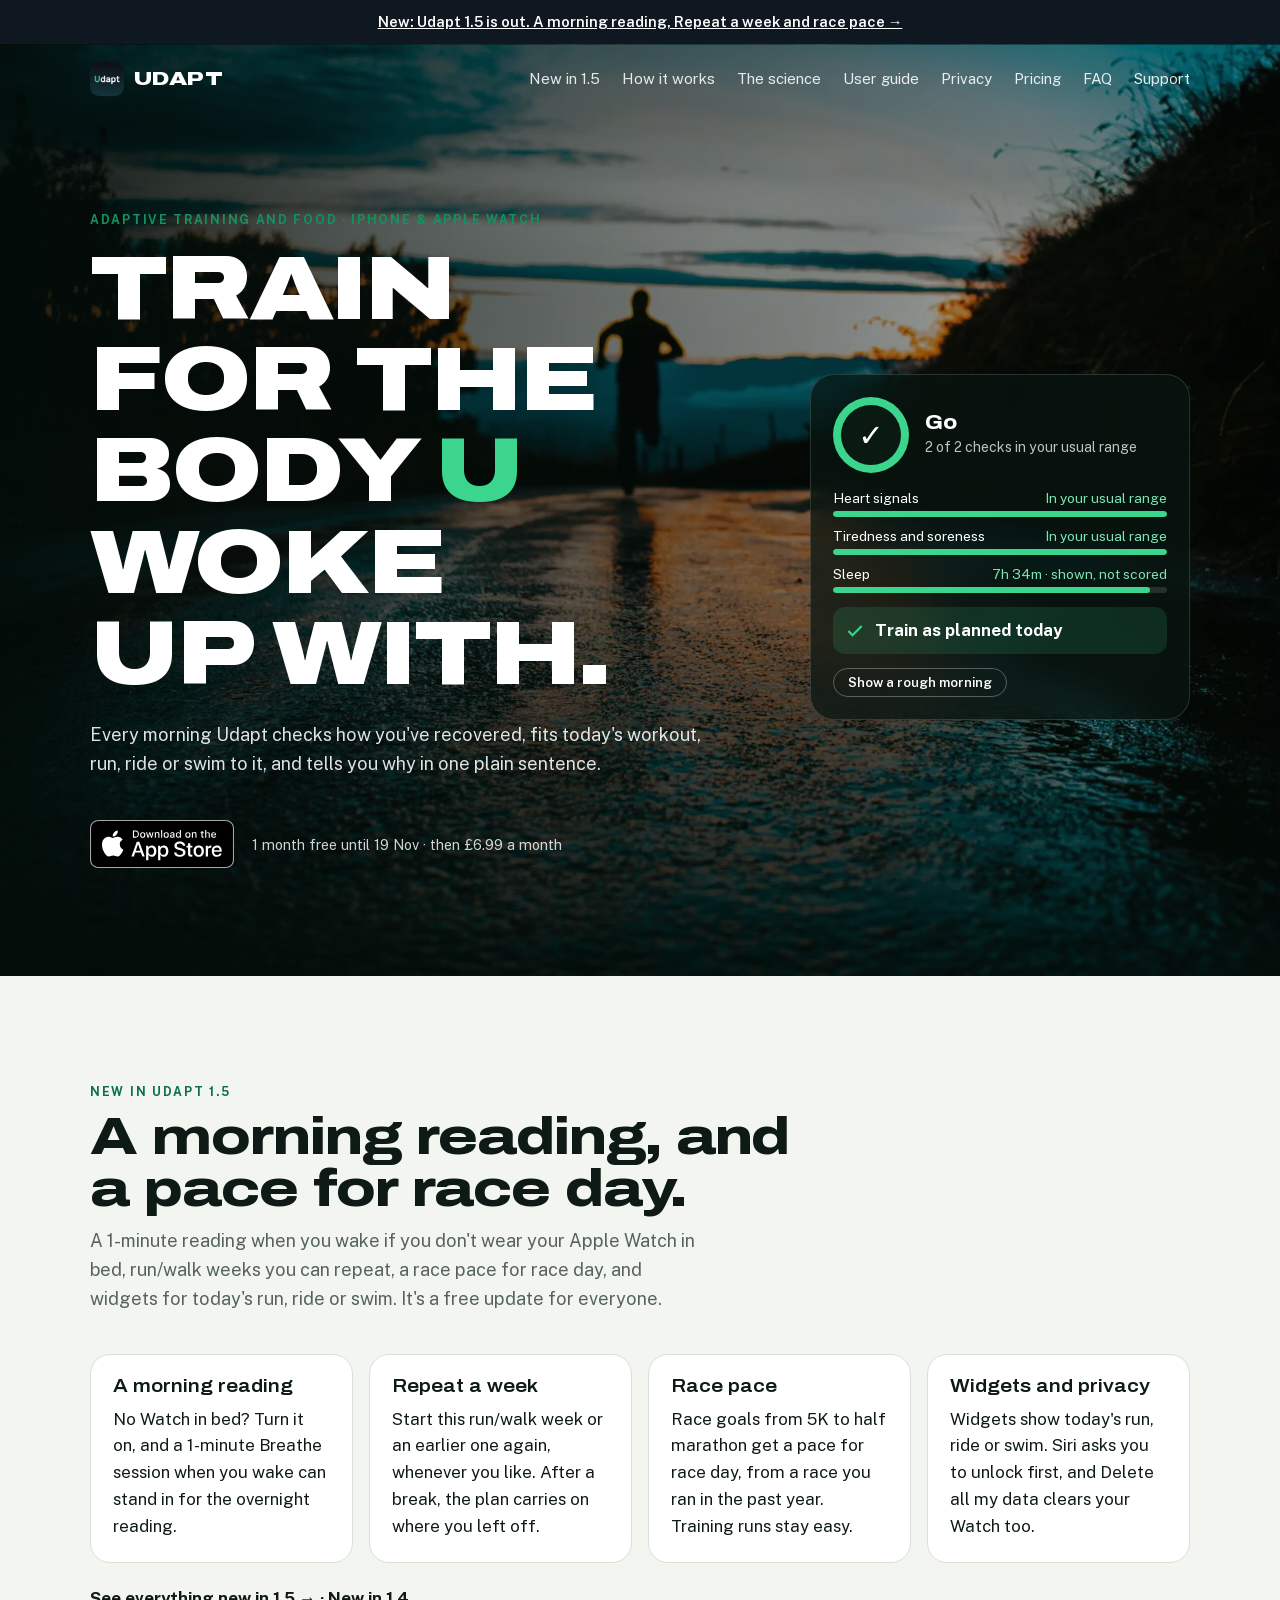
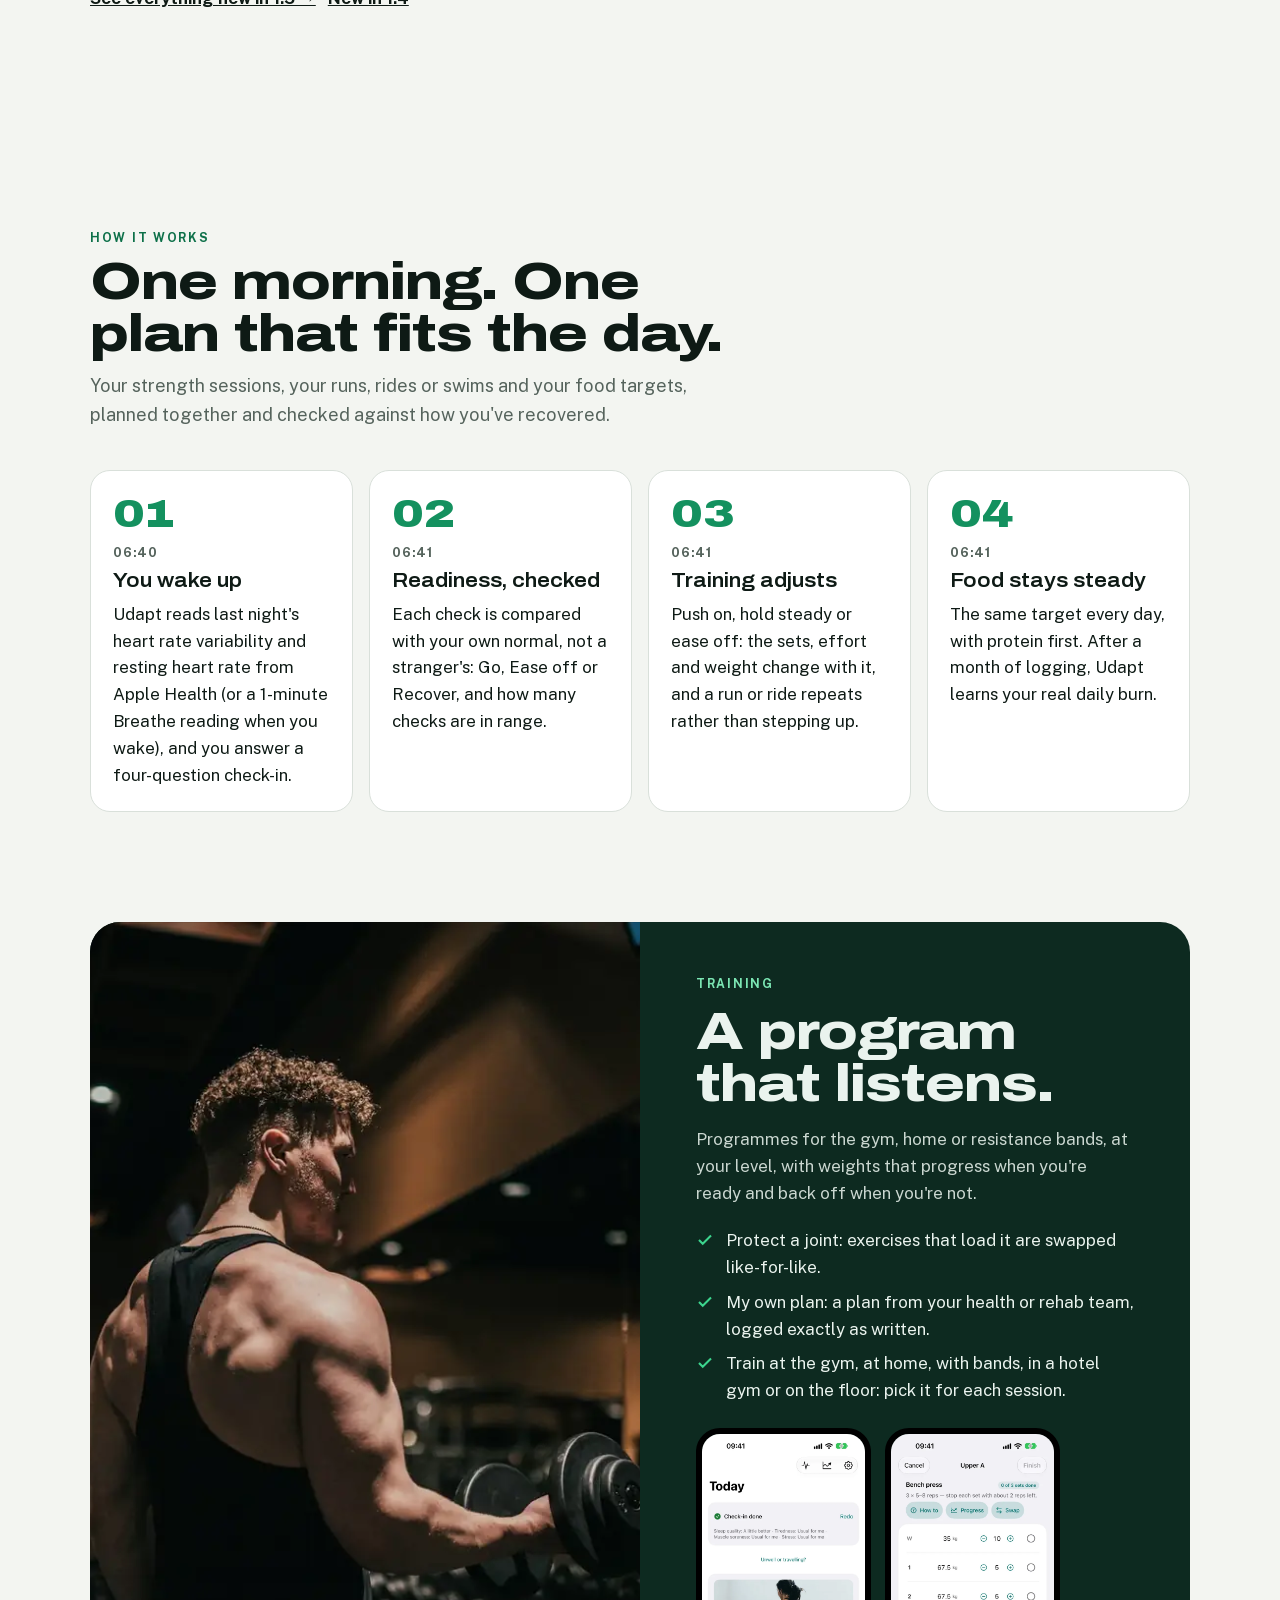
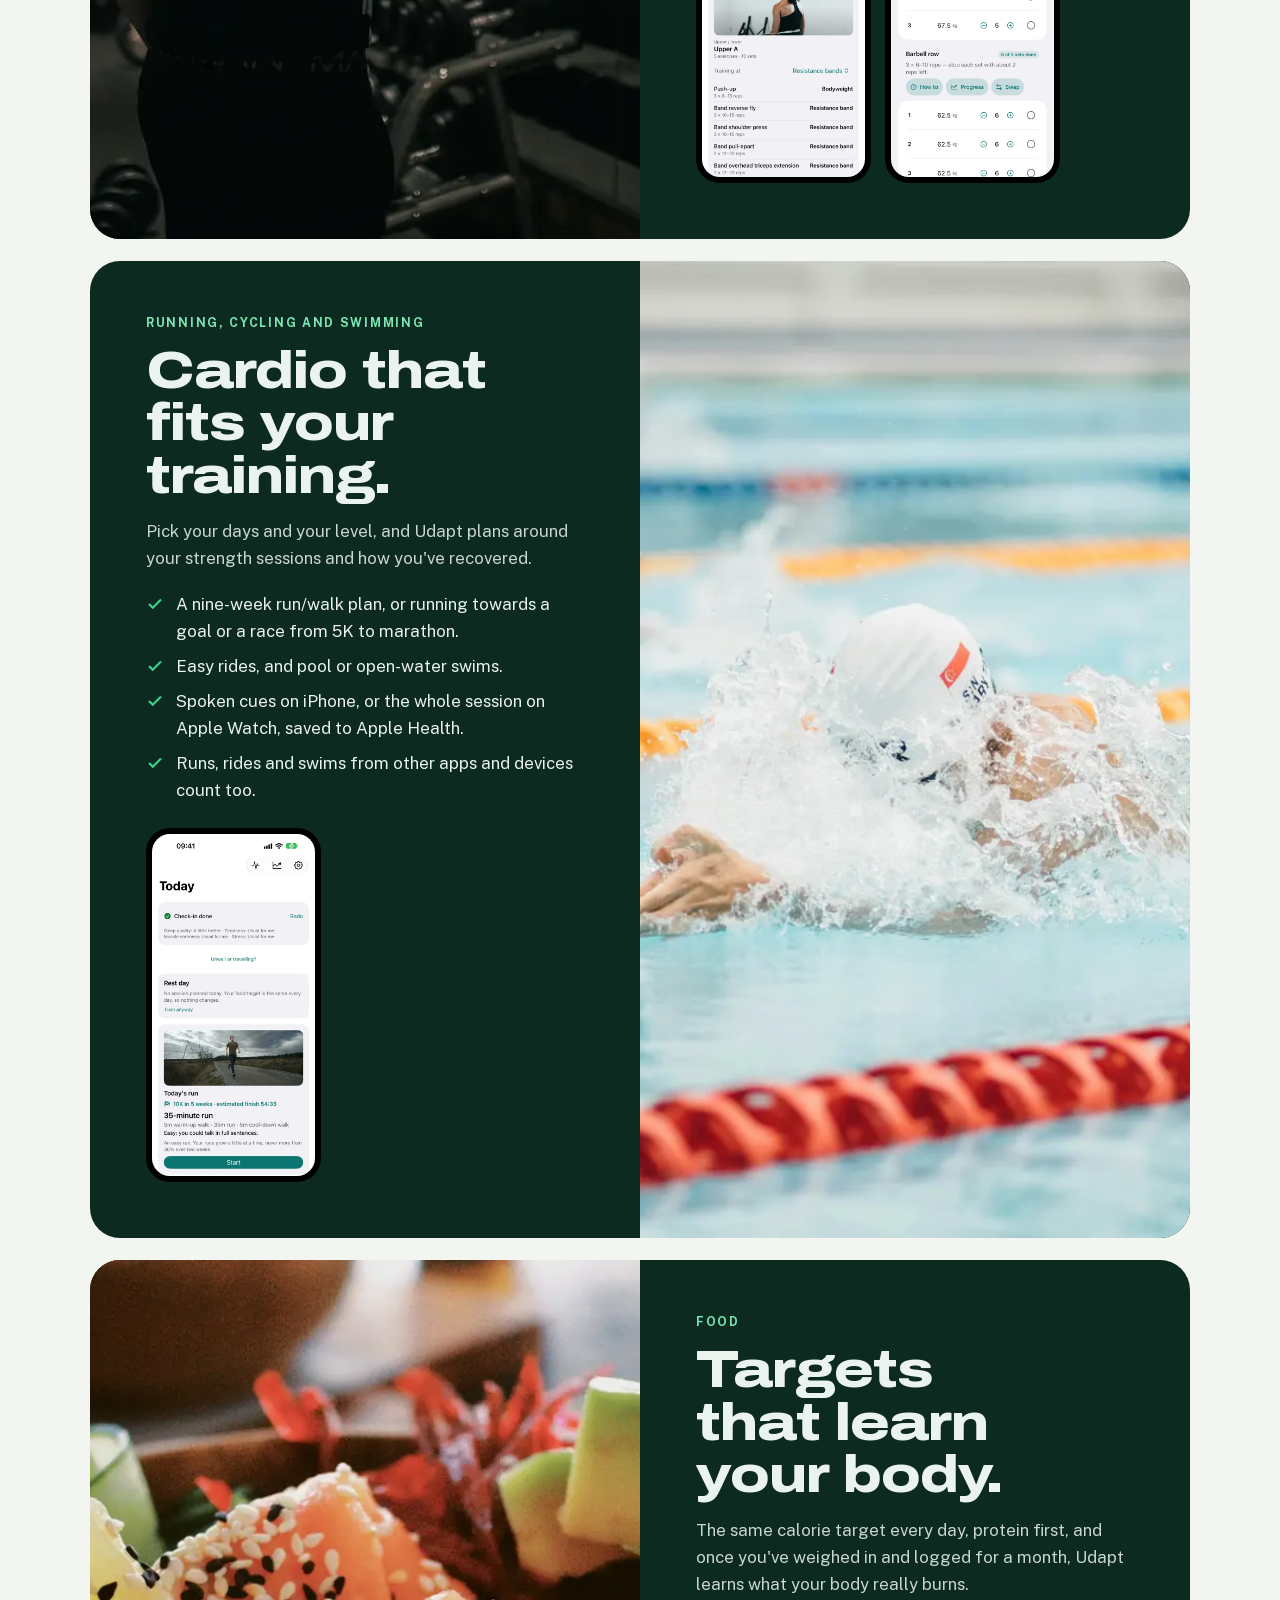
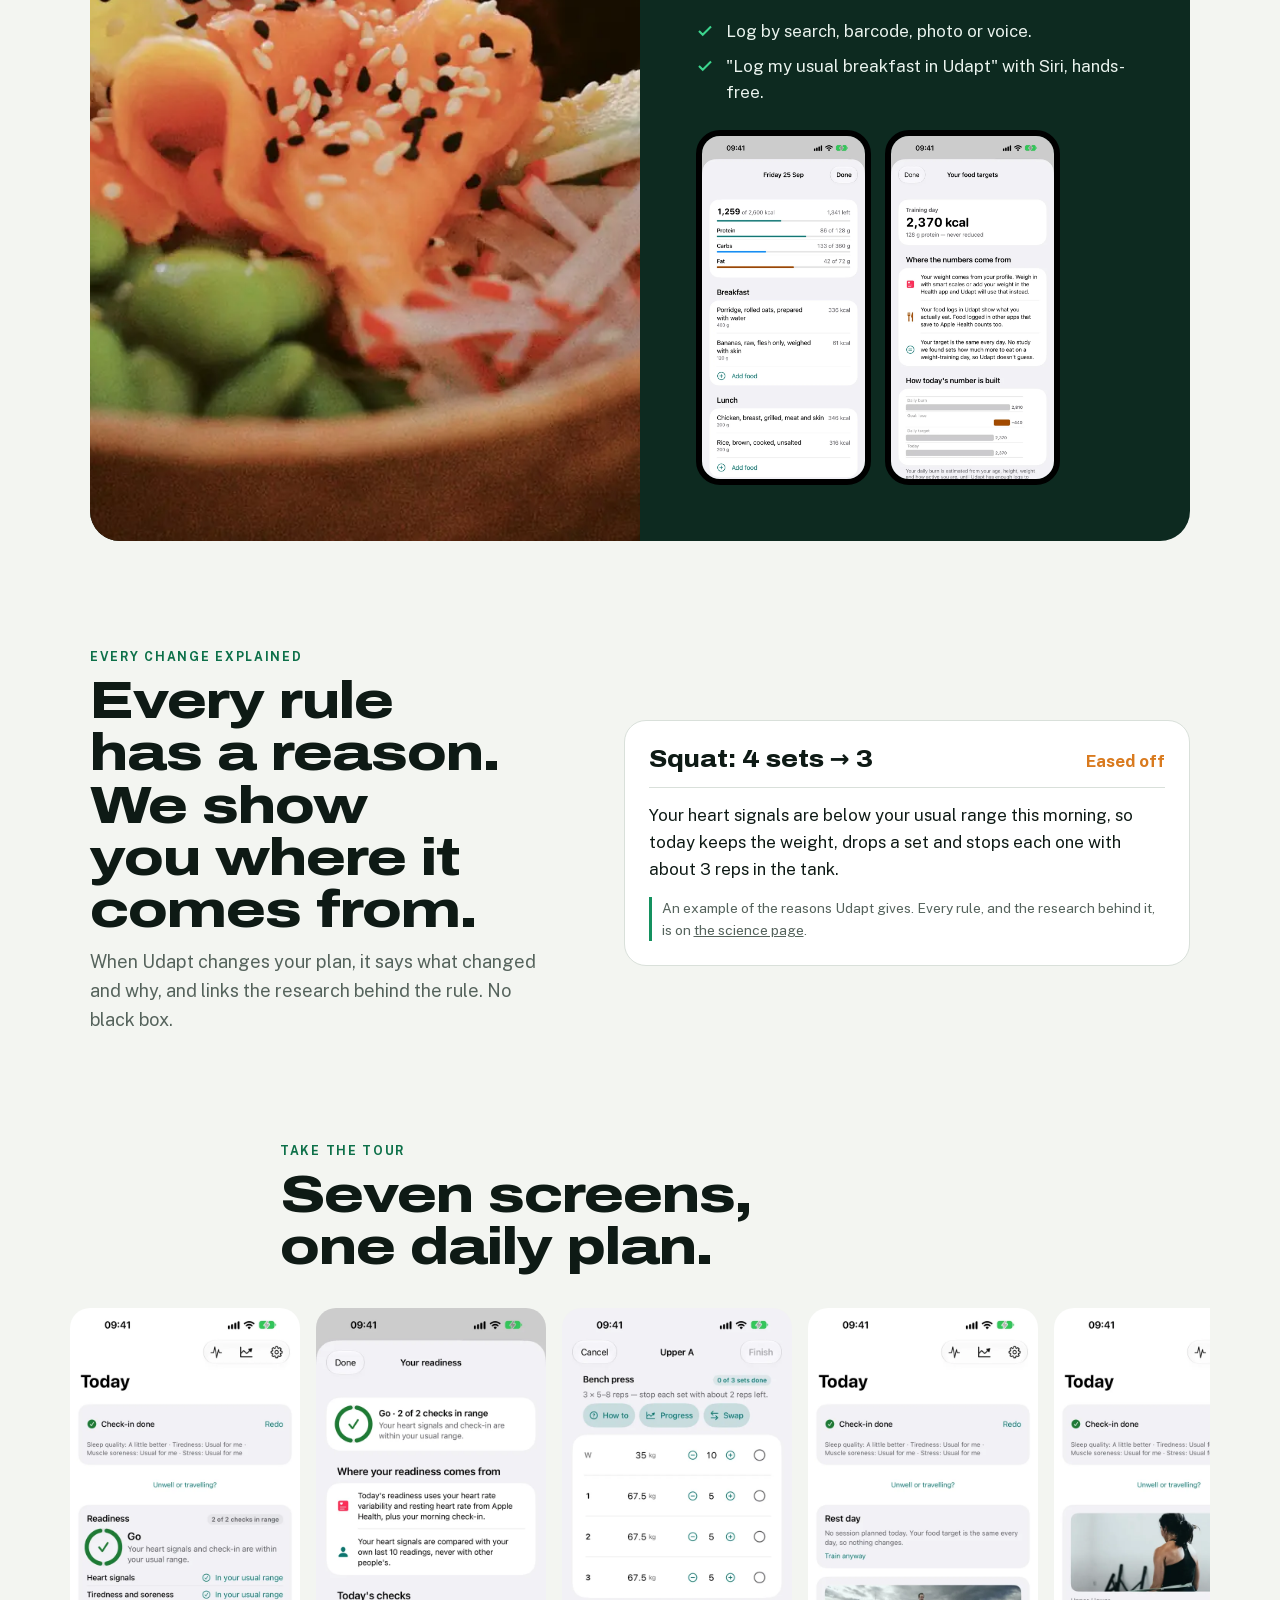
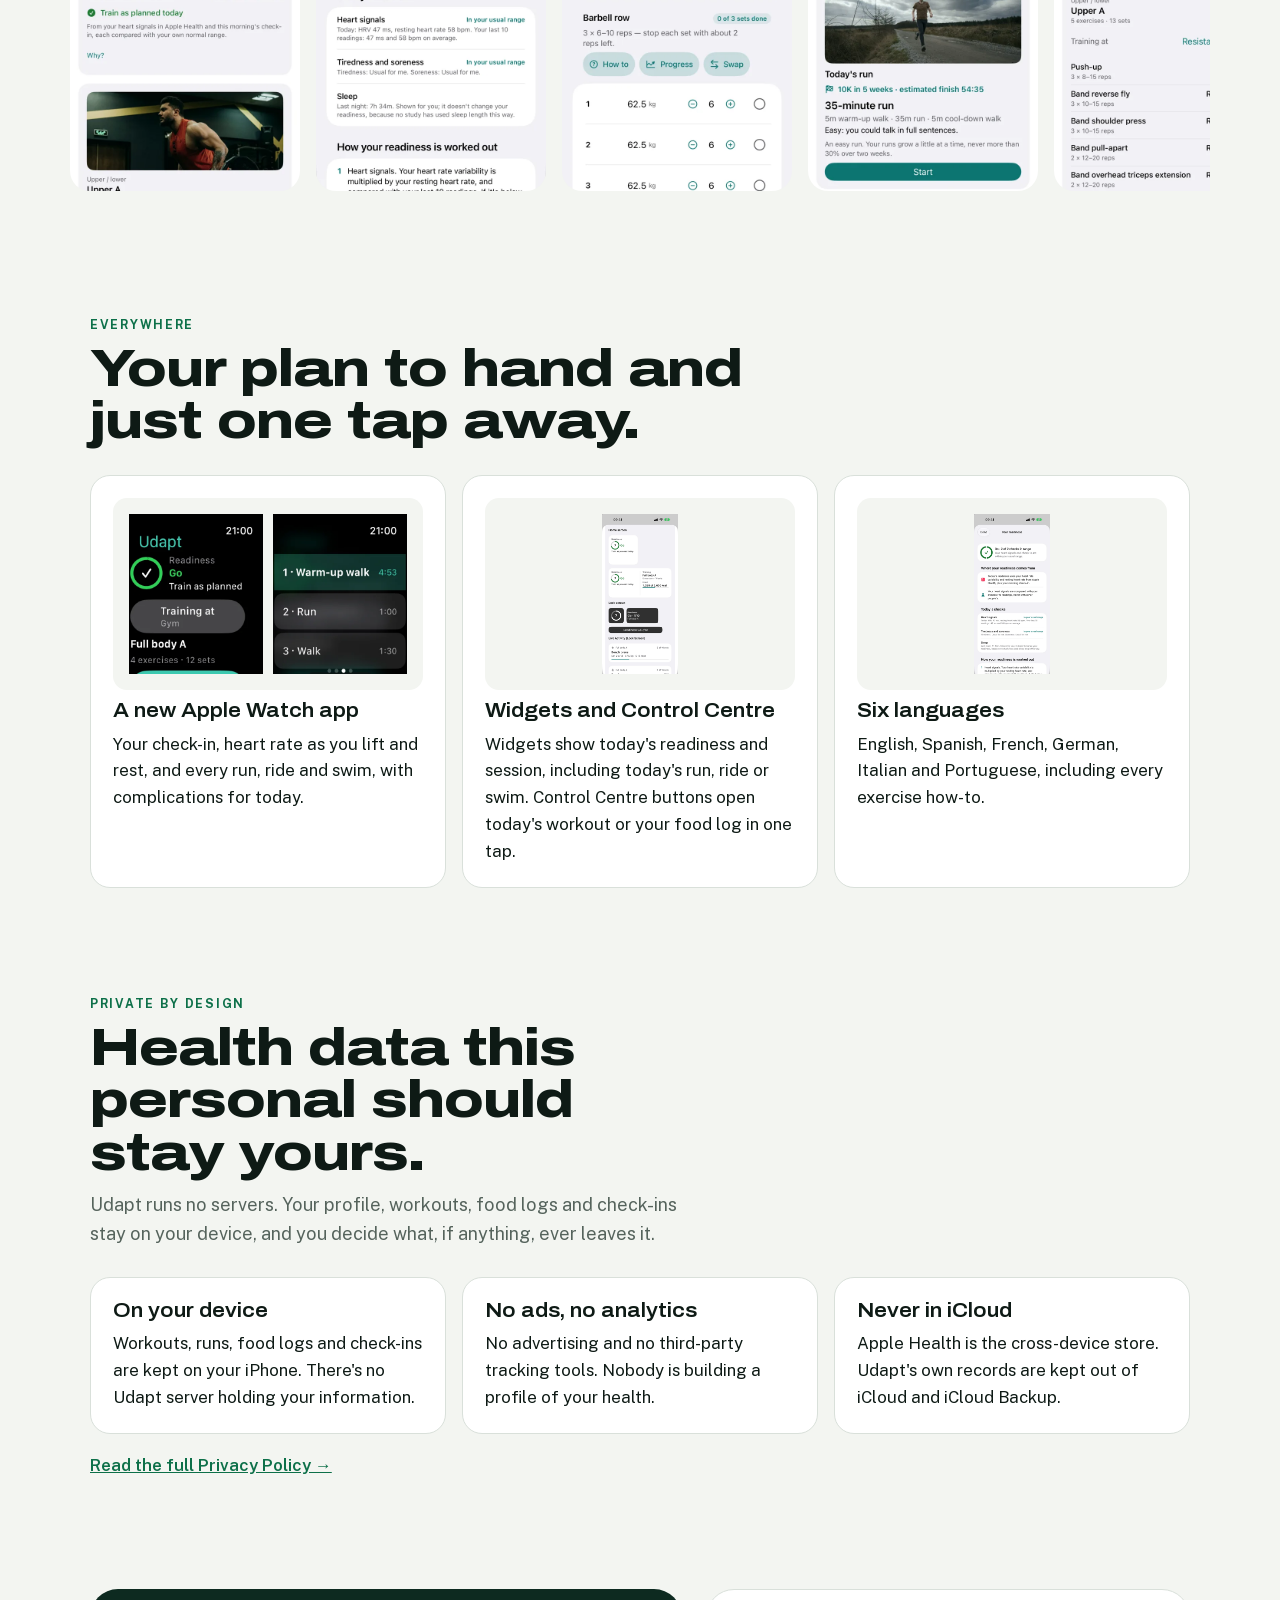
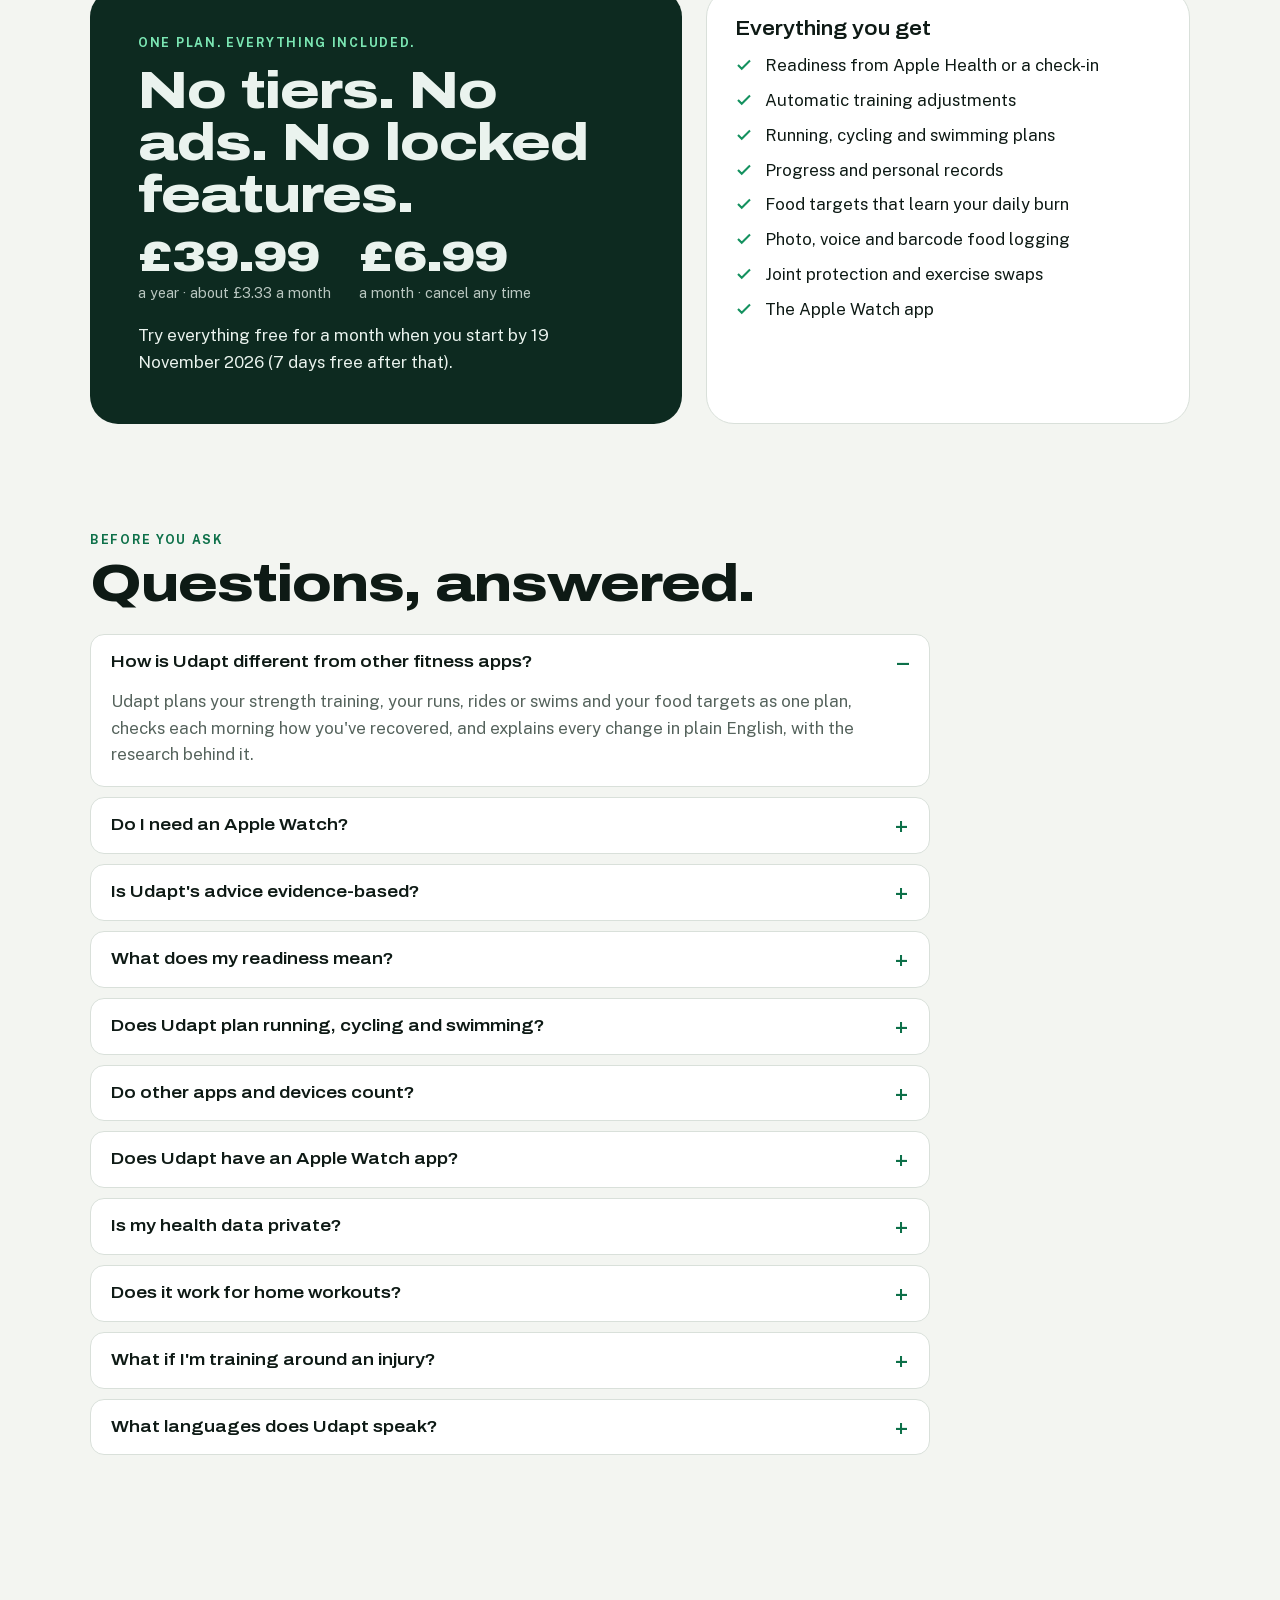
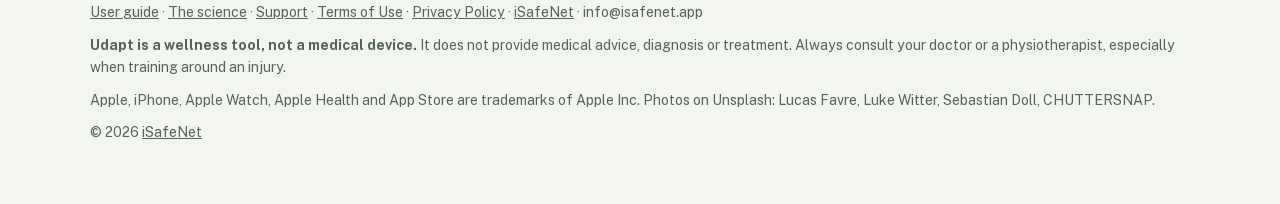
<file: index.html>
<!doctype html>
<html lang="en-GB">
<head>
<meta charset="utf-8">
<meta name="viewport" content="width=device-width,initial-scale=1,viewport-fit=cover">
<title>Udapt: Adaptive Training &amp; Food Plan for iPhone</title>
<meta name="description" content="Udapt plans your strength training, runs, rides and swims around how you've recovered each morning, with food targets and a plain-English reason for every change.">
<meta name="theme-color" content="#159b9a">
<link rel="canonical" href="https://udapt.isafenet.app/">
<link rel="icon" type="image/png" href="images/favicon.png">
<link rel="apple-touch-icon" href="images/apple-touch-icon.png">
<meta name="robots" content="index,follow,max-image-preview:large">
<meta property="og:type" content="website">
<meta property="og:locale" content="en_GB">
<meta property="og:site_name" content="Udapt">
<meta property="og:title" content="Udapt: Adaptive Training &amp; Food Plan for iPhone">
<meta property="og:description" content="One adaptive Daily Plan that reads Apple Health each morning and adjusts today's training and food targets together, with a plain-English reason for every change.">
<meta property="og:url" content="https://udapt.isafenet.app/">
<meta property="og:image" content="https://udapt.isafenet.app/images/og.jpg">
<meta property="og:image:width" content="1200">
<meta property="og:image:height" content="630">
<meta name="twitter:card" content="summary_large_image">
<meta name="twitter:title" content="Udapt: Adaptive Training &amp; Food Plan for iPhone">
<meta name="twitter:description" content="One adaptive Daily Plan that reads Apple Health each morning and adjusts today's training and food targets together, with a plain-English reason for every change.">
<meta name="twitter:image" content="https://udapt.isafenet.app/images/og.jpg">
<script type="application/ld+json">{"@context": "https://schema.org", "@type": "SoftwareApplication", "name": "Udapt", "description": "One plan for strength training, runs, rides, swims and food targets, checked each morning against how you've recovered, with every change explained in plain English.", "applicationCategory": "HealthApplication", "operatingSystem": "iOS, watchOS", "url": "https://udapt.isafenet.app/", "downloadUrl": "https://apps.apple.com/app/udapt-workout-food-planner/id6815828206", "image": "https://udapt.isafenet.app/images/app-icon.png", "publisher": {"@type": "Organization", "@id": "https://isafenet.app/#organization", "name": "iSafeNet", "url": "https://isafenet.app/"}, "offers": [{"@type": "Offer", "name": "Monthly", "price": "6.99", "priceCurrency": "GBP"}, {"@type": "Offer", "name": "Annual", "price": "39.99", "priceCurrency": "GBP"}], "softwareVersion": "1.5", "featureList": ["Daily readiness from Apple Health or a morning check-in", "An optional 1-minute morning reading for people who don't wear Apple Watch in bed", "Training that eases off or progresses with readiness", "Running, cycling and swimming plans for your level", "Race goals from 5K to marathon, with a race pace for race day up to the half marathon", "Train at the gym, at home, with bands, in a hotel gym or on the floor", "Beginner, Intermediate and Experienced levels", "Food targets that learn your daily burn", "GLP-1 mode", "Menopause mode", "Unwell days and travelling", "Progress and personal records", "Joint protection with exercise swaps", "My own plan from a health or rehab team", "Apple Watch app, complications and widgets"]}</script>
<script type="application/ld+json">{"@context": "https://schema.org", "@type": "WebSite", "name": "Udapt", "url": "https://udapt.isafenet.app/", "inLanguage": "en-GB"}</script>
<script type="application/ld+json">{"@context": "https://schema.org", "@type": "FAQPage", "mainEntity": [{"@type": "Question", "name": "How is Udapt different from other fitness apps?", "acceptedAnswer": {"@type": "Answer", "text": "Udapt plans your strength training, your runs, rides or swims and your food targets as one plan, checks each morning how you've recovered, and explains every change in plain English, with the research behind it."}}, {"@type": "Question", "name": "Do I need an Apple Watch?", "acceptedAnswer": {"@type": "Answer", "text": "No. A four-question morning check-in gives you a readiness on its own, and runs and rides work on iPhone. With an Apple Watch, Udapt also uses your heart signals overnight (or, if you don't wear it in bed, a 1-minute Breathe reading when you wake), records swims in the water, and gives you the Watch app."}}, {"@type": "Question", "name": "Is Udapt's advice evidence-based?", "acceptedAnswer": {"@type": "Answer", "text": "Yes. Every rule comes from published research or official guidance, and each is labelled by how directly it applies: Direct, Applied, or Udapt's choice where no study sets a number. The Why? buttons in the app and the Science page show the sources."}}, {"@type": "Question", "name": "What does my readiness mean?", "acceptedAnswer": {"@type": "Answer", "text": "Go, Ease off or Recover, from two checks: your heart signals compared with your own last 10 readings, and your morning check-in. Each check outside your usual range moves the day down a step. There's no score out of 10, because no study gives one."}}, {"@type": "Question", "name": "Does Udapt plan running, cycling and swimming?", "acceptedAnswer": {"@type": "Answer", "text": "Yes: a nine-week run/walk plan, running towards a goal or a race, easy rides, and pool or open-water swims, at your level and on the days you choose, fitted around your strength training."}}, {"@type": "Question", "name": "Do other apps and devices count?", "acceptedAnswer": {"@type": "Answer", "text": "Yes. Runs, rides and swims that other apps and devices save to Apple Health count in your plan, alongside Udapt's own."}}, {"@type": "Question", "name": "Does Udapt have an Apple Watch app?", "acceptedAnswer": {"@type": "Answer", "text": "Yes, included with your subscription: the morning check-in, your readiness and plan, set logging with heart rate and a rest timer, runs, rides and swims, and complications for readiness, today's session and protein."}}, {"@type": "Question", "name": "Is my health data private?", "acceptedAnswer": {"@type": "Answer", "text": "Udapt is built on-device. Your health data, profile, workouts and food logs stay on your iPhone (and your own Apple Watch, if you use the Watch app), with one disclosed exception: scanning a barcode sends only the barcode number to Open Food Facts, a nonprofit food database."}}, {"@type": "Question", "name": "Does it work for home workouts?", "acceptedAnswer": {"@type": "Answer", "text": "Yes. Tell Udapt what you have, from a pair of dumbbells to a multi-gym, or train with resistance bands, in a hotel gym or on the floor. You choose where for each session."}}, {"@type": "Question", "name": "What if I'm training around an injury?", "acceptedAnswer": {"@type": "Answer", "text": "Flag a joint you're being careful with in Settings, and Udapt swaps out exercises that load it for a like-for-like alternative where one exists. It's not medical advice: always check with a doctor or health professional about what's safe for you. If your health or rehab team has given you an exercise plan, add it in My own plan: Udapt logs it exactly as it's written and never changes it."}}, {"@type": "Question", "name": "What languages does Udapt speak?", "acceptedAnswer": {"@type": "Answer", "text": "English, Spanish, French, German, Italian and Portuguese (Portugal and Brazil), including every exercise how-to. It follows your iPhone's language. Food search still uses English food names for now."}}]}</script>
<meta name="apple-itunes-app" content="app-id=6815828206">
<link rel="preload" href="fonts/archivo-normal-latin.woff2" as="font" type="font/woff2" crossorigin>
<style>
/* latin-ext */
@font-face {
  font-family: 'Archivo';
  font-style: normal;
  font-weight: 600 900;
  font-stretch: 112% 125%;
  font-display: swap;
  src: url(fonts/archivo-normal-latin-ext.woff2) format('woff2');
  unicode-range: U+0100-02BA, U+02BD-02C5, U+02C7-02CC, U+02CE-02D7, U+02DD-02FF, U+0304, U+0308, U+0329, U+1D00-1DBF, U+1E00-1E9F, U+1EF2-1EFF, U+2020, U+20A0-20AB, U+20AD-20C0, U+2113, U+2C60-2C7F, U+A720-A7FF;
}
/* latin */
@font-face {
  font-family: 'Archivo';
  font-style: normal;
  font-weight: 600 900;
  font-stretch: 112% 125%;
  font-display: swap;
  src: url(fonts/archivo-normal-latin.woff2) format('woff2');
  unicode-range: U+0000-00FF, U+0131, U+0152-0153, U+02BB-02BC, U+02C6, U+02DA, U+02DC, U+0304, U+0308, U+0329, U+2000-206F, U+20AC, U+2122, U+2191, U+2193, U+2212, U+2215, U+FEFF, U+FFFD;
}
/* latin-ext */
@font-face {
  font-family: 'Public Sans';
  font-style: normal;
  font-weight: 400 700;
  font-display: swap;
  src: url(fonts/public-sans-normal-latin-ext.woff2) format('woff2');
  unicode-range: U+0100-02BA, U+02BD-02C5, U+02C7-02CC, U+02CE-02D7, U+02DD-02FF, U+0304, U+0308, U+0329, U+1D00-1DBF, U+1E00-1E9F, U+1EF2-1EFF, U+2020, U+20A0-20AB, U+20AD-20C0, U+2113, U+2C60-2C7F, U+A720-A7FF;
}
/* latin */
@font-face {
  font-family: 'Public Sans';
  font-style: normal;
  font-weight: 400 700;
  font-display: swap;
  src: url(fonts/public-sans-normal-latin.woff2) format('woff2');
  unicode-range: U+0000-00FF, U+0131, U+0152-0153, U+02BB-02BC, U+02C6, U+02DA, U+02DC, U+0304, U+0308, U+0329, U+2000-206F, U+20AC, U+2122, U+2191, U+2193, U+2212, U+2215, U+FEFF, U+FFFD;
}

/* Layout: a dawn-road opener with a live readiness card; a four-step morning sequence; wide type, numbers as the hero. */
:root{
  --ground:#F3F5F1; --card:#FFFFFF; --ink:#0E1A15; --ink-soft:#55635C; --line:#D9E0DA;
  --go:#14915F; --go-ink:#0D7049; --caution:#D97A1E; --forest:#0D2A20; --on-forest:#EAF3EE;
  --display:"Archivo", "Arial Black", "Helvetica Neue", system-ui, sans-serif;
  --body:"Public Sans", "Helvetica Neue", Arial, system-ui, sans-serif;
  --wrap:1140px;
}
@media (prefers-color-scheme: dark){:root:not([data-theme="light"]){
  --ground:#09110E; --card:#111D18; --ink:#E8F0EB; --ink-soft:#9EAEA6; --line:#20302A;
  --go:#3CD58E; --go-ink:#7BE6B3; --caution:#F0A257; --forest:#0F2C22; --on-forest:#EAF3EE; color-scheme:dark}}
:root[data-theme="dark"]{
  --ground:#09110E; --card:#111D18; --ink:#E8F0EB; --ink-soft:#9EAEA6; --line:#20302A;
  --go:#3CD58E; --go-ink:#7BE6B3; --caution:#F0A257; --forest:#0F2C22; --on-forest:#EAF3EE; color-scheme:dark}
*{box-sizing:border-box}
html,body{margin:0}
html{scroll-behavior:smooth}
body{background:var(--ground);color:var(--ink);font:400 1.05rem/1.6 var(--body);-webkit-font-smoothing:antialiased}
img{display:block;max-width:100%;height:auto}
p{margin:0}
:focus-visible{outline:3px solid var(--go);outline-offset:3px;border-radius:6px}
.vh{position:absolute;width:1px;height:1px;overflow:hidden;clip:rect(0 0 0 0);white-space:nowrap}
.hero h1 .u{color:#3CD58E}
h1,h2,h3{margin:0;font-family:var(--display);text-wrap:balance;line-height:1.02}
h1{font-variation-settings:"wdth" 125;font-weight:900;font-size:clamp(2.7rem,7.2vw,5.6rem);letter-spacing:-.025em;text-transform:uppercase}
h2{font-variation-settings:"wdth" 125;font-weight:800;font-size:clamp(1.9rem,4.4vw,3.2rem);letter-spacing:-.02em}
h3{font-variation-settings:"wdth" 112;font-weight:600;font-size:1.25rem}
.wrap{max-width:var(--wrap);margin-inline:auto;padding-inline:20px}
.label{font:700 .76rem/1 var(--body);letter-spacing:.14em;text-transform:uppercase;color:var(--go-ink)}
.lede{color:var(--ink-soft);font-size:1.13rem;max-width:56ch}
section{padding-block:clamp(56px,9vw,110px)}
.num{font-variant-numeric:tabular-nums}

.top{position:absolute;inset-inline:0;top:0;z-index:4;padding-top:env(safe-area-inset-top,0px)}
.top .wrap{display:flex;align-items:center;gap:18px;padding-block:18px}
.brand{display:flex;gap:10px;align-items:center;color:#fff;text-decoration:none;font:900 1.2rem var(--display);font-variation-settings:"wdth" 125;letter-spacing:.02em;text-transform:uppercase}
.brand img{width:34px;height:34px;border-radius:9px}
.top nav{margin-left:auto;display:flex;gap:22px}
.top nav a{color:rgba(255,255,255,.88);text-decoration:none;font-size:.94rem}
@media (max-width:760px){.top nav{display:none}}

.store{display:inline-flex;align-items:center;gap:10px;background:#000;color:#fff;text-decoration:none;border-radius:12px;padding:11px 18px 11px 14px;border:1px solid rgba(255,255,255,.28)}
.store svg{width:24px;height:24px;fill:#fff}
.store small{display:block;font-size:.66rem;line-height:1;opacity:.85}
.store b{display:block;font:800 1.08rem/1.1 var(--display);font-variation-settings:"wdth" 112}

.masthead{position:relative}
.new12 .step::before{content:none}
.new12 .step h3{font-size:1.15rem}
.new12 .more{margin-top:22px;font-weight:700}
.new12 .more a{color:inherit}
.hero{position:relative;color:#fff;overflow:hidden;background:#05100c}
.hero::before{content:"";position:absolute;inset:0;background:url(images/photo-dawn-run.webp) center 60%/cover;opacity:.9}
.hero::after{content:"";position:absolute;inset:0;background:linear-gradient(90deg,rgba(3,12,9,.85) 0%,rgba(3,12,9,.45) 55%,rgba(3,12,9,.15) 100%),linear-gradient(0deg,rgba(3,12,9,.7),transparent 40%)}
.hero .wrap{position:relative;z-index:1;display:grid;grid-template-columns:1.15fr .85fr;gap:36px;align-items:center;padding-block:clamp(120px,15vw,170px) clamp(56px,8vw,96px)}
.hero .lede{color:rgba(255,255,255,.88);margin-top:20px}
.hero .label{color:var(--go)}
.hero-copy{display:grid;gap:0;min-width:0}
.hero-copy .label{margin-bottom:18px}
.cta{display:flex;flex-wrap:wrap;gap:14px 18px;align-items:center;margin-top:30px}
.cta span{font-size:.9rem;color:rgba(255,255,255,.82)}
@media (max-width:880px){.hero .wrap{grid-template-columns:1fr}}

/* live readiness card */
.ready{background:rgba(9,22,17,.72);backdrop-filter:blur(14px);-webkit-backdrop-filter:blur(14px);border:1px solid rgba(255,255,255,.14);border-radius:24px;padding:22px;display:grid;gap:14px;width:min(380px,100%);justify-self:end}
.ready .head{display:flex;align-items:center;gap:16px}
.gauge{width:76px;height:76px;flex:none;border-radius:50%;background:conic-gradient(#3CD58E calc(var(--v)*1%),rgba(255,255,255,.14) 0);display:grid;place-items:center}
.gauge span{width:60px;height:60px;border-radius:50%;background:#0b1913;display:grid;place-items:center;font:900 1.9rem var(--display)}
.ready .head b{display:block;font:800 1.25rem var(--display);font-variation-settings:"wdth" 112}
.ready .head small{color:rgba(255,255,255,.75);font-size:.88rem}
.sig{display:grid;gap:8px}
.sig div{display:grid;grid-template-columns:1fr auto;gap:2px 10px;font-size:.86rem}
.sig i{grid-column:1/-1;height:6px;border-radius:9px;background:rgba(255,255,255,.12);overflow:hidden;display:block}
.sig i::before{content:"";display:block;height:100%;width:var(--w);background:#3CD58E;border-radius:9px;transition:width 1.2s ease}
.sig .low i::before{background:#F0A257}
.sig em{font-style:normal;color:#7BE6B3}
.sig .low em{color:#F0A257}
.verdict{display:flex;gap:10px;align-items:center;background:rgba(60,213,142,.14);border-radius:12px;padding:10px 12px;font-weight:700}
.verdict svg{width:20px;height:20px;stroke:#3CD58E;fill:none;stroke-width:2.6}
.ready button{justify-self:start;background:none;border:1px solid rgba(255,255,255,.3);color:#fff;border-radius:999px;padding:6px 14px;font:600 .82rem var(--body);cursor:pointer}

/* morning sequence */
.steps{display:grid;grid-template-columns:repeat(4,1fr);gap:16px;margin-top:40px;counter-reset:s}
.step{background:var(--card);border:1px solid var(--line);border-radius:20px;padding:22px;display:grid;gap:10px;align-content:start;counter-increment:s}
.step::before{content:counter(s,decimal-leading-zero);font:900 2.4rem var(--display);font-variation-settings:"wdth" 125;color:var(--go)}
.step .time{font:700 .82rem var(--body);color:var(--ink-soft);letter-spacing:.06em}
@media (max-width:900px){.steps{grid-template-columns:1fr 1fr}}
@media (max-width:520px){.steps{grid-template-columns:1fr}}

/* split panels */
.split{display:grid;grid-template-columns:1fr 1fr;border-radius:30px;overflow:hidden;background:var(--forest);color:var(--on-forest)}
.split .photo{min-height:360px;background-size:cover;background-position:center}
.split .copy{padding:clamp(28px,5vw,56px);display:grid;gap:16px;align-content:center;min-width:0}
.split .copy .label{color:#7BE6B3}
.split .copy p{color:rgba(234,243,238,.86)}
.split .shots{display:flex;gap:14px;margin-top:8px}
.split .shots img{width:min(180px,40%);border-radius:24px;border:6px solid #000}
.split.flip .photo{order:2}
@media (max-width:860px){.split{grid-template-columns:1fr}.split.flip .photo{order:0}}
.split + .split{margin-top:22px}

.ticks{list-style:none;padding:0;margin:4px 0 0;display:grid;gap:8px}
.ticks li{display:grid;grid-template-columns:20px 1fr;gap:10px}
.ticks svg{width:18px;height:18px;stroke:#3CD58E;fill:none;stroke-width:2.8;margin-top:4px}

/* explained */
.explain{display:grid;grid-template-columns:.9fr 1.1fr;gap:clamp(28px,6vw,70px);align-items:center}
.reason{background:var(--card);border:1px solid var(--line);border-radius:22px;padding:24px;display:grid;gap:14px}
.reason .change{display:flex;justify-content:space-between;gap:12px;align-items:baseline;border-bottom:1px solid var(--line);padding-bottom:12px}
.reason .change b{font:800 1.5rem var(--display);font-variation-settings:"wdth" 112}
.reason .delta{color:var(--caution);font-weight:700}
.reason cite{font-style:normal;font-size:.86rem;color:var(--ink-soft);border-left:3px solid var(--go);padding-left:10px}
@media (max-width:860px){.explain{grid-template-columns:1fr}}

/* gallery */
.strip{display:grid;grid-auto-flow:column;grid-auto-columns:min(230px,60vw);gap:16px;overflow-x:auto;scroll-snap-type:x mandatory;padding:6px 20px 18px;max-width:var(--wrap);margin-inline:auto}
.strip img{border-radius:20px;scroll-snap-align:start}

/* watch + extras */
.extras{display:grid;grid-template-columns:repeat(3,1fr);gap:16px}
.extra{background:var(--card);border:1px solid var(--line);border-radius:20px;padding:22px;display:grid;gap:10px;align-content:start}
.extra .pics{display:flex;gap:10px;justify-content:center;background:var(--ground);border-radius:14px;padding:16px;min-height:190px;align-items:center}
.extra .pics img{max-height:160px;width:auto}
@media (max-width:860px){.extras{grid-template-columns:1fr}}

/* price */
.price{display:grid;grid-template-columns:1.1fr .9fr;gap:24px;align-items:stretch}
.price .one{background:var(--forest);color:var(--on-forest);border-radius:28px;padding:clamp(26px,5vw,48px);display:grid;gap:16px}
.price .one .label{color:#7BE6B3}
.amount{display:flex;gap:28px;flex-wrap:wrap}
.amount div b{display:block;font:900 2.6rem/1 var(--display);font-variation-settings:"wdth" 125}
.amount div span{font-size:.9rem;color:rgba(234,243,238,.78)}
.price .incl{background:var(--card);border:1px solid var(--line);border-radius:28px;padding:28px}
@media (max-width:860px){.price{grid-template-columns:1fr}}

.faq{display:grid;gap:10px;max-width:840px}
.faq details{background:var(--card);border:1px solid var(--line);border-radius:14px;padding:2px 20px}
.faq summary{cursor:pointer;list-style:none;display:flex;justify-content:space-between;gap:14px;padding-block:15px;font:600 1.05rem var(--display);font-variation-settings:"wdth" 112}
.faq summary::after{content:"+";color:var(--go-ink);font-size:1.3rem;line-height:1}
.faq details[open] summary::after{content:"–"}
.faq p{color:var(--ink-soft);padding-bottom:16px}
.head{display:grid;gap:12px;max-width:760px}

footer{padding-block:36px 60px;color:var(--ink-soft);font-size:.88rem}
footer a{color:inherit}
footer .wrap{display:grid;gap:10px}
@media (prefers-reduced-motion:reduce){.sig i::before{transition:none}}
</style>
<style>/* Apple's App Store badge, as supplied: 48 px high, a quarter of its height clear round it */.store-badge{display:inline-block;padding:12px 0;line-height:0}.store-badge img{display:block;height:48px;width:auto}.store-text{font-weight:700;color:inherit;text-decoration:underline;text-underline-offset:3px}</style>
</head>
<body>

<p style="margin:0;padding:10px 16px;text-align:center;background:#0f1720;color:#fff;font-weight:600;font-size:.92rem"><a href="udapt-1-5.html" style="color:#fff">New: Udapt 1.5 is out. A morning reading, Repeat a week and race pace &rarr;</a></p>
<div class="masthead">
<div class="top">
  <div class="wrap">
    <a class="brand" href="#top"><img src="images/icon-192.png" alt="">Udapt</a>
    <nav aria-label="Main"><a href="#new">New in 1.5</a><a href="#how">How it works</a><a href="science.html">The science</a><a href="guide.html">User guide</a><a href="#privacy">Privacy</a><a href="#pricing">Pricing</a><a href="#faq">FAQ</a><a href="support.html">Support</a></nav>
  </div>
</div>

<header class="hero" id="top">
  <div class="wrap">
    <div class="hero-copy">
      <p class="label">Adaptive training and food · iPhone &amp; Apple Watch</p>
      <h1>Train for the body <span class="u" aria-hidden="true">U</span><span class="vh">you</span> woke up with.</h1>
      <p class="lede">Every morning Udapt checks how you've recovered, fits today's workout, run, ride or swim to it, and tells you why in one plain sentence.</p>
      <div class="cta">
        <a class="store-badge" href="https://apps.apple.com/app/udapt-workout-food-planner/id6815828206"><img src="images/app-store-badge-en-gb.svg" alt="Download on the App Store" width="144" height="48"></a>
        <span>1 month free until 19 Nov · then £6.99 a month</span>
      </div>
    </div>
    <div class="ready" aria-live="polite" id="ready">
      <div class="head">
        <div class="gauge" id="gauge" style="--v:100"><span class="num" id="score" aria-hidden="true">&#10003;</span></div>
        <div><b id="headline">Go</b><small id="sub">2 of 2 checks in your usual range</small></div>
      </div>
      <div class="sig" id="sig">
        <div><span>Heart signals</span><em>In your usual range</em><i style="--w:100%"></i></div>
        <div><span>Tiredness and soreness</span><em>In your usual range</em><i style="--w:100%"></i></div>
        <div><span>Sleep</span><em>7h 34m &middot; shown, not scored</em><i style="--w:95%"></i></div>
      </div>
      <p class="verdict"><svg viewBox="0 0 24 24"><path d="M20 6 9 17l-5-5"/></svg><span id="verdict">Train as planned today</span></p>
      <button type="button" id="swap">Show a rough morning</button>
    </div>
  </div>
</header>
</div>

<section id="new" class="new12">
  <div class="wrap">
    <div class="head">
      <p class="label">New in Udapt 1.5</p>
      <h2>A morning reading, and a pace for race day.</h2>
      <p class="lede">A 1-minute reading when you wake if you don't wear your Apple Watch in bed, run/walk weeks you can repeat, a race pace for race day, and widgets for today's run, ride or swim. It's a free update for everyone.</p>
    </div>
    <div class="steps">
      <div class="step"><h3>A morning reading</h3><p>No Watch in bed? Turn it on, and a 1-minute Breathe session when you wake can stand in for the overnight reading.</p></div>
      <div class="step"><h3>Repeat a week</h3><p>Start this run/walk week or an earlier one again, whenever you like. After a break, the plan carries on where you left off.</p></div>
      <div class="step"><h3>Race pace</h3><p>Race goals from 5K to half marathon get a pace for race day, from a race you ran in the past year. Training runs stay easy.</p></div>
      <div class="step"><h3>Widgets and privacy</h3><p>Widgets show today's run, ride or swim. Siri asks you to unlock first, and Delete all my data clears your Watch too.</p></div>
    </div>
    <p class="more"><a href="udapt-1-5.html">See everything new in 1.5 &rarr;</a> · <a href="udapt-1-4.html">New in 1.4</a></p>
  </div>
</section>

<section id="how">
  <div class="wrap">
    <div class="head">
      <p class="label">How it works</p>
      <h2>One morning. One plan that fits the day.</h2>
      <p class="lede">Your strength sessions, your runs, rides or swims and your food targets, planned together and checked against how you've recovered.</p>
    </div>
    <div class="steps">
      <div class="step"><span class="time">06:40</span><h3>You wake up</h3><p>Udapt reads last night's heart rate variability and resting heart rate from Apple Health (or a 1-minute Breathe reading when you wake), and you answer a four-question check-in.</p></div>
      <div class="step"><span class="time">06:41</span><h3>Readiness, checked</h3><p>Each check is compared with your own normal, not a stranger's: Go, Ease off or Recover, and how many checks are in range.</p></div>
      <div class="step"><span class="time">06:41</span><h3>Training adjusts</h3><p>Push on, hold steady or ease off: the sets, effort and weight change with it, and a run or ride repeats rather than stepping up.</p></div>
      <div class="step"><span class="time">06:41</span><h3>Food stays steady</h3><p>The same target every day, with protein first. After a month of logging, Udapt learns your real daily burn.</p></div>
    </div>
  </div>
</section>

<section id="training" style="padding-top:0">
  <div class="wrap">
    <article class="split">
      <div class="photo" style="background-image:url(images/photo-gym.webp)" role="img" aria-label="A man training with a dumbbell in a dark gym"></div>
      <div class="copy">
        <p class="label">Training</p>
        <h2>A program that listens.</h2>
        <p>Programmes for the gym, home or resistance bands, at your level, with weights that progress when you're ready and back off when you're not.</p>
        <ul class="ticks">
          <li><svg viewBox="0 0 24 24"><path d="M20 6 9 17l-5-5"/></svg><span>Protect a joint: exercises that load it are swapped like-for-like.</span></li>
          <li><svg viewBox="0 0 24 24"><path d="M20 6 9 17l-5-5"/></svg><span>My own plan: a plan from your health or rehab team, logged exactly as written.</span></li>
          <li><svg viewBox="0 0 24 24"><path d="M20 6 9 17l-5-5"/></svg><span>Train at the gym, at home, with bands, in a hotel gym or on the floor: pick it for each session.</span></li>
        </ul>
        <div class="shots"><img src="images/flat-v13-anywhere.webp" alt="Today's training with resistance bands" loading="lazy"><img src="images/flat13-workout.webp" alt="Workout in progress" loading="lazy"></div>
      </div>
    </article>
    <article class="split flip" id="cardio">
      <div class="photo" style="background-image:url(images/photo-v13-swim.webp)" role="img" aria-label="A swimmer in a pool lane"></div>
      <div class="copy">
        <p class="label">Running, cycling and swimming</p>
        <h2>Cardio that fits your training.</h2>
        <p>Pick your days and your level, and Udapt plans around your strength sessions and how you've recovered.</p>
        <ul class="ticks">
          <li><svg viewBox="0 0 24 24"><path d="M20 6 9 17l-5-5"/></svg><span>A nine-week run/walk plan, or running towards a goal or a race from 5K to marathon.</span></li>
          <li><svg viewBox="0 0 24 24"><path d="M20 6 9 17l-5-5"/></svg><span>Easy rides, and pool or open-water swims.</span></li>
          <li><svg viewBox="0 0 24 24"><path d="M20 6 9 17l-5-5"/></svg><span>Spoken cues on iPhone, or the whole session on Apple Watch, saved to Apple Health.</span></li>
          <li><svg viewBox="0 0 24 24"><path d="M20 6 9 17l-5-5"/></svg><span>Runs, rides and swims from other apps and devices count too.</span></li>
        </ul>
        <div class="shots"><img src="images/flat-v13-run.webp" alt="Today's run with a race countdown" loading="lazy"></div>
      </div>
    </article>
    <article class="split" id="food">
      <div class="photo" style="background-image:url(images/photo-food.webp)" role="img" aria-label="A salmon poke bowl with edamame and avocado"></div>
      <div class="copy">
        <p class="label">Food</p>
        <h2>Targets that learn your body.</h2>
        <p>The same calorie target every day, protein first, and once you've weighed in and logged for a month, Udapt learns what your body really burns.</p>
        <ul class="ticks">
          <li><svg viewBox="0 0 24 24"><path d="M20 6 9 17l-5-5"/></svg><span>Log by search, barcode, photo or voice.</span></li>
          <li><svg viewBox="0 0 24 24"><path d="M20 6 9 17l-5-5"/></svg><span>"Log my usual breakfast in Udapt" with Siri, hands-free.</span></li>
        </ul>
        <div class="shots"><img src="images/flat-food.webp" alt="Food log screen" loading="lazy"><img src="images/flat13-fuel.webp" alt="Food target explained" loading="lazy"></div>
      </div>
    </article>
  </div>
</section>

<section style="padding-top:0">
  <div class="wrap explain">
    <div class="head">
      <p class="label">Every change explained</p>
      <h2>Every rule has a reason. We show you where it comes from.</h2>
      <p class="lede">When Udapt changes your plan, it says what changed and why, and links the research behind the rule. No black box.</p>
    </div>
    <div class="reason">
      <div class="change"><b>Squat: 4 sets → 3</b><span class="delta">Eased off</span></div>
      <p>Your heart signals are below your usual range this morning, so today keeps the weight, drops a set and stops each one with about 3 reps in the tank.</p>
      <cite>An example of the reasons Udapt gives. Every rule, and the research behind it, is on <a href="science.html" style="color:inherit">the science page</a>.</cite>
    </div>
  </div>
</section>

<section style="padding-top:0" aria-labelledby="tour">
  <div class="wrap head" style="margin-bottom:28px"><p class="label">Take the tour</p><h2 id="tour">Seven screens, one daily plan.</h2></div>
  <div class="strip" tabindex="0" aria-label="App screenshots, scroll sideways">
    <img src="images/flat13-today.webp" alt="Today: readiness and training" loading="lazy">
    <img src="images/flat13-readiness.webp" alt="Your readiness explained" loading="lazy">
    <img src="images/flat13-workout.webp" alt="A workout" loading="lazy">
    <img src="images/flat-v13-run.webp" alt="Today's run" loading="lazy">
    <img src="images/flat-v13-anywhere.webp" alt="Training anywhere" loading="lazy">
    <img src="images/flat-v13-progress.webp" alt="Progress" loading="lazy">
    <img src="images/flat13-fuel.webp" alt="Food targets explained" loading="lazy">
  </div>
</section>

<section style="padding-top:0">
  <div class="wrap">
    <div class="head" style="margin-bottom:28px"><p class="label">Everywhere</p><h2>Your plan to hand and just one tap away.</h2></div>
    <div class="extras">
      <div class="extra"><div class="pics"><img src="images/watch-v13-today.webp" alt="Apple Watch: readiness and today's workout" loading="lazy"><img src="images/watch-v13-intervals.webp" alt="Apple Watch: a run's intervals" loading="lazy"></div><h3>A new Apple Watch app</h3><p>Your check-in, heart rate as you lift and rest, and every run, ride and swim, with complications for today.</p></div>
      <div class="extra"><div class="pics"><img src="images/flat-widgets.webp" alt="Widgets" loading="lazy"></div><h3>Widgets and Control Centre</h3><p>Widgets show today's readiness and session, including today's run, ride or swim. Control Centre buttons open today's workout or your food log in one tap.</p></div>
      <div class="extra"><div class="pics"><img src="images/flat13-readiness.webp" alt="Readiness detail" loading="lazy"></div><h3>Six languages</h3><p>English, Spanish, French, German, Italian and Portuguese, including every exercise how-to.</p></div>
    </div>
  </div>
</section>

<section id="privacy" style="padding-top:0">
  <div class="wrap">
    <div class="head" style="margin-bottom:28px"><p class="label">Private by design</p><h2>Health data this personal should stay yours.</h2>
      <p class="lede">Udapt runs no servers. Your profile, workouts, food logs and check-ins stay on your device, and you decide what, if anything, ever leaves it.</p></div>
    <div class="extras">
      <div class="extra"><h3>On your device</h3><p>Workouts, runs, food logs and check-ins are kept on your iPhone. There's no Udapt server holding your information.</p></div>
      <div class="extra"><h3>No ads, no analytics</h3><p>No advertising and no third-party tracking tools. Nobody is building a profile of your health.</p></div>
      <div class="extra"><h3>Never in iCloud</h3><p>Apple Health is the cross-device store. Udapt's own records are kept out of iCloud and iCloud Backup.</p></div>
    </div>
    <p style="margin-top:18px"><a href="privacy.html" style="color:var(--go-ink);font-weight:600">Read the full Privacy Policy →</a></p>
  </div>
</section>

<section id="pricing" style="padding-top:0">
  <div class="wrap price">
    <div class="one">
      <p class="label">One plan. Everything included.</p>
      <h2>No tiers. No ads. No locked features.</h2>
      <div class="amount">
        <div><b class="num">£39.99</b><span>a year · about £3.33 a month</span></div>
        <div><b class="num">£6.99</b><span>a month · cancel any time</span></div>
      </div>
      <p>Try everything free for a month when you start by 19 November 2026 (7 days free after that).</p>
    </div>
    <div class="incl">
      <h3>Everything you get</h3>
      <ul class="ticks" style="margin-top:14px">
        <li><svg viewBox="0 0 24 24" style="stroke:var(--go)"><path d="M20 6 9 17l-5-5"/></svg><span>Readiness from Apple Health or a check-in</span></li>
        <li><svg viewBox="0 0 24 24" style="stroke:var(--go)"><path d="M20 6 9 17l-5-5"/></svg><span>Automatic training adjustments</span></li>
        <li><svg viewBox="0 0 24 24" style="stroke:var(--go)"><path d="M20 6 9 17l-5-5"/></svg><span>Running, cycling and swimming plans</span></li>
        <li><svg viewBox="0 0 24 24" style="stroke:var(--go)"><path d="M20 6 9 17l-5-5"/></svg><span>Progress and personal records</span></li>
        <li><svg viewBox="0 0 24 24" style="stroke:var(--go)"><path d="M20 6 9 17l-5-5"/></svg><span>Food targets that learn your daily burn</span></li>
        <li><svg viewBox="0 0 24 24" style="stroke:var(--go)"><path d="M20 6 9 17l-5-5"/></svg><span>Photo, voice and barcode food logging</span></li>
        <li><svg viewBox="0 0 24 24" style="stroke:var(--go)"><path d="M20 6 9 17l-5-5"/></svg><span>Joint protection and exercise swaps</span></li>
        <li><svg viewBox="0 0 24 24" style="stroke:var(--go)"><path d="M20 6 9 17l-5-5"/></svg><span>The Apple Watch app</span></li>
      </ul>
    </div>
  </div>
</section>

<section id="faq" style="padding-top:0">
  <div class="wrap">
    <div class="head" style="margin-bottom:24px"><p class="label">Before you ask</p><h2>Questions, answered.</h2></div>
    <div class="faq">
      <details open><summary>How is Udapt different from other fitness apps?</summary><p>Udapt plans your strength training, your runs, rides or swims and your food targets as one plan, checks each morning how you&#x27;ve recovered, and explains every change in plain English, with the research behind it.</p></details>
      <details><summary>Do I need an Apple Watch?</summary><p>No. A four-question morning check-in gives you a readiness on its own, and runs and rides work on iPhone. With an Apple Watch, Udapt also uses your heart signals overnight (or, if you don&#x27;t wear it in bed, a 1-minute Breathe reading when you wake), records swims in the water, and gives you the Watch app.</p></details>
      <details><summary>Is Udapt&#x27;s advice evidence-based?</summary><p>Yes. Every rule comes from published research or official guidance, and each is labelled by how directly it applies: Direct, Applied, or Udapt&#x27;s choice where no study sets a number. The Why? buttons in the app and the Science page show the sources.</p></details>
      <details><summary>What does my readiness mean?</summary><p>Go, Ease off or Recover, from two checks: your heart signals compared with your own last 10 readings, and your morning check-in. Each check outside your usual range moves the day down a step. There&#x27;s no score out of 10, because no study gives one.</p></details>
      <details><summary>Does Udapt plan running, cycling and swimming?</summary><p>Yes: a nine-week run/walk plan, running towards a goal or a race, easy rides, and pool or open-water swims, at your level and on the days you choose, fitted around your strength training.</p></details>
      <details><summary>Do other apps and devices count?</summary><p>Yes. Runs, rides and swims that other apps and devices save to Apple Health count in your plan, alongside Udapt&#x27;s own.</p></details>
      <details><summary>Does Udapt have an Apple Watch app?</summary><p>Yes, included with your subscription: the morning check-in, your readiness and plan, set logging with heart rate and a rest timer, runs, rides and swims, and complications for readiness, today&#x27;s session and protein.</p></details>
      <details><summary>Is my health data private?</summary><p>Udapt is built on-device. Your health data, profile, workouts and food logs stay on your iPhone (and your own Apple Watch, if you use the Watch app), with one disclosed exception: scanning a barcode sends only the barcode number to Open Food Facts, a nonprofit food database.</p></details>
      <details><summary>Does it work for home workouts?</summary><p>Yes. Tell Udapt what you have, from a pair of dumbbells to a multi-gym, or train with resistance bands, in a hotel gym or on the floor. You choose where for each session.</p></details>
      <details><summary>What if I&#x27;m training around an injury?</summary><p>Flag a joint you&#x27;re being careful with in Settings, and Udapt swaps out exercises that load it for a like-for-like alternative where one exists. It&#x27;s not medical advice: always check with a doctor or health professional about what&#x27;s safe for you. If your health or rehab team has given you an exercise plan, add it in My own plan: Udapt logs it exactly as it&#x27;s written and never changes it.</p></details>
      <details><summary>What languages does Udapt speak?</summary><p>English, Spanish, French, German, Italian and Portuguese (Portugal and Brazil), including every exercise how-to. It follows your iPhone&#x27;s language. Food search still uses English food names for now.</p></details>
    </div>
  </div>
</section>

<footer>
  <div class="wrap">
    <p><a href="guide.html">User guide</a> · <a href="science.html">The science</a> · <a href="support.html">Support</a> · <a href="terms.html">Terms of Use</a> · <a href="privacy.html">Privacy Policy</a> · <a href="https://isafenet.app/">iSafeNet</a> · info@isafenet.app</p>
    <p><b>Udapt is a wellness tool, not a medical device.</b> It does not provide medical advice, diagnosis or treatment. Always consult your doctor or a physiotherapist, especially when training around an injury.</p>
    <p>Apple, iPhone, Apple Watch, Apple Health and App Store are trademarks of Apple Inc. Photos on Unsplash: Lucas Favre, Luke Witter, Sebastian Doll, CHUTTERSNAP.</p>
    <p>&copy; 2026 <a href="https://isafenet.app/">iSafeNet</a></p>
  </div>
</footer>

<script>
(function(){
  var good = {v:100, s:"\u2713", h:"Go", sub:"2 of 2 checks in your usual range", verdict:"Train as planned today",
    rows:[["In your usual range",100,0],["In your usual range",100,0],["7h 34m \u00b7 shown, not scored",95,0]]};
  var rough = {v:50, s:"\u2193", h:"Ease off", sub:"1 of 2 checks in your usual range", verdict:"Ease off: same weight, a third fewer sets",
    rows:[["Below your usual range",40,1],["In your usual range",100,0],["5h 50m \u00b7 shown, not scored",72,0]]};
  var state = good, btn = document.getElementById("swap");
  function show(d){
    document.getElementById("gauge").style.setProperty("--v", d.v);
    document.getElementById("score").textContent = d.s;
    document.getElementById("headline").textContent = d.h;
    document.getElementById("sub").textContent = d.sub;
    document.getElementById("verdict").textContent = d.verdict;
    var rows = document.querySelectorAll("#sig > div");
    d.rows.forEach(function(r, i){
      rows[i].className = r[2] ? "low" : "";
      rows[i].querySelector("em").textContent = r[0];
      rows[i].querySelector("i").style.setProperty("--w", r[1] + "%");
    });
  }
  btn.addEventListener("click", function(){
    state = state === good ? rough : good;
    show(state);
    btn.textContent = state === good ? "Show a rough morning" : "Show a good morning";
  });
})();
</script>
</body>
</html>
</file>
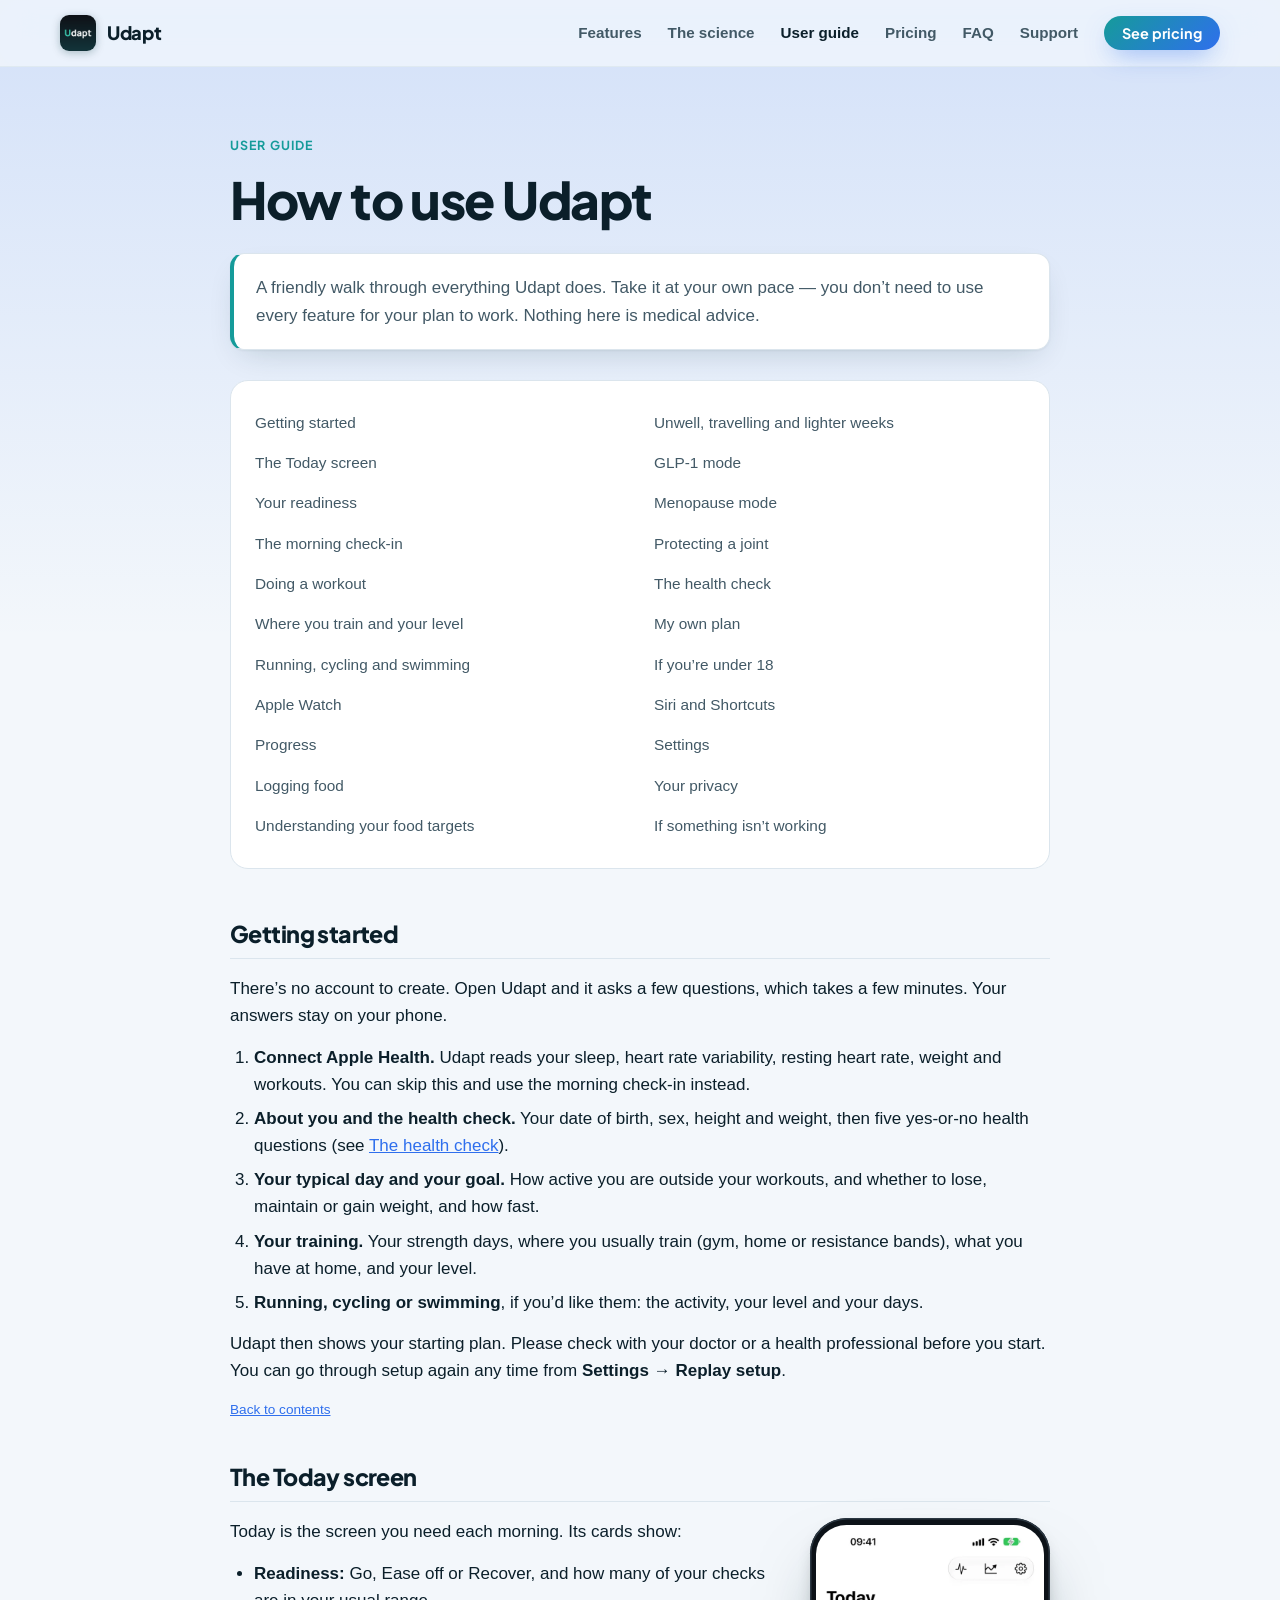
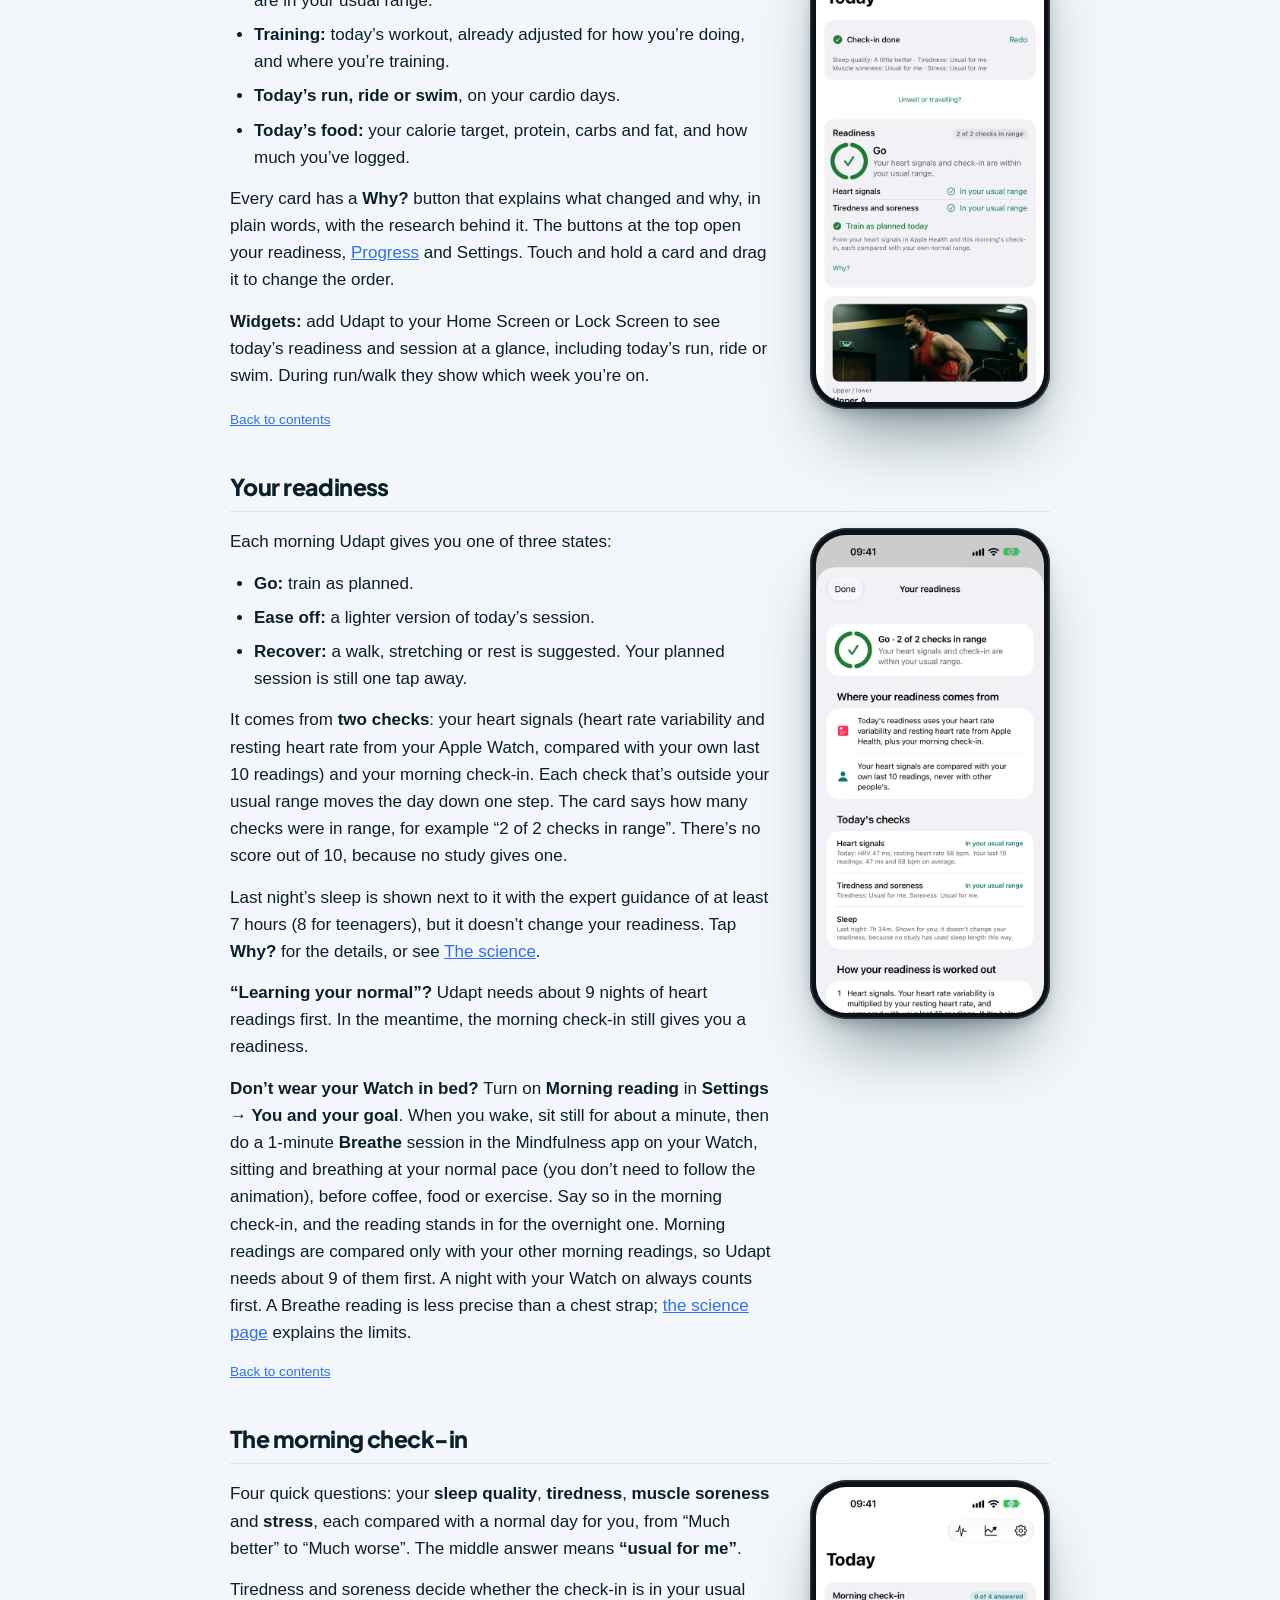
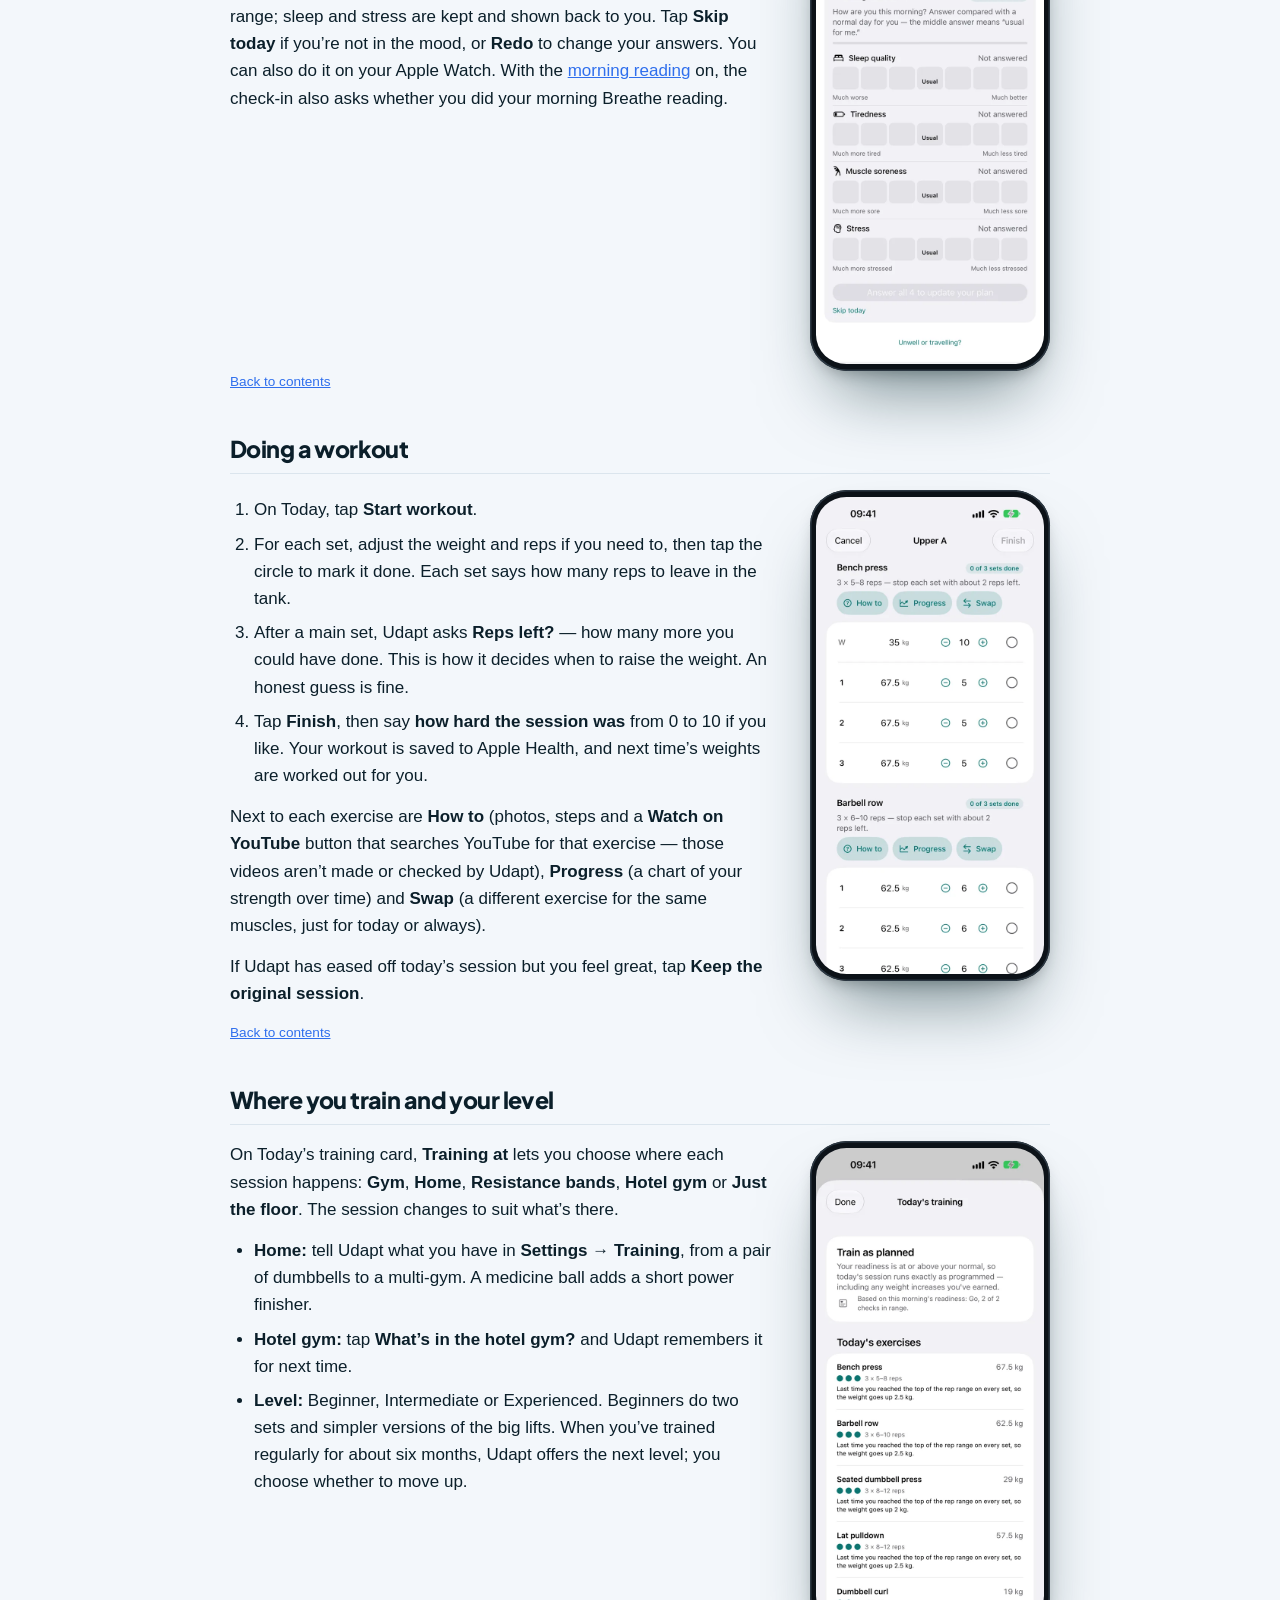
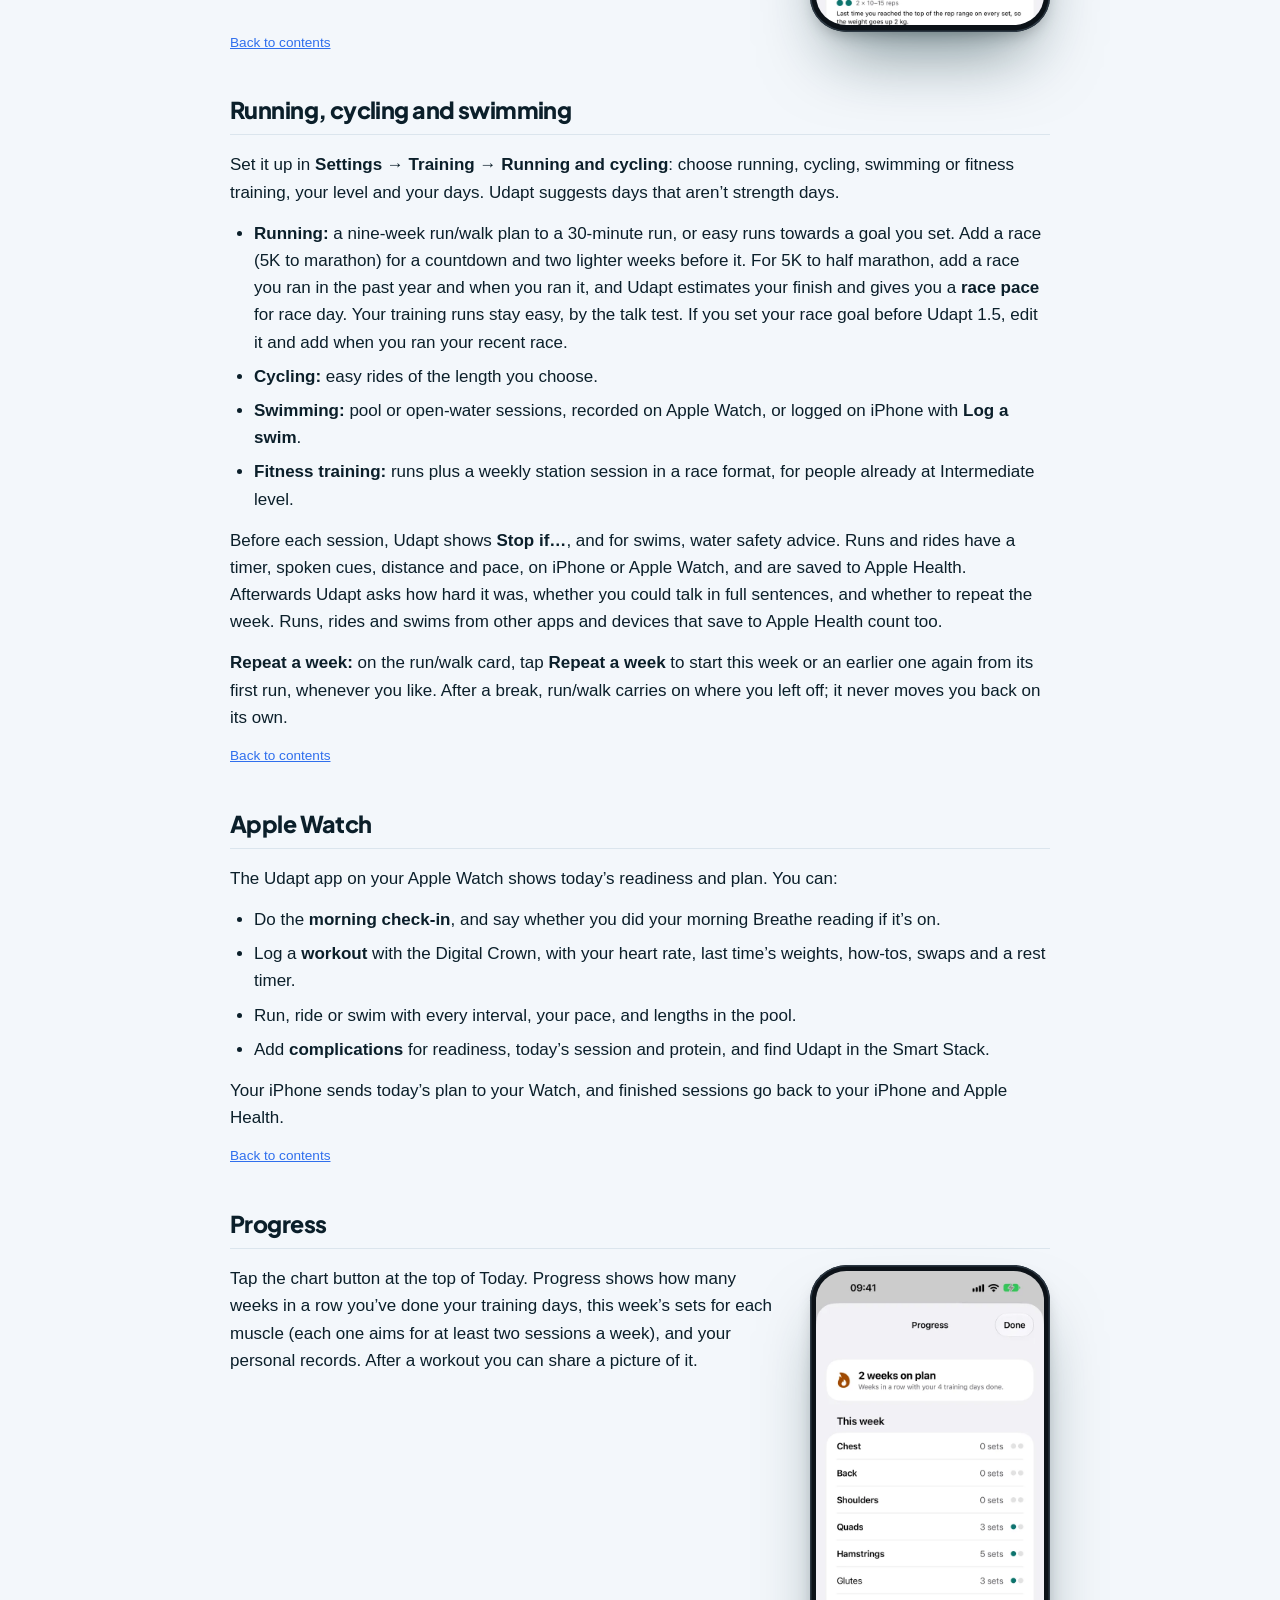
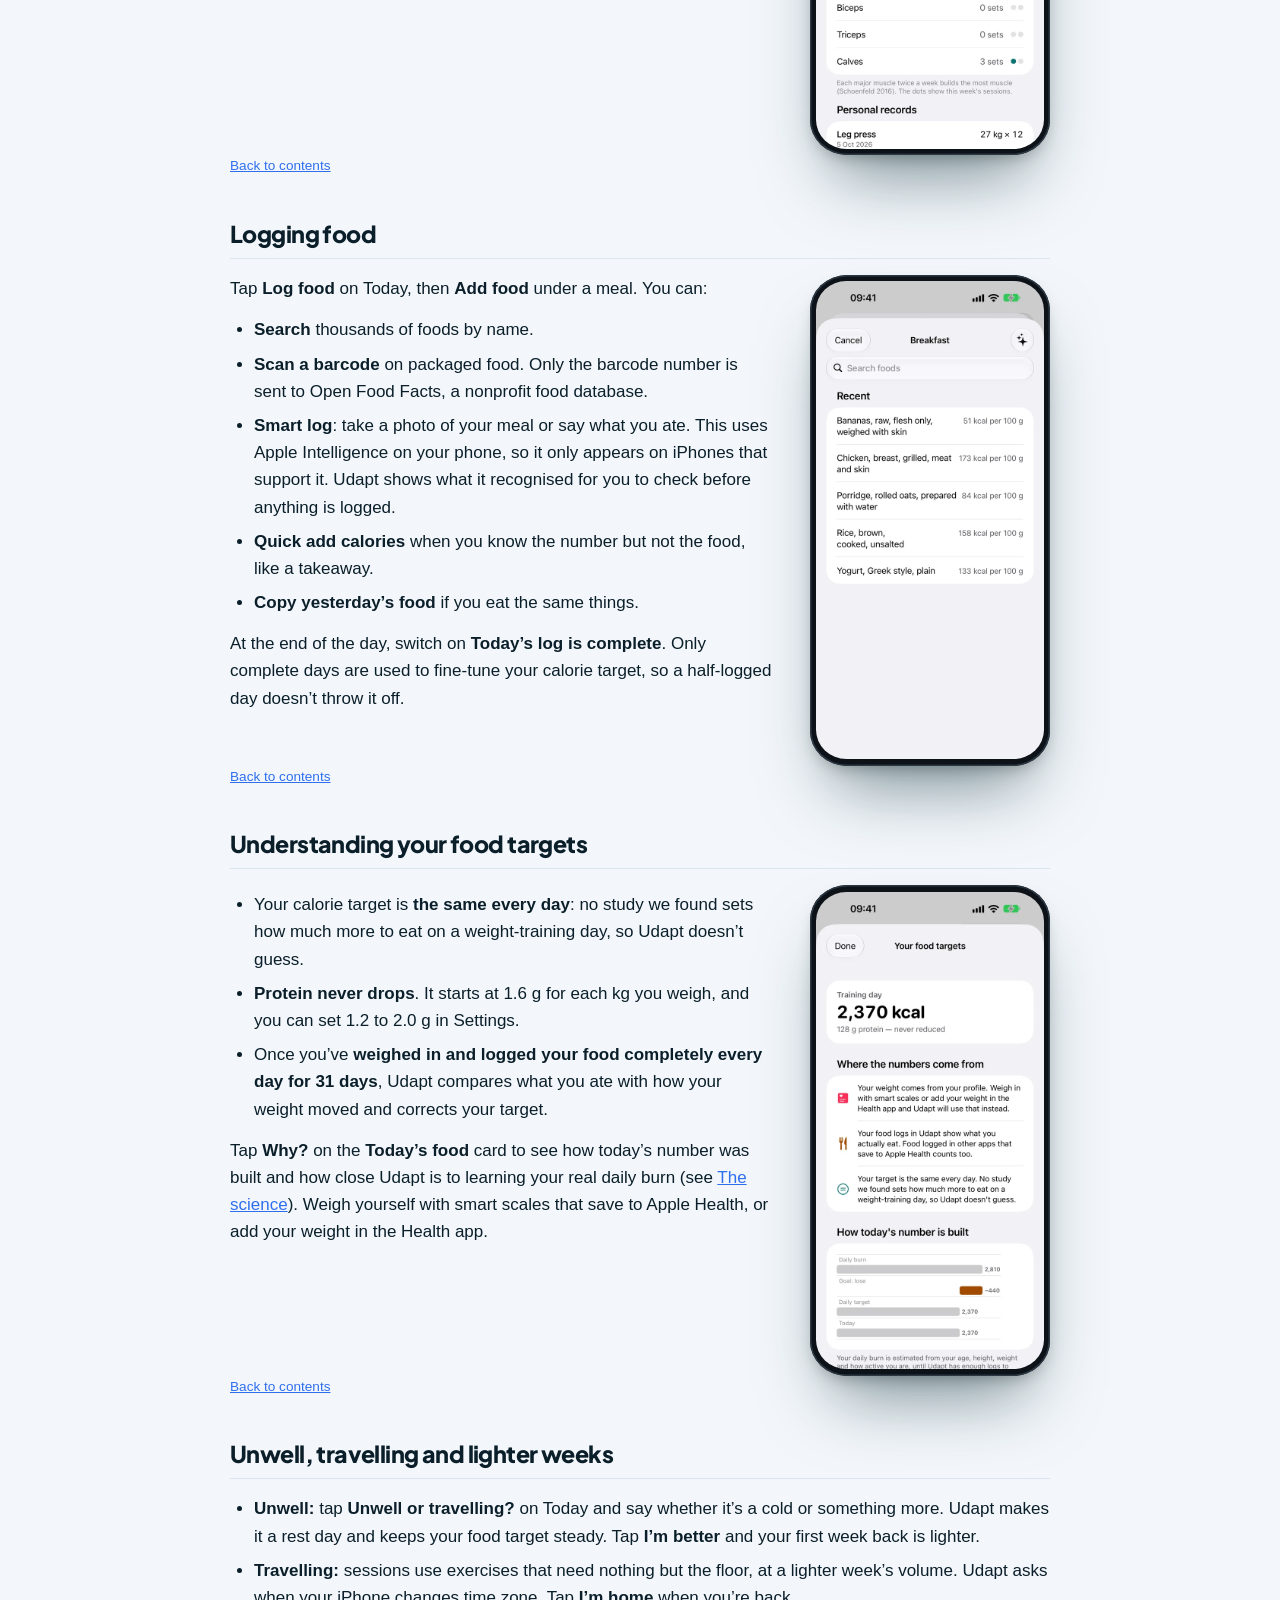
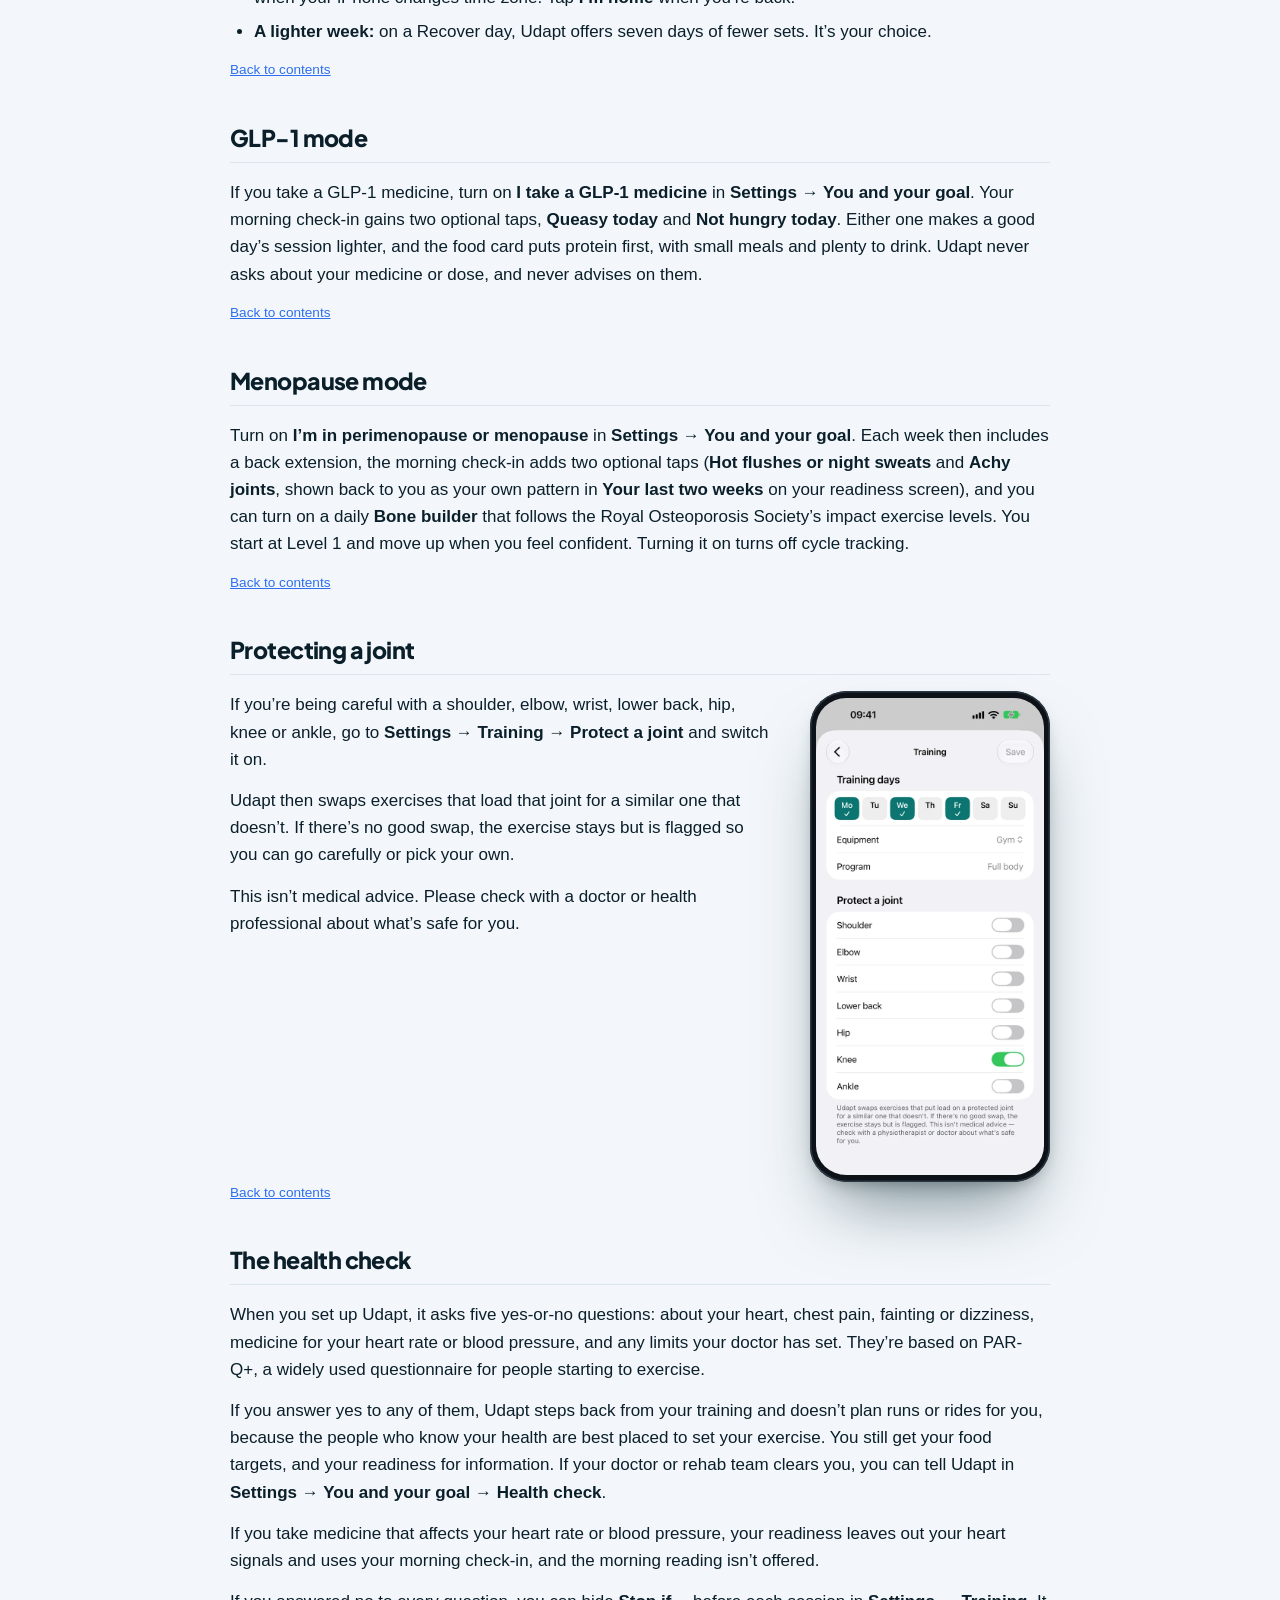
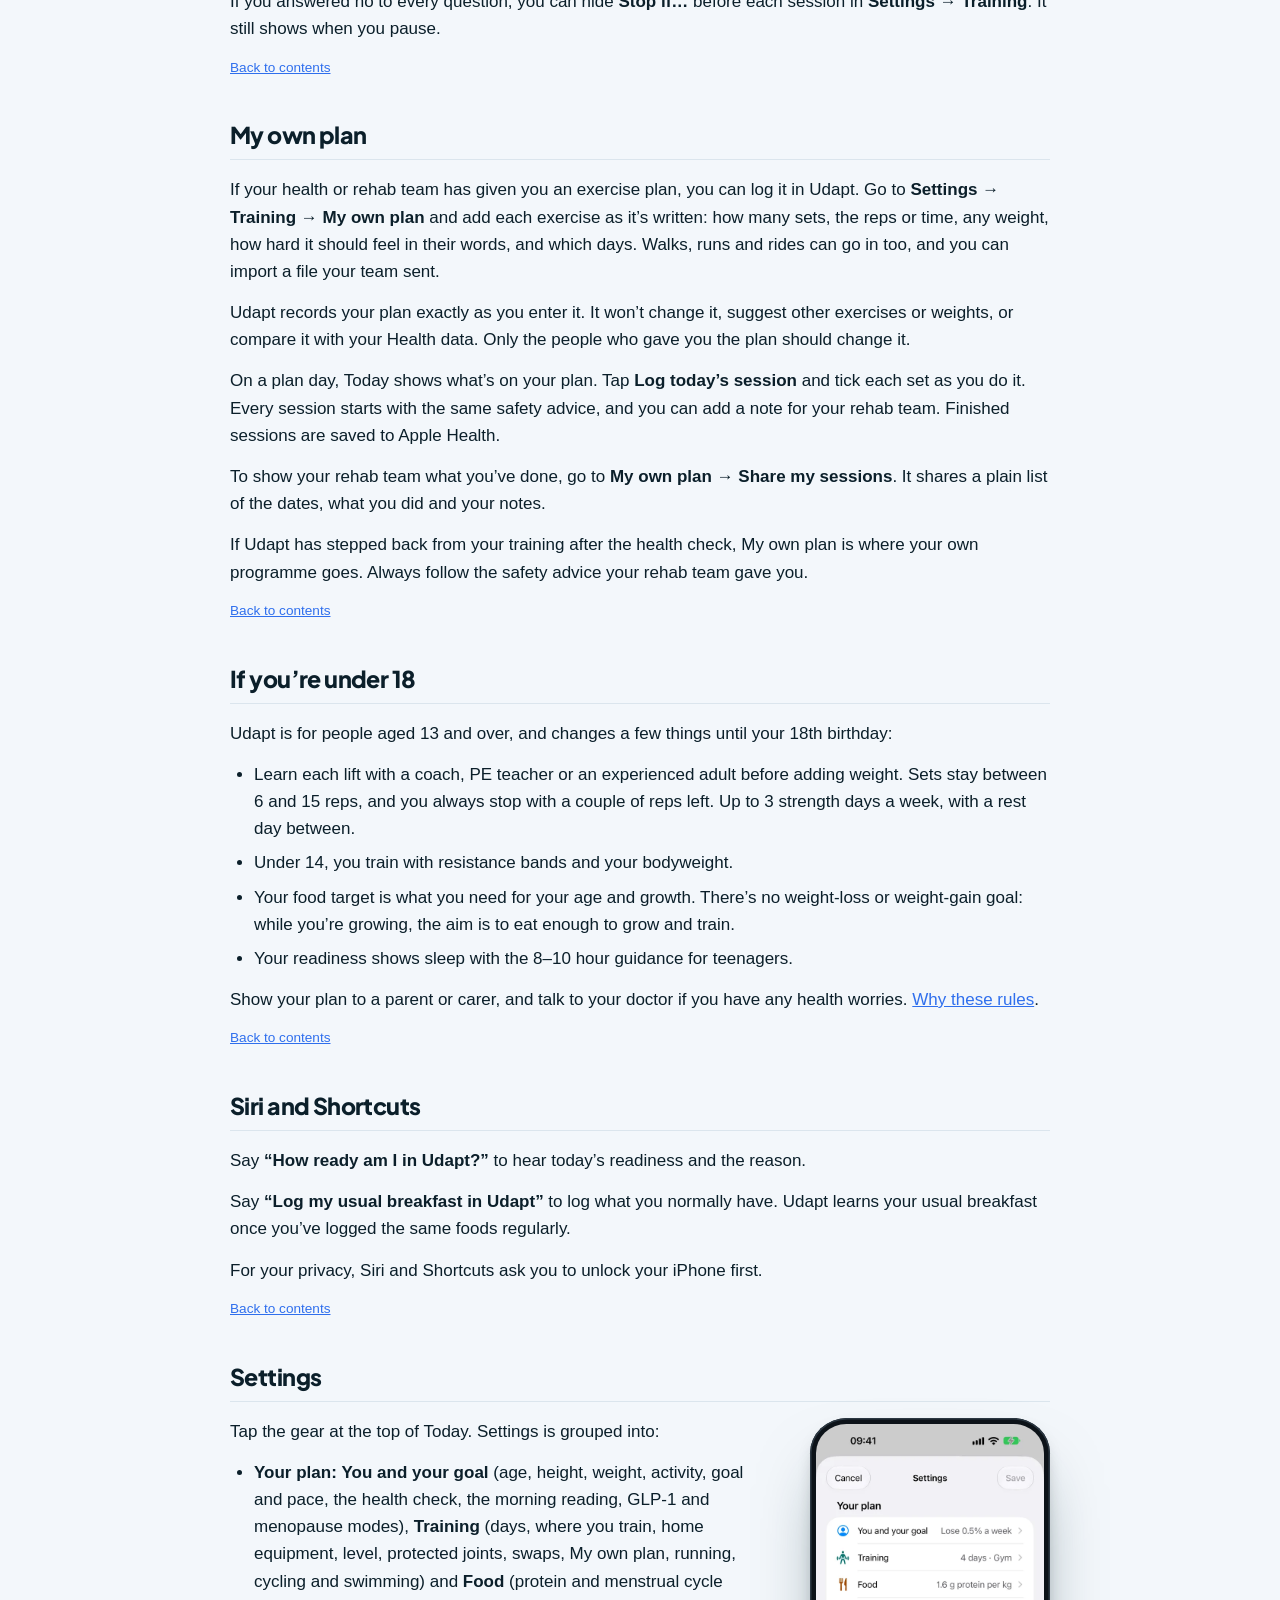
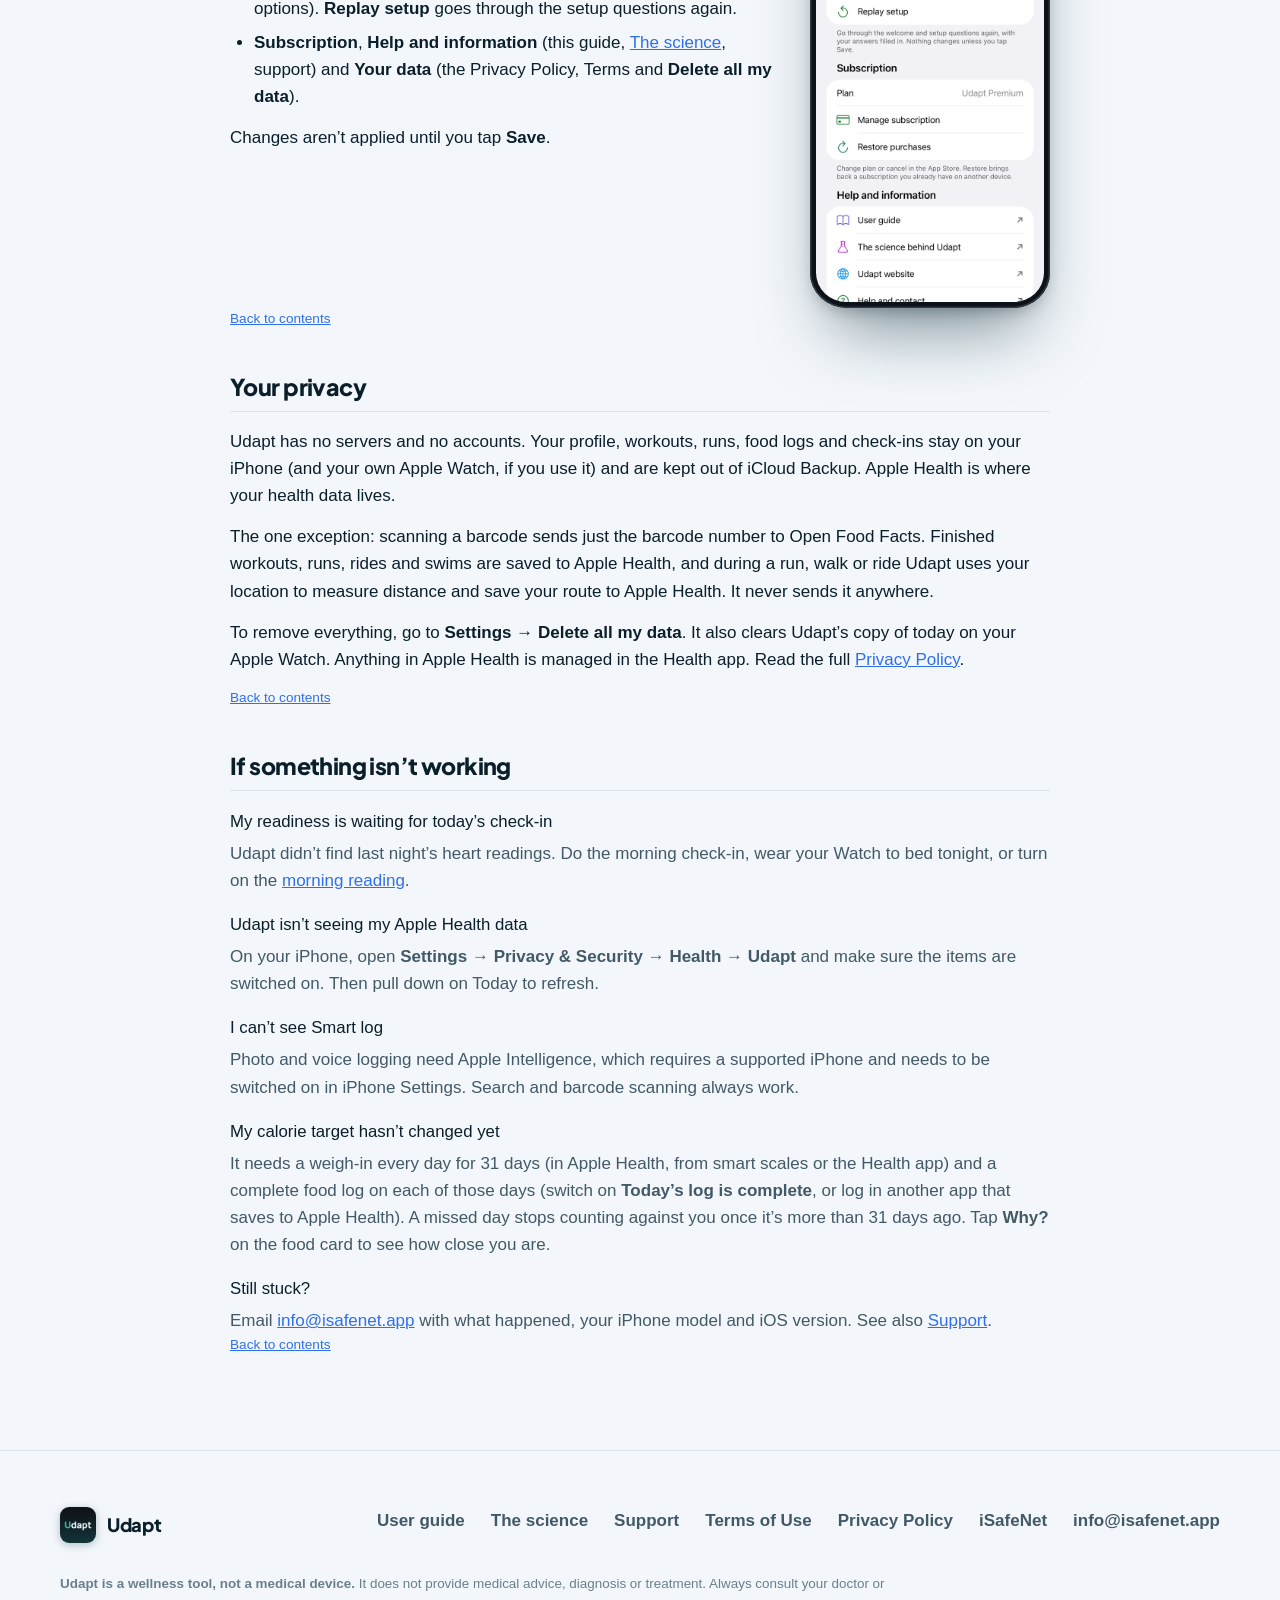
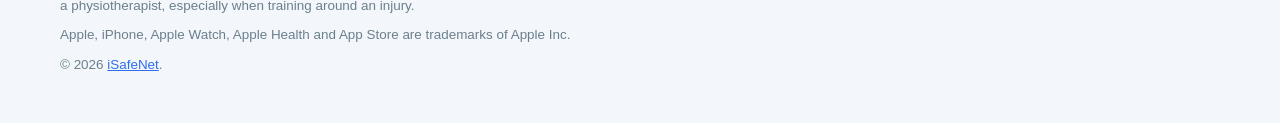
<file: guide.html>
<!doctype html>
<html lang="en-GB">
<head>
<meta charset="utf-8">
<meta name="viewport" content="width=device-width,initial-scale=1,viewport-fit=cover">
<title>Udapt User Guide: Readiness, Workouts, Food Logging & More</title>
<meta name="description" content="A plain-English guide to Udapt: readiness, the check-in, workouts, running, cycling and swimming, food targets, the Apple Watch and privacy.">
<meta name="theme-color" content="#159b9a">
<link rel="canonical" href="https://udapt.isafenet.app/guide.html">
<link rel="icon" type="image/png" href="images/favicon.png">
<link rel="apple-touch-icon" href="images/apple-touch-icon.png">
<meta name="robots" content="index,follow,max-image-preview:large">
<meta property="og:type" content="article">
<meta property="og:locale" content="en_GB">
<meta property="og:site_name" content="Udapt">
<meta property="og:title" content="Udapt User Guide: Readiness, Workouts, Food Logging & More">
<meta property="og:description" content="A plain-English guide to Udapt: readiness, the check-in, workouts, running, cycling and swimming, food targets, the Apple Watch and privacy.">
<meta property="og:url" content="https://udapt.isafenet.app/guide.html">
<meta property="og:image" content="https://udapt.isafenet.app/images/app-icon.png">
<meta name="twitter:card" content="summary">
<link rel="preload" href="fonts/pjs-800.woff2" as="font" type="font/woff2" crossorigin>
<link rel="stylesheet" href="styles.css">
<script>document.documentElement.classList.add("js")</script>
<script type="application/ld+json">{"@context":"https://schema.org","@type":"TechArticle","headline":"How to use Udapt","url":"https://udapt.isafenet.app/guide.html","inLanguage":"en-GB","about":{"@type":"SoftwareApplication","name":"Udapt"},"publisher":{"@type":"Organization","@id":"https://isafenet.app/#organization","name":"iSafeNet","url":"https://isafenet.app/"}}</script>
</head>
<body>
<a class="skip" href="#main">Skip to content</a>
<header class="nav"><div class="wrap">
  <a class="brand" href="index.html"><img src="images/icon-192.png" width="36" height="36" alt="">Udapt</a>
  <nav class="nav-links" aria-label="Main"><a href="index.html#features">Features</a><a href="science.html">The science</a><a href="guide.html" aria-current="page">User guide</a><a href="index.html#pricing">Pricing</a><a href="index.html#faq">FAQ</a><a href="support.html">Support</a><a class="btn sm" href="index.html#pricing">See pricing</a></nav>
</div></header>
<main id="main">
<div class="doc-hero"><div class="wrap">
  <p class="eyebrow">User guide</p>
  <h1>How to use Udapt</h1>
  <div class="lede"><p>A friendly walk through everything Udapt does. Take it at your own pace &mdash; you don&rsquo;t need to use every feature for your plan to work. Nothing here is medical advice.</p></div>
  <nav class="toc guide-toc" id="contents" aria-label="Guide contents"><ol><li><a href="#start">Getting started</a></li><li><a href="#today">The Today screen</a></li><li><a href="#readiness">Your readiness</a></li><li><a href="#checkin">The morning check-in</a></li><li><a href="#workout">Doing a workout</a></li><li><a href="#where">Where you train and your level</a></li><li><a href="#cardio">Running, cycling and swimming</a></li><li><a href="#watch">Apple Watch</a></li><li><a href="#progress">Progress</a></li><li><a href="#food">Logging food</a></li><li><a href="#targets">Understanding your food targets</a></li><li><a href="#days">Unwell, travelling and lighter weeks</a></li><li><a href="#glp1">GLP-1 mode</a></li><li><a href="#menopause">Menopause mode</a></li><li><a href="#joint">Protecting a joint</a></li><li><a href="#health-check">The health check</a></li><li><a href="#own-plan">My own plan</a></li><li><a href="#under-18">If you&rsquo;re under 18</a></li><li><a href="#siri">Siri and Shortcuts</a></li><li><a href="#settings">Settings</a></li><li><a href="#privacy">Your privacy</a></li><li><a href="#help">If something isn&rsquo;t working</a></li></ol></nav>
</div></div>
<div class="wrap"><div class="doc">
<section class="clause guide-step" id="start">
<h2 class="clause-title">Getting started</h2>
<div class="guide-text"><p>There&rsquo;s no account to create. Open Udapt and it asks a few questions, which takes a few minutes. Your answers stay on your phone.</p>
<ol><li><b>Connect Apple Health.</b> Udapt reads your sleep, heart rate variability, resting heart rate, weight and workouts. You can skip this and use the morning check-in instead.</li>
<li><b>About you and the health check.</b> Your date of birth, sex, height and weight, then five yes-or-no health questions (see <a href="#health-check">The health check</a>).</li>
<li><b>Your typical day and your goal.</b> How active you are outside your workouts, and whether to lose, maintain or gain weight, and how fast.</li>
<li><b>Your training.</b> Your strength days, where you usually train (gym, home or resistance bands), what you have at home, and your level.</li>
<li><b>Running, cycling or swimming</b>, if you&rsquo;d like them: the activity, your level and your days.</li></ol>
<p>Udapt then shows your starting plan. Please check with your doctor or a health professional before you start. You can go through setup again any time from <b>Settings &rarr; Replay setup</b>.</p></div>
<p class="guide-top"><a href="#contents">Back to contents</a></p>
</section>
<section class="clause guide-step" id="today">
<h2 class="clause-title">The Today screen</h2>
<div class="guide-row"><div class="guide-text"><p>Today is the screen you need each morning. Its cards show:</p>
<ul><li><b>Readiness:</b> Go, Ease off or Recover, and how many of your checks are in your usual range.</li>
<li><b>Training:</b> today&rsquo;s workout, already adjusted for how you&rsquo;re doing, and where you&rsquo;re training.</li>
<li><b>Today&rsquo;s run, ride or swim</b>, on your cardio days.</li>
<li><b>Today&rsquo;s food:</b> your calorie target, protein, carbs and fat, and how much you&rsquo;ve logged.</li></ul>
<p>Every card has a <b>Why?</b> button that explains what changed and why, in plain words, with the research behind it. The buttons at the top open your readiness, <a href="#progress">Progress</a> and Settings. Touch and hold a card and drag it to change the order.</p>
<p><b>Widgets:</b> add Udapt to your Home Screen or Lock Screen to see today&rsquo;s readiness and session at a glance, including today&rsquo;s run, ride or swim. During run/walk they show which week you&rsquo;re on.</p></div><div class="guide-art"><div class="phone"><img src="images/flat13-today.webp" width="600" height="1260" alt="The Today screen with readiness and today's training" loading="lazy" decoding="async"></div></div></div>
<p class="guide-top"><a href="#contents">Back to contents</a></p>
</section>
<section class="clause guide-step" id="readiness">
<h2 class="clause-title">Your readiness</h2>
<div class="guide-row"><div class="guide-text"><p>Each morning Udapt gives you one of three states:</p>
<ul><li><b>Go:</b> train as planned.</li>
<li><b>Ease off:</b> a lighter version of today&rsquo;s session.</li>
<li><b>Recover:</b> a walk, stretching or rest is suggested. Your planned session is still one tap away.</li></ul>
<p>It comes from <b>two checks</b>: your heart signals (heart rate variability and resting heart rate from your Apple Watch, compared with your own last 10 readings) and your morning check-in. Each check that&rsquo;s outside your usual range moves the day down one step. The card says how many checks were in range, for example &ldquo;2 of 2 checks in range&rdquo;. There&rsquo;s no score out of 10, because no study gives one.</p>
<p>Last night&rsquo;s sleep is shown next to it with the expert guidance of at least 7 hours (8 for teenagers), but it doesn&rsquo;t change your readiness. Tap <b>Why?</b> for the details, or see <a href="science.html#readiness">The science</a>.</p>
<p><b>&ldquo;Learning your normal&rdquo;?</b> Udapt needs about 9 nights of heart readings first. In the meantime, the morning check-in still gives you a readiness.</p>
<p id="morning-reading"><b>Don&rsquo;t wear your Watch in bed?</b> Turn on <b>Morning reading</b> in <b>Settings &rarr; You and your goal</b>. When you wake, sit still for about a minute, then do a 1-minute <b>Breathe</b> session in the Mindfulness app on your Watch, sitting and breathing at your normal pace (you don&rsquo;t need to follow the animation), before coffee, food or exercise. Say so in the morning check-in, and the reading stands in for the overnight one. Morning readings are compared only with your other morning readings, so Udapt needs about 9 of them first. A night with your Watch on always counts first. A Breathe reading is less precise than a chest strap; <a href="science.html#morning-reading">the science page</a> explains the limits.</p></div><div class="guide-art"><div class="phone"><img src="images/flat13-readiness.webp" width="600" height="1260" alt="Your readiness: Go, 2 of 2 checks in range, and where it comes from" loading="lazy" decoding="async"></div></div></div>
<p class="guide-top"><a href="#contents">Back to contents</a></p>
</section>
<section class="clause guide-step" id="checkin">
<h2 class="clause-title">The morning check-in</h2>
<div class="guide-row"><div class="guide-text"><p>Four quick questions: your <b>sleep quality</b>, <b>tiredness</b>, <b>muscle soreness</b> and <b>stress</b>, each compared with a normal day for you, from &ldquo;Much better&rdquo; to &ldquo;Much worse&rdquo;. The middle answer means <b>&ldquo;usual for me&rdquo;</b>.</p>
<p>Tiredness and soreness decide whether the check-in is in your usual range; sleep and stress are kept and shown back to you. Tap <b>Skip today</b> if you&rsquo;re not in the mood, or <b>Redo</b> to change your answers. You can also do it on your Apple Watch. With the <a href="#morning-reading">morning reading</a> on, the check-in also asks whether you did your morning Breathe reading.</p></div><div class="guide-art"><div class="phone"><img src="images/flat13-checkin.webp" width="600" height="1260" alt="The morning check-in with four questions" loading="lazy" decoding="async"></div></div></div>
<p class="guide-top"><a href="#contents">Back to contents</a></p>
</section>
<section class="clause guide-step" id="workout">
<h2 class="clause-title">Doing a workout</h2>
<div class="guide-row"><div class="guide-text"><ol><li>On Today, tap <b>Start workout</b>.</li>
<li>For each set, adjust the weight and reps if you need to, then tap the circle to mark it done. Each set says how many reps to leave in the tank.</li>
<li>After a main set, Udapt asks <b>Reps left?</b> &mdash; how many more you could have done. This is how it decides when to raise the weight. An honest guess is fine.</li>
<li>Tap <b>Finish</b>, then say <b>how hard the session was</b> from 0 to 10 if you like. Your workout is saved to Apple Health, and next time&rsquo;s weights are worked out for you.</li></ol>
<p>Next to each exercise are <b>How to</b> (photos, steps and a <b>Watch on YouTube</b> button that searches YouTube for that exercise &mdash; those videos aren&rsquo;t made or checked by Udapt), <b>Progress</b> (a chart of your strength over time) and <b>Swap</b> (a different exercise for the same muscles, just for today or always).</p>
<p>If Udapt has eased off today&rsquo;s session but you feel great, tap <b>Keep the original session</b>.</p></div><div class="guide-art"><div class="phone"><img src="images/flat13-workout.webp" width="600" height="1260" alt="A workout with a warm-up set and working sets" loading="lazy" decoding="async"></div></div></div>
<p class="guide-top"><a href="#contents">Back to contents</a></p>
</section>
<section class="clause guide-step" id="where">
<h2 class="clause-title">Where you train and your level</h2>
<div class="guide-row"><div class="guide-text"><p>On Today&rsquo;s training card, <b>Training at</b> lets you choose where each session happens: <b>Gym</b>, <b>Home</b>, <b>Resistance bands</b>, <b>Hotel gym</b> or <b>Just the floor</b>. The session changes to suit what&rsquo;s there.</p>
<ul><li><b>Home:</b> tell Udapt what you have in <b>Settings &rarr; Training</b>, from a pair of dumbbells to a multi-gym. A medicine ball adds a short power finisher.</li>
<li><b>Hotel gym:</b> tap <b>What&rsquo;s in the hotel gym?</b> and Udapt remembers it for next time.</li>
<li><b>Level:</b> Beginner, Intermediate or Experienced. Beginners do two sets and simpler versions of the big lifts. When you&rsquo;ve trained regularly for about six months, Udapt offers the next level; you choose whether to move up.</li></ul></div><div class="guide-art"><div class="phone"><img src="images/flat13-training.webp" width="600" height="1260" alt="Today's training explained, exercise by exercise" loading="lazy" decoding="async"></div></div></div>
<p class="guide-top"><a href="#contents">Back to contents</a></p>
</section>
<section class="clause guide-step" id="cardio">
<h2 class="clause-title">Running, cycling and swimming</h2>
<div class="guide-text"><p>Set it up in <b>Settings &rarr; Training &rarr; Running and cycling</b>: choose running, cycling, swimming or fitness training, your level and your days. Udapt suggests days that aren&rsquo;t strength days.</p>
<ul><li><b>Running:</b> a nine-week run/walk plan to a 30-minute run, or easy runs towards a goal you set. Add a race (5K to marathon) for a countdown and two lighter weeks before it. For 5K to half marathon, add a race you ran in the past year and when you ran it, and Udapt estimates your finish and gives you a <b>race pace</b> for race day. Your training runs stay easy, by the talk test. If you set your race goal before Udapt 1.5, edit it and add when you ran your recent race.</li>
<li><b>Cycling:</b> easy rides of the length you choose.</li>
<li><b>Swimming:</b> pool or open-water sessions, recorded on Apple Watch, or logged on iPhone with <b>Log a swim</b>.</li>
<li><b>Fitness training:</b> runs plus a weekly station session in a race format, for people already at Intermediate level.</li></ul>
<p>Before each session, Udapt shows <b>Stop if&hellip;</b>, and for swims, water safety advice. Runs and rides have a timer, spoken cues, distance and pace, on iPhone or Apple Watch, and are saved to Apple Health. Afterwards Udapt asks how hard it was, whether you could talk in full sentences, and whether to repeat the week. Runs, rides and swims from other apps and devices that save to Apple Health count too.</p>
<p><b>Repeat a week:</b> on the run/walk card, tap <b>Repeat a week</b> to start this week or an earlier one again from its first run, whenever you like. After a break, run/walk carries on where you left off; it never moves you back on its own.</p></div>
<p class="guide-top"><a href="#contents">Back to contents</a></p>
</section>
<section class="clause guide-step" id="watch">
<h2 class="clause-title">Apple Watch</h2>
<div class="guide-text"><p>The Udapt app on your Apple Watch shows today&rsquo;s readiness and plan. You can:</p>
<ul><li>Do the <b>morning check-in</b>, and say whether you did your morning Breathe reading if it&rsquo;s on.</li>
<li>Log a <b>workout</b> with the Digital Crown, with your heart rate, last time&rsquo;s weights, how-tos, swaps and a rest timer.</li>
<li>Run, ride or swim with every interval, your pace, and lengths in the pool.</li>
<li>Add <b>complications</b> for readiness, today&rsquo;s session and protein, and find Udapt in the Smart Stack.</li></ul>
<p>Your iPhone sends today&rsquo;s plan to your Watch, and finished sessions go back to your iPhone and Apple Health.</p></div>
<p class="guide-top"><a href="#contents">Back to contents</a></p>
</section>
<section class="clause guide-step" id="progress">
<h2 class="clause-title">Progress</h2>
<div class="guide-row"><div class="guide-text"><p>Tap the chart button at the top of Today. Progress shows how many weeks in a row you&rsquo;ve done your training days, this week&rsquo;s sets for each muscle (each one aims for at least two sessions a week), and your personal records. After a workout you can share a picture of it.</p></div><div class="guide-art"><div class="phone"><img src="images/flat-v13-progress.webp" width="600" height="1260" alt="Progress: weeks on plan and this week's sets for each muscle" loading="lazy" decoding="async"></div></div></div>
<p class="guide-top"><a href="#contents">Back to contents</a></p>
</section>
<section class="clause guide-step" id="food">
<h2 class="clause-title">Logging food</h2>
<div class="guide-row"><div class="guide-text"><p>Tap <b>Log food</b> on Today, then <b>Add food</b> under a meal. You can:</p>
<ul><li><b>Search</b> thousands of foods by name.</li>
<li><b>Scan a barcode</b> on packaged food. Only the barcode number is sent to Open Food Facts, a nonprofit food database.</li>
<li><b>Smart log</b>: take a photo of your meal or say what you ate. This uses Apple Intelligence on your phone, so it only appears on iPhones that support it. Udapt shows what it recognised for you to check before anything is logged.</li>
<li><b>Quick add calories</b> when you know the number but not the food, like a takeaway.</li>
<li><b>Copy yesterday&rsquo;s food</b> if you eat the same things.</li></ul>
<p>At the end of the day, switch on <b>Today&rsquo;s log is complete</b>. Only complete days are used to fine-tune your calorie target, so a half-logged day doesn&rsquo;t throw it off.</p></div><div class="guide-art"><div class="phone"><img src="images/flat-foodsearch.webp" width="600" height="1260" alt="Food search with barcode and smart log buttons" loading="lazy" decoding="async"></div></div></div>
<p class="guide-top"><a href="#contents">Back to contents</a></p>
</section>
<section class="clause guide-step" id="targets">
<h2 class="clause-title">Understanding your food targets</h2>
<div class="guide-row"><div class="guide-text"><ul><li>Your calorie target is <b>the same every day</b>: no study we found sets how much more to eat on a weight-training day, so Udapt doesn&rsquo;t guess.</li>
<li><b>Protein never drops</b>. It starts at 1.6 g for each kg you weigh, and you can set 1.2 to 2.0 g in Settings.</li>
<li>Once you&rsquo;ve <b>weighed in and logged your food completely every day for 31 days</b>, Udapt compares what you ate with how your weight moved and corrects your target.</li></ul>
<p>Tap <b>Why?</b> on the <b>Today&rsquo;s food</b> card to see how today&rsquo;s number was built and how close Udapt is to learning your real daily burn (see <a href="science.html#food">The science</a>). Weigh yourself with smart scales that save to Apple Health, or add your weight in the Health app.</p></div><div class="guide-art"><div class="phone"><img src="images/flat13-fuel.webp" width="600" height="1260" alt="Your food targets: the same every day, with where the numbers come from" loading="lazy" decoding="async"></div></div></div>
<p class="guide-top"><a href="#contents">Back to contents</a></p>
</section>
<section class="clause guide-step" id="days">
<h2 class="clause-title">Unwell, travelling and lighter weeks</h2>
<div class="guide-text"><ul><li><b>Unwell:</b> tap <b>Unwell or travelling?</b> on Today and say whether it&rsquo;s a cold or something more. Udapt makes it a rest day and keeps your food target steady. Tap <b>I&rsquo;m better</b> and your first week back is lighter.</li>
<li><b>Travelling:</b> sessions use exercises that need nothing but the floor, at a lighter week&rsquo;s volume. Udapt asks when your iPhone changes time zone. Tap <b>I&rsquo;m home</b> when you&rsquo;re back.</li>
<li><b>A lighter week:</b> on a Recover day, Udapt offers seven days of fewer sets. It&rsquo;s your choice.</li></ul></div>
<p class="guide-top"><a href="#contents">Back to contents</a></p>
</section>
<section class="clause guide-step" id="glp1">
<h2 class="clause-title">GLP-1 mode</h2>
<div class="guide-text"><p>If you take a GLP-1 medicine, turn on <b>I take a GLP-1 medicine</b> in <b>Settings &rarr; You and your goal</b>. Your morning check-in gains two optional taps, <b>Queasy today</b> and <b>Not hungry today</b>. Either one makes a good day&rsquo;s session lighter, and the food card puts protein first, with small meals and plenty to drink. Udapt never asks about your medicine or dose, and never advises on them.</p></div>
<p class="guide-top"><a href="#contents">Back to contents</a></p>
</section>
<section class="clause guide-step" id="menopause">
<h2 class="clause-title">Menopause mode</h2>
<div class="guide-text"><p>Turn on <b>I&rsquo;m in perimenopause or menopause</b> in <b>Settings &rarr; You and your goal</b>. Each week then includes a back extension, the morning check-in adds two optional taps (<b>Hot flushes or night sweats</b> and <b>Achy joints</b>, shown back to you as your own pattern in <b>Your last two weeks</b> on your readiness screen), and you can turn on a daily <b>Bone builder</b> that follows the Royal Osteoporosis Society&rsquo;s impact exercise levels. You start at Level 1 and move up when you feel confident. Turning it on turns off cycle tracking.</p></div>
<p class="guide-top"><a href="#contents">Back to contents</a></p>
</section>
<section class="clause guide-step" id="joint">
<h2 class="clause-title">Protecting a joint</h2>
<div class="guide-row"><div class="guide-text"><p>If you&rsquo;re being careful with a shoulder, elbow, wrist, lower back, hip, knee or ankle, go to <b>Settings &rarr; Training &rarr; Protect a joint</b> and switch it on.</p>
<p>Udapt then swaps exercises that load that joint for a similar one that doesn&rsquo;t. If there&rsquo;s no good swap, the exercise stays but is flagged so you can go carefully or pick your own.</p>
<p>This isn&rsquo;t medical advice. Please check with a doctor or health professional about what&rsquo;s safe for you.</p></div><div class="guide-art"><div class="phone"><img src="images/flat-joint.webp" width="600" height="1260" alt="Joints you can protect, with Knee switched on" loading="lazy" decoding="async"></div></div></div>
<p class="guide-top"><a href="#contents">Back to contents</a></p>
</section>
<section class="clause guide-step" id="health-check">
<h2 class="clause-title">The health check</h2>
<div class="guide-text"><p>When you set up Udapt, it asks five yes-or-no questions: about your heart, chest pain, fainting or dizziness, medicine for your heart rate or blood pressure, and any limits your doctor has set. They&rsquo;re based on PAR-Q+, a widely used questionnaire for people starting to exercise.</p>
<p>If you answer yes to any of them, Udapt steps back from your training and doesn&rsquo;t plan runs or rides for you, because the people who know your health are best placed to set your exercise. You still get your food targets, and your readiness for information. If your doctor or rehab team clears you, you can tell Udapt in <b>Settings &rarr; You and your goal &rarr; Health check</b>.</p>
<p>If you take medicine that affects your heart rate or blood pressure, your readiness leaves out your heart signals and uses your morning check-in, and the morning reading isn&rsquo;t offered.</p>
<p>If you answered no to every question, you can hide <b>Stop if&hellip;</b> before each session in <b>Settings &rarr; Training</b>. It still shows when you pause.</p></div>
<p class="guide-top"><a href="#contents">Back to contents</a></p>
</section>
<section class="clause guide-step" id="own-plan">
<h2 class="clause-title">My own plan</h2>
<div class="guide-text"><p>If your health or rehab team has given you an exercise plan, you can log it in Udapt. Go to <b>Settings &rarr; Training &rarr; My own plan</b> and add each exercise as it&rsquo;s written: how many sets, the reps or time, any weight, how hard it should feel in their words, and which days. Walks, runs and rides can go in too, and you can import a file your team sent.</p>
<p>Udapt records your plan exactly as you enter it. It won&rsquo;t change it, suggest other exercises or weights, or compare it with your Health data. Only the people who gave you the plan should change it.</p>
<p>On a plan day, Today shows what&rsquo;s on your plan. Tap <b>Log today&rsquo;s session</b> and tick each set as you do it. Every session starts with the same safety advice, and you can add a note for your rehab team. Finished sessions are saved to Apple Health.</p>
<p>To show your rehab team what you&rsquo;ve done, go to <b>My own plan &rarr; Share my sessions</b>. It shares a plain list of the dates, what you did and your notes.</p>
<p>If Udapt has stepped back from your training after the health check, My own plan is where your own programme goes. Always follow the safety advice your rehab team gave you.</p></div>
<p class="guide-top"><a href="#contents">Back to contents</a></p>
</section>
<section class="clause guide-step" id="under-18">
<h2 class="clause-title">If you&rsquo;re under 18</h2>
<div class="guide-text"><p>Udapt is for people aged 13 and over, and changes a few things until your 18th birthday:</p>
<ul><li>Learn each lift with a coach, PE teacher or an experienced adult before adding weight. Sets stay between 6 and 15 reps, and you always stop with a couple of reps left. Up to 3 strength days a week, with a rest day between.</li>
<li>Under 14, you train with resistance bands and your bodyweight.</li>
<li>Your food target is what you need for your age and growth. There&rsquo;s no weight-loss or weight-gain goal: while you&rsquo;re growing, the aim is to eat enough to grow and train.</li>
<li>Your readiness shows sleep with the 8&ndash;10 hour guidance for teenagers.</li></ul>
<p>Show your plan to a parent or carer, and talk to your doctor if you have any health worries. <a href="science.html#modes">Why these rules</a>.</p></div>
<p class="guide-top"><a href="#contents">Back to contents</a></p>
</section>
<section class="clause guide-step" id="siri">
<h2 class="clause-title">Siri and Shortcuts</h2>
<div class="guide-text"><p>Say <b>&ldquo;How ready am I in Udapt?&rdquo;</b> to hear today&rsquo;s readiness and the reason.</p>
<p>Say <b>&ldquo;Log my usual breakfast in Udapt&rdquo;</b> to log what you normally have. Udapt learns your usual breakfast once you&rsquo;ve logged the same foods regularly.</p>
<p>For your privacy, Siri and Shortcuts ask you to unlock your iPhone first.</p></div>
<p class="guide-top"><a href="#contents">Back to contents</a></p>
</section>
<section class="clause guide-step" id="settings">
<h2 class="clause-title">Settings</h2>
<div class="guide-row"><div class="guide-text"><p>Tap the gear at the top of Today. Settings is grouped into:</p>
<ul><li><b>Your plan:</b> <b>You and your goal</b> (age, height, weight, activity, goal and pace, the health check, the morning reading, GLP-1 and menopause modes), <b>Training</b> (days, where you train, home equipment, level, protected joints, swaps, My own plan, running, cycling and swimming) and <b>Food</b> (protein and menstrual cycle options). <b>Replay setup</b> goes through the setup questions again.</li>
<li><b>Subscription</b>, <b>Help and information</b> (this guide, <a href="science.html">The science</a>, support) and <b>Your data</b> (the Privacy Policy, Terms and <b>Delete all my data</b>).</li></ul>
<p>Changes aren&rsquo;t applied until you tap <b>Save</b>.</p></div><div class="guide-art"><div class="phone"><img src="images/flat13-settings.webp" width="600" height="1260" alt="Settings: your plan, subscription and help" loading="lazy" decoding="async"></div></div></div>
<p class="guide-top"><a href="#contents">Back to contents</a></p>
</section>
<section class="clause guide-step" id="privacy">
<h2 class="clause-title">Your privacy</h2>
<div class="guide-text"><p>Udapt has no servers and no accounts. Your profile, workouts, runs, food logs and check-ins stay on your iPhone (and your own Apple Watch, if you use it) and are kept out of iCloud Backup. Apple Health is where your health data lives.</p>
<p>The one exception: scanning a barcode sends just the barcode number to Open Food Facts. Finished workouts, runs, rides and swims are saved to Apple Health, and during a run, walk or ride Udapt uses your location to measure distance and save your route to Apple Health. It never sends it anywhere.</p>
<p>To remove everything, go to <b>Settings &rarr; Delete all my data</b>. It also clears Udapt&rsquo;s copy of today on your Apple Watch. Anything in Apple Health is managed in the Health app. Read the full <a href="privacy.html">Privacy Policy</a>.</p></div>
<p class="guide-top"><a href="#contents">Back to contents</a></p>
</section>
<section class="clause guide-step" id="help">
<h2 class="clause-title">If something isn&rsquo;t working</h2>
<div class="guide-text"><dl class="glossary">
<dt>My readiness is waiting for today&rsquo;s check-in</dt><dd>Udapt didn&rsquo;t find last night&rsquo;s heart readings. Do the morning check-in, wear your Watch to bed tonight, or turn on the <a href="#morning-reading">morning reading</a>.</dd>
<dt>Udapt isn&rsquo;t seeing my Apple Health data</dt><dd>On your iPhone, open <b>Settings &rarr; Privacy &amp; Security &rarr; Health &rarr; Udapt</b> and make sure the items are switched on. Then pull down on Today to refresh.</dd>
<dt>I can&rsquo;t see Smart log</dt><dd>Photo and voice logging need Apple Intelligence, which requires a supported iPhone and needs to be switched on in iPhone Settings. Search and barcode scanning always work.</dd>
<dt>My calorie target hasn&rsquo;t changed yet</dt><dd>It needs a weigh-in every day for 31 days (in Apple Health, from smart scales or the Health app) and a complete food log on each of those days (switch on <b>Today&rsquo;s log is complete</b>, or log in another app that saves to Apple Health). A missed day stops counting against you once it&rsquo;s more than 31 days ago. Tap <b>Why?</b> on the food card to see how close you are.</dd>
<dt>Still stuck?</dt><dd>Email <a href="mailto:info@isafenet.app">info@isafenet.app</a> with what happened, your iPhone model and iOS version. See also <a href="support.html">Support</a>.</dd>
</dl></div>
<p class="guide-top"><a href="#contents">Back to contents</a></p>
</section>

</div></div>
</main>
<footer class="footer"><div class="wrap">
  <div class="foot-grid">
    <a class="brand" href="index.html"><img src="images/icon-192.png" width="36" height="36" alt="">Udapt</a>
    <nav class="foot-links" aria-label="Footer">
      <a href="guide.html">User guide</a><a href="science.html">The science</a><a href="support.html">Support</a><a href="terms.html">Terms of Use</a><a href="privacy.html">Privacy Policy</a><a href="https://isafenet.app/">iSafeNet</a><a href="mailto:info@isafenet.app">info@isafenet.app</a>
    </nav>
  </div>
  <div class="fine">
    <p><b>Udapt is a wellness tool, not a medical device.</b> It does not provide medical advice, diagnosis or treatment. Always consult your doctor or a physiotherapist, especially when training around an injury.</p>
    <p>Apple, iPhone, Apple Watch, Apple Health and App Store are trademarks of Apple Inc.</p>
    <p>&copy; 2026 <a href="https://isafenet.app/">iSafeNet</a>.</p>
  </div>
</div></footer>
<script>
(function(){
  var els=[].slice.call(document.querySelectorAll(".rv"));
  if(!("IntersectionObserver" in window)||/[?&]static/.test(location.search)){els.forEach(function(e){e.classList.add("in")});return;}
  var io=new IntersectionObserver(function(en){en.forEach(function(x){if(x.isIntersecting){x.target.classList.add("in");io.unobserve(x.target)}})},{rootMargin:"0px 0px -8% 0px",threshold:.05});
  els.forEach(function(e){io.observe(e)});
})();
</script>
</body></html>
</file>
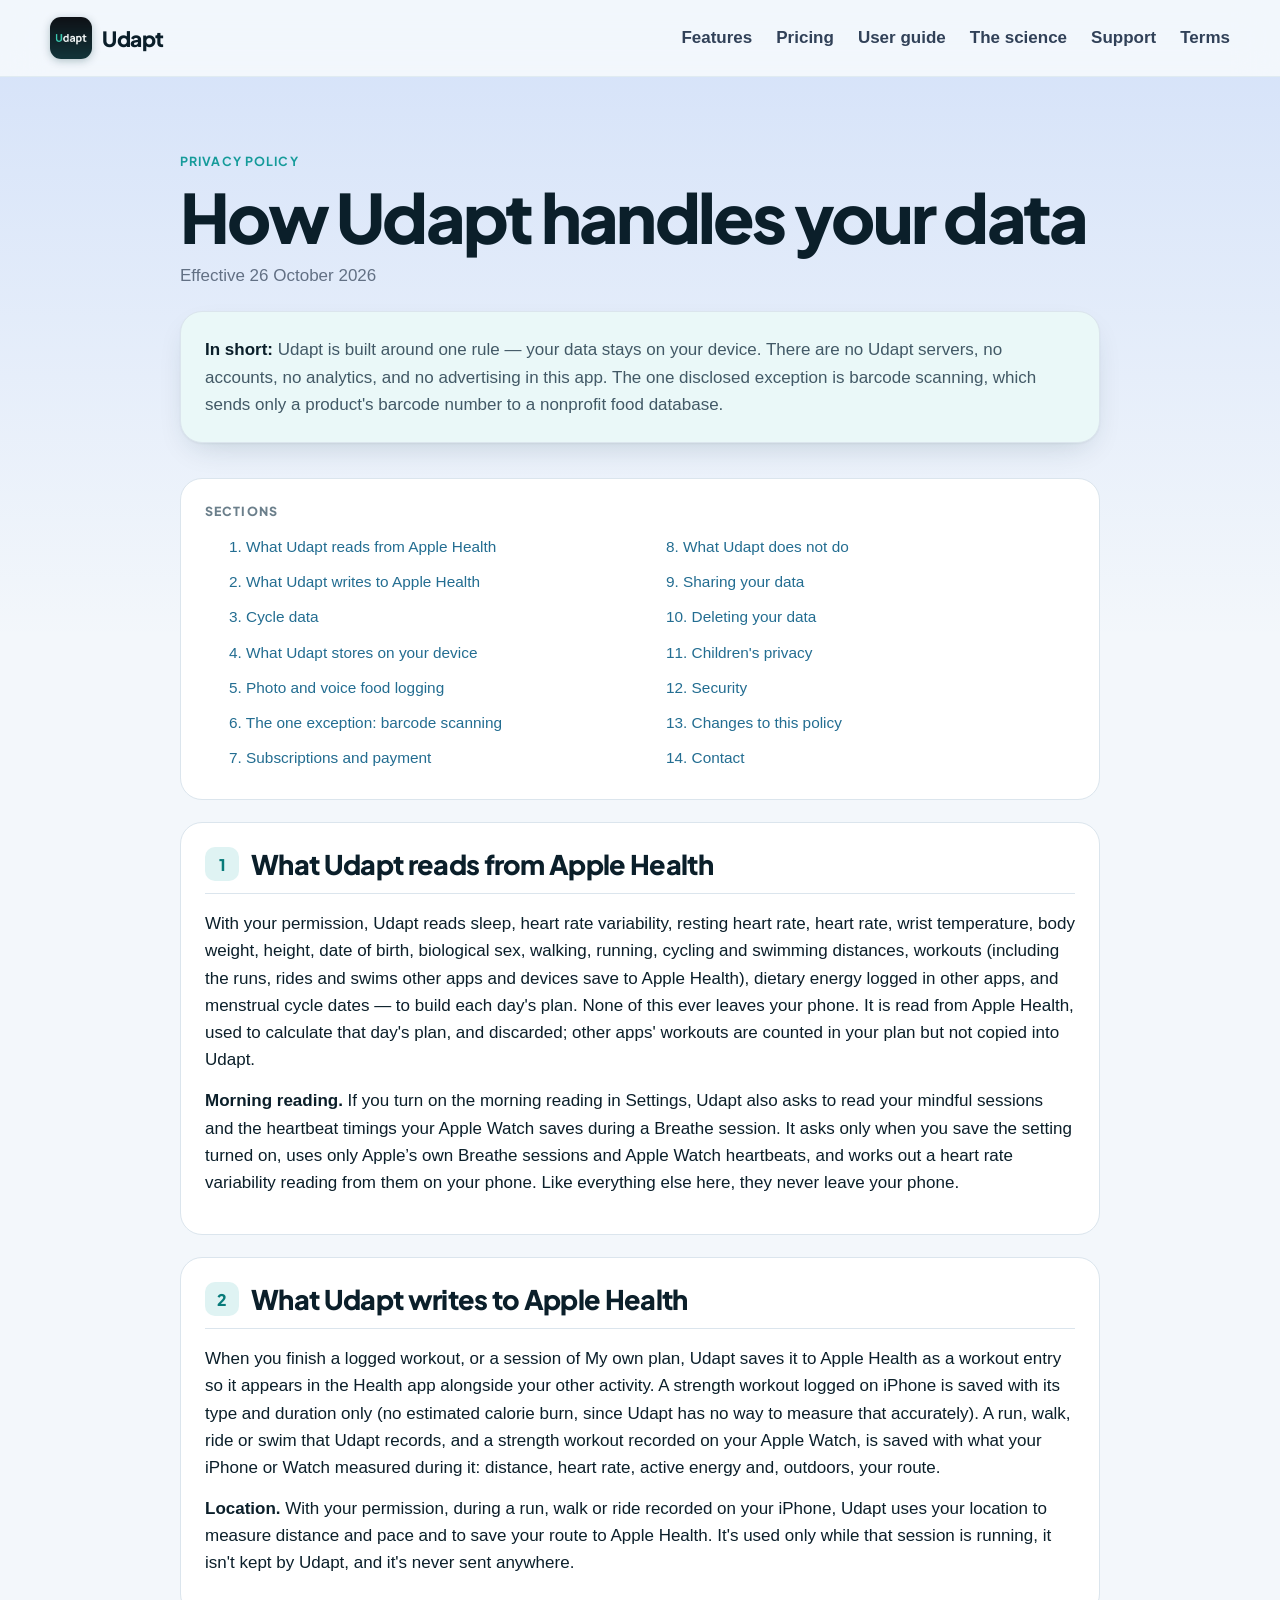
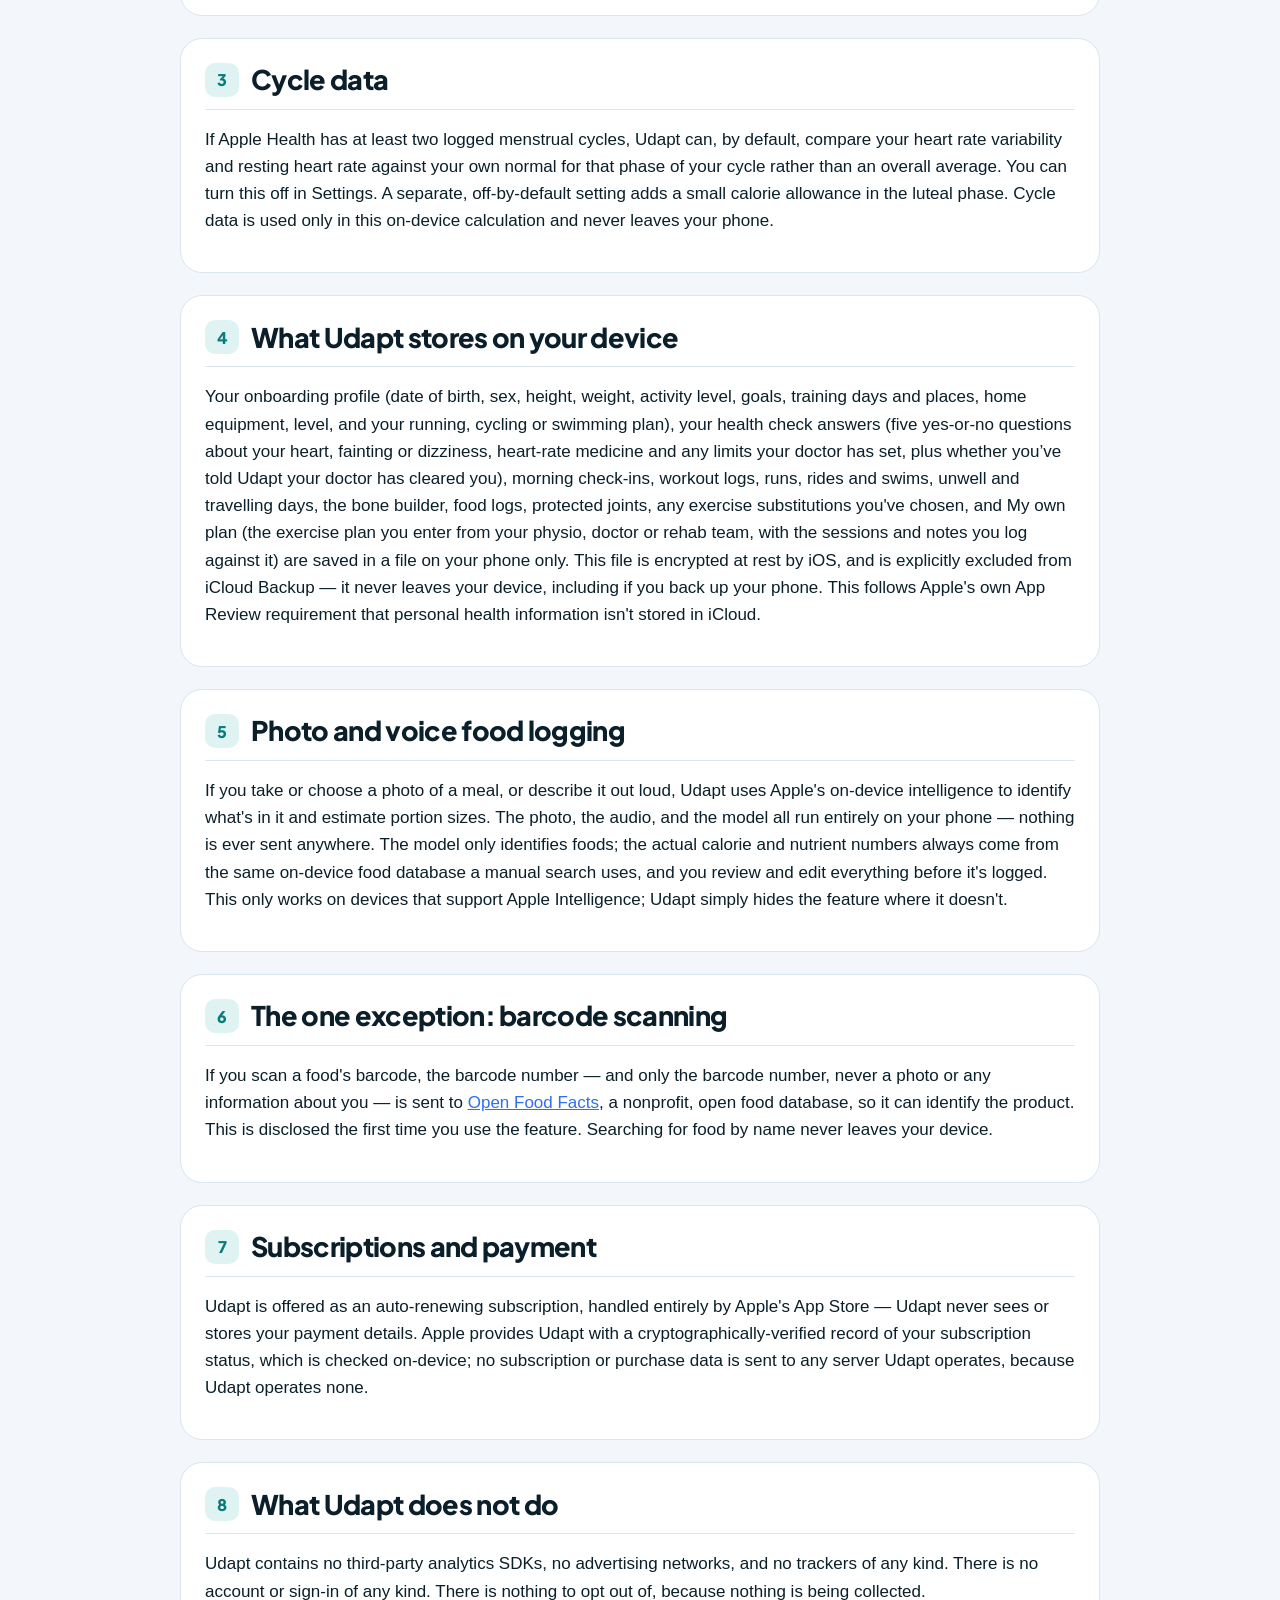
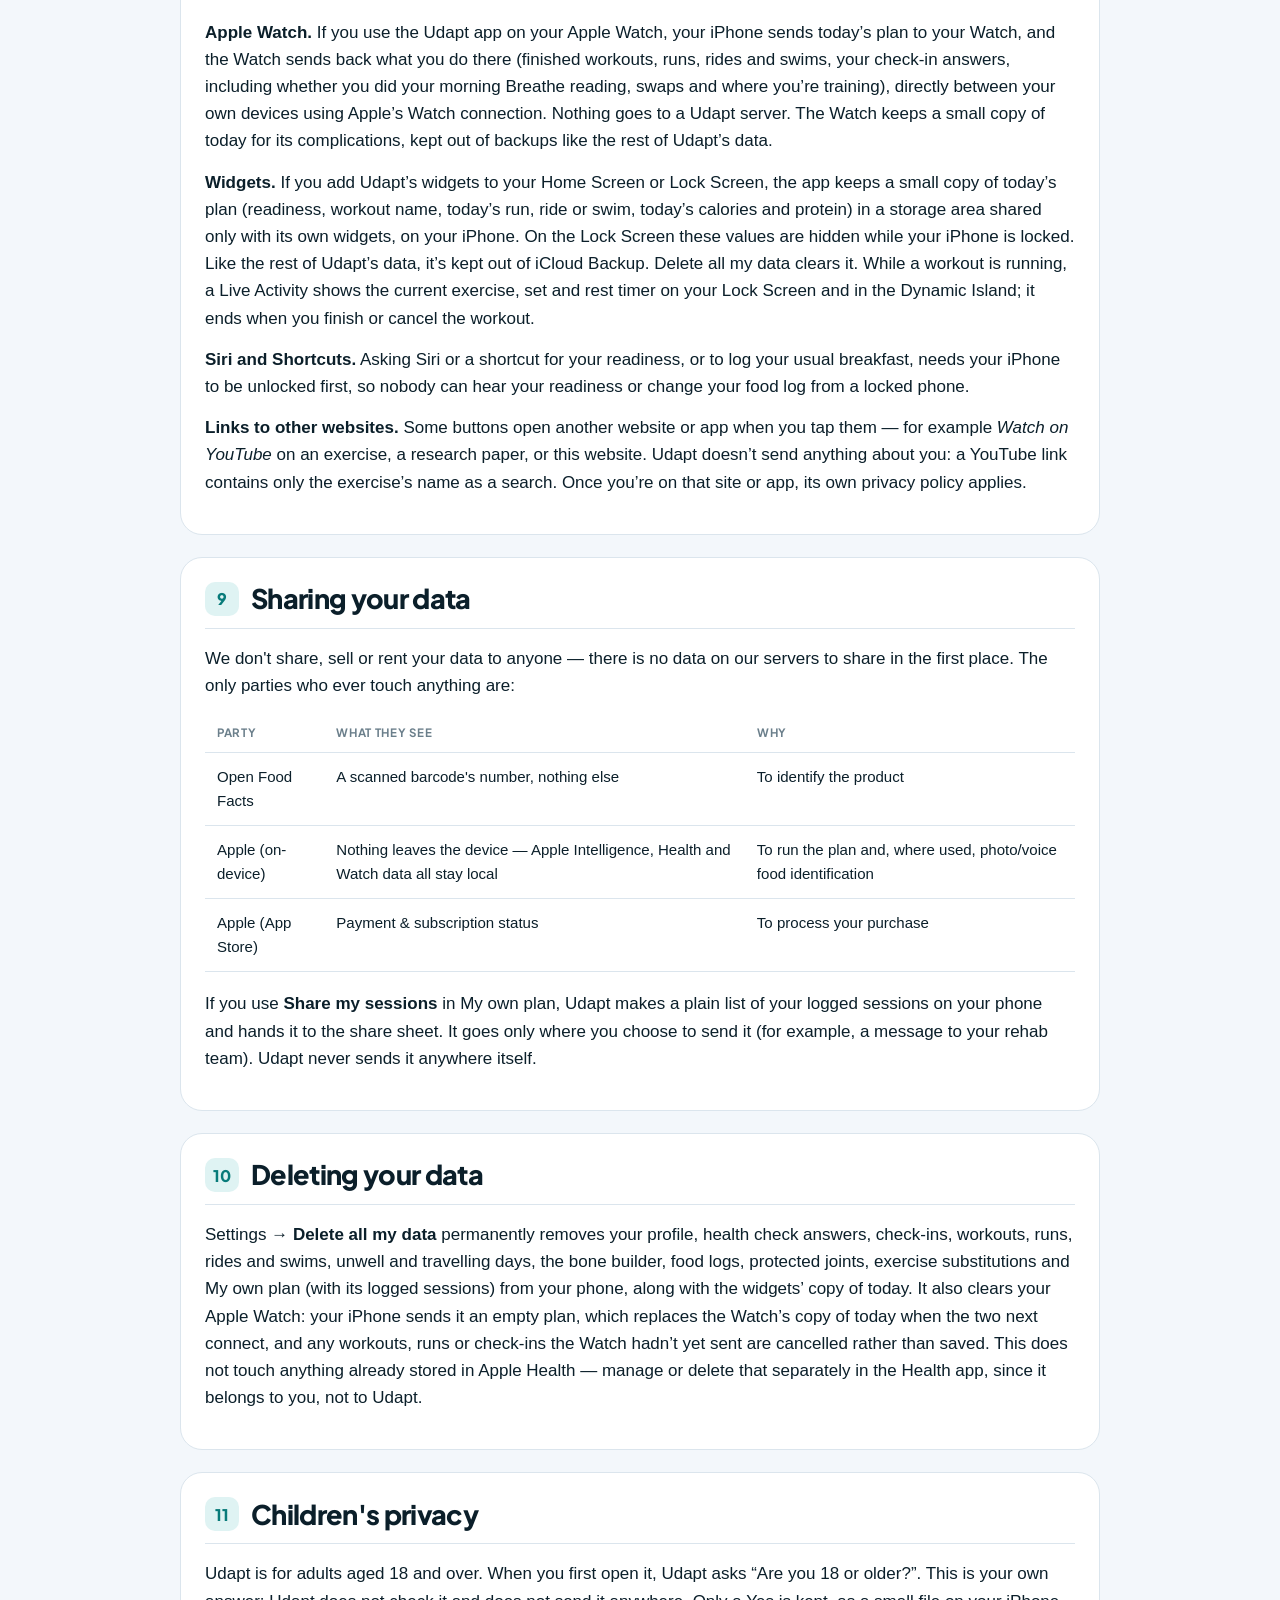
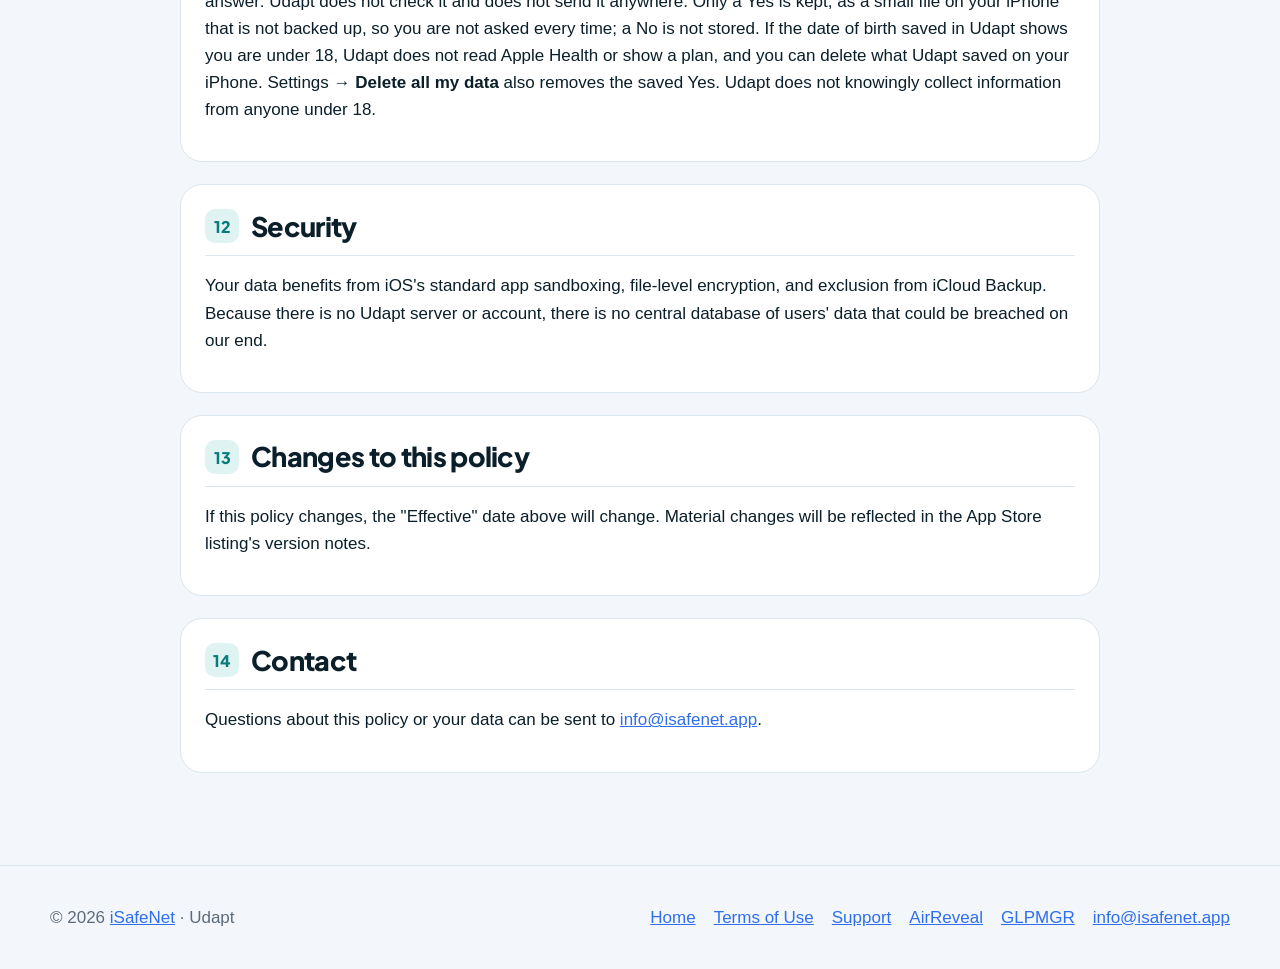
<file: privacy.html>
<!doctype html>
<html lang="en">
<head>
<meta charset="utf-8">
<meta name="viewport" content="width=device-width,initial-scale=1">
<title>Udapt Privacy Policy: How Your Health Data Is Handled</title><meta name="description" content="How Udapt handles your health, workout and food data. Built on-device, with no servers and no accounts."><link rel="canonical" href="https://udapt.isafenet.app/privacy.html"><meta property="og:type" content="website"><meta property="og:site_name" content="Udapt"><meta property="og:title" content="Udapt Privacy Policy: How Your Health Data Is Handled"><meta property="og:description" content="How Udapt handles your health, workout and food data. Built on-device, with no servers and no accounts."><meta property="og:url" content="https://udapt.isafenet.app/privacy.html"><meta property="og:image" content="https://udapt.isafenet.app/images/app-icon.png">
<link rel="icon" href="images/app-icon.png">
<link rel="apple-touch-icon" href="images/app-icon.png">
<link rel="stylesheet" href="styles.css">
<meta name="twitter:card" content="summary"><meta name="twitter:title" content="Udapt Privacy Policy: How Your Health Data Is Handled"><meta name="twitter:description" content="How Udapt handles your health, workout and food data. Built on-device, with no servers and no accounts."><script type="application/ld+json">{"@context":"https://schema.org","@type":"WebPage","name":"Udapt Privacy Policy: How Your Health Data Is Handled","url":"https://udapt.isafenet.app/privacy.html","inLanguage":"en-GB","dateModified":"2026-10-20","isPartOf":{"@type":"WebSite","name":"Udapt","url":"https://udapt.isafenet.app/"},"publisher":{"@type":"Organization","name":"iSafeNet","url":"https://isafenet.app/"}}</script><script type="application/ld+json">{"@context":"https://schema.org","@type":"BreadcrumbList","itemListElement":[{"@type":"ListItem","position":1,"name":"Udapt","item":"https://udapt.isafenet.app/"},{"@type":"ListItem","position":2,"name":"Privacy Policy","item":"https://udapt.isafenet.app/privacy.html"}]}</script></head>
<body class="legal">

<header class="site-header">
  <div class="bar">
    <a class="brand" href="index.html"><img src="images/app-icon.png" alt=""> Udapt</a>
    <nav class="site-nav">
      <a href="index.html#features">Features</a>
      <a href="index.html#pricing">Pricing</a><a href="guide.html">User guide</a><a href="science.html">The science</a>
      <a href="support.html">Support</a>
      <a href="terms.html">Terms</a>
    </nav>
  </div>
</header>

<div class="doc-wrap">
  <header class="doc-head">
    <p class="eyebrow">Privacy Policy</p>
    <h1 class="doc-title">How Udapt handles your data</h1>
    <p class="doc-meta">Effective 26 October 2026</p>
    <div class="lede">
      <strong>In short:</strong> Udapt is built around one rule — your data stays on your device. There are no Udapt servers, no accounts, no analytics, and no advertising in this app. The one disclosed exception is barcode scanning, which sends only a product's barcode number to a nonprofit food database.
    </div>
  </header>

  <nav class="toc" aria-label="Table of contents">
    <p>Sections</p>
    <ol>
      <li><a href="#health">1. What Udapt reads from Apple Health</a></li>
      <li><a href="#write">2. What Udapt writes to Apple Health</a></li>
      <li><a href="#cycle">3. Cycle data</a></li>
      <li><a href="#device">4. What Udapt stores on your device</a></li>
      <li><a href="#photo">5. Photo and voice food logging</a></li>
      <li><a href="#barcode">6. The one exception: barcode scanning</a></li>
      <li><a href="#subscription">7. Subscriptions and payment</a></li>
      <li><a href="#nottracking">8. What Udapt does not do</a></li>
      <li><a href="#sharing">9. Sharing your data</a></li>
      <li><a href="#deletion">10. Deleting your data</a></li>
      <li><a href="#children">11. Children's privacy</a></li>
      <li><a href="#security">12. Security</a></li>
      <li><a href="#changes">13. Changes to this policy</a></li>
      <li><a href="#contact">14. Contact</a></li>
    </ol>
  </nav>

  <section class="clause" id="health">
    <h2 class="clause-title"><span class="num">1</span> What Udapt reads from Apple Health</h2>
    <p>With your permission, Udapt reads sleep, heart rate variability, resting heart rate, heart rate, wrist temperature, body weight, height, date of birth, biological sex, walking, running, cycling and swimming distances, workouts (including the runs, rides and swims other apps and devices save to Apple Health), dietary energy logged in other apps, and menstrual cycle dates &mdash; to build each day's plan. None of this ever leaves your phone. It is read from Apple Health, used to calculate that day's plan, and discarded; other apps' workouts are counted in your plan but not copied into Udapt.</p>
    <p><strong>Morning reading.</strong> If you turn on the morning reading in Settings, Udapt also asks to read your mindful sessions and the heartbeat timings your Apple Watch saves during a Breathe session. It asks only when you save the setting turned on, uses only Apple&rsquo;s own Breathe sessions and Apple Watch heartbeats, and works out a heart rate variability reading from them on your phone. Like everything else here, they never leave your phone.</p>
  </section>

  <section class="clause" id="write">
    <h2 class="clause-title"><span class="num">2</span> What Udapt writes to Apple Health</h2>
    <p>When you finish a logged workout, or a session of My own plan, Udapt saves it to Apple Health as a workout entry so it appears in the Health app alongside your other activity. A strength workout logged on iPhone is saved with its type and duration only (no estimated calorie burn, since Udapt has no way to measure that accurately). A run, walk, ride or swim that Udapt records, and a strength workout recorded on your Apple Watch, is saved with what your iPhone or Watch measured during it: distance, heart rate, active energy and, outdoors, your route.</p>
    <p><strong>Location.</strong> With your permission, during a run, walk or ride recorded on your iPhone, Udapt uses your location to measure distance and pace and to save your route to Apple Health. It's used only while that session is running, it isn't kept by Udapt, and it's never sent anywhere.</p>
  </section>

  <section class="clause" id="cycle">
    <h2 class="clause-title"><span class="num">3</span> Cycle data</h2>
    <p>If Apple Health has at least two logged menstrual cycles, Udapt can, by default, compare your heart rate variability and resting heart rate against your own normal for that phase of your cycle rather than an overall average. You can turn this off in Settings. A separate, off-by-default setting adds a small calorie allowance in the luteal phase. Cycle data is used only in this on-device calculation and never leaves your phone.</p>
  </section>

  <section class="clause" id="device">
    <h2 class="clause-title"><span class="num">4</span> What Udapt stores on your device</h2>
    <p>Your onboarding profile (date of birth, sex, height, weight, activity level, goals, training days and places, home equipment, level, and your running, cycling or swimming plan), your health check answers (five yes-or-no questions about your heart, fainting or dizziness, heart-rate medicine and any limits your doctor has set, plus whether you&rsquo;ve told Udapt your doctor has cleared you), morning check-ins, workout logs, runs, rides and swims, unwell and travelling days, the bone builder, food logs, protected joints, any exercise substitutions you've chosen, and My own plan (the exercise plan you enter from your physio, doctor or rehab team, with the sessions and notes you log against it) are saved in a file on your phone only. This file is encrypted at rest by iOS, and is explicitly excluded from iCloud Backup — it never leaves your device, including if you back up your phone. This follows Apple's own App Review requirement that personal health information isn't stored in iCloud.</p>
  </section>

  <section class="clause" id="photo">
    <h2 class="clause-title"><span class="num">5</span> Photo and voice food logging</h2>
    <p>If you take or choose a photo of a meal, or describe it out loud, Udapt uses Apple's on-device intelligence to identify what's in it and estimate portion sizes. The photo, the audio, and the model all run entirely on your phone — nothing is ever sent anywhere. The model only identifies foods; the actual calorie and nutrient numbers always come from the same on-device food database a manual search uses, and you review and edit everything before it's logged. This only works on devices that support Apple Intelligence; Udapt simply hides the feature where it doesn't.</p>
  </section>

  <section class="clause" id="barcode">
    <h2 class="clause-title"><span class="num">6</span> The one exception: barcode scanning</h2>
    <p>If you scan a food's barcode, the barcode number — and only the barcode number, never a photo or any information about you — is sent to <a href="https://world.openfoodfacts.org" target="_blank" rel="noopener">Open Food Facts</a>, a nonprofit, open food database, so it can identify the product. This is disclosed the first time you use the feature. Searching for food by name never leaves your device.</p>
  </section>

  <section class="clause" id="subscription">
    <h2 class="clause-title"><span class="num">7</span> Subscriptions and payment</h2>
    <p>Udapt is offered as an auto-renewing subscription, handled entirely by Apple's App Store — Udapt never sees or stores your payment details. Apple provides Udapt with a cryptographically-verified record of your subscription status, which is checked on-device; no subscription or purchase data is sent to any server Udapt operates, because Udapt operates none.</p>
  </section>

  <section class="clause" id="nottracking">
    <h2 class="clause-title"><span class="num">8</span> What Udapt does not do</h2>
    <p>Udapt contains no third-party analytics SDKs, no advertising networks, and no trackers of any kind. There is no account or sign-in of any kind. There is nothing to opt out of, because nothing is being collected.</p>
    <p><strong>Apple Watch.</strong> If you use the Udapt app on your Apple Watch, your iPhone sends today&rsquo;s plan to your Watch, and the Watch sends back what you do there (finished workouts, runs, rides and swims, your check-in answers, including whether you did your morning Breathe reading, swaps and where you&rsquo;re training), directly between your own devices using Apple&rsquo;s Watch connection. Nothing goes to a Udapt server. The Watch keeps a small copy of today for its complications, kept out of backups like the rest of Udapt&rsquo;s data.</p>
    <p><strong>Widgets.</strong> If you add Udapt&rsquo;s widgets to your Home Screen or Lock Screen, the app keeps a small copy of today&rsquo;s plan (readiness, workout name, today&rsquo;s run, ride or swim, today&rsquo;s calories and protein) in a storage area shared only with its own widgets, on your iPhone. On the Lock Screen these values are hidden while your iPhone is locked. Like the rest of Udapt&rsquo;s data, it&rsquo;s kept out of iCloud Backup. Delete all my data clears it. While a workout is running, a Live Activity shows the current exercise, set and rest timer on your Lock Screen and in the Dynamic Island; it ends when you finish or cancel the workout.</p>
    <p><strong>Siri and Shortcuts.</strong> Asking Siri or a shortcut for your readiness, or to log your usual breakfast, needs your iPhone to be unlocked first, so nobody can hear your readiness or change your food log from a locked phone.</p>
    <p><strong>Links to other websites.</strong> Some buttons open another website or app when you tap them &mdash; for example <em>Watch on YouTube</em> on an exercise, a research paper, or this website. Udapt doesn&rsquo;t send anything about you: a YouTube link contains only the exercise&rsquo;s name as a search. Once you&rsquo;re on that site or app, its own privacy policy applies.</p>
  </section>

  <section class="clause" id="sharing">
    <h2 class="clause-title"><span class="num">9</span> Sharing your data</h2>
    <p>We don't share, sell or rent your data to anyone — there is no data on our servers to share in the first place. The only parties who ever touch anything are:</p>
    <table class="datatable">
      <tr><th>Party</th><th>What they see</th><th>Why</th></tr>
      <tr><td>Open Food Facts</td><td>A scanned barcode's number, nothing else</td><td>To identify the product</td></tr>
      <tr><td>Apple (on-device)</td><td>Nothing leaves the device — Apple Intelligence, Health and Watch data all stay local</td><td>To run the plan and, where used, photo/voice food identification</td></tr>
      <tr><td>Apple (App Store)</td><td>Payment &amp; subscription status</td><td>To process your purchase</td></tr>
    </table>
    <p>If you use <strong>Share my sessions</strong> in My own plan, Udapt makes a plain list of your logged sessions on your phone and hands it to the share sheet. It goes only where you choose to send it (for example, a message to your rehab team). Udapt never sends it anywhere itself.</p>
  </section>

  <section class="clause" id="deletion">
    <h2 class="clause-title"><span class="num">10</span> Deleting your data</h2>
    <p>Settings → <strong>Delete all my data</strong> permanently removes your profile, health check answers, check-ins, workouts, runs, rides and swims, unwell and travelling days, the bone builder, food logs, protected joints, exercise substitutions and My own plan (with its logged sessions) from your phone, along with the widgets&rsquo; copy of today. It also clears your Apple Watch: your iPhone sends it an empty plan, which replaces the Watch&rsquo;s copy of today when the two next connect, and any workouts, runs or check-ins the Watch hadn&rsquo;t yet sent are cancelled rather than saved. This does not touch anything already stored in Apple Health — manage or delete that separately in the Health app, since it belongs to you, not to Udapt.</p>
  </section>

  <section class="clause" id="children">
    <h2 class="clause-title"><span class="num">11</span> Children's privacy</h2>
    <p>Udapt is for adults aged 18 and over. When you first open it, Udapt asks &ldquo;Are you 18 or older?&rdquo;. This is your own answer: Udapt does not check it and does not send it anywhere. Only a Yes is kept, as a small file on your iPhone that is not backed up, so you are not asked every time; a No is not stored. If the date of birth saved in Udapt shows you are under 18, Udapt does not read Apple Health or show a plan, and you can delete what Udapt saved on your iPhone. Settings &rarr; <strong>Delete all my data</strong> also removes the saved Yes. Udapt does not knowingly collect information from anyone under 18.</p>
  </section>

  <section class="clause" id="security">
    <h2 class="clause-title"><span class="num">12</span> Security</h2>
    <p>Your data benefits from iOS's standard app sandboxing, file-level encryption, and exclusion from iCloud Backup. Because there is no Udapt server or account, there is no central database of users' data that could be breached on our end.</p>
  </section>

  <section class="clause" id="changes">
    <h2 class="clause-title"><span class="num">13</span> Changes to this policy</h2>
    <p>If this policy changes, the "Effective" date above will change. Material changes will be reflected in the App Store listing's version notes.</p>
  </section>

  <section class="clause" id="contact">
    <h2 class="clause-title"><span class="num">14</span> Contact</h2>
    <p>Questions about this policy or your data can be sent to <a href="mailto:info@isafenet.app">info@isafenet.app</a>.</p>
  </section>
</div>

<footer class="site-footer">
  <div class="wrap">
    <span>© 2026 <a href="https://isafenet.app/">iSafeNet</a> · Udapt</span>
    <nav>
      <a href="index.html">Home</a>
      <a href="terms.html">Terms of Use</a>
      <a href="support.html">Support</a>
      <a href="https://airreveal.isafenet.app/">AirReveal</a>
      <a href="https://glpmgr.isafenet.app/">GLPMGR</a>
      <a href="mailto:info@isafenet.app">info@isafenet.app</a>
    </nav>
  </div>
</footer>

</body>
</html>
</file>
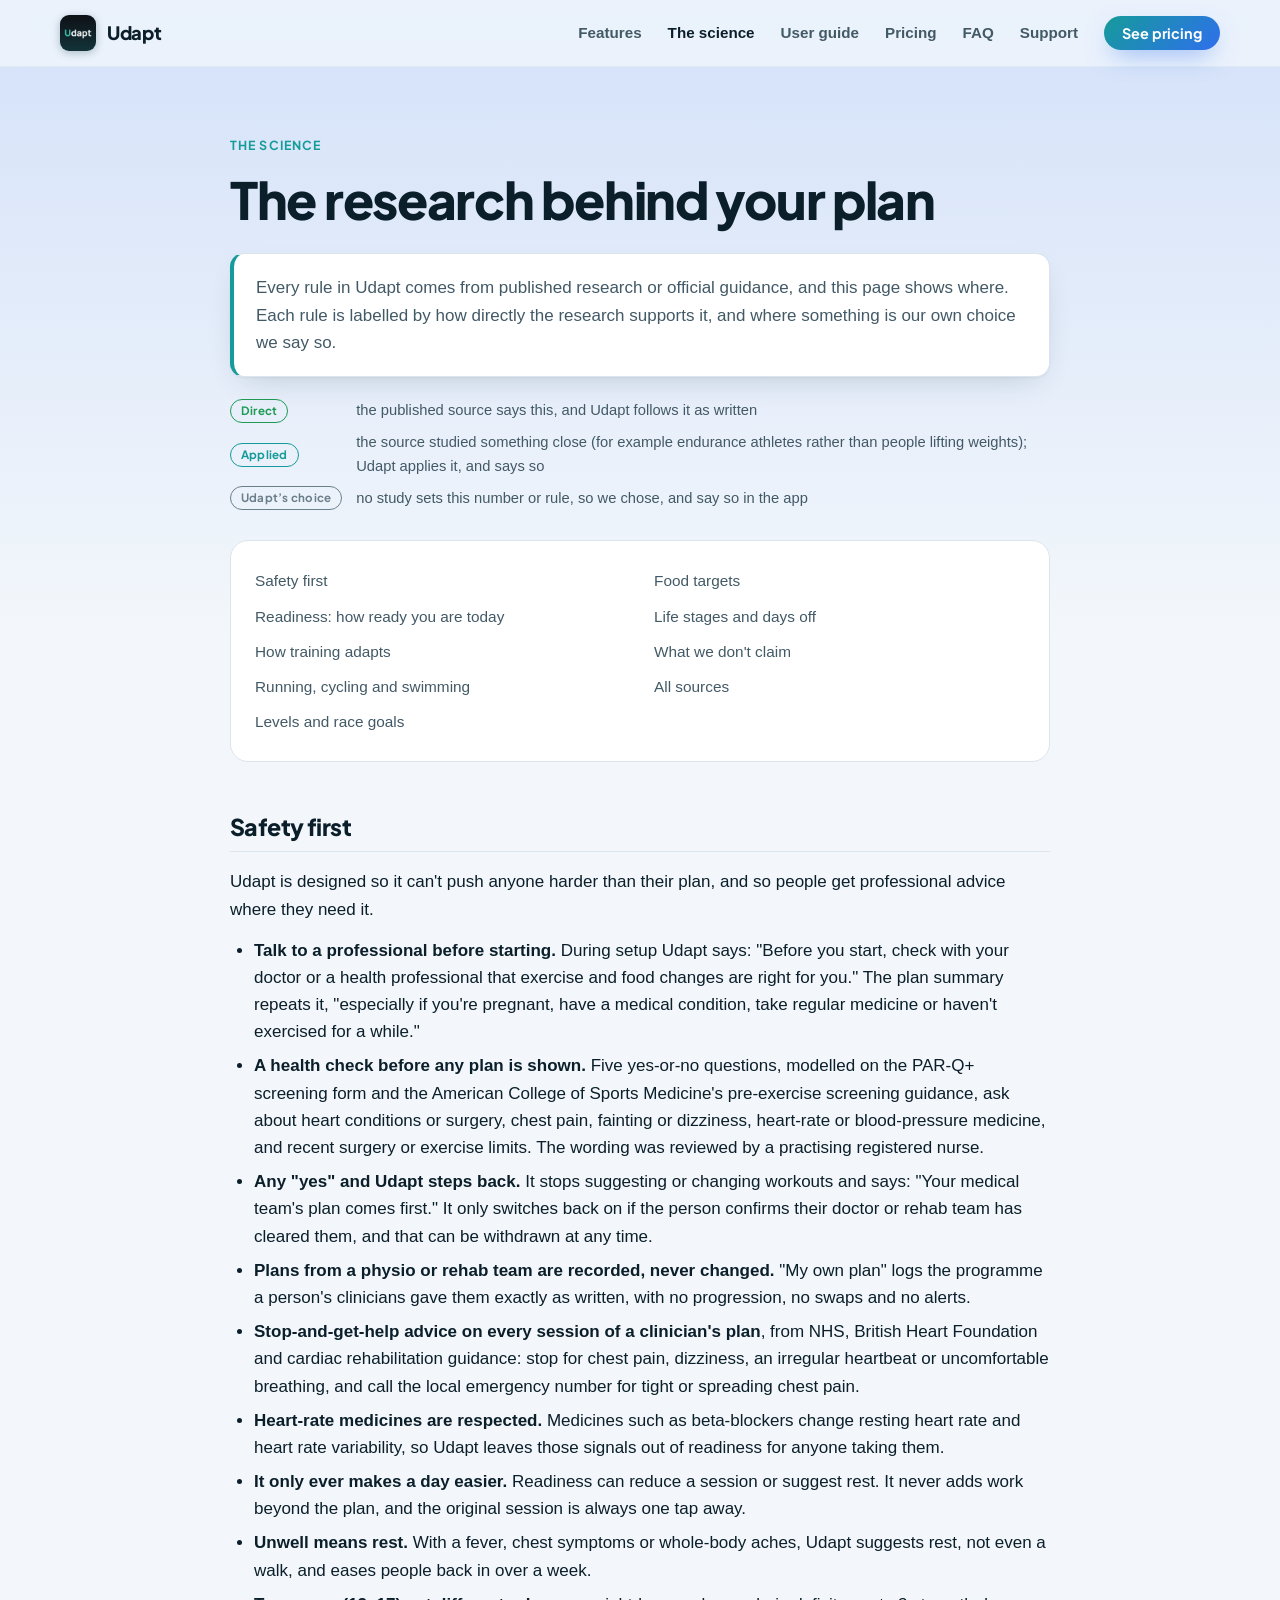
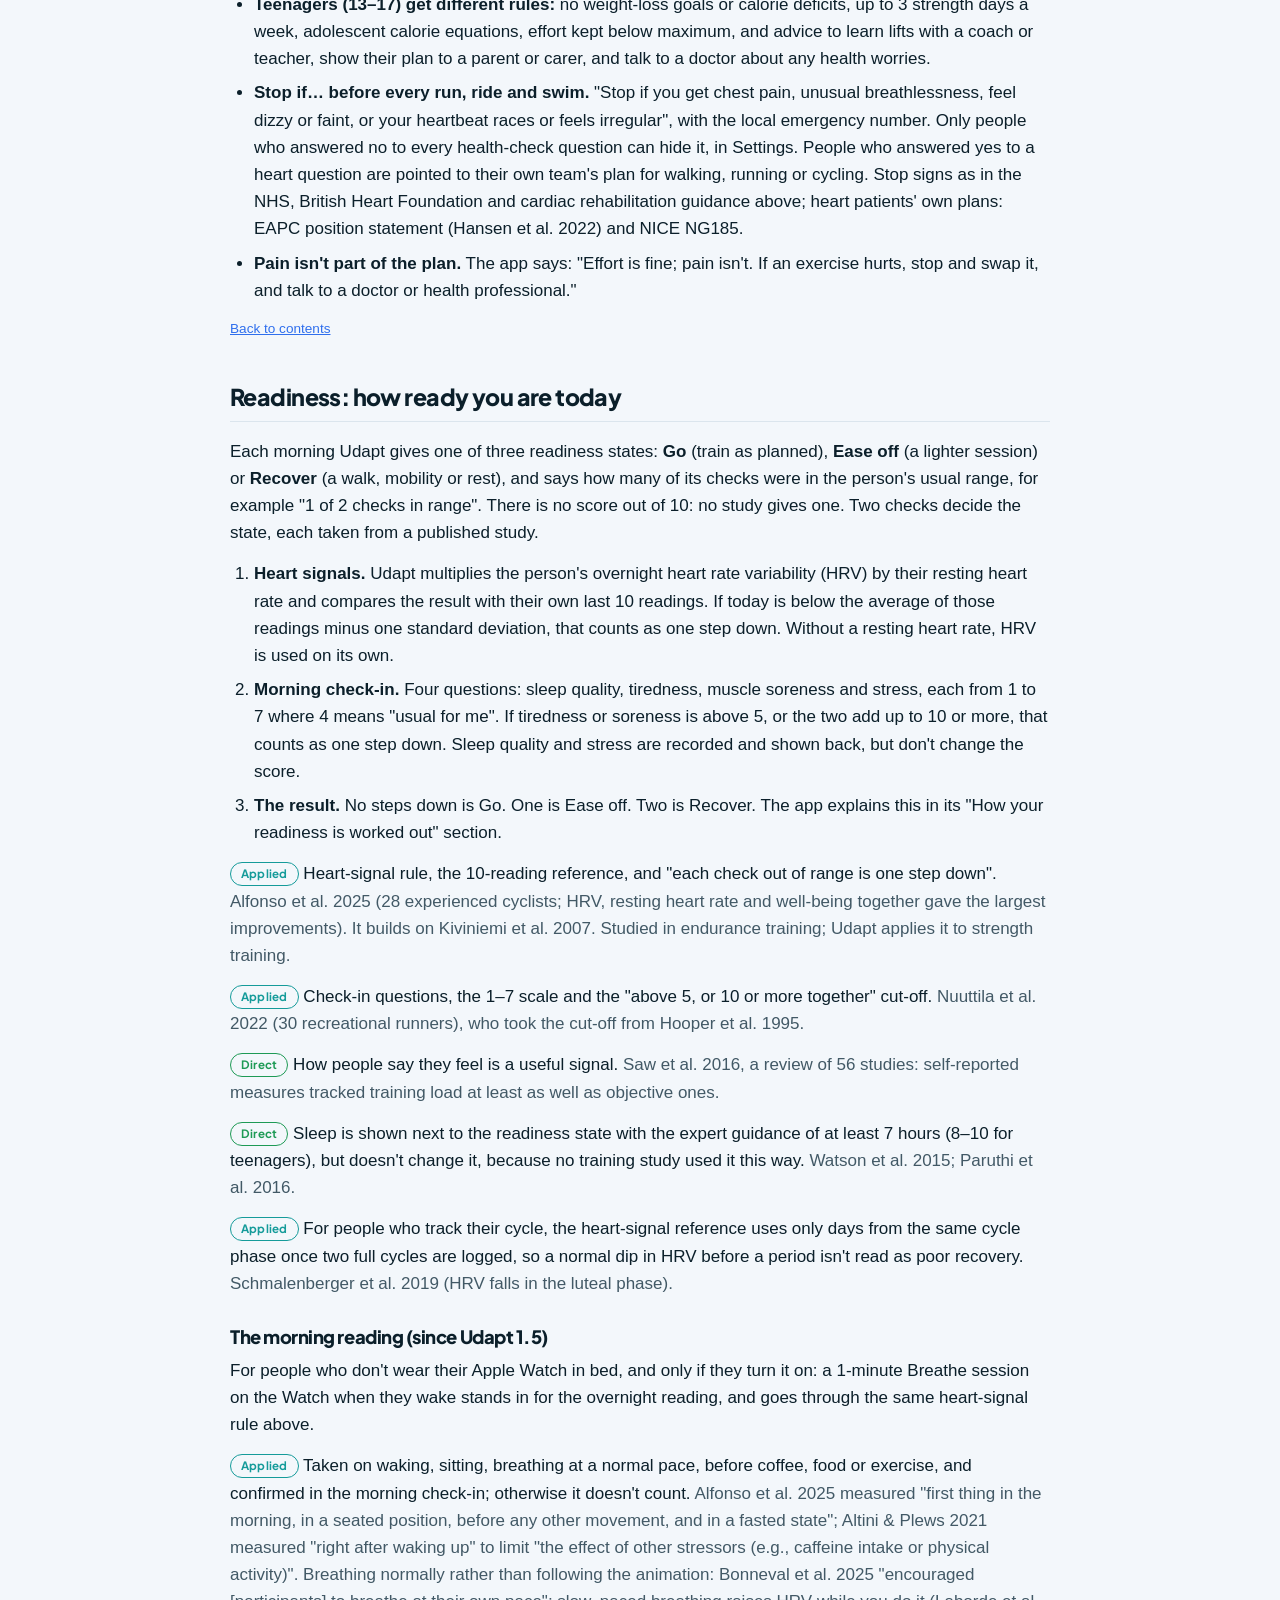
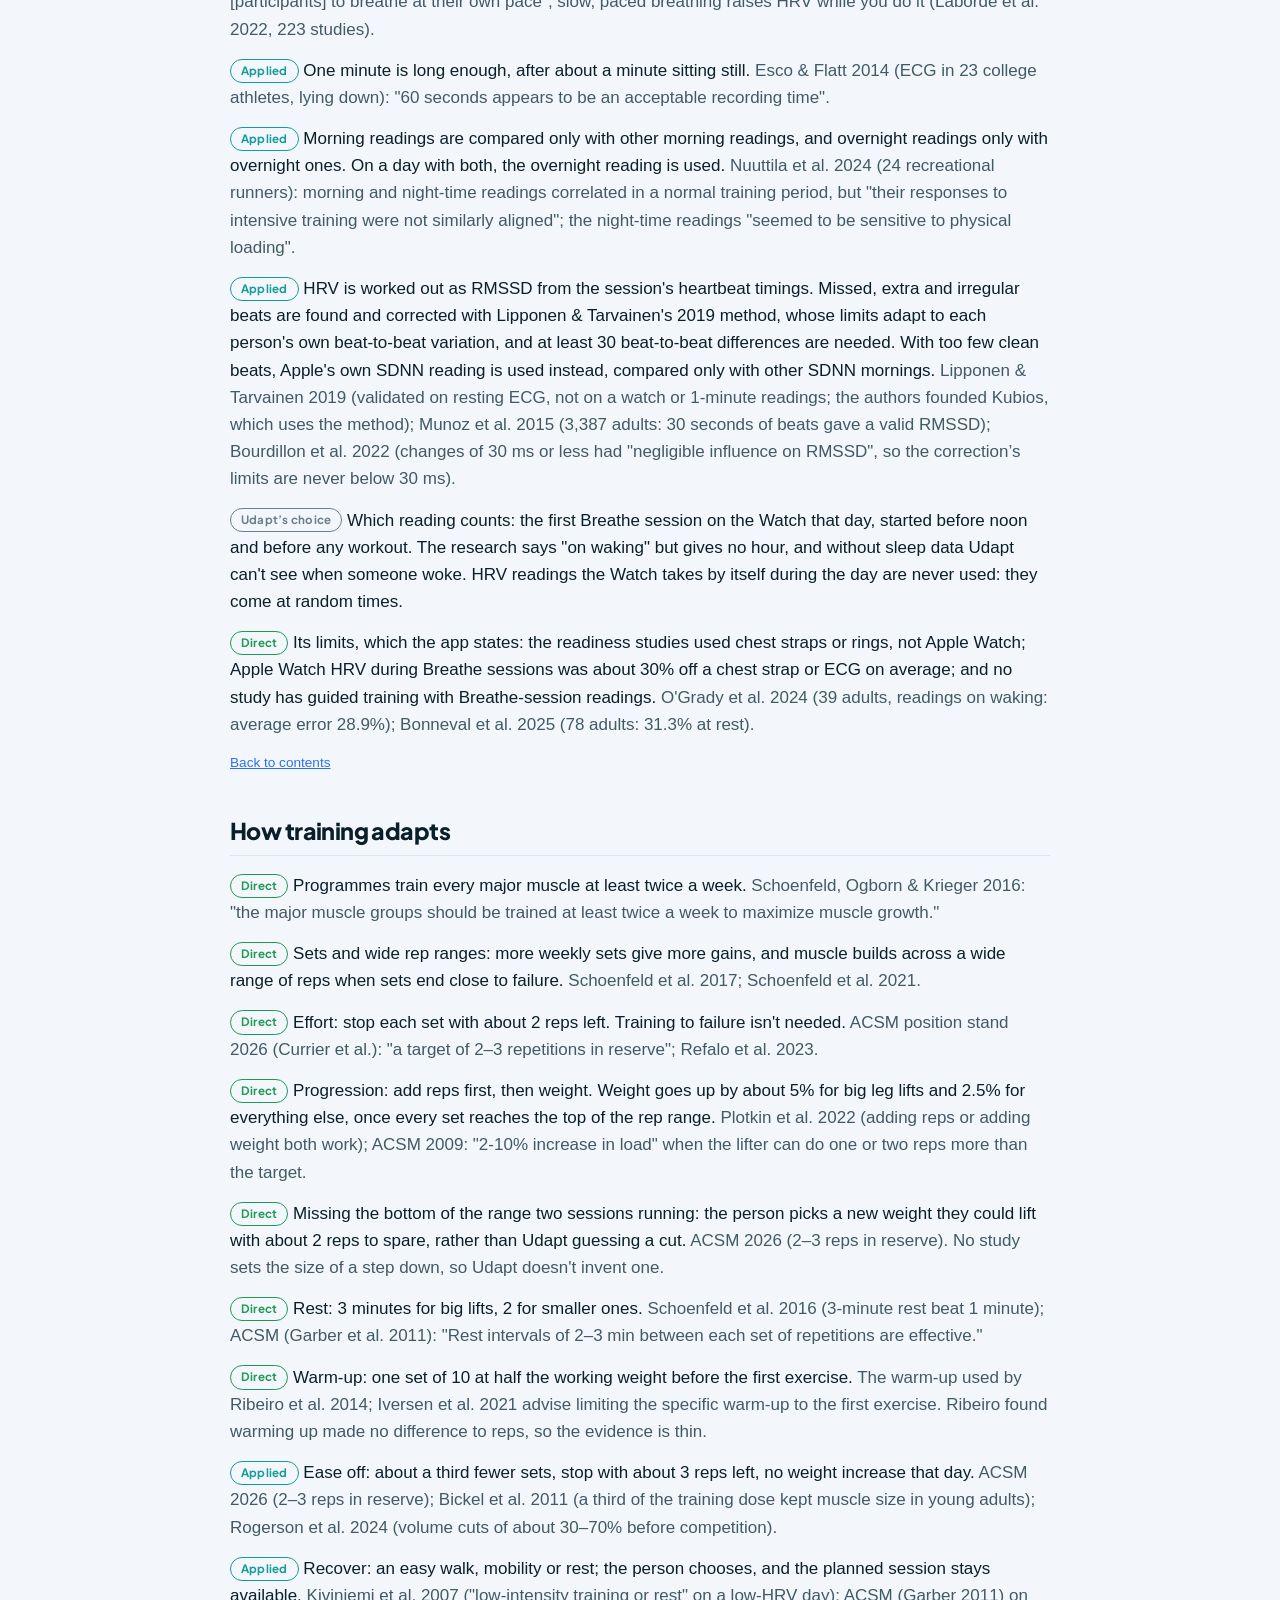
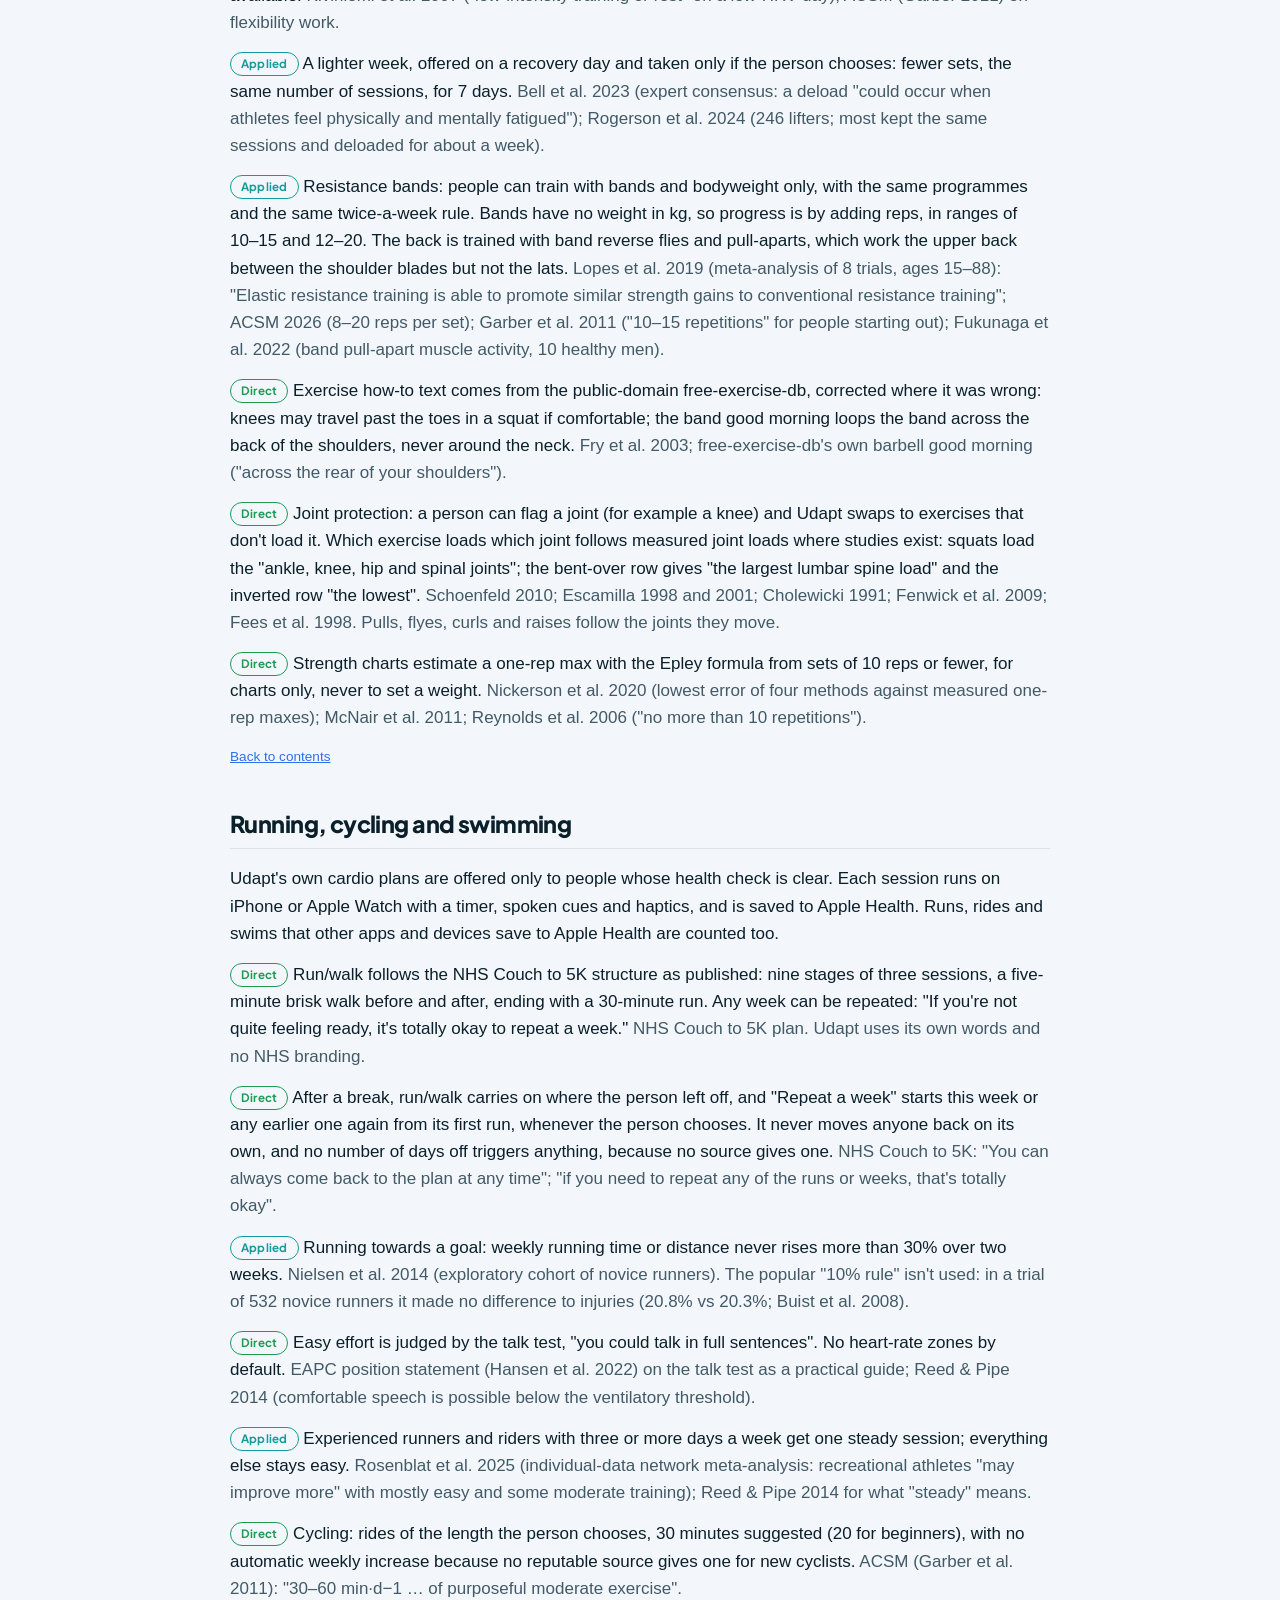
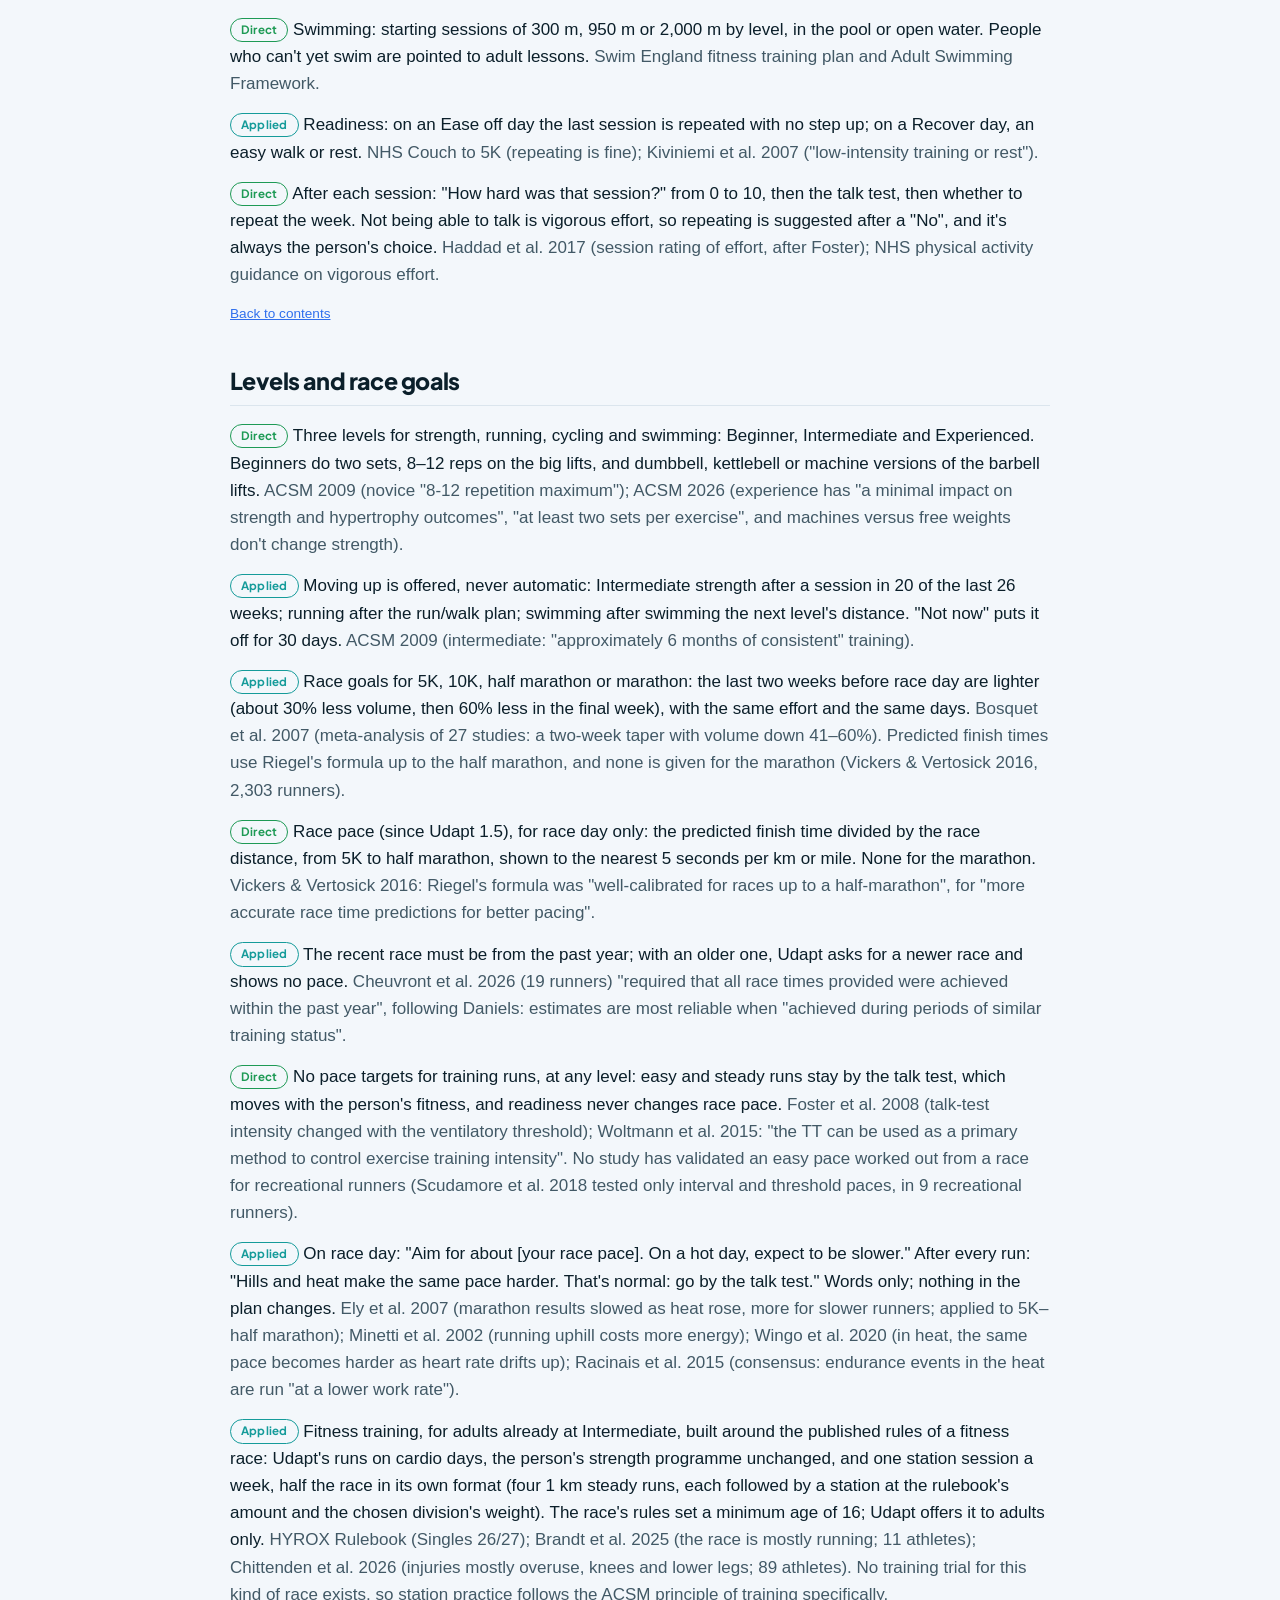
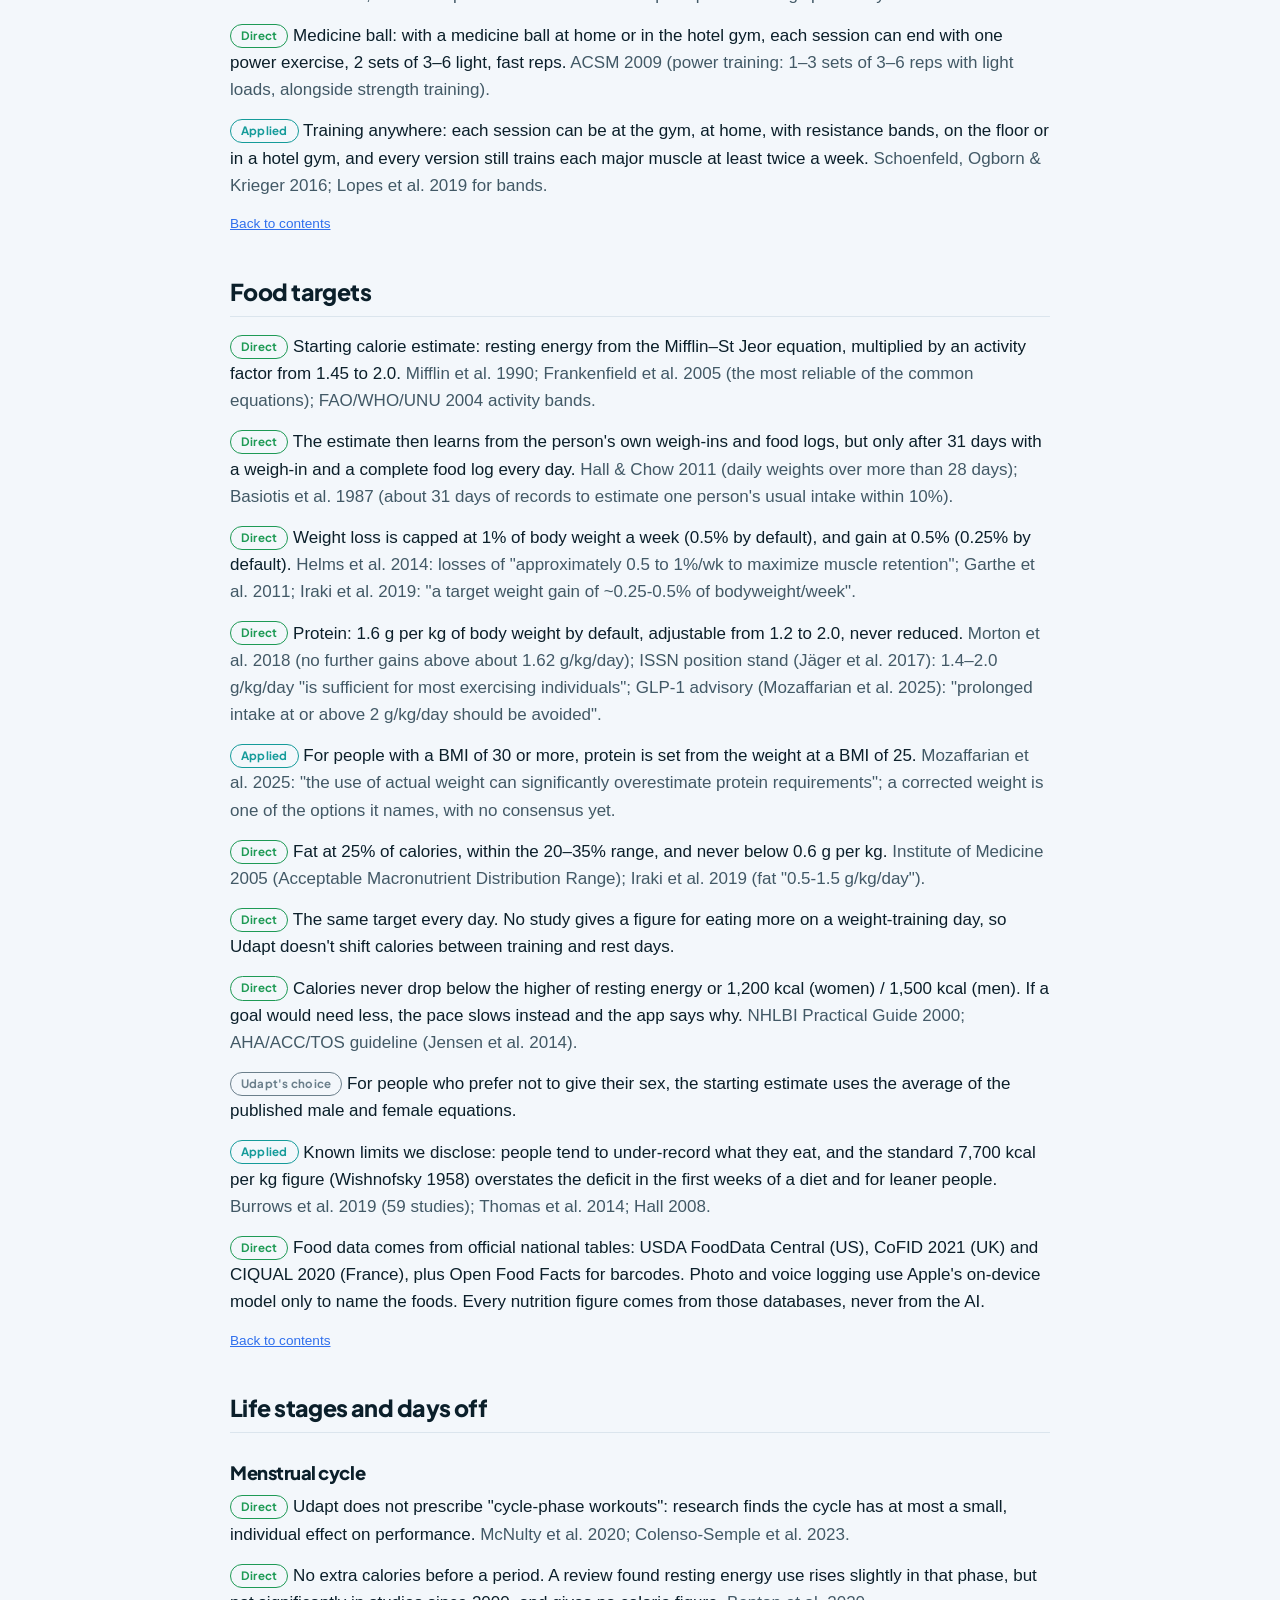
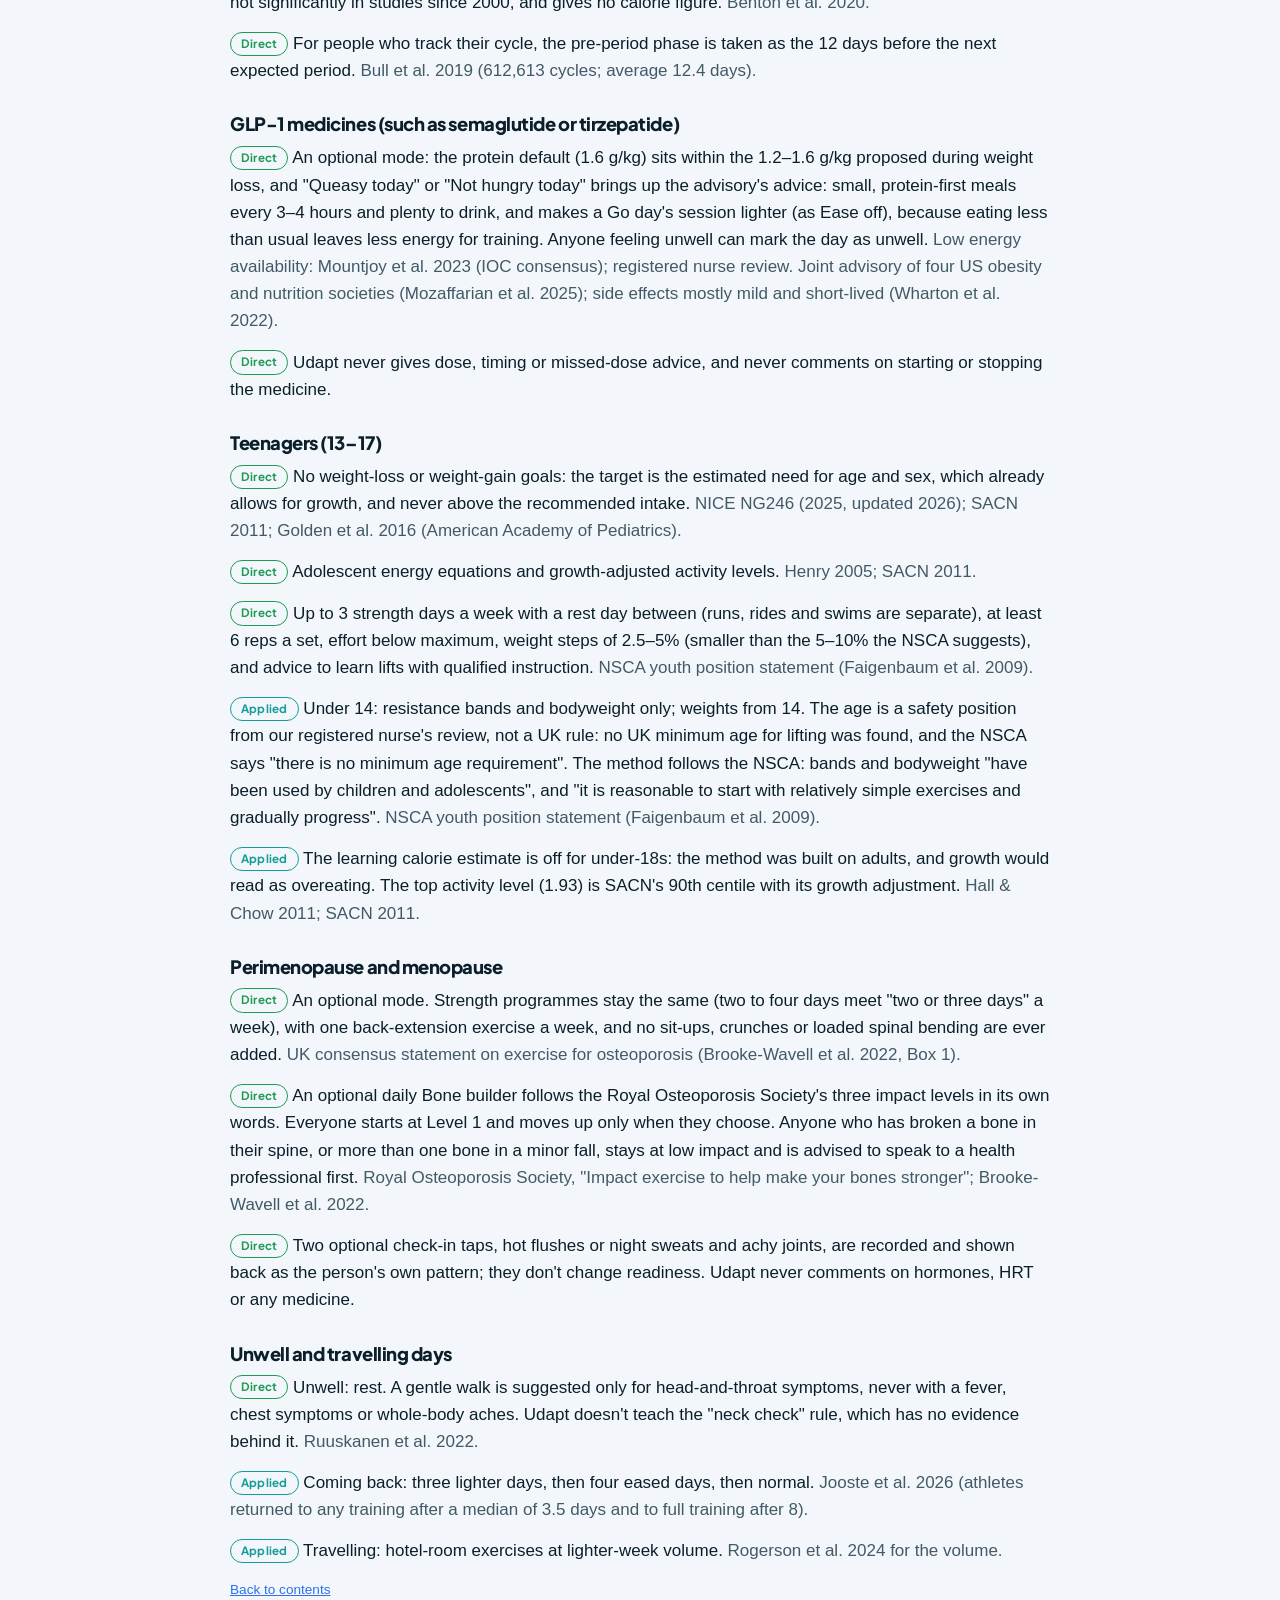
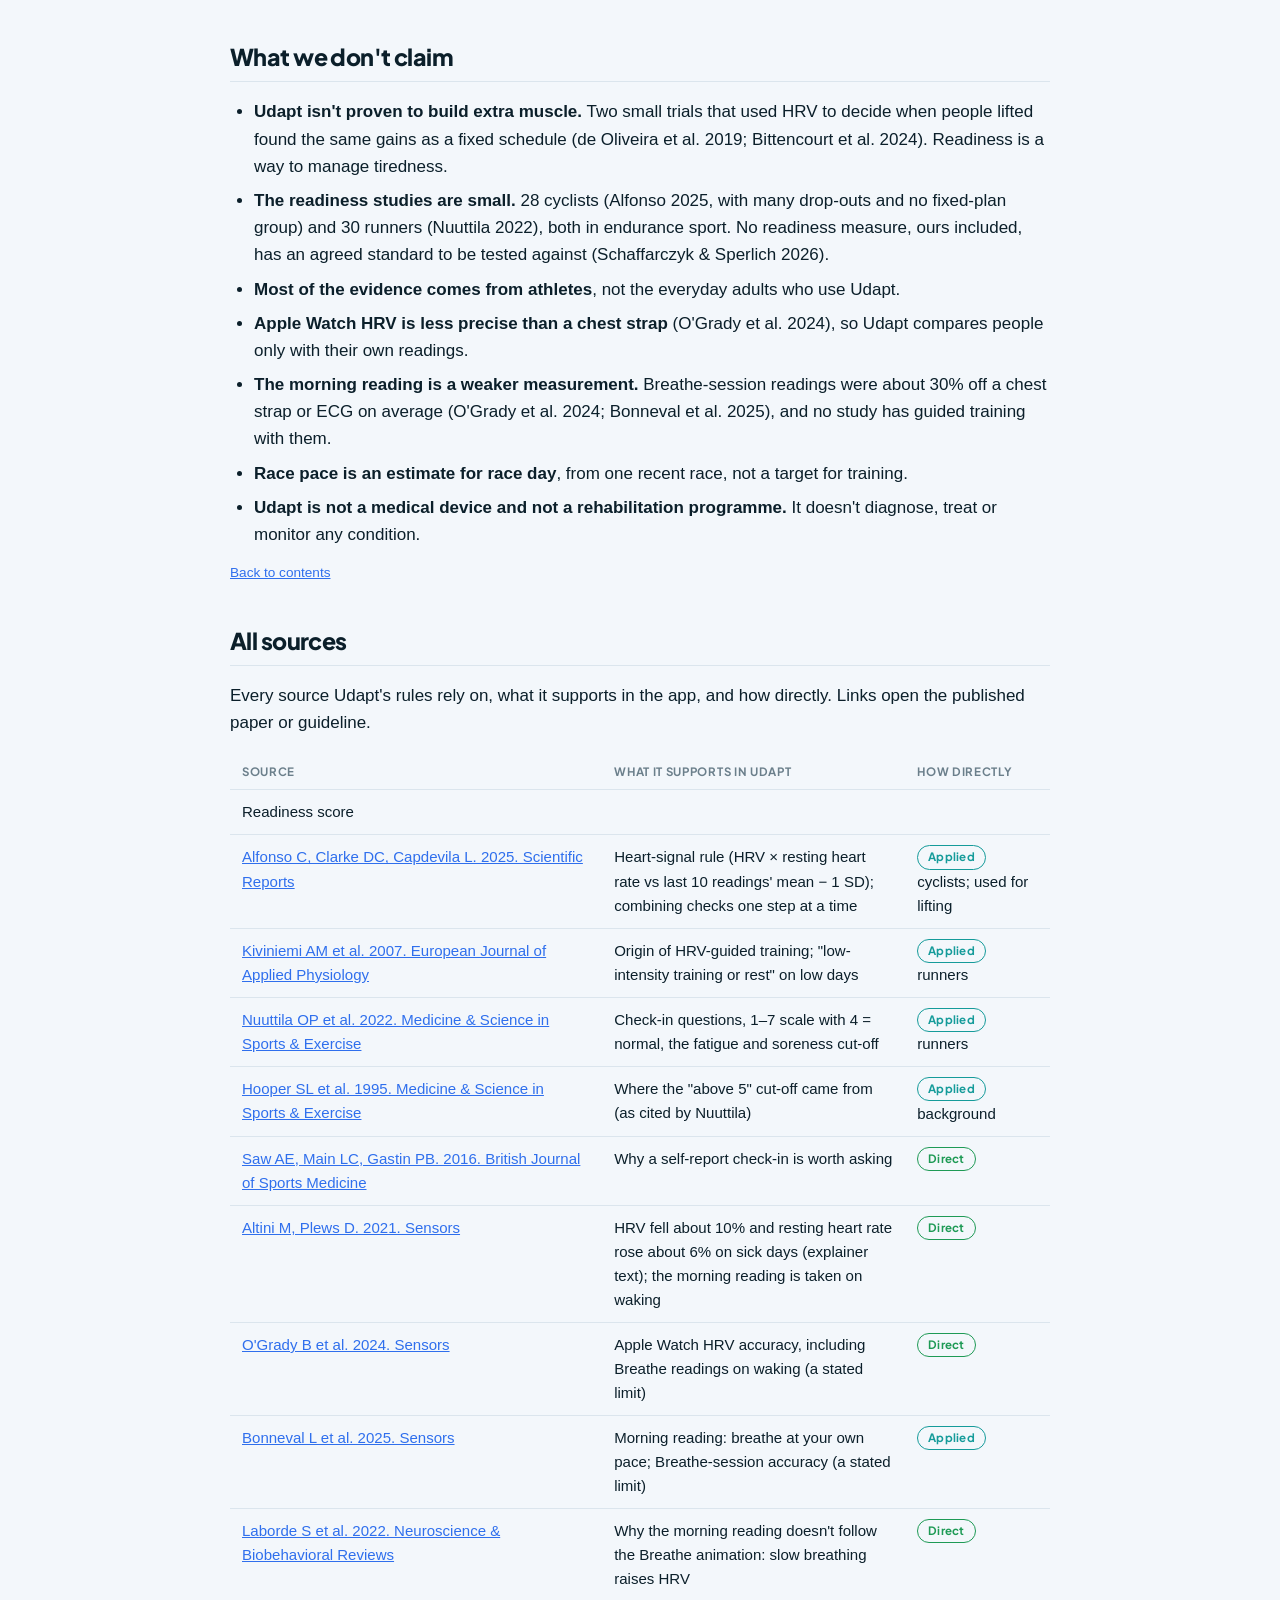
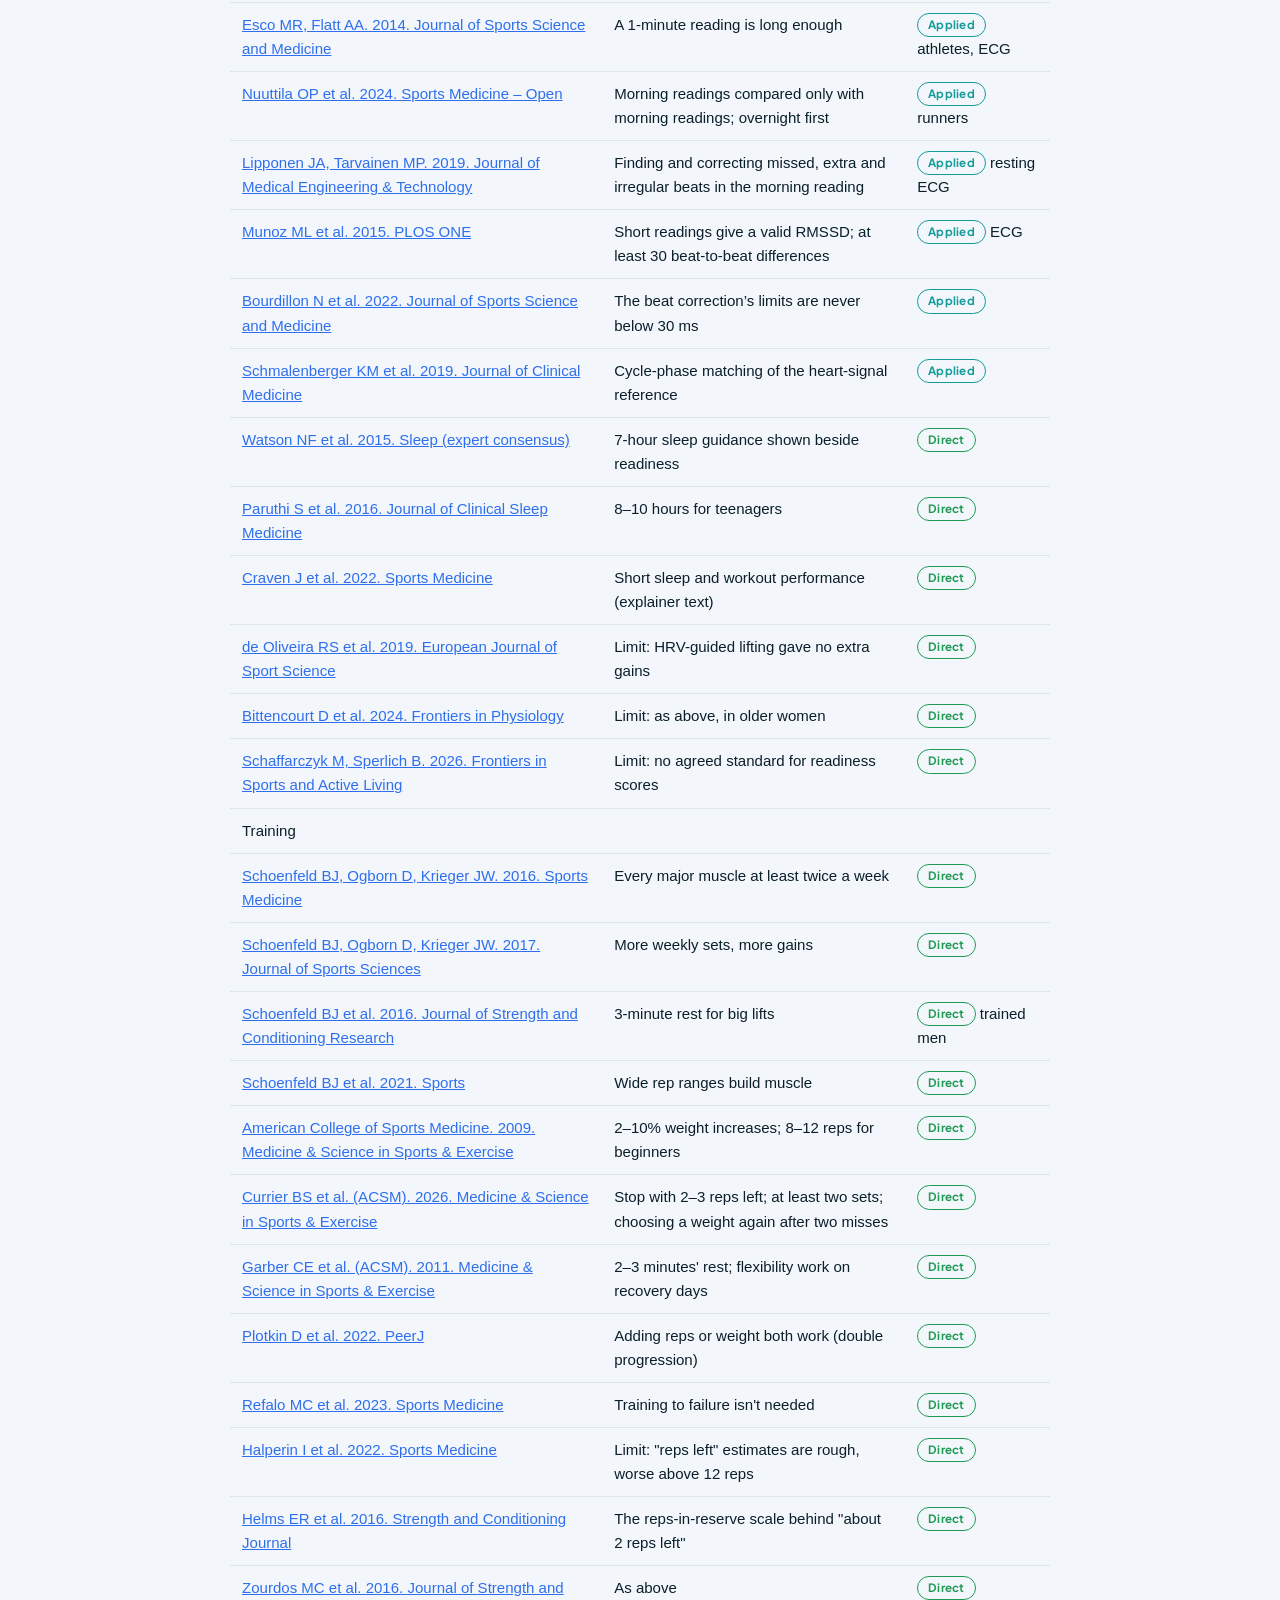
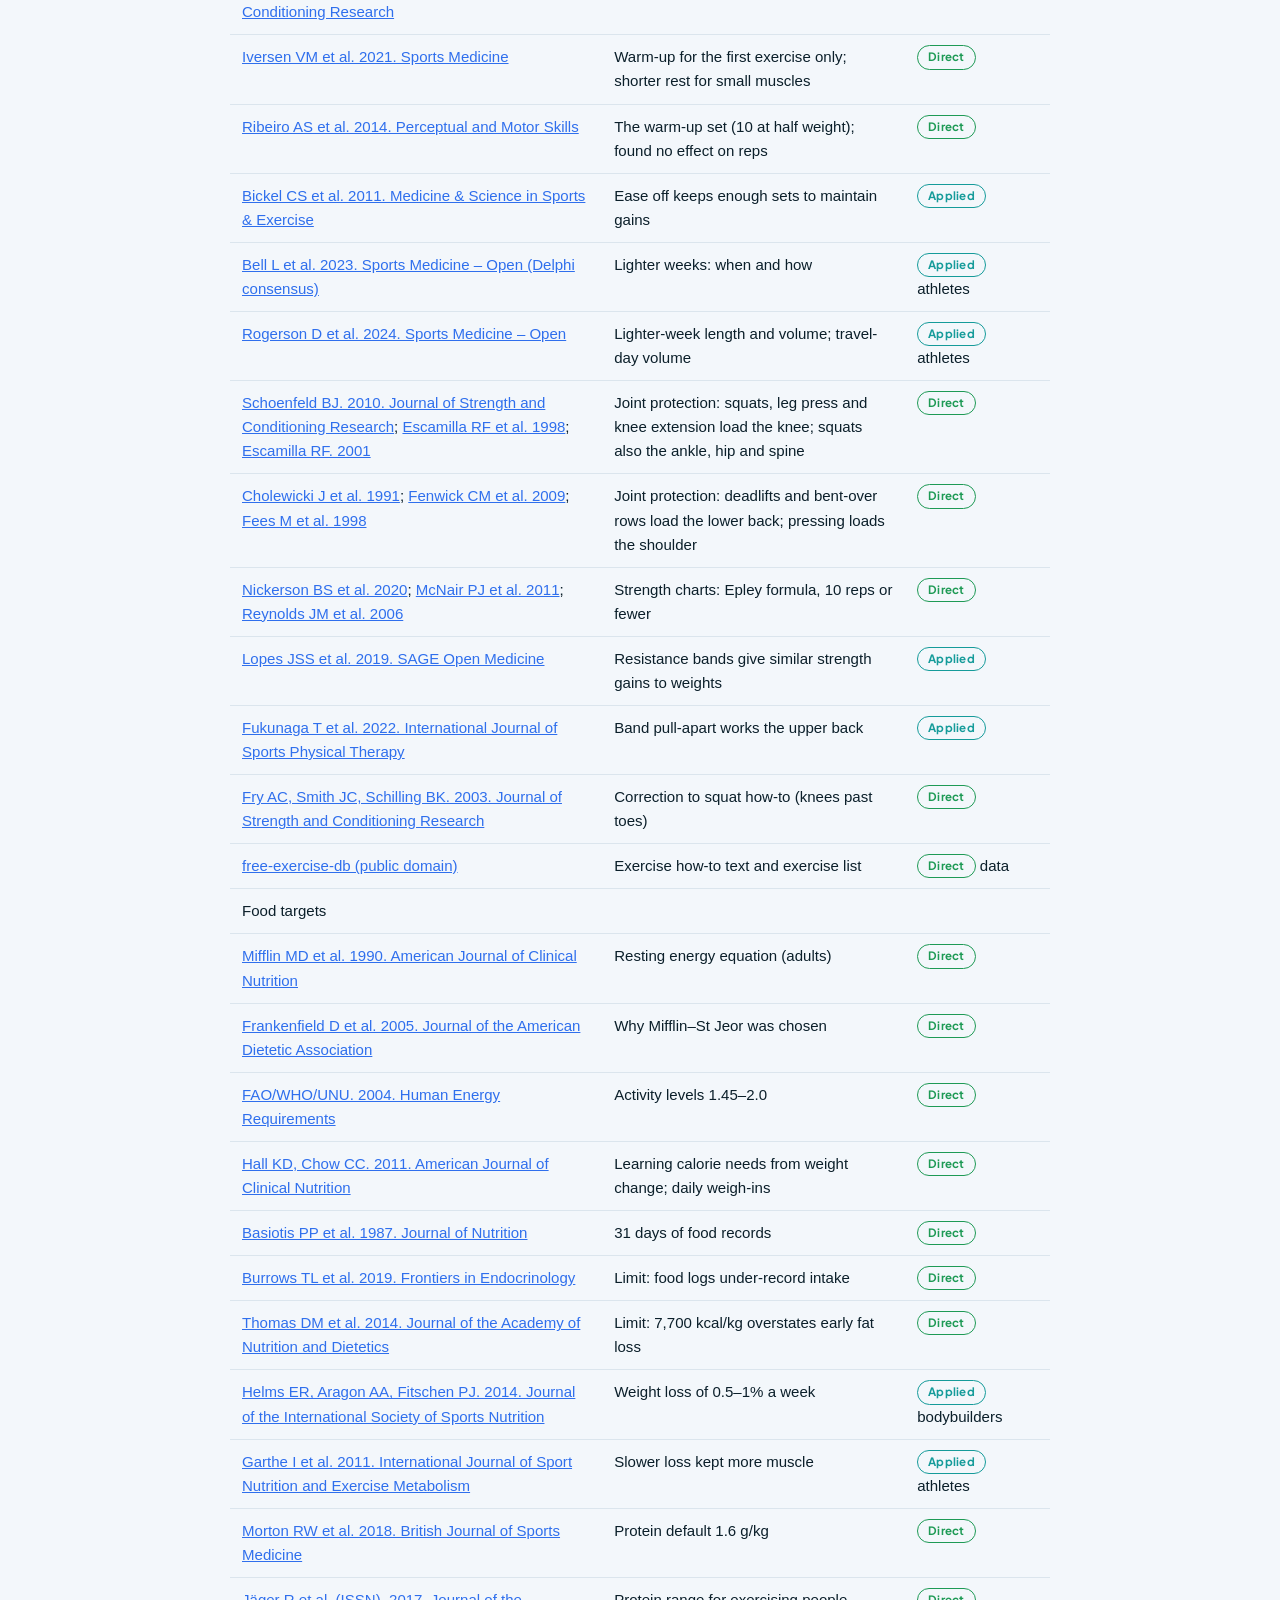
<file: science.html>
<!doctype html>
<html lang="en-GB">
<head>
<meta charset="utf-8">
<meta name="viewport" content="width=device-width,initial-scale=1,viewport-fit=cover">
<title>The Science Behind Udapt: Readiness, Training & Food, Explained</title>
<meta name="description" content="How Udapt's readiness, training, running, cycling, swimming and food rules work, in plain English, with the research behind each one and how directly it applies.">
<meta name="theme-color" content="#159b9a">
<link rel="canonical" href="https://udapt.isafenet.app/science.html">
<link rel="icon" type="image/png" href="images/favicon.png">
<link rel="apple-touch-icon" href="images/apple-touch-icon.png">
<meta name="robots" content="index,follow,max-image-preview:large">
<meta property="og:type" content="article">
<meta property="og:locale" content="en_GB">
<meta property="og:site_name" content="Udapt">
<meta property="og:title" content="The Science Behind Udapt: Readiness, Training & Food, Explained">
<meta property="og:description" content="How Udapt's readiness, training, running, cycling, swimming and food rules work, in plain English, with the research behind each one and how directly it applies.">
<meta property="og:url" content="https://udapt.isafenet.app/science.html">
<meta property="og:image" content="https://udapt.isafenet.app/images/app-icon.png">
<meta name="twitter:card" content="summary">
<link rel="preload" href="fonts/pjs-800.woff2" as="font" type="font/woff2" crossorigin>
<link rel="stylesheet" href="styles.css">
<script>document.documentElement.classList.add("js")</script>
<script type="application/ld+json">{"@context":"https://schema.org","@type":"Article","headline":"The research behind your Udapt plan","url":"https://udapt.isafenet.app/science.html","inLanguage":"en-GB","dateModified":"2026-10-20","about":{"@type":"SoftwareApplication","name":"Udapt"},"publisher":{"@type":"Organization","@id":"https://isafenet.app/#organization","name":"iSafeNet","url":"https://isafenet.app/"}}</script>
</head>
<body>
<a class="skip" href="#main">Skip to content</a>
<header class="nav"><div class="wrap">
  <a class="brand" href="index.html"><img src="images/icon-192.png" width="36" height="36" alt="">Udapt</a>
  <nav class="nav-links" aria-label="Main"><a href="index.html#features">Features</a><a href="science.html" aria-current="page">The science</a><a href="guide.html">User guide</a><a href="index.html#pricing">Pricing</a><a href="index.html#faq">FAQ</a><a href="support.html">Support</a><a class="btn sm" href="index.html#pricing">See pricing</a></nav>
</div></header>
<main id="main">
<div class="doc-hero"><div class="wrap">
  <p class="eyebrow">The science</p>
  <h1>The research behind your plan</h1>
  <div class="lede"><p>Every rule in Udapt comes from published research or official guidance, and this page shows where. Each rule is labelled by how directly the research supports it, and where something is our own choice we say so.</p></div>
  <div class="ev-key" aria-label="Evidence labels"><span class="ev ev-strong">Direct</span><span>the published source says this, and Udapt follows it as written</span><span class="ev ev-good">Applied</span><span>the source studied something close (for example endurance athletes rather than people lifting weights); Udapt applies it, and says so</span><span class="ev ev-choice">Udapt&rsquo;s choice</span><span>no study sets this number or rule, so we chose, and say so in the app</span></div>
  <nav class="toc" id="contents" aria-label="Contents"><ol><li><a href="#safety">Safety first</a></li><li><a href="#readiness">Readiness: how ready you are today</a></li><li><a href="#training">How training adapts</a></li><li><a href="#cardio">Running, cycling and swimming</a></li><li><a href="#levels">Levels and race goals</a></li><li><a href="#food">Food targets</a></li><li><a href="#modes">Life stages and days off</a></li><li><a href="#limits">What we don't claim</a></li><li><a href="#sources">All sources</a></li></ol></nav>
</div></div>
<div class="wrap"><div class="doc">
<section class="clause" id="safety">
<h2 class="clause-title">Safety first</h2>
<p>Udapt is designed so it can't push anyone harder than their plan, and so people get professional advice where they need it.</p>
    <ul>
      <li><b>Talk to a professional before starting.</b> During setup Udapt says: "Before you start, check with your doctor or a health professional that exercise and food changes are right for you." The plan summary repeats it, "especially if you're pregnant, have a medical condition, take regular medicine or haven't exercised for a while."</li>
      <li><b>A health check before any plan is shown.</b> Five yes-or-no questions, modelled on the PAR-Q+ screening form and the American College of Sports Medicine's pre-exercise screening guidance, ask about heart conditions or surgery, chest pain, fainting or dizziness, heart-rate or blood-pressure medicine, and recent surgery or exercise limits. The wording was reviewed by a practising registered nurse.</li>
      <li><b>Any "yes" and Udapt steps back.</b> It stops suggesting or changing workouts and says: "Your medical team's plan comes first." It only switches back on if the person confirms their doctor or rehab team has cleared them, and that can be withdrawn at any time.</li>
      <li><b>Plans from a physio or rehab team are recorded, never changed.</b> "My own plan" logs the programme a person's clinicians gave them exactly as written, with no progression, no swaps and no alerts.</li>
      <li><b>Stop-and-get-help advice on every session of a clinician's plan</b>, from NHS, British Heart Foundation and cardiac rehabilitation guidance: stop for chest pain, dizziness, an irregular heartbeat or uncomfortable breathing, and call the local emergency number for tight or spreading chest pain.</li>
      <li><b>Heart-rate medicines are respected.</b> Medicines such as beta-blockers change resting heart rate and heart rate variability, so Udapt leaves those signals out of readiness for anyone taking them.</li>
      <li><b>It only ever makes a day easier.</b> Readiness can reduce a session or suggest rest. It never adds work beyond the plan, and the original session is always one tap away.</li>
      <li><b>Unwell means rest.</b> With a fever, chest symptoms or whole-body aches, Udapt suggests rest, not even a walk, and eases people back in over a week.</li>
      <li><b>Teenagers (13–17) get different rules:</b> no weight-loss goals or calorie deficits, up to 3 strength days a week, adolescent calorie equations, effort kept below maximum, and advice to learn lifts with a coach or teacher, show their plan to a parent or carer, and talk to a doctor about any health worries.</li>
      <li><b>Stop if… before every run, ride and swim.</b> "Stop if you get chest pain, unusual breathlessness, feel dizzy or faint, or your heartbeat races or feels irregular", with the local emergency number. Only people who answered no to every health-check question can hide it, in Settings. People who answered yes to a heart question are pointed to their own team's plan for walking, running or cycling. <span class="src">Stop signs as in the NHS, British Heart Foundation and cardiac rehabilitation guidance above; heart patients' own plans: EAPC position statement (Hansen et al. 2022) and NICE NG185.</span></li>
      <li><b>Pain isn't part of the plan.</b> The app says: "Effort is fine; pain isn't. If an exercise hurts, stop and swap it, and talk to a doctor or health professional."</li>
    </ul>
<p class="guide-top"><a href="#contents">Back to contents</a></p>
</section>
<section class="clause" id="readiness">
<h2 class="clause-title">Readiness: how ready you are today</h2>
<p>Each morning Udapt gives one of three readiness states: <b>Go</b> (train as planned), <b>Ease off</b> (a lighter session) or <b>Recover</b> (a walk, mobility or rest), and says how many of its checks were in the person's usual range, for example "1 of 2 checks in range". There is no score out of 10: no study gives one. Two checks decide the state, each taken from a published study.</p>
  <ol class="steps">
    <li><b>Heart signals.</b> Udapt multiplies the person's overnight heart rate variability (HRV) by their resting heart rate and compares the result with their own last 10 readings. If today is below the average of those readings minus one standard deviation, that counts as one step down. Without a resting heart rate, HRV is used on its own.</li>
    <li><b>Morning check-in.</b> Four questions: sleep quality, tiredness, muscle soreness and stress, each from 1 to 7 where 4 means "usual for me". If tiredness or soreness is above 5, or the two add up to 10 or more, that counts as one step down. Sleep quality and stress are recorded and shown back, but don't change the score.</li>
    <li><b>The result.</b> No steps down is Go. One is Ease off. Two is Recover. The app explains this in its "How your readiness is worked out" section.</li>
  </ol>
  
    <p><span class="ev ev-good">Applied</span> Heart-signal rule, the 10-reading reference, and "each check out of range is one step down". <span class="src muted">Alfonso et al. 2025 (28 experienced cyclists; HRV, resting heart rate and well-being together gave the largest improvements). It builds on Kiviniemi et al. 2007. Studied in endurance training; Udapt applies it to strength training.</span></p>
    <p><span class="ev ev-good">Applied</span> Check-in questions, the 1–7 scale and the "above 5, or 10 or more together" cut-off. <span class="src muted">Nuuttila et al. 2022 (30 recreational runners), who took the cut-off from Hooper et al. 1995.</span></p>
    <p><span class="ev ev-strong">Direct</span> How people say they feel is a useful signal. <span class="src muted">Saw et al. 2016, a review of 56 studies: self-reported measures tracked training load at least as well as objective ones.</span></p>
    <p><span class="ev ev-strong">Direct</span> Sleep is shown next to the readiness state with the expert guidance of at least 7 hours (8–10 for teenagers), but doesn't change it, because no training study used it this way. <span class="src muted">Watson et al. 2015; Paruthi et al. 2016.</span></p>
    <p><span class="ev ev-good">Applied</span> For people who track their cycle, the heart-signal reference uses only days from the same cycle phase once two full cycles are logged, so a normal dip in HRV before a period isn't read as poor recovery. <span class="src muted">Schmalenberger et al. 2019 (HRV falls in the luteal phase).</span></p>
  <h3 id="morning-reading">The morning reading (since Udapt 1.5)</h3>
  <p>For people who don't wear their Apple Watch in bed, and only if they turn it on: a 1-minute Breathe session on the Watch when they wake stands in for the overnight reading, and goes through the same heart-signal rule above.</p>
    <p><span class="ev ev-good">Applied</span> Taken on waking, sitting, breathing at a normal pace, before coffee, food or exercise, and confirmed in the morning check-in; otherwise it doesn't count. <span class="src muted">Alfonso et al. 2025 measured "first thing in the morning, in a seated position, before any other movement, and in a fasted state"; Altini &amp; Plews 2021 measured "right after waking up" to limit "the effect of other stressors (e.g., caffeine intake or physical activity)". Breathing normally rather than following the animation: Bonneval et al. 2025 "encouraged [participants] to breathe at their own pace"; slow, paced breathing raises HRV while you do it (Laborde et al. 2022, 223 studies).</span></p>
    <p><span class="ev ev-good">Applied</span> One minute is long enough, after about a minute sitting still. <span class="src muted">Esco &amp; Flatt 2014 (ECG in 23 college athletes, lying down): "60 seconds appears to be an acceptable recording time".</span></p>
    <p><span class="ev ev-good">Applied</span> Morning readings are compared only with other morning readings, and overnight readings only with overnight ones. On a day with both, the overnight reading is used. <span class="src muted">Nuuttila et al. 2024 (24 recreational runners): morning and night-time readings correlated in a normal training period, but "their responses to intensive training were not similarly aligned"; the night-time readings "seemed to be sensitive to physical loading".</span></p>
    <p><span class="ev ev-good">Applied</span> HRV is worked out as RMSSD from the session's heartbeat timings. Missed, extra and irregular beats are found and corrected with Lipponen &amp; Tarvainen's 2019 method, whose limits adapt to each person's own beat-to-beat variation, and at least 30 beat-to-beat differences are needed. With too few clean beats, Apple's own SDNN reading is used instead, compared only with other SDNN mornings. <span class="src muted">Lipponen &amp; Tarvainen 2019 (validated on resting ECG, not on a watch or 1-minute readings; the authors founded Kubios, which uses the method); Munoz et al. 2015 (3,387 adults: 30 seconds of beats gave a valid RMSSD); Bourdillon et al. 2022 (changes of 30 ms or less had "negligible influence on RMSSD", so the correction&rsquo;s limits are never below 30 ms).</span></p>
    <p><span class="ev ev-choice">Udapt&rsquo;s choice</span> Which reading counts: the first Breathe session on the Watch that day, started before noon and before any workout. The research says "on waking" but gives no hour, and without sleep data Udapt can't see when someone woke. HRV readings the Watch takes by itself during the day are never used: they come at random times.</p>
    <p><span class="ev ev-strong">Direct</span> Its limits, which the app states: the readiness studies used chest straps or rings, not Apple Watch; Apple Watch HRV during Breathe sessions was about 30% off a chest strap or ECG on average; and no study has guided training with Breathe-session readings. <span class="src muted">O'Grady et al. 2024 (39 adults, readings on waking: average error 28.9%); Bonneval et al. 2025 (78 adults: 31.3% at rest).</span></p>
<p class="guide-top"><a href="#contents">Back to contents</a></p>
</section>
<section class="clause" id="training">
<h2 class="clause-title">How training adapts</h2>
<p><span class="ev ev-strong">Direct</span> Programmes train every major muscle at least twice a week. <span class="src muted">Schoenfeld, Ogborn &amp; Krieger 2016: "the major muscle groups should be trained at least twice a week to maximize muscle growth."</span></p>
    <p><span class="ev ev-strong">Direct</span> Sets and wide rep ranges: more weekly sets give more gains, and muscle builds across a wide range of reps when sets end close to failure. <span class="src muted">Schoenfeld et al. 2017; Schoenfeld et al. 2021.</span></p>
    <p><span class="ev ev-strong">Direct</span> Effort: stop each set with about 2 reps left. Training to failure isn't needed. <span class="src muted">ACSM position stand 2026 (Currier et al.): "a target of 2–3 repetitions in reserve"; Refalo et al. 2023.</span></p>
    <p><span class="ev ev-strong">Direct</span> Progression: add reps first, then weight. Weight goes up by about 5% for big leg lifts and 2.5% for everything else, once every set reaches the top of the rep range. <span class="src muted">Plotkin et al. 2022 (adding reps or adding weight both work); ACSM 2009: "2-10% increase in load" when the lifter can do one or two reps more than the target.</span></p>
    <p><span class="ev ev-strong">Direct</span> Missing the bottom of the range two sessions running: the person picks a new weight they could lift with about 2 reps to spare, rather than Udapt guessing a cut. <span class="src muted">ACSM 2026 (2–3 reps in reserve). No study sets the size of a step down, so Udapt doesn't invent one.</span></p>
    <p><span class="ev ev-strong">Direct</span> Rest: 3 minutes for big lifts, 2 for smaller ones. <span class="src muted">Schoenfeld et al. 2016 (3-minute rest beat 1 minute); ACSM (Garber et al. 2011): "Rest intervals of 2–3 min between each set of repetitions are effective."</span></p>
    <p><span class="ev ev-strong">Direct</span> Warm-up: one set of 10 at half the working weight before the first exercise. <span class="src muted">The warm-up used by Ribeiro et al. 2014; Iversen et al. 2021 advise limiting the specific warm-up to the first exercise. Ribeiro found warming up made no difference to reps, so the evidence is thin.</span></p>
    <p><span class="ev ev-good">Applied</span> Ease off: about a third fewer sets, stop with about 3 reps left, no weight increase that day. <span class="src muted">ACSM 2026 (2–3 reps in reserve); Bickel et al. 2011 (a third of the training dose kept muscle size in young adults); Rogerson et al. 2024 (volume cuts of about 30–70% before competition).</span></p>
    <p><span class="ev ev-good">Applied</span> Recover: an easy walk, mobility or rest; the person chooses, and the planned session stays available. <span class="src muted">Kiviniemi et al. 2007 ("low-intensity training or rest" on a low-HRV day); ACSM (Garber 2011) on flexibility work.</span></p>
    <p><span class="ev ev-good">Applied</span> A lighter week, offered on a recovery day and taken only if the person chooses: fewer sets, the same number of sessions, for 7 days. <span class="src muted">Bell et al. 2023 (expert consensus: a deload "could occur when athletes feel physically and mentally fatigued"); Rogerson et al. 2024 (246 lifters; most kept the same sessions and deloaded for about a week).</span></p>
    <p><span class="ev ev-good">Applied</span> Resistance bands: people can train with bands and bodyweight only, with the same programmes and the same twice-a-week rule. Bands have no weight in kg, so progress is by adding reps, in ranges of 10–15 and 12–20. The back is trained with band reverse flies and pull-aparts, which work the upper back between the shoulder blades but not the lats. <span class="src muted">Lopes et al. 2019 (meta-analysis of 8 trials, ages 15–88): "Elastic resistance training is able to promote similar strength gains to conventional resistance training"; ACSM 2026 (8–20 reps per set); Garber et al. 2011 ("10–15 repetitions" for people starting out); Fukunaga et al. 2022 (band pull-apart muscle activity, 10 healthy men).</span></p>
    <p><span class="ev ev-strong">Direct</span> Exercise how-to text comes from the public-domain free-exercise-db, corrected where it was wrong: knees may travel past the toes in a squat if comfortable; the band good morning loops the band across the back of the shoulders, never around the neck. <span class="src muted">Fry et al. 2003; free-exercise-db's own barbell good morning ("across the rear of your shoulders").</span></p>
    <p><span class="ev ev-strong">Direct</span> Joint protection: a person can flag a joint (for example a knee) and Udapt swaps to exercises that don't load it. Which exercise loads which joint follows measured joint loads where studies exist: squats load the "ankle, knee, hip and spinal joints"; the bent-over row gives "the largest lumbar spine load" and the inverted row "the lowest". <span class="src muted">Schoenfeld 2010; Escamilla 1998 and 2001; Cholewicki 1991; Fenwick et al. 2009; Fees et al. 1998. Pulls, flyes, curls and raises follow the joints they move.</span></p>
    <p><span class="ev ev-strong">Direct</span> Strength charts estimate a one-rep max with the Epley formula from sets of 10 reps or fewer, for charts only, never to set a weight. <span class="src muted">Nickerson et al. 2020 (lowest error of four methods against measured one-rep maxes); McNair et al. 2011; Reynolds et al. 2006 ("no more than 10 repetitions").</span></p>
<p class="guide-top"><a href="#contents">Back to contents</a></p>
</section>
<section class="clause" id="cardio">
<h2 class="clause-title">Running, cycling and swimming</h2>
<p>Udapt's own cardio plans are offered only to people whose health check is clear. Each session runs on iPhone or Apple Watch with a timer, spoken cues and haptics, and is saved to Apple Health. Runs, rides and swims that other apps and devices save to Apple Health are counted too.</p>
  
    <p><span class="ev ev-strong">Direct</span> Run/walk follows the NHS Couch to 5K structure as published: nine stages of three sessions, a five-minute brisk walk before and after, ending with a 30-minute run. Any week can be repeated: "If you're not quite feeling ready, it's totally okay to repeat a week." <span class="src muted">NHS Couch to 5K plan. Udapt uses its own words and no NHS branding.</span></p>
    <p><span class="ev ev-strong">Direct</span> After a break, run/walk carries on where the person left off, and "Repeat a week" starts this week or any earlier one again from its first run, whenever the person chooses. It never moves anyone back on its own, and no number of days off triggers anything, because no source gives one. <span class="src muted">NHS Couch to 5K: "You can always come back to the plan at any time"; "if you need to repeat any of the runs or weeks, that's totally okay".</span></p>
    <p><span class="ev ev-good">Applied</span> Running towards a goal: weekly running time or distance never rises more than 30% over two weeks. <span class="src muted">Nielsen et al. 2014 (exploratory cohort of novice runners). The popular "10% rule" isn't used: in a trial of 532 novice runners it made no difference to injuries (20.8% vs 20.3%; Buist et al. 2008).</span></p>
    <p><span class="ev ev-strong">Direct</span> Easy effort is judged by the talk test, "you could talk in full sentences". No heart-rate zones by default. <span class="src muted">EAPC position statement (Hansen et al. 2022) on the talk test as a practical guide; Reed &amp; Pipe 2014 (comfortable speech is possible below the ventilatory threshold).</span></p>
    <p><span class="ev ev-good">Applied</span> Experienced runners and riders with three or more days a week get one steady session; everything else stays easy. <span class="src muted">Rosenblat et al. 2025 (individual-data network meta-analysis: recreational athletes "may improve more" with mostly easy and some moderate training); Reed &amp; Pipe 2014 for what "steady" means.</span></p>
    <p><span class="ev ev-strong">Direct</span> Cycling: rides of the length the person chooses, 30 minutes suggested (20 for beginners), with no automatic weekly increase because no reputable source gives one for new cyclists. <span class="src muted">ACSM (Garber et al. 2011): "30–60 min·d−1 … of purposeful moderate exercise".</span></p>
    <p><span class="ev ev-strong">Direct</span> Swimming: starting sessions of 300 m, 950 m or 2,000 m by level, in the pool or open water. People who can't yet swim are pointed to adult lessons. <span class="src muted">Swim England fitness training plan and Adult Swimming Framework.</span></p>
    <p><span class="ev ev-good">Applied</span> Readiness: on an Ease off day the last session is repeated with no step up; on a Recover day, an easy walk or rest. <span class="src muted">NHS Couch to 5K (repeating is fine); Kiviniemi et al. 2007 ("low-intensity training or rest").</span></p>
    <p><span class="ev ev-strong">Direct</span> After each session: "How hard was that session?" from 0 to 10, then the talk test, then whether to repeat the week. Not being able to talk is vigorous effort, so repeating is suggested after a "No", and it's always the person's choice. <span class="src muted">Haddad et al. 2017 (session rating of effort, after Foster); NHS physical activity guidance on vigorous effort.</span></p>
<p class="guide-top"><a href="#contents">Back to contents</a></p>
</section>
<section class="clause" id="levels">
<h2 class="clause-title">Levels and race goals</h2>
<p><span class="ev ev-strong">Direct</span> Three levels for strength, running, cycling and swimming: Beginner, Intermediate and Experienced. Beginners do two sets, 8–12 reps on the big lifts, and dumbbell, kettlebell or machine versions of the barbell lifts. <span class="src muted">ACSM 2009 (novice "8-12 repetition maximum"); ACSM 2026 (experience has "a minimal impact on strength and hypertrophy outcomes", "at least two sets per exercise", and machines versus free weights don't change strength).</span></p>
    <p><span class="ev ev-good">Applied</span> Moving up is offered, never automatic: Intermediate strength after a session in 20 of the last 26 weeks; running after the run/walk plan; swimming after swimming the next level's distance. "Not now" puts it off for 30 days. <span class="src muted">ACSM 2009 (intermediate: "approximately 6 months of consistent" training).</span></p>
    <p><span class="ev ev-good">Applied</span> Race goals for 5K, 10K, half marathon or marathon: the last two weeks before race day are lighter (about 30% less volume, then 60% less in the final week), with the same effort and the same days. <span class="src muted">Bosquet et al. 2007 (meta-analysis of 27 studies: a two-week taper with volume down 41–60%). Predicted finish times use Riegel's formula up to the half marathon, and none is given for the marathon (Vickers &amp; Vertosick 2016, 2,303 runners).</span></p>
    <p><span class="ev ev-strong">Direct</span> Race pace (since Udapt 1.5), for race day only: the predicted finish time divided by the race distance, from 5K to half marathon, shown to the nearest 5 seconds per km or mile. None for the marathon. <span class="src muted">Vickers &amp; Vertosick 2016: Riegel's formula was "well-calibrated for races up to a half-marathon", for "more accurate race time predictions for better pacing".</span></p>
    <p><span class="ev ev-good">Applied</span> The recent race must be from the past year; with an older one, Udapt asks for a newer race and shows no pace. <span class="src muted">Cheuvront et al. 2026 (19 runners) "required that all race times provided were achieved within the past year", following Daniels: estimates are most reliable when "achieved during periods of similar training status".</span></p>
    <p><span class="ev ev-strong">Direct</span> No pace targets for training runs, at any level: easy and steady runs stay by the talk test, which moves with the person's fitness, and readiness never changes race pace. <span class="src muted">Foster et al. 2008 (talk-test intensity changed with the ventilatory threshold); Woltmann et al. 2015: "the TT can be used as a primary method to control exercise training intensity". No study has validated an easy pace worked out from a race for recreational runners (Scudamore et al. 2018 tested only interval and threshold paces, in 9 recreational runners).</span></p>
    <p><span class="ev ev-good">Applied</span> On race day: "Aim for about [your race pace]. On a hot day, expect to be slower." After every run: "Hills and heat make the same pace harder. That's normal: go by the talk test." Words only; nothing in the plan changes. <span class="src muted">Ely et al. 2007 (marathon results slowed as heat rose, more for slower runners; applied to 5K–half marathon); Minetti et al. 2002 (running uphill costs more energy); Wingo et al. 2020 (in heat, the same pace becomes harder as heart rate drifts up); Racinais et al. 2015 (consensus: endurance events in the heat are run "at a lower work rate").</span></p>
    <p><span class="ev ev-good">Applied</span> Fitness training, for adults already at Intermediate, built around the published rules of a fitness race: Udapt's runs on cardio days, the person's strength programme unchanged, and one station session a week, half the race in its own format (four 1 km steady runs, each followed by a station at the rulebook's amount and the chosen division's weight). The race's rules set a minimum age of 16; Udapt offers it to adults only. <span class="src muted">HYROX Rulebook (Singles 26/27); Brandt et al. 2025 (the race is mostly running; 11 athletes); Chittenden et al. 2026 (injuries mostly overuse, knees and lower legs; 89 athletes). No training trial for this kind of race exists, so station practice follows the ACSM principle of training specifically.</span></p>
    <p><span class="ev ev-strong">Direct</span> Medicine ball: with a medicine ball at home or in the hotel gym, each session can end with one power exercise, 2 sets of 3–6 light, fast reps. <span class="src muted">ACSM 2009 (power training: 1–3 sets of 3–6 reps with light loads, alongside strength training).</span></p>
    <p><span class="ev ev-good">Applied</span> Training anywhere: each session can be at the gym, at home, with resistance bands, on the floor or in a hotel gym, and every version still trains each major muscle at least twice a week. <span class="src muted">Schoenfeld, Ogborn &amp; Krieger 2016; Lopes et al. 2019 for bands.</span></p>
<p class="guide-top"><a href="#contents">Back to contents</a></p>
</section>
<section class="clause" id="food">
<h2 class="clause-title">Food targets</h2>
<p><span class="ev ev-strong">Direct</span> Starting calorie estimate: resting energy from the Mifflin–St Jeor equation, multiplied by an activity factor from 1.45 to 2.0. <span class="src muted">Mifflin et al. 1990; Frankenfield et al. 2005 (the most reliable of the common equations); FAO/WHO/UNU 2004 activity bands.</span></p>
    <p><span class="ev ev-strong">Direct</span> The estimate then learns from the person's own weigh-ins and food logs, but only after 31 days with a weigh-in and a complete food log every day. <span class="src muted">Hall &amp; Chow 2011 (daily weights over more than 28 days); Basiotis et al. 1987 (about 31 days of records to estimate one person's usual intake within 10%).</span></p>
    <p><span class="ev ev-strong">Direct</span> Weight loss is capped at 1% of body weight a week (0.5% by default), and gain at 0.5% (0.25% by default). <span class="src muted">Helms et al. 2014: losses of "approximately 0.5 to 1%/wk to maximize muscle retention"; Garthe et al. 2011; Iraki et al. 2019: "a target weight gain of ~0.25-0.5% of bodyweight/week".</span></p>
    <p><span class="ev ev-strong">Direct</span> Protein: 1.6 g per kg of body weight by default, adjustable from 1.2 to 2.0, never reduced. <span class="src muted">Morton et al. 2018 (no further gains above about 1.62 g/kg/day); ISSN position stand (Jäger et al. 2017): 1.4–2.0 g/kg/day "is sufficient for most exercising individuals"; GLP-1 advisory (Mozaffarian et al. 2025): "prolonged intake at or above 2 g/kg/day should be avoided".</span></p>
    <p><span class="ev ev-good">Applied</span> For people with a BMI of 30 or more, protein is set from the weight at a BMI of 25. <span class="src muted">Mozaffarian et al. 2025: "the use of actual weight can significantly overestimate protein requirements"; a corrected weight is one of the options it names, with no consensus yet.</span></p>
    <p><span class="ev ev-strong">Direct</span> Fat at 25% of calories, within the 20–35% range, and never below 0.6 g per kg. <span class="src muted">Institute of Medicine 2005 (Acceptable Macronutrient Distribution Range); Iraki et al. 2019 (fat "0.5-1.5 g/kg/day").</span></p>
    <p><span class="ev ev-strong">Direct</span> The same target every day. No study gives a figure for eating more on a weight-training day, so Udapt doesn't shift calories between training and rest days.</p>
    <p><span class="ev ev-strong">Direct</span> Calories never drop below the higher of resting energy or 1,200 kcal (women) / 1,500 kcal (men). If a goal would need less, the pace slows instead and the app says why. <span class="src muted">NHLBI Practical Guide 2000; AHA/ACC/TOS guideline (Jensen et al. 2014).</span></p>
    <p><span class="ev ev-choice">Udapt's choice</span> For people who prefer not to give their sex, the starting estimate uses the average of the published male and female equations.</p>
    <p><span class="ev ev-good">Applied</span> Known limits we disclose: people tend to under-record what they eat, and the standard 7,700 kcal per kg figure (Wishnofsky 1958) overstates the deficit in the first weeks of a diet and for leaner people. <span class="src muted">Burrows et al. 2019 (59 studies); Thomas et al. 2014; Hall 2008.</span></p>
    <p><span class="ev ev-strong">Direct</span> Food data comes from official national tables: USDA FoodData Central (US), CoFID 2021 (UK) and CIQUAL 2020 (France), plus Open Food Facts for barcodes. Photo and voice logging use Apple's on-device model only to name the foods. Every nutrition figure comes from those databases, never from the AI.</p>
<p class="guide-top"><a href="#contents">Back to contents</a></p>
</section>
<section class="clause" id="modes">
<h2 class="clause-title">Life stages and days off</h2>
<h3>Menstrual cycle</h3>
  
    <p><span class="ev ev-strong">Direct</span> Udapt does not prescribe "cycle-phase workouts": research finds the cycle has at most a small, individual effect on performance. <span class="src muted">McNulty et al. 2020; Colenso-Semple et al. 2023.</span></p>
    <p><span class="ev ev-strong">Direct</span> No extra calories before a period. A review found resting energy use rises slightly in that phase, but not significantly in studies since 2000, and gives no calorie figure. <span class="src muted">Benton et al. 2020.</span></p>
    <p><span class="ev ev-strong">Direct</span> For people who track their cycle, the pre-period phase is taken as the 12 days before the next expected period. <span class="src muted">Bull et al. 2019 (612,613 cycles; average 12.4 days).</span></p>
  
  <h3>GLP-1 medicines (such as semaglutide or tirzepatide)</h3>
  
    <p><span class="ev ev-strong">Direct</span> An optional mode: the protein default (1.6 g/kg) sits within the 1.2–1.6 g/kg proposed during weight loss, and "Queasy today" or "Not hungry today" brings up the advisory's advice: small, protein-first meals every 3–4 hours and plenty to drink, and makes a Go day's session lighter (as Ease off), because eating less than usual leaves less energy for training. Anyone feeling unwell can mark the day as unwell. <span class="src muted">Low energy availability: Mountjoy et al. 2023 (IOC consensus); registered nurse review.</span> <span class="src muted">Joint advisory of four US obesity and nutrition societies (Mozaffarian et al. 2025); side effects mostly mild and short-lived (Wharton et al. 2022).</span></p>
    <p><span class="ev ev-strong">Direct</span> Udapt never gives dose, timing or missed-dose advice, and never comments on starting or stopping the medicine.</p>
  
  <h3>Teenagers (13–17)</h3>
  
    <p><span class="ev ev-strong">Direct</span> No weight-loss or weight-gain goals: the target is the estimated need for age and sex, which already allows for growth, and never above the recommended intake. <span class="src muted">NICE NG246 (2025, updated 2026); SACN 2011; Golden et al. 2016 (American Academy of Pediatrics).</span></p>
    <p><span class="ev ev-strong">Direct</span> Adolescent energy equations and growth-adjusted activity levels. <span class="src muted">Henry 2005; SACN 2011.</span></p>
    <p><span class="ev ev-strong">Direct</span> Up to 3 strength days a week with a rest day between (runs, rides and swims are separate), at least 6 reps a set, effort below maximum, weight steps of 2.5–5% (smaller than the 5–10% the NSCA suggests), and advice to learn lifts with qualified instruction. <span class="src muted">NSCA youth position statement (Faigenbaum et al. 2009).</span></p>
    <p><span class="ev ev-good">Applied</span> Under 14: resistance bands and bodyweight only; weights from 14. The age is a safety position from our registered nurse's review, not a UK rule: no UK minimum age for lifting was found, and the NSCA says "there is no minimum age requirement". The method follows the NSCA: bands and bodyweight "have been used by children and adolescents", and "it is reasonable to start with relatively simple exercises and gradually progress". <span class="src muted">NSCA youth position statement (Faigenbaum et al. 2009).</span></p>
    <p><span class="ev ev-good">Applied</span> The learning calorie estimate is off for under-18s: the method was built on adults, and growth would read as overeating. The top activity level (1.93) is SACN's 90th centile with its growth adjustment. <span class="src muted">Hall &amp; Chow 2011; SACN 2011.</span></p>
  
  <h3>Perimenopause and menopause</h3>
  
    <p><span class="ev ev-strong">Direct</span> An optional mode. Strength programmes stay the same (two to four days meet "two or three days" a week), with one back-extension exercise a week, and no sit-ups, crunches or loaded spinal bending are ever added. <span class="src muted">UK consensus statement on exercise for osteoporosis (Brooke-Wavell et al. 2022, Box 1).</span></p>
    <p><span class="ev ev-strong">Direct</span> An optional daily Bone builder follows the Royal Osteoporosis Society's three impact levels in its own words. Everyone starts at Level 1 and moves up only when they choose. Anyone who has broken a bone in their spine, or more than one bone in a minor fall, stays at low impact and is advised to speak to a health professional first. <span class="src muted">Royal Osteoporosis Society, "Impact exercise to help make your bones stronger"; Brooke-Wavell et al. 2022.</span></p>
    <p><span class="ev ev-strong">Direct</span> Two optional check-in taps, hot flushes or night sweats and achy joints, are recorded and shown back as the person's own pattern; they don't change readiness. Udapt never comments on hormones, HRT or any medicine.</p>
  
  <h3>Unwell and travelling days</h3>
  
    <p><span class="ev ev-strong">Direct</span> Unwell: rest. A gentle walk is suggested only for head-and-throat symptoms, never with a fever, chest symptoms or whole-body aches. Udapt doesn't teach the "neck check" rule, which has no evidence behind it. <span class="src muted">Ruuskanen et al. 2022.</span></p>
    <p><span class="ev ev-good">Applied</span> Coming back: three lighter days, then four eased days, then normal. <span class="src muted">Jooste et al. 2026 (athletes returned to any training after a median of 3.5 days and to full training after 8).</span></p>
    <p><span class="ev ev-good">Applied</span> Travelling: hotel-room exercises at lighter-week volume. <span class="src muted">Rogerson et al. 2024 for the volume.</span></p>
<p class="guide-top"><a href="#contents">Back to contents</a></p>
</section>
<section class="clause" id="limits">
<h2 class="clause-title">What we don't claim</h2>
<ul>
    <li><b>Udapt isn't proven to build extra muscle.</b> Two small trials that used HRV to decide when people lifted found the same gains as a fixed schedule (de Oliveira et al. 2019; Bittencourt et al. 2024). Readiness is a way to manage tiredness.</li>
    <li><b>The readiness studies are small.</b> 28 cyclists (Alfonso 2025, with many drop-outs and no fixed-plan group) and 30 runners (Nuuttila 2022), both in endurance sport. No readiness measure, ours included, has an agreed standard to be tested against (Schaffarczyk &amp; Sperlich 2026).</li>
    <li><b>Most of the evidence comes from athletes</b>, not the everyday adults who use Udapt.</li>
    <li><b>Apple Watch HRV is less precise than a chest strap</b> (O'Grady et al. 2024), so Udapt compares people only with their own readings.</li>
    <li><b>The morning reading is a weaker measurement.</b> Breathe-session readings were about 30% off a chest strap or ECG on average (O'Grady et al. 2024; Bonneval et al. 2025), and no study has guided training with them.</li>
    <li><b>Race pace is an estimate for race day</b>, from one recent race, not a target for training.</li>
    <li><b>Udapt is not a medical device and not a rehabilitation programme.</b> It doesn't diagnose, treat or monitor any condition.</li>
</ul>
<p class="guide-top"><a href="#contents">Back to contents</a></p>
</section>
<section class="clause" id="sources">
<h2 class="clause-title">All sources</h2>
<p>Every source Udapt's rules rely on, what it supports in the app, and how directly. Links open the published paper or guideline.</p>
  <div class="tablebox" style="overflow-x:auto">
    <table class="datatable">
      <thead><tr><th>Source</th><th>What it supports in Udapt</th><th>How directly</th></tr></thead>
      <tbody>
        <tr class="group"><td colspan="3">Readiness score</td></tr>
        <tr><td><a href="https://doi.org/10.1038/s41598-025-13540-z">Alfonso C, Clarke DC, Capdevila L. 2025. Scientific Reports</a></td><td>Heart-signal rule (HRV × resting heart rate vs last 10 readings' mean − 1 SD); combining checks one step at a time</td><td><span class="ev ev-good">Applied</span> cyclists; used for lifting</td></tr>
        <tr><td><a href="https://doi.org/10.1007/s00421-007-0552-2">Kiviniemi AM et al. 2007. European Journal of Applied Physiology</a></td><td>Origin of HRV-guided training; "low-intensity training or rest" on low days</td><td><span class="ev ev-good">Applied</span> runners</td></tr>
        <tr><td><a href="https://doi.org/10.1249/MSS.0000000000002968">Nuuttila OP et al. 2022. Medicine &amp; Science in Sports &amp; Exercise</a></td><td>Check-in questions, 1–7 scale with 4 = normal, the fatigue and soreness cut-off</td><td><span class="ev ev-good">Applied</span> runners</td></tr>
        <tr><td><a href="https://doi.org/10.1249/00005768-199501000-00019">Hooper SL et al. 1995. Medicine &amp; Science in Sports &amp; Exercise</a></td><td>Where the "above 5" cut-off came from (as cited by Nuuttila)</td><td><span class="ev ev-good">Applied</span> background</td></tr>
        <tr><td><a href="https://doi.org/10.1136/bjsports-2015-094758">Saw AE, Main LC, Gastin PB. 2016. British Journal of Sports Medicine</a></td><td>Why a self-report check-in is worth asking</td><td><span class="ev ev-strong">Direct</span></td></tr>
        <tr><td><a href="https://doi.org/10.3390/s21237932">Altini M, Plews D. 2021. Sensors</a></td><td>HRV fell about 10% and resting heart rate rose about 6% on sick days (explainer text); the morning reading is taken on waking</td><td><span class="ev ev-strong">Direct</span></td></tr>
        <tr><td><a href="https://doi.org/10.3390/s24196220">O'Grady B et al. 2024. Sensors</a></td><td>Apple Watch HRV accuracy, including Breathe readings on waking (a stated limit)</td><td><span class="ev ev-strong">Direct</span></td></tr>
        <tr><td><a href="https://doi.org/10.3390/s25082380">Bonneval L et al. 2025. Sensors</a></td><td>Morning reading: breathe at your own pace; Breathe-session accuracy (a stated limit)</td><td><span class="ev ev-good">Applied</span></td></tr>
        <tr><td><a href="https://doi.org/10.1016/j.neubiorev.2022.104711">Laborde S et al. 2022. Neuroscience &amp; Biobehavioral Reviews</a></td><td>Why the morning reading doesn't follow the Breathe animation: slow breathing raises HRV</td><td><span class="ev ev-strong">Direct</span></td></tr>
        <tr><td><a href="https://www.ncbi.nlm.nih.gov/pmc/articles/PMC4126289/">Esco MR, Flatt AA. 2014. Journal of Sports Science and Medicine</a></td><td>A 1-minute reading is long enough</td><td><span class="ev ev-good">Applied</span> athletes, ECG</td></tr>
        <tr><td><a href="https://doi.org/10.1186/s40798-024-00779-5">Nuuttila OP et al. 2024. Sports Medicine – Open</a></td><td>Morning readings compared only with morning readings; overnight first</td><td><span class="ev ev-good">Applied</span> runners</td></tr>
        <tr><td><a href="https://doi.org/10.1080/03091902.2019.1640306">Lipponen JA, Tarvainen MP. 2019. Journal of Medical Engineering &amp; Technology</a></td><td>Finding and correcting missed, extra and irregular beats in the morning reading</td><td><span class="ev ev-good">Applied</span> resting ECG</td></tr>
        <tr><td><a href="https://doi.org/10.1371/journal.pone.0138921">Munoz ML et al. 2015. PLOS ONE</a></td><td>Short readings give a valid RMSSD; at least 30 beat-to-beat differences</td><td><span class="ev ev-good">Applied</span> ECG</td></tr>
        <tr><td><a href="https://doi.org/10.52082/jssm.2022.260">Bourdillon N et al. 2022. Journal of Sports Science and Medicine</a></td><td>The beat correction&rsquo;s limits are never below 30 ms</td><td><span class="ev ev-good">Applied</span></td></tr>
        <tr><td><a href="https://doi.org/10.3390/jcm8111946">Schmalenberger KM et al. 2019. Journal of Clinical Medicine</a></td><td>Cycle-phase matching of the heart-signal reference</td><td><span class="ev ev-good">Applied</span></td></tr>
        <tr><td><a href="https://doi.org/10.5665/sleep.4716">Watson NF et al. 2015. Sleep (expert consensus)</a></td><td>7-hour sleep guidance shown beside readiness</td><td><span class="ev ev-strong">Direct</span></td></tr>
        <tr><td><a href="https://doi.org/10.5664/jcsm.5866">Paruthi S et al. 2016. Journal of Clinical Sleep Medicine</a></td><td>8–10 hours for teenagers</td><td><span class="ev ev-strong">Direct</span></td></tr>
        <tr><td><a href="https://doi.org/10.1007/s40279-022-01706-y">Craven J et al. 2022. Sports Medicine</a></td><td>Short sleep and workout performance (explainer text)</td><td><span class="ev ev-strong">Direct</span></td></tr>
        <tr><td><a href="https://doi.org/10.1080/17461391.2019.1572227">de Oliveira RS et al. 2019. European Journal of Sport Science</a></td><td>Limit: HRV-guided lifting gave no extra gains</td><td><span class="ev ev-strong">Direct</span></td></tr>
        <tr><td><a href="https://doi.org/10.3389/fphys.2024.1472702">Bittencourt D et al. 2024. Frontiers in Physiology</a></td><td>Limit: as above, in older women</td><td><span class="ev ev-strong">Direct</span></td></tr>
        <tr><td><a href="https://doi.org/10.3389/fspor.2026.1858271">Schaffarczyk M, Sperlich B. 2026. Frontiers in Sports and Active Living</a></td><td>Limit: no agreed standard for readiness scores</td><td><span class="ev ev-strong">Direct</span></td></tr>

        <tr class="group"><td colspan="3">Training</td></tr>
        <tr><td><a href="https://doi.org/10.1007/s40279-016-0543-8">Schoenfeld BJ, Ogborn D, Krieger JW. 2016. Sports Medicine</a></td><td>Every major muscle at least twice a week</td><td><span class="ev ev-strong">Direct</span></td></tr>
        <tr><td><a href="https://doi.org/10.1080/02640414.2016.1210197">Schoenfeld BJ, Ogborn D, Krieger JW. 2017. Journal of Sports Sciences</a></td><td>More weekly sets, more gains</td><td><span class="ev ev-strong">Direct</span></td></tr>
        <tr><td><a href="https://doi.org/10.1519/jsc.0000000000001272">Schoenfeld BJ et al. 2016. Journal of Strength and Conditioning Research</a></td><td>3-minute rest for big lifts</td><td><span class="ev ev-strong">Direct</span> trained men</td></tr>
        <tr><td><a href="https://doi.org/10.3390/sports9020032">Schoenfeld BJ et al. 2021. Sports</a></td><td>Wide rep ranges build muscle</td><td><span class="ev ev-strong">Direct</span></td></tr>
        <tr><td><a href="https://doi.org/10.1249/MSS.0b013e3181915670">American College of Sports Medicine. 2009. Medicine &amp; Science in Sports &amp; Exercise</a></td><td>2–10% weight increases; 8–12 reps for beginners</td><td><span class="ev ev-strong">Direct</span></td></tr>
        <tr><td><a href="https://doi.org/10.1249/MSS.0000000000003897">Currier BS et al. (ACSM). 2026. Medicine &amp; Science in Sports &amp; Exercise</a></td><td>Stop with 2–3 reps left; at least two sets; choosing a weight again after two misses</td><td><span class="ev ev-strong">Direct</span></td></tr>
        <tr><td><a href="https://doi.org/10.1249/MSS.0b013e318213fefb">Garber CE et al. (ACSM). 2011. Medicine &amp; Science in Sports &amp; Exercise</a></td><td>2–3 minutes' rest; flexibility work on recovery days</td><td><span class="ev ev-strong">Direct</span></td></tr>
        <tr><td><a href="https://doi.org/10.7717/peerj.14142">Plotkin D et al. 2022. PeerJ</a></td><td>Adding reps or weight both work (double progression)</td><td><span class="ev ev-strong">Direct</span></td></tr>
        <tr><td><a href="https://doi.org/10.1007/s40279-022-01784-y">Refalo MC et al. 2023. Sports Medicine</a></td><td>Training to failure isn't needed</td><td><span class="ev ev-strong">Direct</span></td></tr>
        <tr><td><a href="https://doi.org/10.1007/s40279-021-01559-x">Halperin I et al. 2022. Sports Medicine</a></td><td>Limit: "reps left" estimates are rough, worse above 12 reps</td><td><span class="ev ev-strong">Direct</span></td></tr>
        <tr><td><a href="https://doi.org/10.1519/SSC.0000000000000218">Helms ER et al. 2016. Strength and Conditioning Journal</a></td><td>The reps-in-reserve scale behind "about 2 reps left"</td><td><span class="ev ev-strong">Direct</span></td></tr>
        <tr><td><a href="https://doi.org/10.1519/JSC.0000000000001049">Zourdos MC et al. 2016. Journal of Strength and Conditioning Research</a></td><td>As above</td><td><span class="ev ev-strong">Direct</span></td></tr>
        <tr><td><a href="https://doi.org/10.1007/s40279-021-01490-1">Iversen VM et al. 2021. Sports Medicine</a></td><td>Warm-up for the first exercise only; shorter rest for small muscles</td><td><span class="ev ev-strong">Direct</span></td></tr>
        <tr><td><a href="https://doi.org/10.2466/25.29.PMS.119c17z7">Ribeiro AS et al. 2014. Perceptual and Motor Skills</a></td><td>The warm-up set (10 at half weight); found no effect on reps</td><td><span class="ev ev-strong">Direct</span></td></tr>
        <tr><td><a href="https://doi.org/10.1249/MSS.0b013e318207c15d">Bickel CS et al. 2011. Medicine &amp; Science in Sports &amp; Exercise</a></td><td>Ease off keeps enough sets to maintain gains</td><td><span class="ev ev-good">Applied</span></td></tr>
        <tr><td><a href="https://doi.org/10.1186/s40798-023-00633-0">Bell L et al. 2023. Sports Medicine – Open (Delphi consensus)</a></td><td>Lighter weeks: when and how</td><td><span class="ev ev-good">Applied</span> athletes</td></tr>
        <tr><td><a href="https://doi.org/10.1186/s40798-024-00691-y">Rogerson D et al. 2024. Sports Medicine – Open</a></td><td>Lighter-week length and volume; travel-day volume</td><td><span class="ev ev-good">Applied</span> athletes</td></tr>
        <tr><td><a href="https://doi.org/10.1519/JSC.0b013e3181bac2d7">Schoenfeld BJ. 2010. Journal of Strength and Conditioning Research</a>; <a href="https://doi.org/10.1097/00005768-199804000-00014">Escamilla RF et al. 1998</a>; <a href="https://doi.org/10.1097/00005768-200101000-00020">Escamilla RF. 2001</a></td><td>Joint protection: squats, leg press and knee extension load the knee; squats also the ankle, hip and spine</td><td><span class="ev ev-strong">Direct</span></td></tr>
        <tr><td><a href="https://pubmed.ncbi.nlm.nih.gov/1758295/">Cholewicki J et al. 1991</a>; <a href="https://doi.org/10.1519/JSC.0b013e3181b07334">Fenwick CM et al. 2009</a>; <a href="https://doi.org/10.1177/03635465980260052301">Fees M et al. 1998</a></td><td>Joint protection: deadlifts and bent-over rows load the lower back; pressing loads the shoulder</td><td><span class="ev ev-strong">Direct</span></td></tr>
        <tr><td><a href="https://doi.org/10.1519/JSC.0000000000003731">Nickerson BS et al. 2020</a>; <a href="https://doi.org/10.1002/acr.20368">McNair PJ et al. 2011</a>; <a href="https://doi.org/10.1519/R-15304.1">Reynolds JM et al. 2006</a></td><td>Strength charts: Epley formula, 10 reps or fewer</td><td><span class="ev ev-strong">Direct</span></td></tr>
        <tr><td><a href="https://doi.org/10.1177/2050312119831116">Lopes JSS et al. 2019. SAGE Open Medicine</a></td><td>Resistance bands give similar strength gains to weights</td><td><span class="ev ev-good">Applied</span></td></tr>
        <tr><td><a href="https://doi.org/10.26603/001c.33026">Fukunaga T et al. 2022. International Journal of Sports Physical Therapy</a></td><td>Band pull-apart works the upper back</td><td><span class="ev ev-good">Applied</span></td></tr>
        <tr><td><a href="https://pubmed.ncbi.nlm.nih.gov/14636100/">Fry AC, Smith JC, Schilling BK. 2003. Journal of Strength and Conditioning Research</a></td><td>Correction to squat how-to (knees past toes)</td><td><span class="ev ev-strong">Direct</span></td></tr>
        <tr><td><a href="https://github.com/yuhonas/free-exercise-db">free-exercise-db (public domain)</a></td><td>Exercise how-to text and exercise list</td><td><span class="ev ev-strong">Direct</span> data</td></tr>

        <tr class="group"><td colspan="3">Food targets</td></tr>
        <tr><td><a href="https://doi.org/10.1093/ajcn/51.2.241">Mifflin MD et al. 1990. American Journal of Clinical Nutrition</a></td><td>Resting energy equation (adults)</td><td><span class="ev ev-strong">Direct</span></td></tr>
        <tr><td><a href="https://doi.org/10.1016/j.jada.2005.02.005">Frankenfield D et al. 2005. Journal of the American Dietetic Association</a></td><td>Why Mifflin–St Jeor was chosen</td><td><span class="ev ev-strong">Direct</span></td></tr>
        <tr><td><a href="https://www.fao.org/4/y4249e/y4249e0j.htm">FAO/WHO/UNU. 2004. Human Energy Requirements</a></td><td>Activity levels 1.45–2.0</td><td><span class="ev ev-strong">Direct</span></td></tr>
        <tr><td><a href="https://doi.org/10.3945/ajcn.111.014399">Hall KD, Chow CC. 2011. American Journal of Clinical Nutrition</a></td><td>Learning calorie needs from weight change; daily weigh-ins</td><td><span class="ev ev-strong">Direct</span></td></tr>
        <tr><td><a href="https://doi.org/10.1093/jn/117.9.1638">Basiotis PP et al. 1987. Journal of Nutrition</a></td><td>31 days of food records</td><td><span class="ev ev-strong">Direct</span></td></tr>
        <tr><td><a href="https://doi.org/10.3389/fendo.2019.00850">Burrows TL et al. 2019. Frontiers in Endocrinology</a></td><td>Limit: food logs under-record intake</td><td><span class="ev ev-strong">Direct</span></td></tr>
        <tr><td><a href="https://doi.org/10.1016/j.jand.2014.02.003">Thomas DM et al. 2014. Journal of the Academy of Nutrition and Dietetics</a></td><td>Limit: 7,700 kcal/kg overstates early fat loss</td><td><span class="ev ev-strong">Direct</span></td></tr>
        <tr><td><a href="https://doi.org/10.1186/1550-2783-11-20">Helms ER, Aragon AA, Fitschen PJ. 2014. Journal of the International Society of Sports Nutrition</a></td><td>Weight loss of 0.5–1% a week</td><td><span class="ev ev-good">Applied</span> bodybuilders</td></tr>
        <tr><td><a href="https://doi.org/10.1123/ijsnem.21.2.97">Garthe I et al. 2011. International Journal of Sport Nutrition and Exercise Metabolism</a></td><td>Slower loss kept more muscle</td><td><span class="ev ev-good">Applied</span> athletes</td></tr>
        <tr><td><a href="https://doi.org/10.1136/bjsports-2017-097608">Morton RW et al. 2018. British Journal of Sports Medicine</a></td><td>Protein default 1.6 g/kg</td><td><span class="ev ev-strong">Direct</span></td></tr>
        <tr><td><a href="https://doi.org/10.1186/s12970-017-0177-8">Jäger R et al. (ISSN). 2017. Journal of the International Society of Sports Nutrition</a></td><td>Protein range for exercising people</td><td><span class="ev ev-strong">Direct</span></td></tr>
        <tr><td><a href="https://doi.org/10.3945/ajcn.115.119339">Longland TM et al. 2016. American Journal of Clinical Nutrition</a></td><td>Higher protein helps keep muscle while losing weight</td><td><span class="ev ev-strong">Direct</span></td></tr>
        <tr><td><a href="https://doi.org/10.17226/10490">Institute of Medicine. 2005. Dietary Reference Intakes (macronutrients)</a></td><td>Fat between 20% and 35% of calories</td><td><span class="ev ev-strong">Direct</span></td></tr>
        <tr><td><a href="https://www.nhlbi.nih.gov/files/docs/guidelines/prctgd_c.pdf">NHLBI/NAASO. 2000. Practical Guide</a> and <a href="https://doi.org/10.1016/j.jacc.2013.11.004">Jensen MD et al. 2014 (AHA/ACC/TOS)</a></td><td>Calorie floors of 1,200 (women) and 1,500 (men)</td><td><span class="ev ev-strong">Direct</span></td></tr>
        <tr><td><a href="https://doi.org/10.3390/sports7070154">Iraki J et al. 2019. Sports</a></td><td>Weight gain of 0.25–0.5% a week; fat at least 0.5 g/kg</td><td><span class="ev ev-good">Applied</span> bodybuilders</td></tr>
        <tr><td><a href="https://doi.org/10.1093/ajcn/6.5.542">Wishnofsky M. 1958. American Journal of Clinical Nutrition</a> and <a href="https://doi.org/10.1038/sj.ijo.0803720">Hall KD. 2008. International Journal of Obesity</a></td><td>7,700 kcal per kg, and where it overstates</td><td><span class="ev ev-strong">Direct</span></td></tr>
        <tr><td><a href="https://fdc.nal.usda.gov/">USDA FoodData Central</a>, <a href="https://www.gov.uk/government/publications/composition-of-foods-integrated-dataset-cofid">UK CoFID 2021</a>, <a href="https://ciqual.anses.fr/">ANSES CIQUAL 2020</a>, <a href="https://world.openfoodfacts.org/">Open Food Facts</a></td><td>Every nutrition figure in the food log</td><td><span class="ev ev-strong">Direct</span> data</td></tr>

        <tr class="group"><td colspan="3">Running, cycling, swimming, race goals and fitness training</td></tr>
        <tr><td><a href="https://www.nhs.uk/better-health/get-active/get-running-with-couch-to-5k/couch-to-5k-running-plan/">NHS Couch to 5K running plan</a></td><td>Run/walk structure; repeating a week is fine; coming back after a break</td><td><span class="ev ev-strong">Direct</span></td></tr>
        <tr><td><a href="https://doi.org/10.2519/jospt.2014.5164">Nielsen RO et al. 2014. Journal of Orthopaedic &amp; Sports Physical Therapy</a></td><td>No more than 30% more running over two weeks</td><td><span class="ev ev-good">Applied</span> exploratory cohort</td></tr>
        <tr><td><a href="https://doi.org/10.1177/0363546507307505">Buist I et al. 2008. American Journal of Sports Medicine</a></td><td>Why the "10% rule" isn't used</td><td><span class="ev ev-strong">Direct</span></td></tr>
        <tr><td><a href="https://academic.oup.com/eurjpc/article/29/1/230/6291268">Hansen D et al. (EAPC). 2022. European Journal of Preventive Cardiology</a></td><td>The talk test; heart patients follow their team's plan</td><td><span class="ev ev-strong">Direct</span></td></tr>
        <tr><td><a href="https://doi.org/10.1097/HCO.0000000000000097">Reed JL, Pipe AL. 2014. Current Opinion in Cardiology</a></td><td>What "easy" and "steady" mean by the talk test</td><td><span class="ev ev-good">Applied</span></td></tr>
        <tr><td><a href="https://doi.org/10.1007/s40279-024-02149-3">Rosenblat MA et al. 2025. Sports Medicine</a></td><td>One steady session for experienced runners and riders</td><td><span class="ev ev-good">Applied</span></td></tr>
        <tr><td><a href="https://www.swimming.org/members/swimming-fitness-training-plan/">Swim England fitness training plan</a> and Adult Swimming Framework</td><td>Swim starting distances; lessons for non-swimmers</td><td><span class="ev ev-strong">Direct</span> guideline</td></tr>
        <tr><td><a href="https://www.frontiersin.org/journals/neuroscience/articles/10.3389/fnins.2017.00612/full">Haddad M et al. 2017. Frontiers in Neuroscience</a></td><td>"How hard was that session?" 0–10 and its words</td><td><span class="ev ev-strong">Direct</span></td></tr>
        <tr><td><a href="https://doi.org/10.1249/mss.0b013e31806010e0">Bosquet L et al. 2007. Medicine &amp; Science in Sports &amp; Exercise</a></td><td>Two lighter weeks before a race</td><td><span class="ev ev-good">Applied</span> competitive athletes</td></tr>
        <tr><td><a href="https://doi.org/10.1186/s13102-016-0052-y">Vickers AJ, Vertosick EA. 2016. BMC Sports Science, Medicine and Rehabilitation</a></td><td>Predicted times and race pace up to the half marathon; none for the marathon</td><td><span class="ev ev-strong">Direct</span></td></tr>
        <tr><td><a href="https://doi.org/10.1080/11791543.2026.2613468">Cheuvront SN et al. 2026. Open Access Journal of Sports Medicine</a></td><td>Race pace only from a race in the past year</td><td><span class="ev ev-good">Applied</span> small study</td></tr>
        <tr><td><a href="https://doi.org/10.1097/01.HCR.0000311504.41775.78">Foster C et al. 2008. Journal of Cardiopulmonary Rehabilitation and Prevention</a>; <a href="https://doi.org/10.1519/JSC.0000000000000811">Woltmann ML et al. 2015. Journal of Strength and Conditioning Research</a></td><td>Training runs go by the talk test, not a pace</td><td><span class="ev ev-strong">Direct</span></td></tr>
        <tr><td><a href="https://doi.org/10.1519/JSC.0000000000001942">Scudamore EM et al. 2018. Journal of Strength and Conditioning Research</a></td><td>Why there's no easy pace from a race: none validated for recreational runners</td><td><span class="ev ev-strong">Direct</span></td></tr>
        <tr><td><a href="https://doi.org/10.1249/mss.0b013e31802d3aba">Ely MR et al. 2007. Medicine &amp; Science in Sports &amp; Exercise</a></td><td>"On a hot day, expect to be slower" on race day</td><td><span class="ev ev-good">Applied</span> marathons</td></tr>
        <tr><td><a href="https://doi.org/10.1152/japplphysiol.01177.2001">Minetti AE et al. 2002</a>; <a href="https://doi.org/10.1249/MSS.0000000000002324">Wingo JE et al. 2020</a>; <a href="https://doi.org/10.1136/bjsports-2015-094915">Racinais S et al. 2015</a></td><td>"Hills and heat make the same pace harder" after every run</td><td><span class="ev ev-good">Applied</span></td></tr>
        <tr><td>HYROX Rulebook, Singles 26/27</td><td>Fitness training stations, amounts, weights and minimum age</td><td><span class="ev ev-strong">Direct</span> rules</td></tr>
        <tr><td><a href="https://doi.org/10.3389/fphys.2025.1519240">Brandt T et al. 2025. Frontiers in Physiology</a>; Chittenden et al. 2026. Frontiers in Sports and Active Living</td><td>Fitness racing is mostly running; injuries mostly overuse</td><td><span class="ev ev-good">Applied</span> small studies</td></tr>

        <tr class="group"><td colspan="3">Menopause</td></tr>
        <tr><td><a href="https://doi.org/10.1136/bjsports-2021-104634">Brooke-Wavell K et al. 2022. British Journal of Sports Medicine</a></td><td>Strength two or three days a week; back extension; no loaded spinal bending; impact advice</td><td><span class="ev ev-strong">Direct</span> consensus</td></tr>
        <tr><td>Royal Osteoporosis Society. Impact exercise to help make your bones stronger</td><td>Bone builder levels and who should start low</td><td><span class="ev ev-strong">Direct</span> guideline</td></tr>

        <tr class="group"><td colspan="3">Cycle, GLP-1 medicines, unwell days</td></tr>
        <tr><td><a href="https://doi.org/10.1007/s40279-020-01319-3">McNulty KL et al. 2020. Sports Medicine</a></td><td>No cycle-phase workouts</td><td><span class="ev ev-strong">Direct</span></td></tr>
        <tr><td><a href="https://doi.org/10.3389/fspor.2023.1054542">Colenso-Semple LM et al. 2023. Frontiers in Sports and Active Living</a></td><td>As above</td><td><span class="ev ev-strong">Direct</span></td></tr>
        <tr><td><a href="https://doi.org/10.1371/journal.pone.0236025">Benton MJ et al. 2020. PLOS ONE</a></td><td>Why there's no pre-period calorie change</td><td><span class="ev ev-strong">Direct</span></td></tr>
        <tr><td><a href="https://doi.org/10.1038/s41746-019-0152-7">Bull JR et al. 2019. npj Digital Medicine</a></td><td>12-day pre-period (luteal) phase</td><td><span class="ev ev-strong">Direct</span></td></tr>
        <tr><td><a href="https://doi.org/10.1002/oby.24336">Mozaffarian D et al. 2025. Obesity (joint advisory)</a></td><td>GLP-1 mode food advice; protein range and 2 g/kg ceiling; protein weight in obesity</td><td><span class="ev ev-strong">Direct</span></td></tr>
        <tr><td><a href="https://doi.org/10.1111/dom.14551">Wharton S et al. 2022. Diabetes, Obesity and Metabolism</a></td><td>Side effects mostly mild and short-lived</td><td><span class="ev ev-strong">Direct</span></td></tr>
        <tr><td><a href="https://doi.org/10.1007/s40279-022-01660-9">Ruuskanen O et al. 2022. Sports Medicine</a></td><td>Rest when unwell; no "neck check"</td><td><span class="ev ev-strong">Direct</span></td></tr>
        <tr><td><a href="https://doi.org/10.1136/bjsports-2025-111446">Jooste M et al. 2026. British Journal of Sports Medicine</a></td><td>A week to ease back after illness</td><td><span class="ev ev-good">Applied</span> athletes</td></tr>

        <tr class="group"><td colspan="3">Safety, screening and teenagers</td></tr>
        <tr><td><a href="https://doi.org/10.14288/hfjc.v4i2.103">Warburton DER et al. 2011. Health &amp; Fitness Journal of Canada (PAR-Q+)</a></td><td>The health check questions are modelled on it</td><td><span class="ev ev-strong">Direct</span></td></tr>
        <tr><td><a href="https://doi.org/10.1249/mss.0000000000000664">Riebe D et al. (ACSM). 2015. Medicine &amp; Science in Sports &amp; Exercise</a></td><td>Pre-exercise screening approach</td><td><span class="ev ev-strong">Direct</span></td></tr>
        <tr><td><a href="https://doi.org/10.1093/eurheartj/ehm489">Cucherat M. 2007. European Heart Journal</a>; <a href="https://doi.org/10.1016/0002-9149(94)90400-6">Sandrone G et al. 1994</a>; <a href="https://doi.org/10.7759/cureus.91659">Sehgal D et al. 2025</a></td><td>Heart-rate medicines change resting heart rate and HRV, so they're left out</td><td><span class="ev ev-strong">Direct</span></td></tr>
        <tr><td><a href="https://www.nhs.uk/conditions/heart-attack/symptoms/">NHS: Heart attack symptoms</a>; <a href="https://www.nhs.uk/conditions/fever-in-adults/">NHS: Fever in adults</a>; British Heart Foundation; ACPICR Standards (2023)</td><td>Stop-and-get-help safety text</td><td><span class="ev ev-strong">Direct</span></td></tr>
        <tr><td><a href="https://www.gov.uk/government/publications/medical-devices-software-applications-apps">MHRA guidance on medical device apps</a>; MDCG 2019-11; FDA General Wellness guidance</td><td>Why "My own plan" records but never changes a clinician's plan</td><td><span class="ev ev-strong">Direct</span> regulator guidance</td></tr>
        <tr><td><a href="https://doi.org/10.1519/JSC.0b013e31819df407">Faigenbaum AD et al. (NSCA). 2009. Journal of Strength and Conditioning Research</a></td><td>Teen training rules, including 2–3 days a week; bands and bodyweight for under-14s</td><td><span class="ev ev-strong">Direct</span></td></tr>
        <tr><td><a href="https://doi.org/10.1519/JSC.0b013e3181b86712">Myer GD et al. 2009. Journal of Strength and Conditioning Research</a></td><td>Supervision advice for teens</td><td><span class="ev ev-strong">Direct</span></td></tr>
        <tr><td><a href="https://www.nice.org.uk/guidance/ng246">NICE NG246 (2025, updated 2026)</a></td><td>No weight loss for growing teenagers; calorie cap</td><td><span class="ev ev-strong">Direct</span></td></tr>
        <tr><td><a href="https://www.gov.uk/government/publications/sacn-dietary-reference-values-for-energy">SACN. 2011. Dietary Reference Values for Energy</a>; <a href="https://doi.org/10.1079/PHN2005801">Henry CJ. 2005</a></td><td>Teen energy equations and activity levels</td><td><span class="ev ev-strong">Direct</span></td></tr>
        <tr><td><a href="https://doi.org/10.1542/peds.2016-1649">Golden NH et al. (AAP). 2016. Pediatrics</a>; <a href="https://doi.org/10.1016/j.jada.2006.01.003">Neumark-Sztainer D et al. 2006</a></td><td>No dieting for teenagers</td><td><span class="ev ev-strong">Direct</span></td></tr>
        <tr><td><a href="https://doi.org/10.1136/bjsports-2023-106994">Mountjoy M et al. (IOC). 2023</a>; <a href="https://doi.org/10.1016/j.eatbeh.2017.02.002">Simpson CC, Mazzeo SE. 2017</a>; <a href="https://doi.org/10.1016/j.jand.2021.06.311">Hahn SL et al. 2021</a></td><td>Teen food card leads with fuel for growing and training, not a limit</td><td><span class="ev ev-good">Applied</span></td></tr>
      </tbody>
    </table>
  </div>

  <p class="foot">iSafeNet · udapt.isafenet.app · Udapt is a wellness app. It doesn't diagnose, treat or monitor any medical condition and isn't a substitute for advice from a doctor, physiotherapist or registered dietitian.</p>
<p class="guide-top"><a href="#contents">Back to contents</a></p>
</section>
<section class="clause" id="checking">
<h2 class="clause-title">How we check the evidence</h2>
<p>Every rule was checked against the original research, and where the research didn&rsquo;t support a rule, we changed the rule or removed it. Udapt 1.3&rsquo;s rules were re-checked in October 2026: each paper against its published abstract, and each rule against what the app actually does. Udapt 1.5&rsquo;s new rules, the morning reading and race pace, were checked against their sources in October 2026, before the update went to Apple.</p>
<p class="muted">Last reviewed 6 October 2026. Spotted something we&rsquo;ve got wrong? Email <a href="mailto:info@isafenet.app">info@isafenet.app</a>.</p>
</section>
</div></div>
</main>
<footer class="footer"><div class="wrap">
  <div class="foot-grid">
    <a class="brand" href="index.html"><img src="images/icon-192.png" width="36" height="36" alt="">Udapt</a>
    <nav class="foot-links" aria-label="Footer">
      <a href="guide.html">User guide</a><a href="science.html">The science</a><a href="support.html">Support</a><a href="terms.html">Terms of Use</a><a href="privacy.html">Privacy Policy</a><a href="https://isafenet.app/">iSafeNet</a><a href="mailto:info@isafenet.app">info@isafenet.app</a>
    </nav>
  </div>
  <div class="fine">
    <p><b>Udapt is a wellness tool, not a medical device.</b> It does not provide medical advice, diagnosis or treatment. Always consult your doctor or a physiotherapist, especially when training around an injury.</p>
    <p>Apple, iPhone, Apple Watch, Apple Health and App Store are trademarks of Apple Inc.</p>
    <p>&copy; 2026 <a href="https://isafenet.app/">iSafeNet</a>.</p>
  </div>
</div></footer>
<script>
(function(){
  var els=[].slice.call(document.querySelectorAll(".rv"));
  if(!("IntersectionObserver" in window)||/[?&]static/.test(location.search)){els.forEach(function(e){e.classList.add("in")});return;}
  var io=new IntersectionObserver(function(en){en.forEach(function(x){if(x.isIntersecting){x.target.classList.add("in");io.unobserve(x.target)}})},{rootMargin:"0px 0px -8% 0px",threshold:.05});
  els.forEach(function(e){io.observe(e)});
})();
</script>
</body></html>
</file>
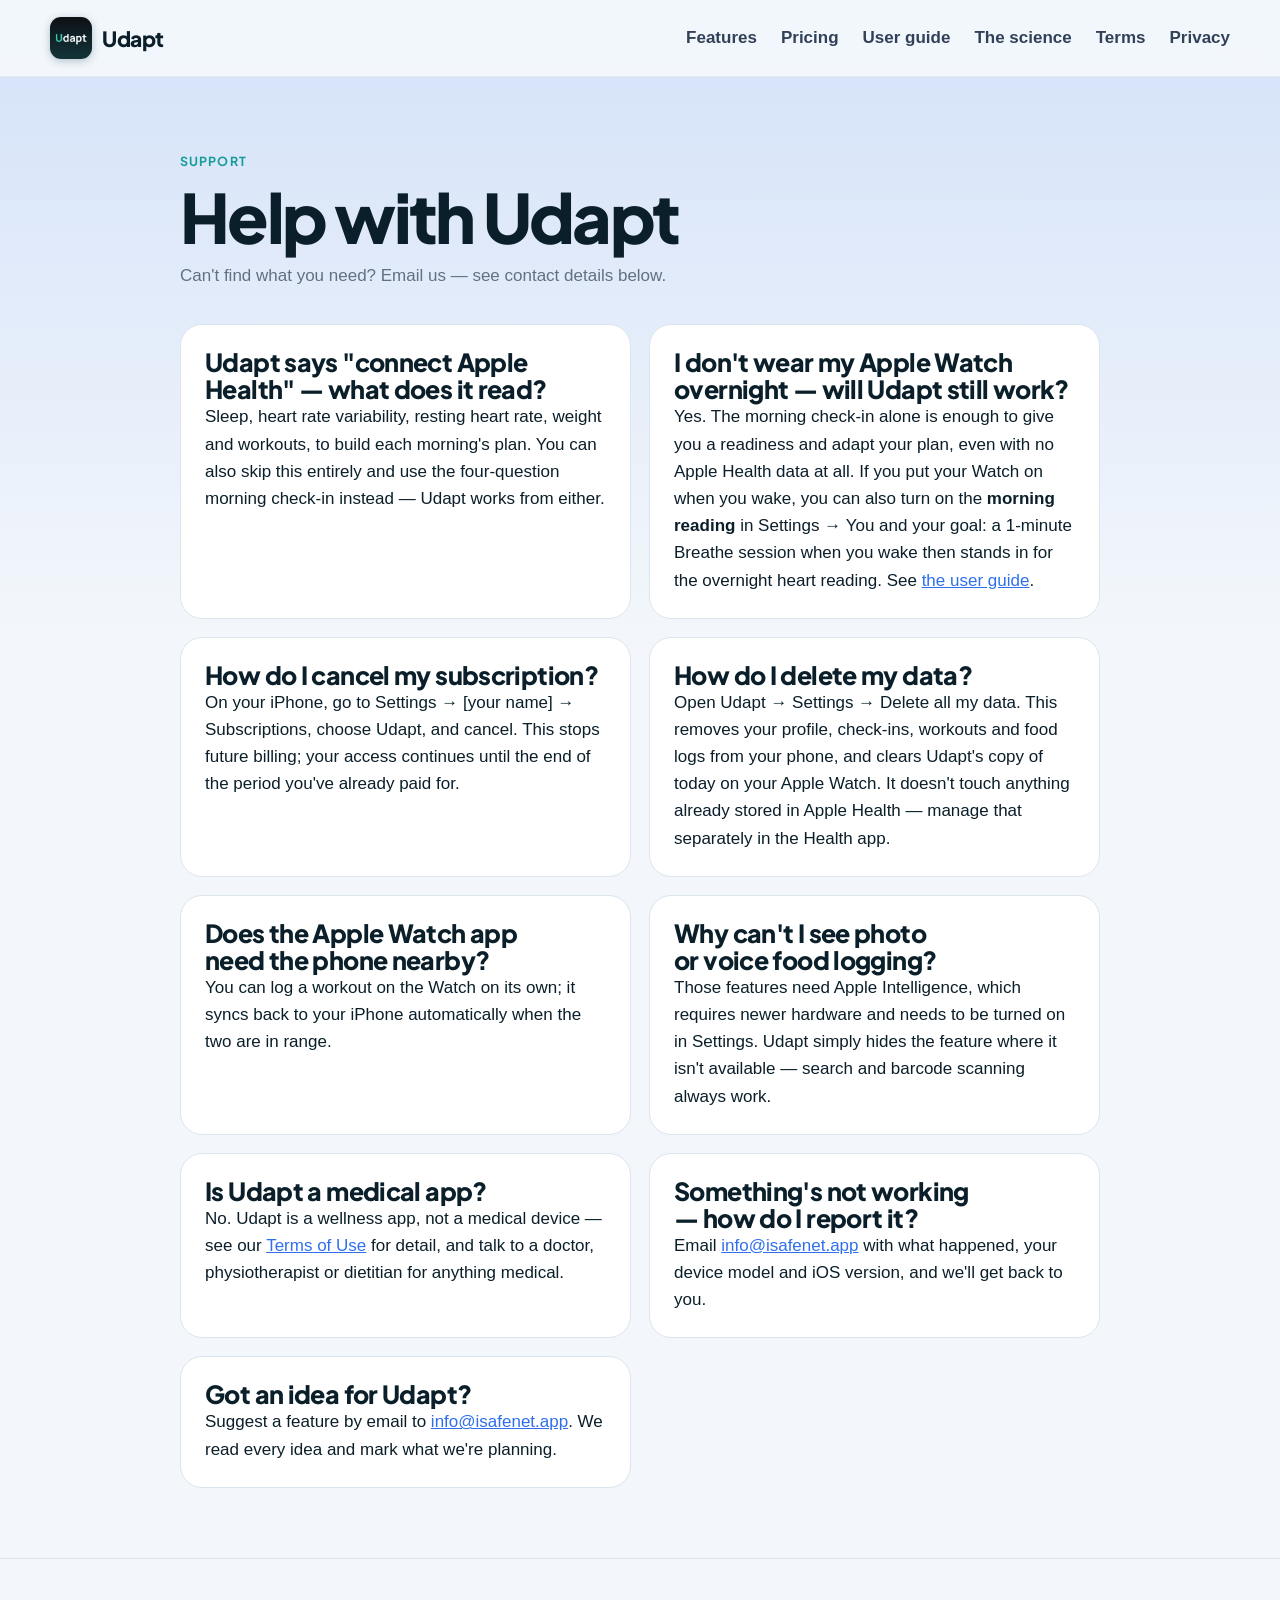
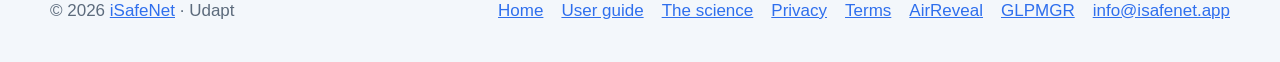
<file: support.html>
<!doctype html><html lang="en"><head><meta charset="utf-8"><meta name="viewport" content="width=device-width,initial-scale=1"><title>Udapt Support: Apple Health, Subscriptions &amp; Apple Watch</title><meta name="description" content="Help with Udapt: Apple Health permissions, subscriptions, the Watch app, and how to get in touch."><link rel="canonical" href="https://udapt.isafenet.app/support.html"><meta property="og:type" content="website"><meta property="og:site_name" content="Udapt"><meta property="og:title" content="Udapt Support: Apple Health, Subscriptions &amp; Apple Watch"><meta property="og:description" content="Help with Udapt: Apple Health permissions, subscriptions, the Watch app, and how to get in touch."><meta property="og:url" content="https://udapt.isafenet.app/support.html"><meta property="og:image" content="https://udapt.isafenet.app/images/app-icon.png"><link rel="icon" href="images/app-icon.png"><link rel="stylesheet" href="styles.css"><meta name="twitter:card" content="summary"><meta name="twitter:title" content="Udapt Support: Apple Health, Subscriptions &amp; Apple Watch"><meta name="twitter:description" content="Help with Udapt: Apple Health permissions, subscriptions, the Watch app, and how to get in touch."><script type="application/ld+json">{"@context":"https://schema.org","@type":"ContactPage","name":"Udapt Support: Apple Health, Subscriptions &amp; Apple Watch","url":"https://udapt.isafenet.app/support.html","inLanguage":"en-GB","dateModified":"2026-10-20","isPartOf":{"@type":"WebSite","name":"Udapt","url":"https://udapt.isafenet.app/"},"publisher":{"@type":"Organization","name":"iSafeNet","url":"https://isafenet.app/"}}</script><script type="application/ld+json">{"@context":"https://schema.org","@type":"BreadcrumbList","itemListElement":[{"@type":"ListItem","position":1,"name":"Udapt","item":"https://udapt.isafenet.app/"},{"@type":"ListItem","position":2,"name":"Support","item":"https://udapt.isafenet.app/support.html"}]}</script></head><body class="legal">
<header class="site-header"><div class="bar"><a class="brand" href="index.html"><img src="images/app-icon.png" alt="">Udapt</a><nav class="site-nav"><a href="index.html#features">Features</a><a href="index.html#pricing">Pricing</a><a href="guide.html">User guide</a><a href="science.html">The science</a><a href="terms.html">Terms</a><a href="privacy.html">Privacy</a></nav></div></header>
<div class="doc-wrap">
<header class="doc-head"><p class="eyebrow">Support</p><h1 class="doc-title">Help with Udapt</h1><p class="doc-meta">Can't find what you need? Email us — see contact details below.</p></header>
<div class="support-grid">
<section class="support-card"><h2>Udapt says "connect Apple Health" — what does it read?</h2><p>Sleep, heart rate variability, resting heart rate, weight and workouts, to build each morning's plan. You can also skip this entirely and use the four-question morning check-in instead — Udapt works from either.</p></section>
<section class="support-card"><h2>I don't wear my Apple Watch overnight — will Udapt still work?</h2><p>Yes. The morning check-in alone is enough to give you a readiness and adapt your plan, even with no Apple Health data at all. If you put your Watch on when you wake, you can also turn on the <b>morning reading</b> in Settings &rarr; You and your goal: a 1-minute Breathe session when you wake then stands in for the overnight heart reading. See <a href="guide.html#morning-reading">the user guide</a>.</p></section>
<section class="support-card"><h2>How do I cancel my subscription?</h2><p>On your iPhone, go to Settings → [your name] → Subscriptions, choose Udapt, and cancel. This stops future billing; your access continues until the end of the period you've already paid for.</p></section>
<section class="support-card"><h2>How do I delete my data?</h2><p>Open Udapt → Settings → Delete all my data. This removes your profile, check-ins, workouts and food logs from your phone, and clears Udapt's copy of today on your Apple Watch. It doesn't touch anything already stored in Apple Health — manage that separately in the Health app.</p></section>
<section class="support-card"><h2>Does the Apple Watch app need the phone nearby?</h2><p>You can log a workout on the Watch on its own; it syncs back to your iPhone automatically when the two are in range.</p></section>
<section class="support-card"><h2>Why can't I see photo or voice food logging?</h2><p>Those features need Apple Intelligence, which requires newer hardware and needs to be turned on in Settings. Udapt simply hides the feature where it isn't available — search and barcode scanning always work.</p></section>
<section class="support-card"><h2>Is Udapt a medical app?</h2><p>No. Udapt is a wellness app, not a medical device — see our <a href="terms.html#wellness">Terms of Use</a> for detail, and talk to a doctor, physiotherapist or dietitian for anything medical.</p></section>
<section class="support-card"><h2>Something's not working — how do I report it?</h2><p>Email <a href="mailto:info@isafenet.app">info@isafenet.app</a> with what happened, your device model and iOS version, and we'll get back to you.</p></section>
<section class="support-card"><h2>Got an idea for Udapt?</h2><p>Suggest a feature by email to <a href="mailto:info@isafenet.app">info@isafenet.app</a>. We read every idea and mark what we're planning.</p></section>
</div>
</div>
<footer class="site-footer"><div class="wrap"><span>© 2026 <a href="https://isafenet.app/">iSafeNet</a> · Udapt</span><nav><a href="index.html">Home</a><a href="guide.html">User guide</a><a href="science.html">The science</a><a href="privacy.html">Privacy</a><a href="terms.html">Terms</a><a href="https://airreveal.isafenet.app/">AirReveal</a><a href="https://glpmgr.isafenet.app/">GLPMGR</a><a href="mailto:info@isafenet.app">info@isafenet.app</a></nav></div></footer>
</body></html>
</file>
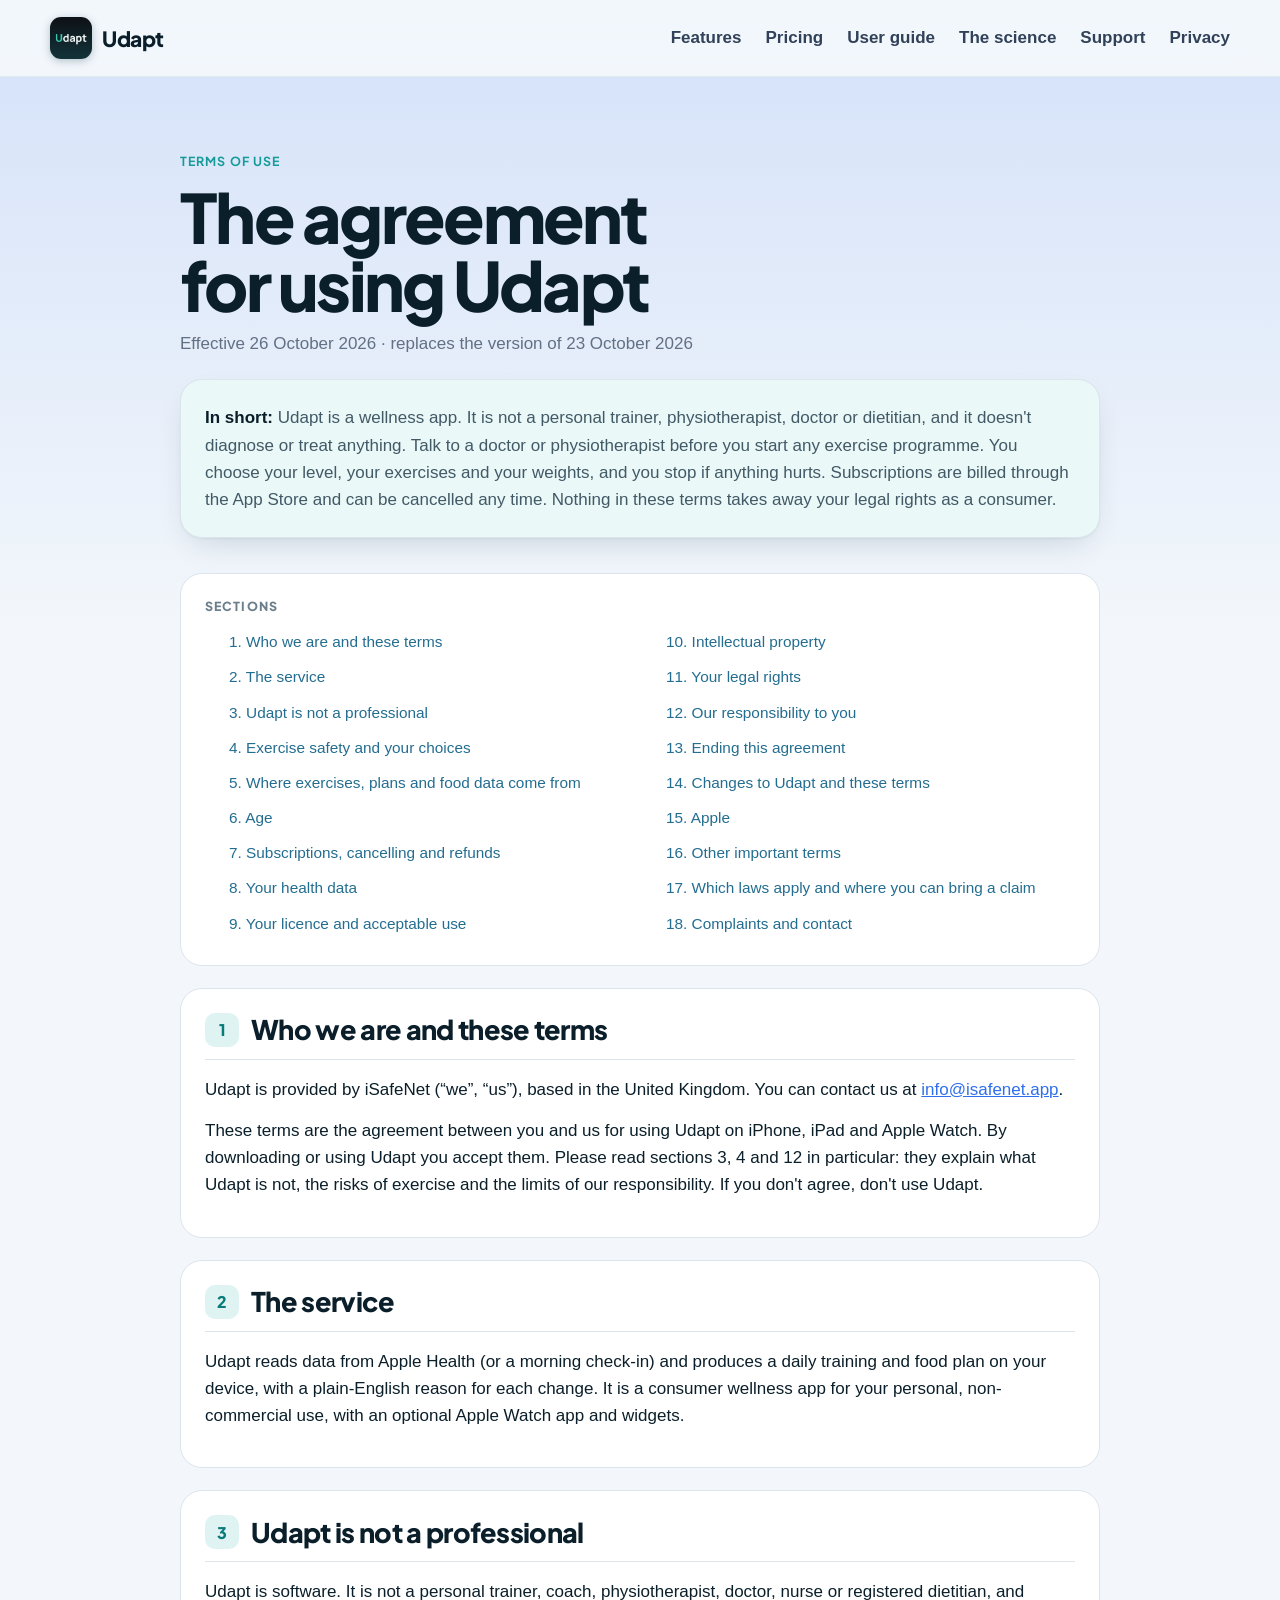
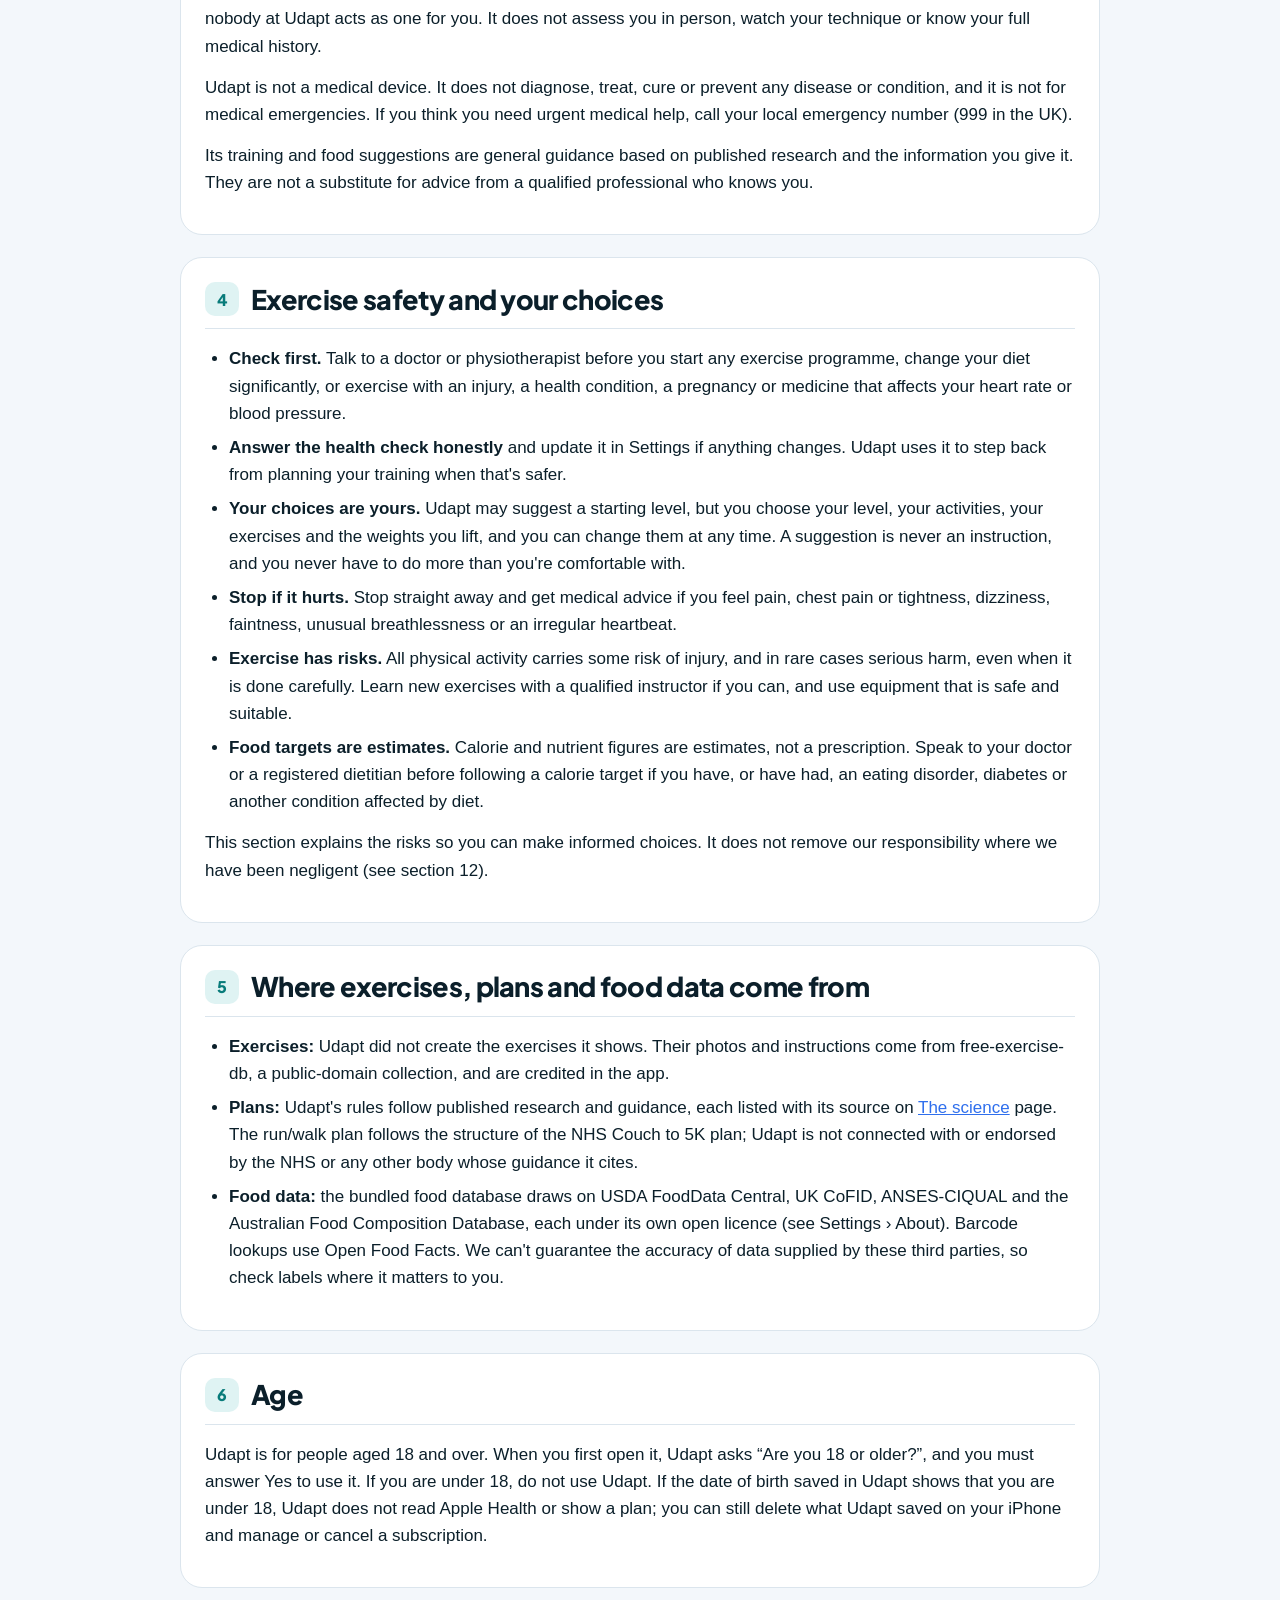
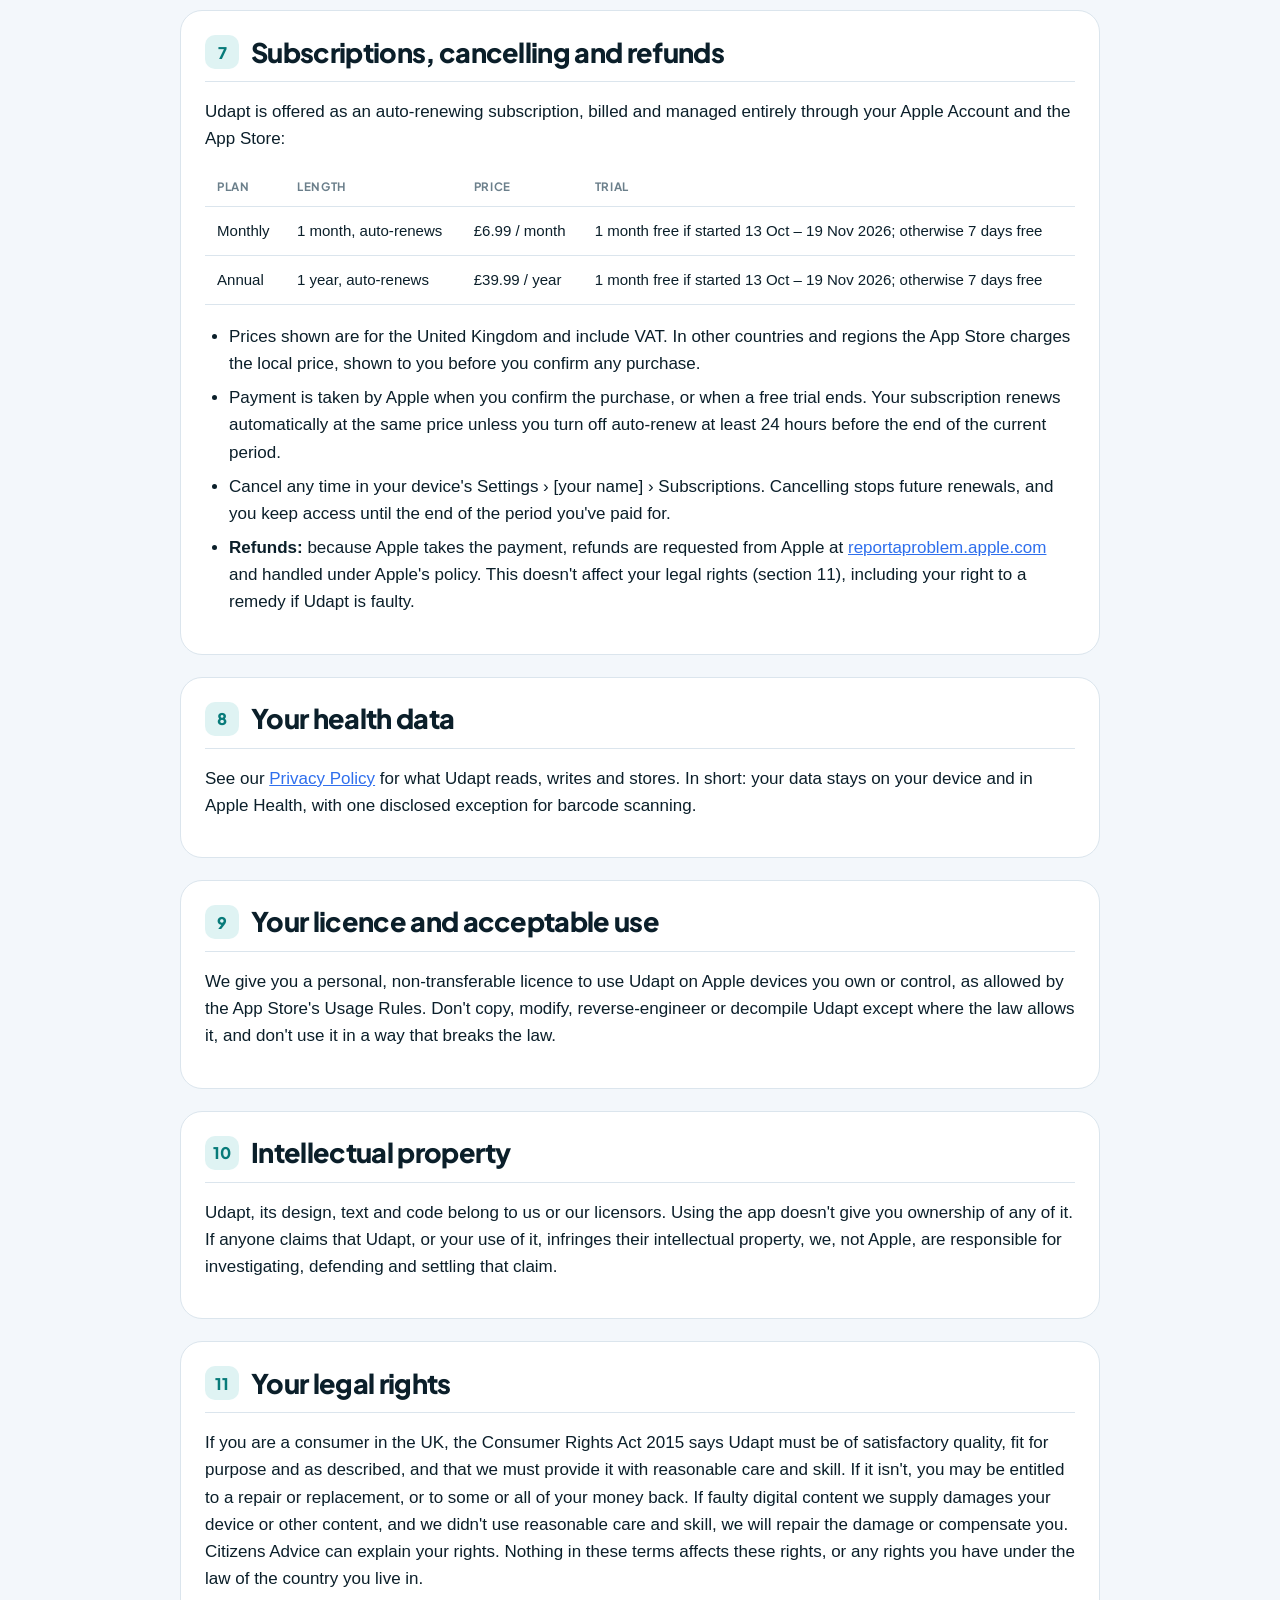
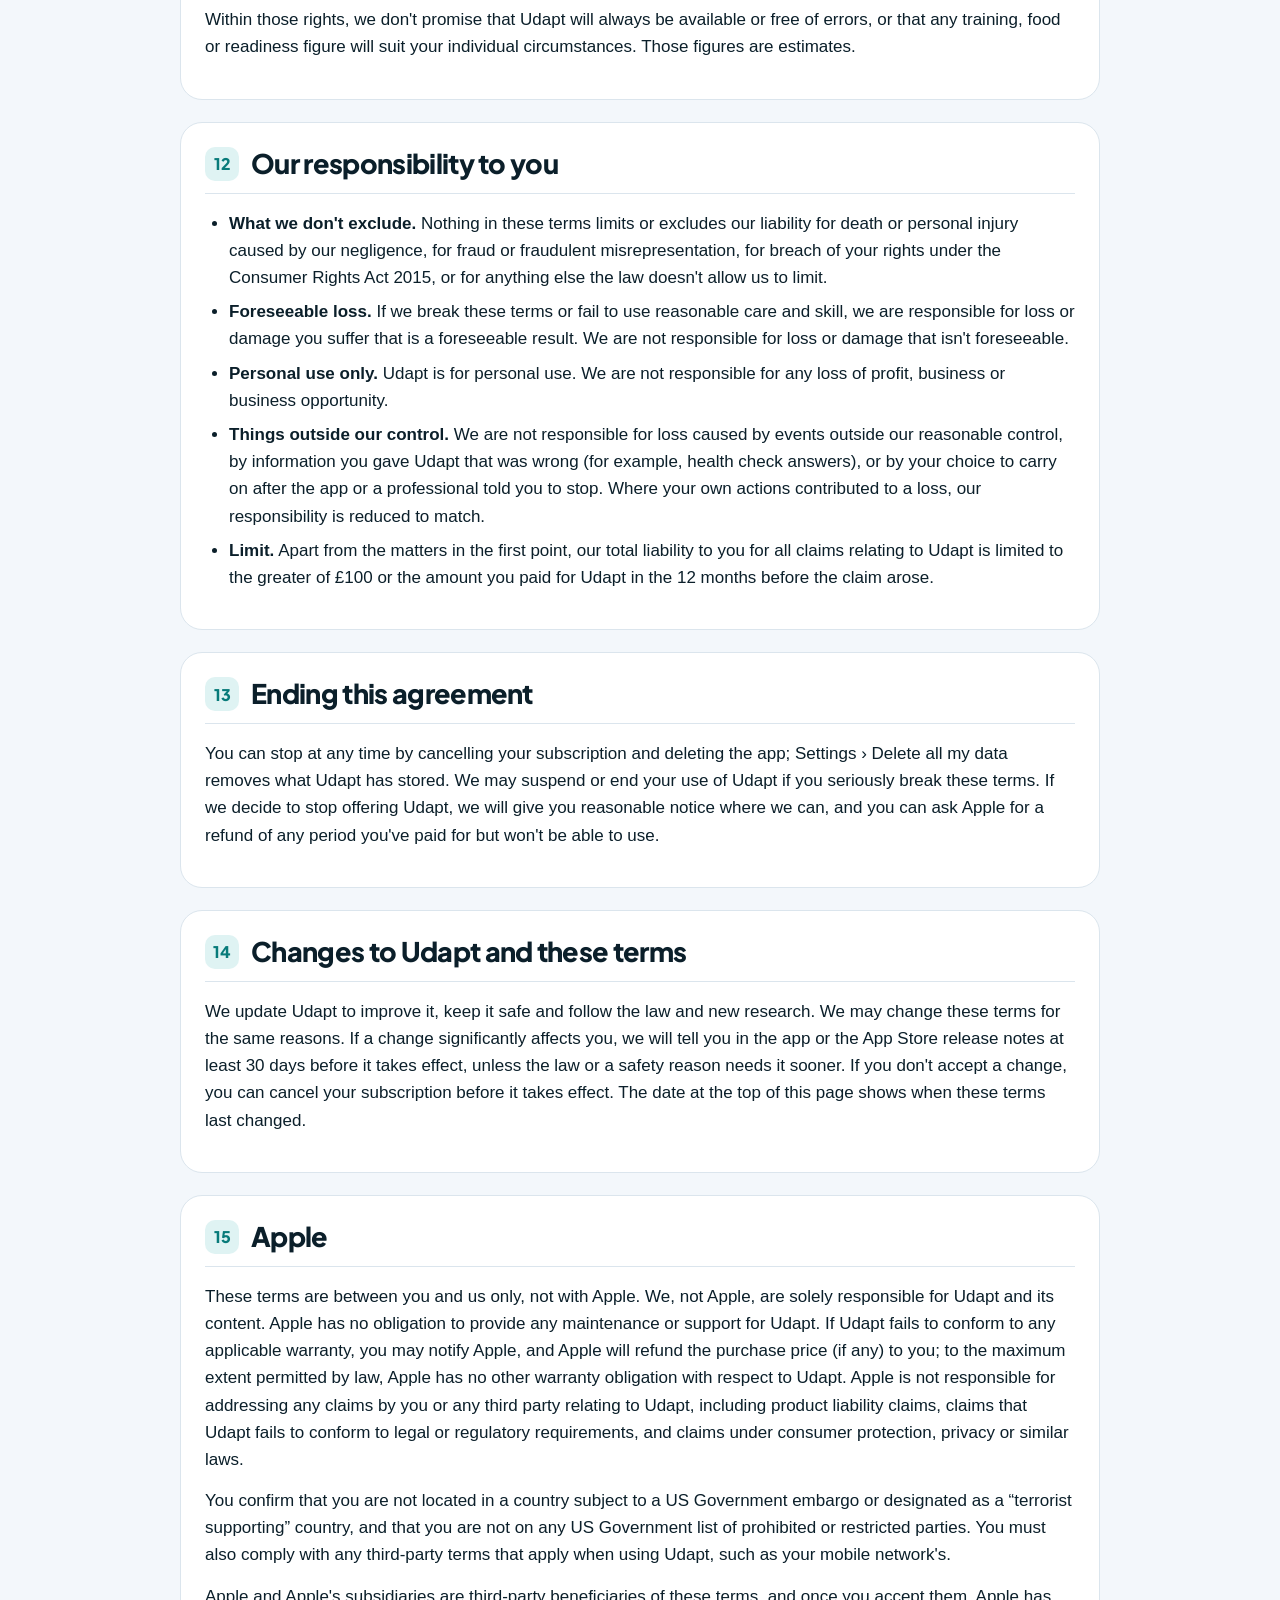
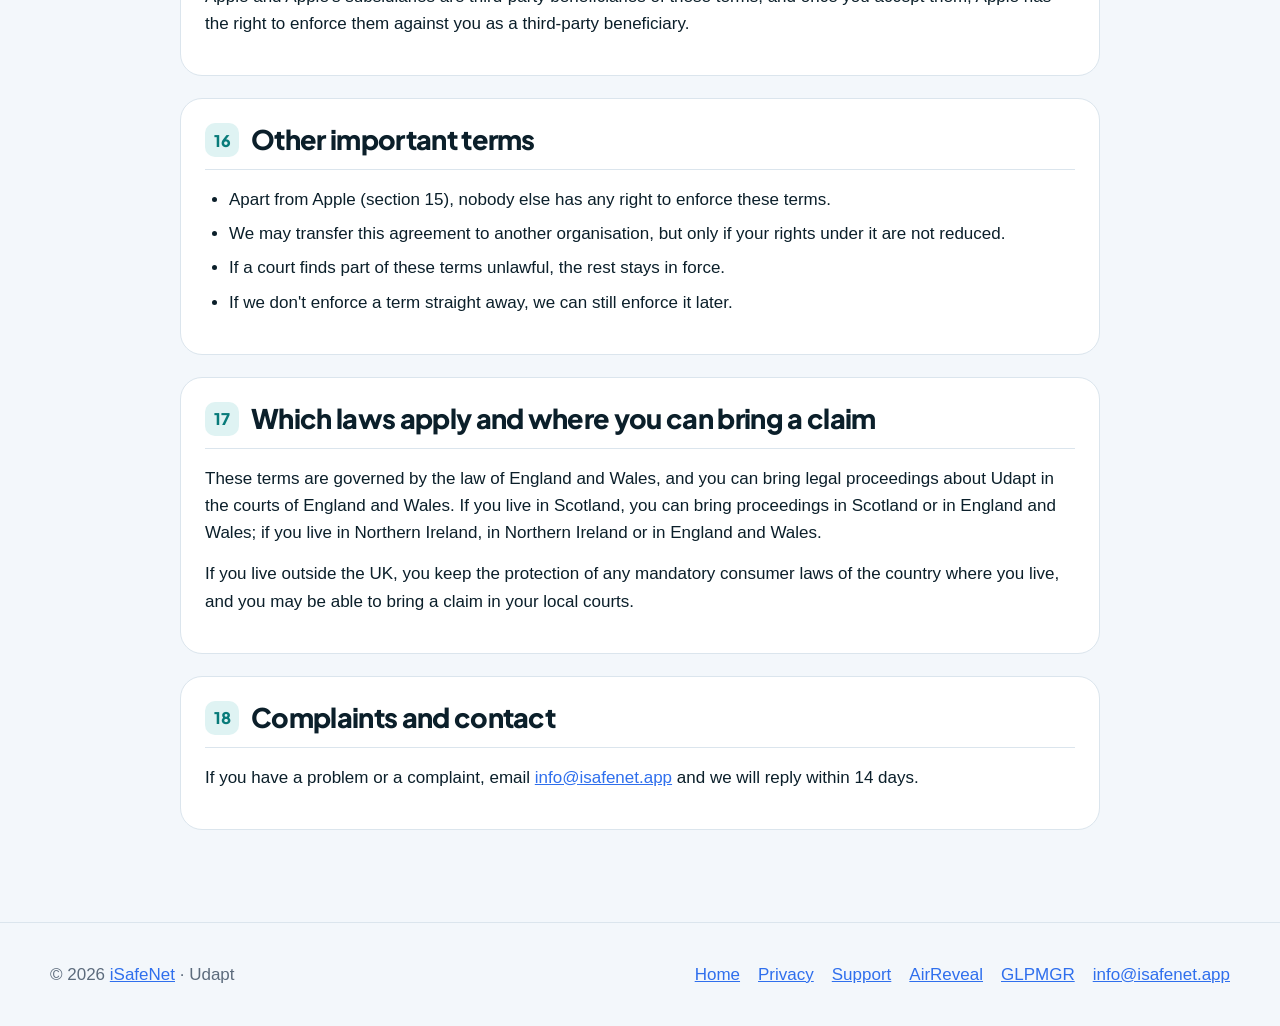
<file: terms.html>
<!doctype html>
<html lang="en">
<head>
<meta charset="utf-8">
<meta name="viewport" content="width=device-width,initial-scale=1">
<title>Udapt Terms of Use: Subscriptions, Billing &amp; Wellness Use</title><meta name="description" content="The terms for using Udapt, including subscription pricing, billing, and the wellness (not medical) nature of the app."><link rel="canonical" href="https://udapt.isafenet.app/terms.html"><meta property="og:type" content="website"><meta property="og:site_name" content="Udapt"><meta property="og:title" content="Udapt Terms of Use: Subscriptions, Billing &amp; Wellness Use"><meta property="og:description" content="The terms for using Udapt, including subscription pricing, billing, and the wellness (not medical) nature of the app."><meta property="og:url" content="https://udapt.isafenet.app/terms.html"><meta property="og:image" content="https://udapt.isafenet.app/images/app-icon.png">
<link rel="icon" href="images/app-icon.png">
<link rel="stylesheet" href="styles.css">
<meta name="twitter:card" content="summary"><meta name="twitter:title" content="Udapt Terms of Use: Subscriptions, Billing &amp; Wellness Use"><meta name="twitter:description" content="The terms for using Udapt, including subscription pricing, billing, and the wellness (not medical) nature of the app."><script type="application/ld+json">{"@context":"https://schema.org","@type":"WebPage","name":"Udapt Terms of Use: Subscriptions, Billing &amp; Wellness Use","url":"https://udapt.isafenet.app/terms.html","inLanguage":"en-GB","dateModified":"2026-10-23","isPartOf":{"@type":"WebSite","name":"Udapt","url":"https://udapt.isafenet.app/"},"publisher":{"@type":"Organization","name":"iSafeNet","url":"https://isafenet.app/"}}</script><script type="application/ld+json">{"@context":"https://schema.org","@type":"BreadcrumbList","itemListElement":[{"@type":"ListItem","position":1,"name":"Udapt","item":"https://udapt.isafenet.app/"},{"@type":"ListItem","position":2,"name":"Terms of Use","item":"https://udapt.isafenet.app/terms.html"}]}</script></head>
<body class="legal">

<header class="site-header">
  <div class="bar">
    <a class="brand" href="index.html"><img src="images/app-icon.png" alt=""> Udapt</a>
    <nav class="site-nav">
      <a href="index.html#features">Features</a>
      <a href="index.html#pricing">Pricing</a><a href="guide.html">User guide</a><a href="science.html">The science</a>
      <a href="support.html">Support</a>
      <a href="privacy.html">Privacy</a>
    </nav>
  </div>
</header>

<div class="doc-wrap">
  <header class="doc-head">
    <p class="eyebrow">Terms of Use</p>
    <h1 class="doc-title">The agreement for using Udapt</h1>
    <p class="doc-meta">Effective 26 October 2026 · replaces the version of 23 October 2026</p>
    <div class="lede">
      <strong>In short:</strong> Udapt is a wellness app. It is not a personal trainer, physiotherapist, doctor or dietitian, and it doesn't diagnose or treat anything. Talk to a doctor or physiotherapist before you start any exercise programme. You choose your level, your exercises and your weights, and you stop if anything hurts. Subscriptions are billed through the App Store and can be cancelled any time. Nothing in these terms takes away your legal rights as a consumer.
    </div>
  </header>

  <nav class="toc" aria-label="Table of contents">
    <p>Sections</p>
    <ol>
      <li><a href="#about">1. Who we are and these terms</a></li>
      <li><a href="#service">2. The service</a></li>
      <li><a href="#not-a-professional">3. Udapt is not a professional</a></li>
      <li><a href="#exercise-safety">4. Exercise safety and your choices</a></li>
      <li><a href="#sources">5. Where exercises, plans and food data come from</a></li>
      <li><a href="#eligibility">6. Age</a></li>
      <li><a href="#subscriptions">7. Subscriptions, cancelling and refunds</a></li>
      <li><a href="#health-data">8. Your health data</a></li>
      <li><a href="#licence">9. Your licence and acceptable use</a></li>
      <li><a href="#ip">10. Intellectual property</a></li>
      <li><a href="#rights">11. Your legal rights</a></li>
      <li><a href="#liability">12. Our responsibility to you</a></li>
      <li><a href="#termination">13. Ending this agreement</a></li>
      <li><a href="#changes">14. Changes to Udapt and these terms</a></li>
      <li><a href="#apple">15. Apple</a></li>
      <li><a href="#other">16. Other important terms</a></li>
      <li><a href="#law">17. Which laws apply and where you can bring a claim</a></li>
      <li><a href="#contact">18. Complaints and contact</a></li>
    </ol>
  </nav>

  <section class="clause" id="about">
    <h2 class="clause-title"><span class="num">1</span> Who we are and these terms</h2>
    <p>Udapt is provided by iSafeNet (“we”, “us”), based in the United Kingdom. You can contact us at <a href="mailto:info@isafenet.app">info@isafenet.app</a>.</p>
    <p>These terms are the agreement between you and us for using Udapt on iPhone, iPad and Apple Watch. By downloading or using Udapt you accept them. Please read sections 3, 4 and 12 in particular: they explain what Udapt is not, the risks of exercise and the limits of our responsibility. If you don't agree, don't use Udapt.</p>
  </section>

  <section class="clause" id="service">
    <h2 class="clause-title"><span class="num">2</span> The service</h2>
    <p>Udapt reads data from Apple Health (or a morning check-in) and produces a daily training and food plan on your device, with a plain-English reason for each change. It is a consumer wellness app for your personal, non-commercial use, with an optional Apple Watch app and widgets.</p>
  </section>

  <section class="clause" id="not-a-professional">
    <h2 class="clause-title"><span class="num">3</span> Udapt is not a professional</h2>
    <p>Udapt is software. It is not a personal trainer, coach, physiotherapist, doctor, nurse or registered dietitian, and nobody at Udapt acts as one for you. It does not assess you in person, watch your technique or know your full medical history.</p>
    <p>Udapt is not a medical device. It does not diagnose, treat, cure or prevent any disease or condition, and it is not for medical emergencies. If you think you need urgent medical help, call your local emergency number (999 in the UK).</p>
    <p>Its training and food suggestions are general guidance based on published research and the information you give it. They are not a substitute for advice from a qualified professional who knows you.</p>
  </section>

  <section class="clause" id="exercise-safety">
    <h2 class="clause-title"><span class="num">4</span> Exercise safety and your choices</h2>
    <ul>
      <li><strong>Check first.</strong> Talk to a doctor or physiotherapist before you start any exercise programme, change your diet significantly, or exercise with an injury, a health condition, a pregnancy or medicine that affects your heart rate or blood pressure.</li>
      <li><strong>Answer the health check honestly</strong> and update it in Settings if anything changes. Udapt uses it to step back from planning your training when that's safer.</li>
      <li><strong>Your choices are yours.</strong> Udapt may suggest a starting level, but you choose your level, your activities, your exercises and the weights you lift, and you can change them at any time. A suggestion is never an instruction, and you never have to do more than you're comfortable with.</li>
      <li><strong>Stop if it hurts.</strong> Stop straight away and get medical advice if you feel pain, chest pain or tightness, dizziness, faintness, unusual breathlessness or an irregular heartbeat.</li>
      <li><strong>Exercise has risks.</strong> All physical activity carries some risk of injury, and in rare cases serious harm, even when it is done carefully. Learn new exercises with a qualified instructor if you can, and use equipment that is safe and suitable.</li>
      <li><strong>Food targets are estimates.</strong> Calorie and nutrient figures are estimates, not a prescription. Speak to your doctor or a registered dietitian before following a calorie target if you have, or have had, an eating disorder, diabetes or another condition affected by diet.</li>
    </ul>
    <p>This section explains the risks so you can make informed choices. It does not remove our responsibility where we have been negligent (see section 12).</p>
  </section>

  <section class="clause" id="sources">
    <h2 class="clause-title"><span class="num">5</span> Where exercises, plans and food data come from</h2>
    <ul>
      <li><strong>Exercises:</strong> Udapt did not create the exercises it shows. Their photos and instructions come from free-exercise-db, a public-domain collection, and are credited in the app.</li>
      <li><strong>Plans:</strong> Udapt's rules follow published research and guidance, each listed with its source on <a href="science.html">The science</a> page. The run/walk plan follows the structure of the NHS Couch to 5K plan; Udapt is not connected with or endorsed by the NHS or any other body whose guidance it cites.</li>
      <li><strong>Food data:</strong> the bundled food database draws on USDA FoodData Central, UK CoFID, ANSES-CIQUAL and the Australian Food Composition Database, each under its own open licence (see Settings › About). Barcode lookups use Open Food Facts. We can't guarantee the accuracy of data supplied by these third parties, so check labels where it matters to you.</li>
    </ul>
  </section>

  <section class="clause" id="eligibility">
    <h2 class="clause-title"><span class="num">6</span> Age</h2>
    <p>Udapt is for people aged 18 and over. When you first open it, Udapt asks &ldquo;Are you 18 or older?&rdquo;, and you must answer Yes to use it. If you are under 18, do not use Udapt. If the date of birth saved in Udapt shows that you are under 18, Udapt does not read Apple Health or show a plan; you can still delete what Udapt saved on your iPhone and manage or cancel a subscription.</p>
  </section>

  <section class="clause" id="subscriptions">
    <h2 class="clause-title"><span class="num">7</span> Subscriptions, cancelling and refunds</h2>
    <p>Udapt is offered as an auto-renewing subscription, billed and managed entirely through your Apple Account and the App Store:</p>
    <table class="datatable">
      <tr><th>Plan</th><th>Length</th><th>Price</th><th>Trial</th></tr>
      <tr><td>Monthly</td><td>1 month, auto-renews</td><td class="num-col">£6.99 / month</td><td>1 month free if started 13 Oct – 19 Nov 2026; otherwise 7 days free</td></tr>
      <tr><td>Annual</td><td>1 year, auto-renews</td><td class="num-col">£39.99 / year</td><td>1 month free if started 13 Oct – 19 Nov 2026; otherwise 7 days free</td></tr>
    </table>
    <ul>
      <li>Prices shown are for the United Kingdom and include VAT. In other countries and regions the App Store charges the local price, shown to you before you confirm any purchase.</li>
      <li>Payment is taken by Apple when you confirm the purchase, or when a free trial ends. Your subscription renews automatically at the same price unless you turn off auto-renew at least 24 hours before the end of the current period.</li>
      <li>Cancel any time in your device's Settings › [your name] › Subscriptions. Cancelling stops future renewals, and you keep access until the end of the period you've paid for.</li>
      <li><strong>Refunds:</strong> because Apple takes the payment, refunds are requested from Apple at <a href="https://reportaproblem.apple.com">reportaproblem.apple.com</a> and handled under Apple's policy. This doesn't affect your legal rights (section 11), including your right to a remedy if Udapt is faulty.</li>
    </ul>
  </section>

  <section class="clause" id="health-data">
    <h2 class="clause-title"><span class="num">8</span> Your health data</h2>
    <p>See our <a href="privacy.html">Privacy Policy</a> for what Udapt reads, writes and stores. In short: your data stays on your device and in Apple Health, with one disclosed exception for barcode scanning.</p>
  </section>

  <section class="clause" id="licence">
    <h2 class="clause-title"><span class="num">9</span> Your licence and acceptable use</h2>
    <p>We give you a personal, non-transferable licence to use Udapt on Apple devices you own or control, as allowed by the App Store's Usage Rules. Don't copy, modify, reverse-engineer or decompile Udapt except where the law allows it, and don't use it in a way that breaks the law.</p>
  </section>

  <section class="clause" id="ip">
    <h2 class="clause-title"><span class="num">10</span> Intellectual property</h2>
    <p>Udapt, its design, text and code belong to us or our licensors. Using the app doesn't give you ownership of any of it. If anyone claims that Udapt, or your use of it, infringes their intellectual property, we, not Apple, are responsible for investigating, defending and settling that claim.</p>
  </section>

  <section class="clause" id="rights">
    <h2 class="clause-title"><span class="num">11</span> Your legal rights</h2>
    <p>If you are a consumer in the UK, the Consumer Rights Act 2015 says Udapt must be of satisfactory quality, fit for purpose and as described, and that we must provide it with reasonable care and skill. If it isn't, you may be entitled to a repair or replacement, or to some or all of your money back. If faulty digital content we supply damages your device or other content, and we didn't use reasonable care and skill, we will repair the damage or compensate you. Citizens Advice can explain your rights. Nothing in these terms affects these rights, or any rights you have under the law of the country you live in.</p>
    <p>Within those rights, we don't promise that Udapt will always be available or free of errors, or that any training, food or readiness figure will suit your individual circumstances. Those figures are estimates.</p>
  </section>

  <section class="clause" id="liability">
    <h2 class="clause-title"><span class="num">12</span> Our responsibility to you</h2>
    <ul>
      <li><strong>What we don't exclude.</strong> Nothing in these terms limits or excludes our liability for death or personal injury caused by our negligence, for fraud or fraudulent misrepresentation, for breach of your rights under the Consumer Rights Act 2015, or for anything else the law doesn't allow us to limit.</li>
      <li><strong>Foreseeable loss.</strong> If we break these terms or fail to use reasonable care and skill, we are responsible for loss or damage you suffer that is a foreseeable result. We are not responsible for loss or damage that isn't foreseeable.</li>
      <li><strong>Personal use only.</strong> Udapt is for personal use. We are not responsible for any loss of profit, business or business opportunity.</li>
      <li><strong>Things outside our control.</strong> We are not responsible for loss caused by events outside our reasonable control, by information you gave Udapt that was wrong (for example, health check answers), or by your choice to carry on after the app or a professional told you to stop. Where your own actions contributed to a loss, our responsibility is reduced to match.</li>
      <li><strong>Limit.</strong> Apart from the matters in the first point, our total liability to you for all claims relating to Udapt is limited to the greater of £100 or the amount you paid for Udapt in the 12 months before the claim arose.</li>
    </ul>
  </section>

  <section class="clause" id="termination">
    <h2 class="clause-title"><span class="num">13</span> Ending this agreement</h2>
    <p>You can stop at any time by cancelling your subscription and deleting the app; Settings › Delete all my data removes what Udapt has stored. We may suspend or end your use of Udapt if you seriously break these terms. If we decide to stop offering Udapt, we will give you reasonable notice where we can, and you can ask Apple for a refund of any period you've paid for but won't be able to use.</p>
  </section>

  <section class="clause" id="changes">
    <h2 class="clause-title"><span class="num">14</span> Changes to Udapt and these terms</h2>
    <p>We update Udapt to improve it, keep it safe and follow the law and new research. We may change these terms for the same reasons. If a change significantly affects you, we will tell you in the app or the App Store release notes at least 30 days before it takes effect, unless the law or a safety reason needs it sooner. If you don't accept a change, you can cancel your subscription before it takes effect. The date at the top of this page shows when these terms last changed.</p>
  </section>

  <section class="clause" id="apple">
    <h2 class="clause-title"><span class="num">15</span> Apple</h2>
    <p>These terms are between you and us only, not with Apple. We, not Apple, are solely responsible for Udapt and its content. Apple has no obligation to provide any maintenance or support for Udapt. If Udapt fails to conform to any applicable warranty, you may notify Apple, and Apple will refund the purchase price (if any) to you; to the maximum extent permitted by law, Apple has no other warranty obligation with respect to Udapt. Apple is not responsible for addressing any claims by you or any third party relating to Udapt, including product liability claims, claims that Udapt fails to conform to legal or regulatory requirements, and claims under consumer protection, privacy or similar laws.</p>
    <p>You confirm that you are not located in a country subject to a US Government embargo or designated as a “terrorist supporting” country, and that you are not on any US Government list of prohibited or restricted parties. You must also comply with any third-party terms that apply when using Udapt, such as your mobile network's.</p>
    <p>Apple and Apple's subsidiaries are third-party beneficiaries of these terms, and once you accept them, Apple has the right to enforce them against you as a third-party beneficiary.</p>
  </section>

  <section class="clause" id="other">
    <h2 class="clause-title"><span class="num">16</span> Other important terms</h2>
    <ul>
      <li>Apart from Apple (section 15), nobody else has any right to enforce these terms.</li>
      <li>We may transfer this agreement to another organisation, but only if your rights under it are not reduced.</li>
      <li>If a court finds part of these terms unlawful, the rest stays in force.</li>
      <li>If we don't enforce a term straight away, we can still enforce it later.</li>
    </ul>
  </section>

  <section class="clause" id="law">
    <h2 class="clause-title"><span class="num">17</span> Which laws apply and where you can bring a claim</h2>
    <p>These terms are governed by the law of England and Wales, and you can bring legal proceedings about Udapt in the courts of England and Wales. If you live in Scotland, you can bring proceedings in Scotland or in England and Wales; if you live in Northern Ireland, in Northern Ireland or in England and Wales.</p>
    <p>If you live outside the UK, you keep the protection of any mandatory consumer laws of the country where you live, and you may be able to bring a claim in your local courts.</p>
  </section>

  <section class="clause" id="contact">
    <h2 class="clause-title"><span class="num">18</span> Complaints and contact</h2>
    <p>If you have a problem or a complaint, email <a href="mailto:info@isafenet.app">info@isafenet.app</a> and we will reply within 14 days.</p>
  </section>
</div>

<footer class="site-footer">
  <div class="wrap">
    <span>© 2026 <a href="https://isafenet.app/">iSafeNet</a> · Udapt</span>
    <nav>
      <a href="index.html">Home</a>
      <a href="privacy.html">Privacy</a>
      <a href="support.html">Support</a>
      <a href="https://airreveal.isafenet.app/">AirReveal</a>
      <a href="https://glpmgr.isafenet.app/">GLPMGR</a>
      <a href="mailto:info@isafenet.app">info@isafenet.app</a>
    </nav>
  </div>
</footer>

</body>
</html>
</file>
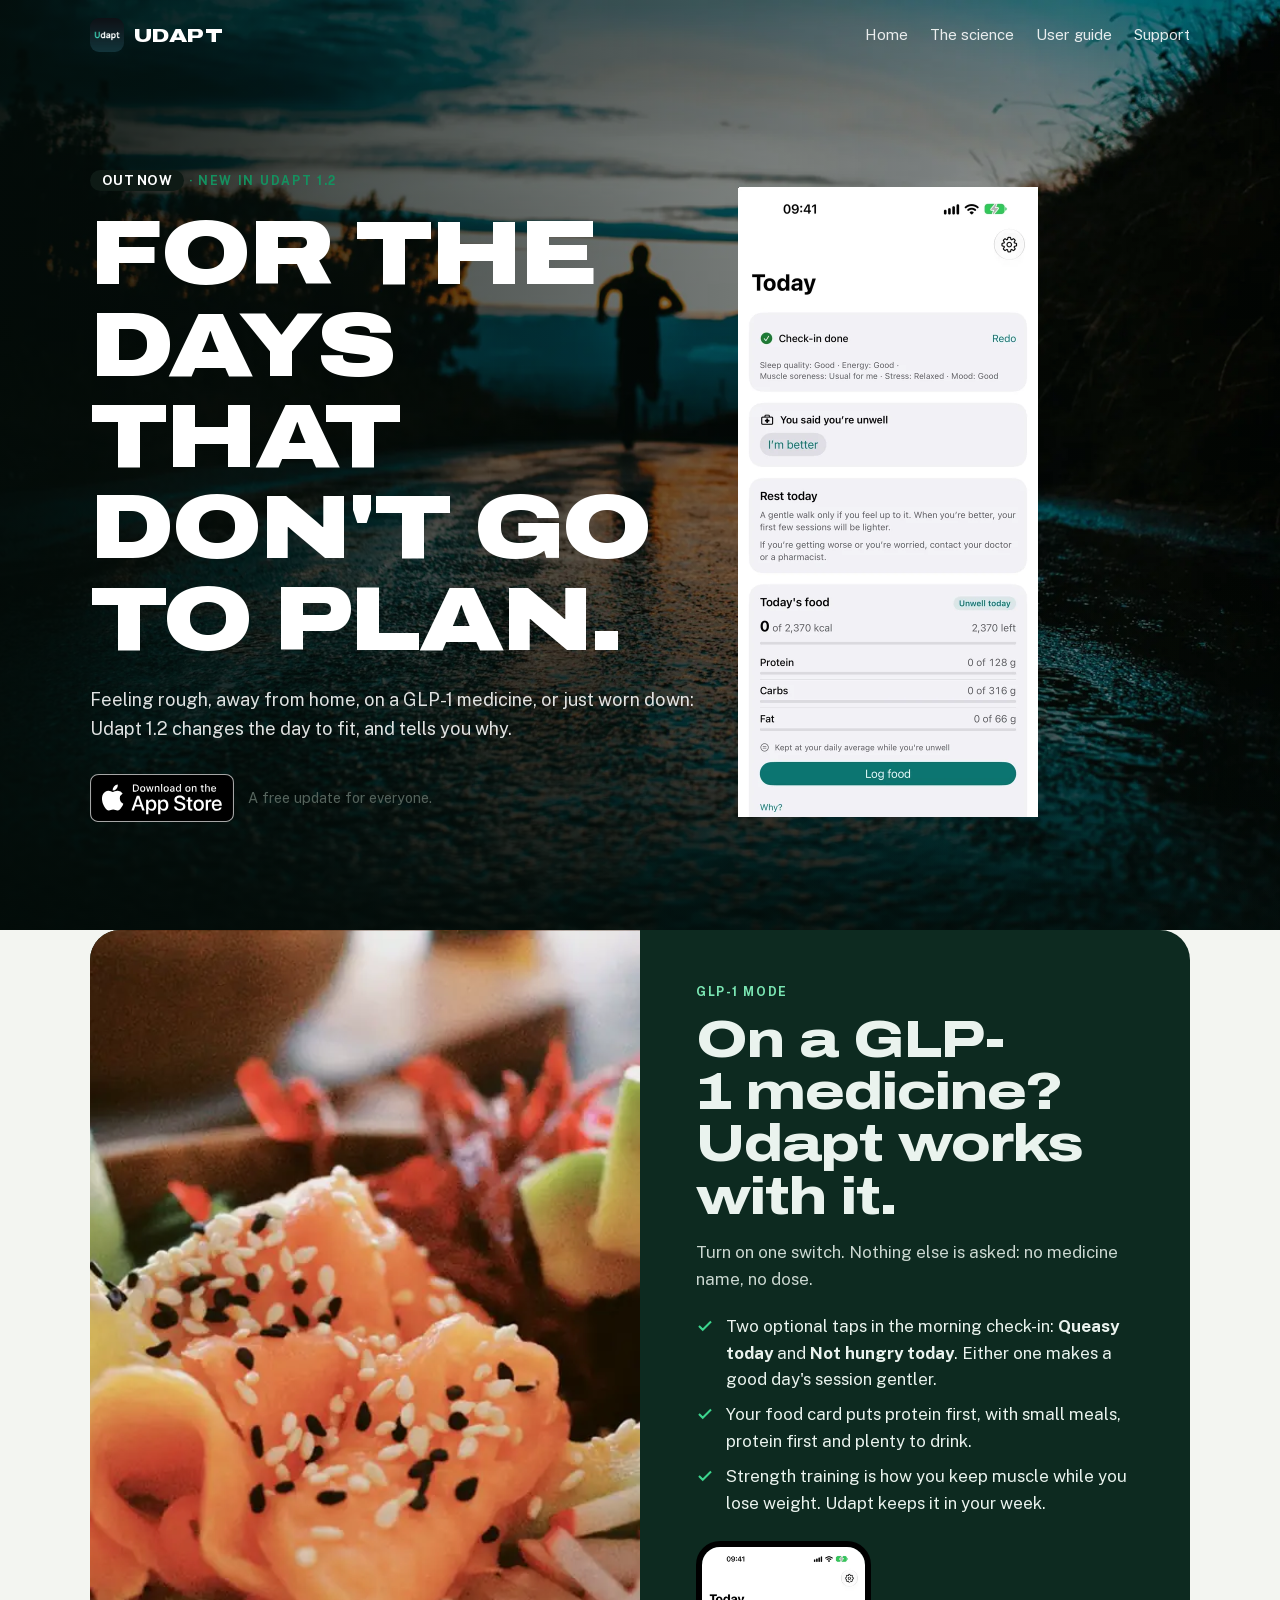
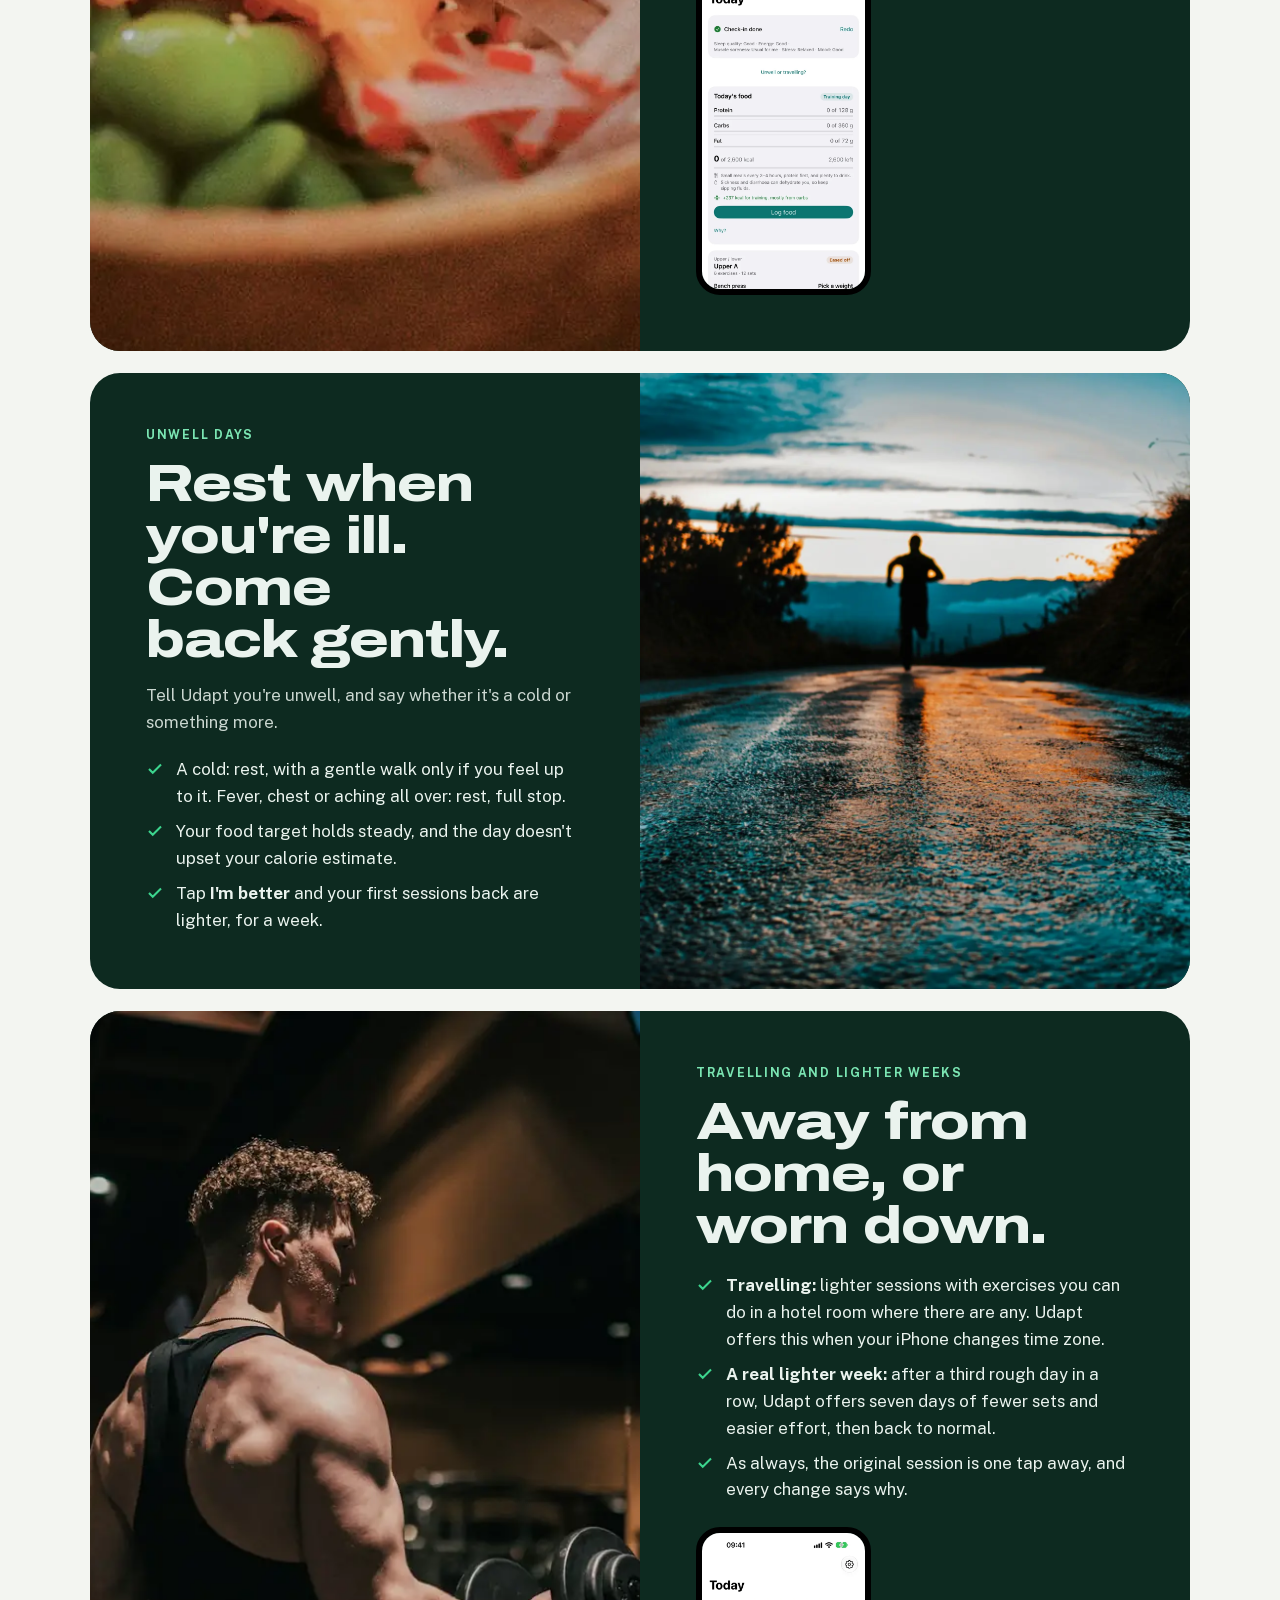
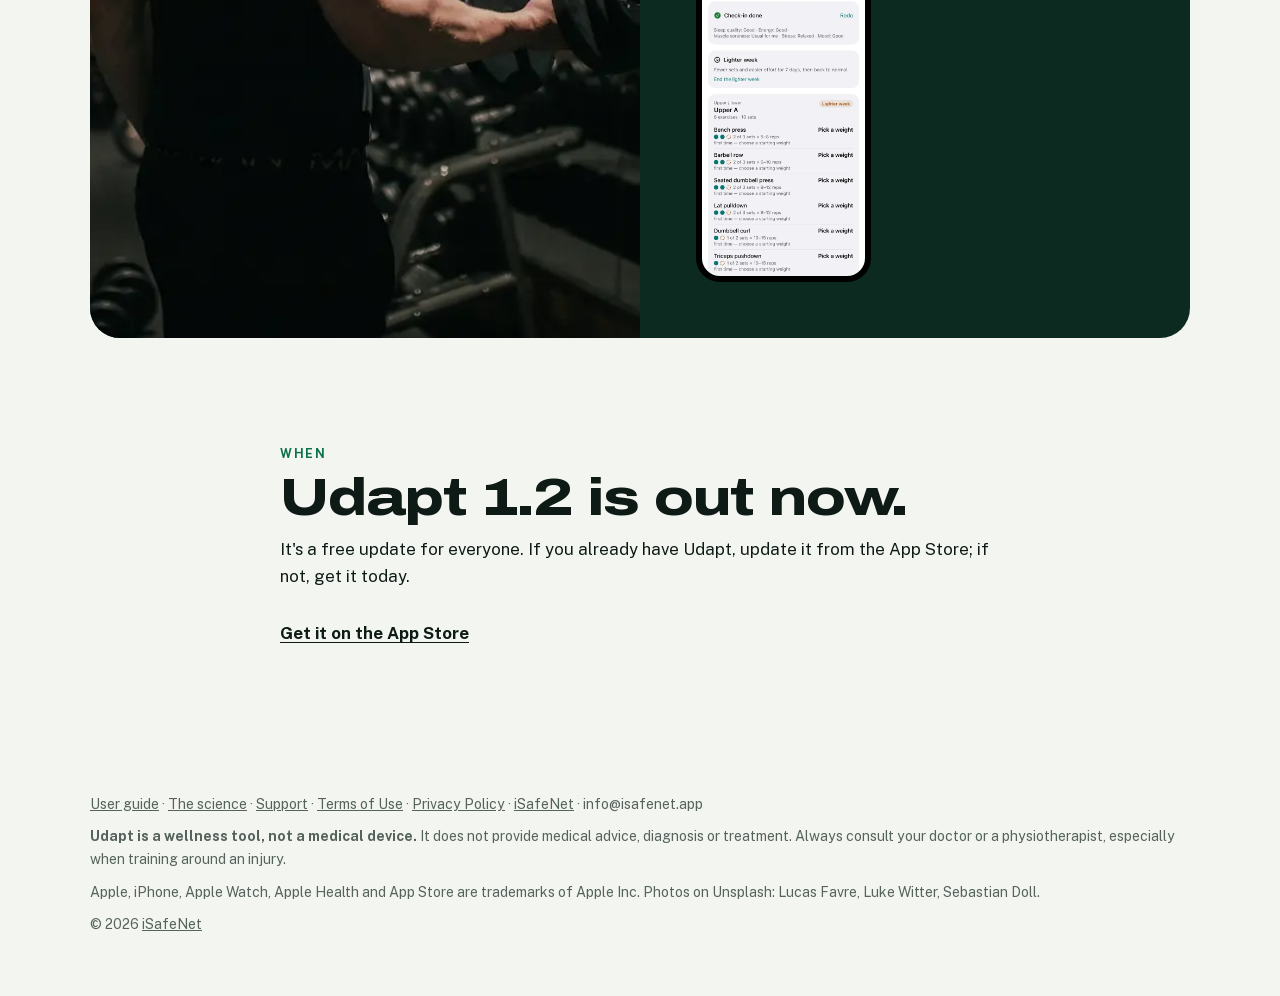
<file: udapt-1-2.html>
<!doctype html>
<html lang="en-GB">
<head>
<meta charset="utf-8">
<meta name="viewport" content="width=device-width,initial-scale=1,viewport-fit=cover">
<title>New in Udapt 1.2: GLP-1 mode, sick days and travel</title>
<meta name="description" content="Out now in Udapt 1.2: a GLP-1 mode, rest days when you're unwell with a gentle return, hotel-room sessions when you travel, and a real lighter week.">
<meta name="theme-color" content="#159b9a">
<link rel="canonical" href="https://udapt.isafenet.app/udapt-1-2.html">
<link rel="icon" type="image/png" href="images/favicon.png">
<link rel="apple-touch-icon" href="images/apple-touch-icon.png">
<meta name="robots" content="index,follow,max-image-preview:large">
<meta property="og:type" content="website">
<meta property="og:locale" content="en_GB">
<meta property="og:site_name" content="Udapt">
<meta property="og:title" content="New in Udapt 1.2: GLP-1 mode, sick days and travel">
<meta property="og:description" content="Out now in Udapt 1.2: a GLP-1 mode, rest days when you're unwell with a gentle return, hotel-room sessions when you travel, and a real lighter week.">
<meta property="og:url" content="https://udapt.isafenet.app/udapt-1-2.html">
<meta property="og:image" content="https://udapt.isafenet.app/images/og.jpg">
<meta property="og:image:width" content="1200">
<meta property="og:image:height" content="630">
<meta name="twitter:card" content="summary_large_image">
<meta name="twitter:title" content="New in Udapt 1.2: GLP-1 mode, sick days and travel">
<meta name="twitter:description" content="Out now in Udapt 1.2: a GLP-1 mode, rest days when you're unwell with a gentle return, hotel-room sessions when you travel, and a real lighter week.">
<meta name="twitter:image" content="https://udapt.isafenet.app/images/og.jpg">
<meta name="apple-itunes-app" content="app-id=6815828206">
<link rel="preload" href="fonts/archivo-normal-latin.woff2" as="font" type="font/woff2" crossorigin>
<style>
/* latin-ext */
@font-face {
  font-family: 'Archivo';
  font-style: normal;
  font-weight: 600 900;
  font-stretch: 112% 125%;
  font-display: swap;
  src: url(fonts/archivo-normal-latin-ext.woff2) format('woff2');
  unicode-range: U+0100-02BA, U+02BD-02C5, U+02C7-02CC, U+02CE-02D7, U+02DD-02FF, U+0304, U+0308, U+0329, U+1D00-1DBF, U+1E00-1E9F, U+1EF2-1EFF, U+2020, U+20A0-20AB, U+20AD-20C0, U+2113, U+2C60-2C7F, U+A720-A7FF;
}
/* latin */
@font-face {
  font-family: 'Archivo';
  font-style: normal;
  font-weight: 600 900;
  font-stretch: 112% 125%;
  font-display: swap;
  src: url(fonts/archivo-normal-latin.woff2) format('woff2');
  unicode-range: U+0000-00FF, U+0131, U+0152-0153, U+02BB-02BC, U+02C6, U+02DA, U+02DC, U+0304, U+0308, U+0329, U+2000-206F, U+20AC, U+2122, U+2191, U+2193, U+2212, U+2215, U+FEFF, U+FFFD;
}
/* latin-ext */
@font-face {
  font-family: 'Public Sans';
  font-style: normal;
  font-weight: 400 700;
  font-display: swap;
  src: url(fonts/public-sans-normal-latin-ext.woff2) format('woff2');
  unicode-range: U+0100-02BA, U+02BD-02C5, U+02C7-02CC, U+02CE-02D7, U+02DD-02FF, U+0304, U+0308, U+0329, U+1D00-1DBF, U+1E00-1E9F, U+1EF2-1EFF, U+2020, U+20A0-20AB, U+20AD-20C0, U+2113, U+2C60-2C7F, U+A720-A7FF;
}
/* latin */
@font-face {
  font-family: 'Public Sans';
  font-style: normal;
  font-weight: 400 700;
  font-display: swap;
  src: url(fonts/public-sans-normal-latin.woff2) format('woff2');
  unicode-range: U+0000-00FF, U+0131, U+0152-0153, U+02BB-02BC, U+02C6, U+02DA, U+02DC, U+0304, U+0308, U+0329, U+2000-206F, U+20AC, U+2122, U+2191, U+2193, U+2212, U+2215, U+FEFF, U+FFFD;
}

/* Layout: a dawn-road opener with a live readiness card; a four-step morning sequence; wide type, numbers as the hero. */
:root{
  --ground:#F3F5F1; --card:#FFFFFF; --ink:#0E1A15; --ink-soft:#55635C; --line:#D9E0DA;
  --go:#14915F; --go-ink:#0D7049; --caution:#D97A1E; --forest:#0D2A20; --on-forest:#EAF3EE;
  --display:"Archivo", "Arial Black", "Helvetica Neue", system-ui, sans-serif;
  --body:"Public Sans", "Helvetica Neue", Arial, system-ui, sans-serif;
  --wrap:1140px;
}
@media (prefers-color-scheme: dark){:root:not([data-theme="light"]){
  --ground:#09110E; --card:#111D18; --ink:#E8F0EB; --ink-soft:#9EAEA6; --line:#20302A;
  --go:#3CD58E; --go-ink:#7BE6B3; --caution:#F0A257; --forest:#0F2C22; --on-forest:#EAF3EE; color-scheme:dark}}
:root[data-theme="dark"]{
  --ground:#09110E; --card:#111D18; --ink:#E8F0EB; --ink-soft:#9EAEA6; --line:#20302A;
  --go:#3CD58E; --go-ink:#7BE6B3; --caution:#F0A257; --forest:#0F2C22; --on-forest:#EAF3EE; color-scheme:dark}
*{box-sizing:border-box}
html,body{margin:0}
html{scroll-behavior:smooth}
body{background:var(--ground);color:var(--ink);font:400 1.05rem/1.6 var(--body);-webkit-font-smoothing:antialiased}
img{display:block;max-width:100%;height:auto}
p{margin:0}
:focus-visible{outline:3px solid var(--go);outline-offset:3px;border-radius:6px}
.vh{position:absolute;width:1px;height:1px;overflow:hidden;clip:rect(0 0 0 0);white-space:nowrap}
.hero h1 .u{color:#3CD58E}
h1,h2,h3{margin:0;font-family:var(--display);text-wrap:balance;line-height:1.02}
h1{font-variation-settings:"wdth" 125;font-weight:900;font-size:clamp(2.7rem,7.2vw,5.6rem);letter-spacing:-.025em;text-transform:uppercase}
h2{font-variation-settings:"wdth" 125;font-weight:800;font-size:clamp(1.9rem,4.4vw,3.2rem);letter-spacing:-.02em}
h3{font-variation-settings:"wdth" 112;font-weight:600;font-size:1.25rem}
.wrap{max-width:var(--wrap);margin-inline:auto;padding-inline:20px}
.label{font:700 .76rem/1 var(--body);letter-spacing:.14em;text-transform:uppercase;color:var(--go-ink)}
.lede{color:var(--ink-soft);font-size:1.13rem;max-width:56ch}
section{padding-block:clamp(56px,9vw,110px)}
.num{font-variant-numeric:tabular-nums}

.top{position:absolute;inset-inline:0;top:0;z-index:4;padding-top:env(safe-area-inset-top,0px)}
.top .wrap{display:flex;align-items:center;gap:18px;padding-block:18px}
.brand{display:flex;gap:10px;align-items:center;color:#fff;text-decoration:none;font:900 1.2rem var(--display);font-variation-settings:"wdth" 125;letter-spacing:.02em;text-transform:uppercase}
.brand img{width:34px;height:34px;border-radius:9px}
.top nav{margin-left:auto;display:flex;gap:22px}
.top nav a{color:rgba(255,255,255,.88);text-decoration:none;font-size:.94rem}
@media (max-width:760px){.top nav{display:none}}

.store{display:inline-flex;align-items:center;gap:10px;background:#000;color:#fff;text-decoration:none;border-radius:12px;padding:11px 18px 11px 14px;border:1px solid rgba(255,255,255,.28)}
.store svg{width:24px;height:24px;fill:#fff}
.store small{display:block;font-size:.66rem;line-height:1;opacity:.85}
.store b{display:block;font:800 1.08rem/1.1 var(--display);font-variation-settings:"wdth" 112}

.hero{position:relative;color:#fff;overflow:hidden;background:#05100c}
.hero::before{content:"";position:absolute;inset:0;background:url(images/photo-dawn-run.webp) center 60%/cover;opacity:.9}
.hero::after{content:"";position:absolute;inset:0;background:linear-gradient(90deg,rgba(3,12,9,.85) 0%,rgba(3,12,9,.45) 55%,rgba(3,12,9,.15) 100%),linear-gradient(0deg,rgba(3,12,9,.7),transparent 40%)}
.hero .wrap{position:relative;z-index:1;display:grid;grid-template-columns:1.15fr .85fr;gap:36px;align-items:center;padding-block:clamp(120px,15vw,170px) clamp(56px,8vw,96px)}
.hero .lede{color:rgba(255,255,255,.88);margin-top:20px}
.hero .label{color:var(--go)}
.hero-copy{display:grid;gap:0;min-width:0}
.hero-copy .label{margin-bottom:18px}
.cta{display:flex;flex-wrap:wrap;gap:14px 18px;align-items:center;margin-top:30px}
.cta span{font-size:.9rem;color:rgba(255,255,255,.82)}
@media (max-width:880px){.hero .wrap{grid-template-columns:1fr}}

/* live readiness card */
.ready{background:rgba(9,22,17,.72);backdrop-filter:blur(14px);-webkit-backdrop-filter:blur(14px);border:1px solid rgba(255,255,255,.14);border-radius:24px;padding:22px;display:grid;gap:14px;width:min(380px,100%);justify-self:end}
.ready .head{display:flex;align-items:center;gap:16px}
.gauge{width:76px;height:76px;flex:none;border-radius:50%;background:conic-gradient(#3CD58E calc(var(--v)*1%),rgba(255,255,255,.14) 0);display:grid;place-items:center}
.gauge span{width:60px;height:60px;border-radius:50%;background:#0b1913;display:grid;place-items:center;font:900 1.9rem var(--display)}
.ready .head b{display:block;font:800 1.25rem var(--display);font-variation-settings:"wdth" 112}
.ready .head small{color:rgba(255,255,255,.75);font-size:.88rem}
.sig{display:grid;gap:8px}
.sig div{display:grid;grid-template-columns:1fr auto;gap:2px 10px;font-size:.86rem}
.sig i{grid-column:1/-1;height:6px;border-radius:9px;background:rgba(255,255,255,.12);overflow:hidden;display:block}
.sig i::before{content:"";display:block;height:100%;width:var(--w);background:#3CD58E;border-radius:9px;transition:width 1.2s ease}
.sig .low i::before{background:#F0A257}
.sig em{font-style:normal;color:#7BE6B3}
.sig .low em{color:#F0A257}
.verdict{display:flex;gap:10px;align-items:center;background:rgba(60,213,142,.14);border-radius:12px;padding:10px 12px;font-weight:700}
.verdict svg{width:20px;height:20px;stroke:#3CD58E;fill:none;stroke-width:2.6}
.ready button{justify-self:start;background:none;border:1px solid rgba(255,255,255,.3);color:#fff;border-radius:999px;padding:6px 14px;font:600 .82rem var(--body);cursor:pointer}

/* morning sequence */
.steps{display:grid;grid-template-columns:repeat(4,1fr);gap:16px;margin-top:40px;counter-reset:s}
.step{background:var(--card);border:1px solid var(--line);border-radius:20px;padding:22px;display:grid;gap:10px;align-content:start;counter-increment:s}
.step::before{content:counter(s,decimal-leading-zero);font:900 2.4rem var(--display);font-variation-settings:"wdth" 125;color:var(--go)}
.step .time{font:700 .82rem var(--body);color:var(--ink-soft);letter-spacing:.06em}
@media (max-width:900px){.steps{grid-template-columns:1fr 1fr}}
@media (max-width:520px){.steps{grid-template-columns:1fr}}

/* split panels */
.split{display:grid;grid-template-columns:1fr 1fr;border-radius:30px;overflow:hidden;background:var(--forest);color:var(--on-forest)}
.split .photo{min-height:360px;background-size:cover;background-position:center}
.split .copy{padding:clamp(28px,5vw,56px);display:grid;gap:16px;align-content:center;min-width:0}
.split .copy .label{color:#7BE6B3}
.split .copy p{color:rgba(234,243,238,.86)}
.split .shots{display:flex;gap:14px;margin-top:8px}
.split .shots img{width:min(180px,40%);border-radius:24px;border:6px solid #000}
.split.flip .photo{order:2}
@media (max-width:860px){.split{grid-template-columns:1fr}.split.flip .photo{order:0}}
.split + .split{margin-top:22px}

.ticks{list-style:none;padding:0;margin:4px 0 0;display:grid;gap:8px}
.ticks li{display:grid;grid-template-columns:20px 1fr;gap:10px}
.ticks svg{width:18px;height:18px;stroke:#3CD58E;fill:none;stroke-width:2.8;margin-top:4px}

/* explained */
.explain{display:grid;grid-template-columns:.9fr 1.1fr;gap:clamp(28px,6vw,70px);align-items:center}
.reason{background:var(--card);border:1px solid var(--line);border-radius:22px;padding:24px;display:grid;gap:14px}
.reason .change{display:flex;justify-content:space-between;gap:12px;align-items:baseline;border-bottom:1px solid var(--line);padding-bottom:12px}
.reason .change b{font:800 1.5rem var(--display);font-variation-settings:"wdth" 112}
.reason .delta{color:var(--caution);font-weight:700}
.reason cite{font-style:normal;font-size:.86rem;color:var(--ink-soft);border-left:3px solid var(--go);padding-left:10px}
@media (max-width:860px){.explain{grid-template-columns:1fr}}

/* gallery */
.strip{display:grid;grid-auto-flow:column;grid-auto-columns:min(230px,60vw);gap:16px;overflow-x:auto;scroll-snap-type:x mandatory;padding:6px 20px 18px;max-width:var(--wrap);margin-inline:auto}
.strip img{border-radius:20px;scroll-snap-align:start}

/* watch + extras */
.extras{display:grid;grid-template-columns:repeat(3,1fr);gap:16px}
.extra{background:var(--card);border:1px solid var(--line);border-radius:20px;padding:22px;display:grid;gap:10px;align-content:start}
.extra .pics{display:flex;gap:10px;justify-content:center;background:var(--ground);border-radius:14px;padding:16px;min-height:190px;align-items:center}
.extra .pics img{max-height:160px;width:auto}
@media (max-width:860px){.extras{grid-template-columns:1fr}}

/* price */
.price{display:grid;grid-template-columns:1.1fr .9fr;gap:24px;align-items:stretch}
.price .one{background:var(--forest);color:var(--on-forest);border-radius:28px;padding:clamp(26px,5vw,48px);display:grid;gap:16px}
.price .one .label{color:#7BE6B3}
.amount{display:flex;gap:28px;flex-wrap:wrap}
.amount div b{display:block;font:900 2.6rem/1 var(--display);font-variation-settings:"wdth" 125}
.amount div span{font-size:.9rem;color:rgba(234,243,238,.78)}
.price .incl{background:var(--card);border:1px solid var(--line);border-radius:28px;padding:28px}
@media (max-width:860px){.price{grid-template-columns:1fr}}

.faq{display:grid;gap:10px;max-width:840px}
.faq details{background:var(--card);border:1px solid var(--line);border-radius:14px;padding:2px 20px}
.faq summary{cursor:pointer;list-style:none;display:flex;justify-content:space-between;gap:14px;padding-block:15px;font:600 1.05rem var(--display);font-variation-settings:"wdth" 112}
.faq summary::after{content:"+";color:var(--go-ink);font-size:1.3rem;line-height:1}
.faq details[open] summary::after{content:"–"}
.faq p{color:var(--ink-soft);padding-bottom:16px}
.head{display:grid;gap:12px;max-width:760px}

footer{padding-block:36px 60px;color:var(--ink-soft);font-size:.88rem}
footer a{color:inherit}
footer .wrap{display:grid;gap:10px}
@media (prefers-reduced-motion:reduce){.sig i::before{transition:none}}
</style>

<style>
.peek-badge{display:inline-block;background:var(--ink,#0f1720);color:#fff;border-radius:999px;padding:4px 12px;font-weight:700;font-size:.82rem;letter-spacing:.02em}
.peek-cta{display:flex;flex-wrap:wrap;gap:14px;align-items:center;margin-top:18px}
.peek-note{color:var(--ink-soft);font-size:.9rem}
</style>
<script type="application/ld+json">{"@context":"https://schema.org","@type":"Article","headline":"New in Udapt 1.2: GLP-1 mode, sick days and travel","description":"Out now in Udapt 1.2: a GLP-1 mode, rest days when you're unwell with a gentle return, hotel-room sessions when you travel, and a real lighter week.","url":"https://udapt.isafenet.app/udapt-1-2.html","inLanguage":"en-GB","datePublished":"2026-10-01","dateModified": "2026-10-06","image":"https://udapt.isafenet.app/images/og.jpg","author":{"@type":"Organization","name":"iSafeNet","url":"https://isafenet.app/"},"publisher":{"@type":"Organization","name":"iSafeNet","url":"https://isafenet.app/"},"about":{"@type":"SoftwareApplication","name":"Udapt","applicationCategory":"HealthApplication","operatingSystem":"iOS, watchOS","softwareVersion":"1.2","url":"https://udapt.isafenet.app/"}}</script>
<script type="application/ld+json">{"@context":"https://schema.org","@type":"BreadcrumbList","itemListElement":[{"@type":"ListItem","position":1,"name":"Udapt","item":"https://udapt.isafenet.app/"},{"@type":"ListItem","position":2,"name":"New in Udapt 1.2","item":"https://udapt.isafenet.app/udapt-1-2.html"}]}</script>
<style>/* Apple's App Store badge, as supplied: 48 px high, a quarter of its height clear round it */.store-badge{display:inline-block;padding:12px 0;line-height:0}.store-badge img{display:block;height:48px;width:auto}.store-text{font-weight:700;color:inherit;text-decoration:underline;text-underline-offset:3px}</style>
</head>
<body>

<div class="top">
  <div class="wrap">
    <a class="brand" href="index.html"><img src="images/icon-192.png" alt="">Udapt</a>
    <nav aria-label="Main"><a href="index.html">Home</a><a href="science.html">The science</a><a href="guide.html">User guide</a><a href="support.html">Support</a></nav>
  </div>
</div>

<header class="hero" id="top">
  <div class="wrap">
    <div class="hero-copy">
      <p class="label"><span class="peek-badge">Out now</span> · New in Udapt 1.2</p>
      <h1>For the days that don't go to plan.</h1>
      <p class="lede">Feeling rough, away from home, on a GLP-1 medicine, or just worn down: Udapt 1.2 changes the day to fit, and tells you why.</p>
      <div class="peek-cta">
        <a class="store-badge" href="https://apps.apple.com/app/udapt-workout-food-planner/id6815828206"><img src="images/app-store-badge-en-gb.svg" alt="Download on the App Store" width="144" height="48"></a>
        <span class="peek-note">A free update for everyone.</span>
      </div>
    </div>
    <div class="shots" style="justify-content:center"><img src="images/flat-v12-unwell.webp" alt="Today on an unwell day: rest today, with food held at your daily average" style="max-width:300px"></div>
  </div>
</header>

<section style="padding-top:0">
  <div class="wrap">
    <article class="split">
      <div class="photo" style="background-image:url(images/photo-food.webp)" role="img" aria-label="A bowl of food with protein and vegetables"></div>
      <div class="copy">
        <p class="label">GLP-1 mode</p>
        <h2>On a GLP-1 medicine? Udapt works with it.</h2>
        <p>Turn on one switch. Nothing else is asked: no medicine name, no dose.</p>
        <ul class="ticks">
          <li><svg viewBox="0 0 24 24"><path d="M20 6 9 17l-5-5"/></svg><span>Two optional taps in the morning check-in: <b>Queasy today</b> and <b>Not hungry today</b>. Either one makes a good day's session gentler.</span></li>
          <li><svg viewBox="0 0 24 24"><path d="M20 6 9 17l-5-5"/></svg><span>Your food card puts protein first, with small meals, protein first and plenty to drink.</span></li>
          <li><svg viewBox="0 0 24 24"><path d="M20 6 9 17l-5-5"/></svg><span>Strength training is how you keep muscle while you lose weight. Udapt keeps it in your week.</span></li>
        </ul>
        <div class="shots"><img src="images/flat-v12-glp1.webp" alt="Today in GLP-1 mode: the food card leads with protein and small-meal advice" loading="lazy"></div>
      </div>
    </article>
    <article class="split flip">
      <div class="photo" style="background-image:url(images/photo-dawn-run.webp)" role="img" aria-label="A runner at dawn"></div>
      <div class="copy">
        <p class="label">Unwell days</p>
        <h2>Rest when you're ill. Come back gently.</h2>
        <p>Tell Udapt you're unwell, and say whether it's a cold or something more.</p>
        <ul class="ticks">
          <li><svg viewBox="0 0 24 24"><path d="M20 6 9 17l-5-5"/></svg><span>A cold: rest, with a gentle walk only if you feel up to it. Fever, chest or aching all over: rest, full stop.</span></li>
          <li><svg viewBox="0 0 24 24"><path d="M20 6 9 17l-5-5"/></svg><span>Your food target holds steady, and the day doesn't upset your calorie estimate.</span></li>
          <li><svg viewBox="0 0 24 24"><path d="M20 6 9 17l-5-5"/></svg><span>Tap <b>I'm better</b> and your first sessions back are lighter, for a week.</span></li>
        </ul>
      </div>
    </article>
    <article class="split">
      <div class="photo" style="background-image:url(images/photo-gym.webp)" role="img" aria-label="Training with a dumbbell"></div>
      <div class="copy">
        <p class="label">Travelling and lighter weeks</p>
        <h2>Away from home, or worn down.</h2>
        <ul class="ticks">
          <li><svg viewBox="0 0 24 24"><path d="M20 6 9 17l-5-5"/></svg><span><b>Travelling:</b> lighter sessions with exercises you can do in a hotel room where there are any. Udapt offers this when your iPhone changes time zone.</span></li>
          <li><svg viewBox="0 0 24 24"><path d="M20 6 9 17l-5-5"/></svg><span><b>A real lighter week:</b> after a third rough day in a row, Udapt offers seven days of fewer sets and easier effort, then back to normal.</span></li>
          <li><svg viewBox="0 0 24 24"><path d="M20 6 9 17l-5-5"/></svg><span>As always, the original session is one tap away, and every change says why.</span></li>
        </ul>
        <div class="shots"><img src="images/flat-v12-lighter-week.webp" alt="A lighter week: fewer sets and easier effort for seven days" loading="lazy"></div>
      </div>
    </article>
  </div>
</section>

<section style="padding-top:0">
  <div class="wrap head">
    <p class="label">When</p>
    <h2>Udapt 1.2 is out now.</h2>
    <p>It's a free update for everyone. If you already have Udapt, update it from the App Store; if not, get it today.</p>
    <div class="peek-cta"><a class="store-text" href="https://apps.apple.com/app/udapt-workout-food-planner/id6815828206">Get it on the App Store</a></div>
  </div>
</section>

<footer>
  <div class="wrap">
    <p><a href="guide.html">User guide</a> · <a href="science.html">The science</a> · <a href="support.html">Support</a> · <a href="terms.html">Terms of Use</a> · <a href="privacy.html">Privacy Policy</a> · <a href="https://isafenet.app/">iSafeNet</a> · info@isafenet.app</p>
    <p><b>Udapt is a wellness tool, not a medical device.</b> It does not provide medical advice, diagnosis or treatment. Always consult your doctor or a physiotherapist, especially when training around an injury.</p>
    <p>Apple, iPhone, Apple Watch, Apple Health and App Store are trademarks of Apple Inc. Photos on Unsplash: Lucas Favre, Luke Witter, Sebastian Doll.</p>
    <p>&copy; 2026 <a href="https://isafenet.app/">iSafeNet</a></p>
  </div>
</footer>
</body>
</html>
</file>
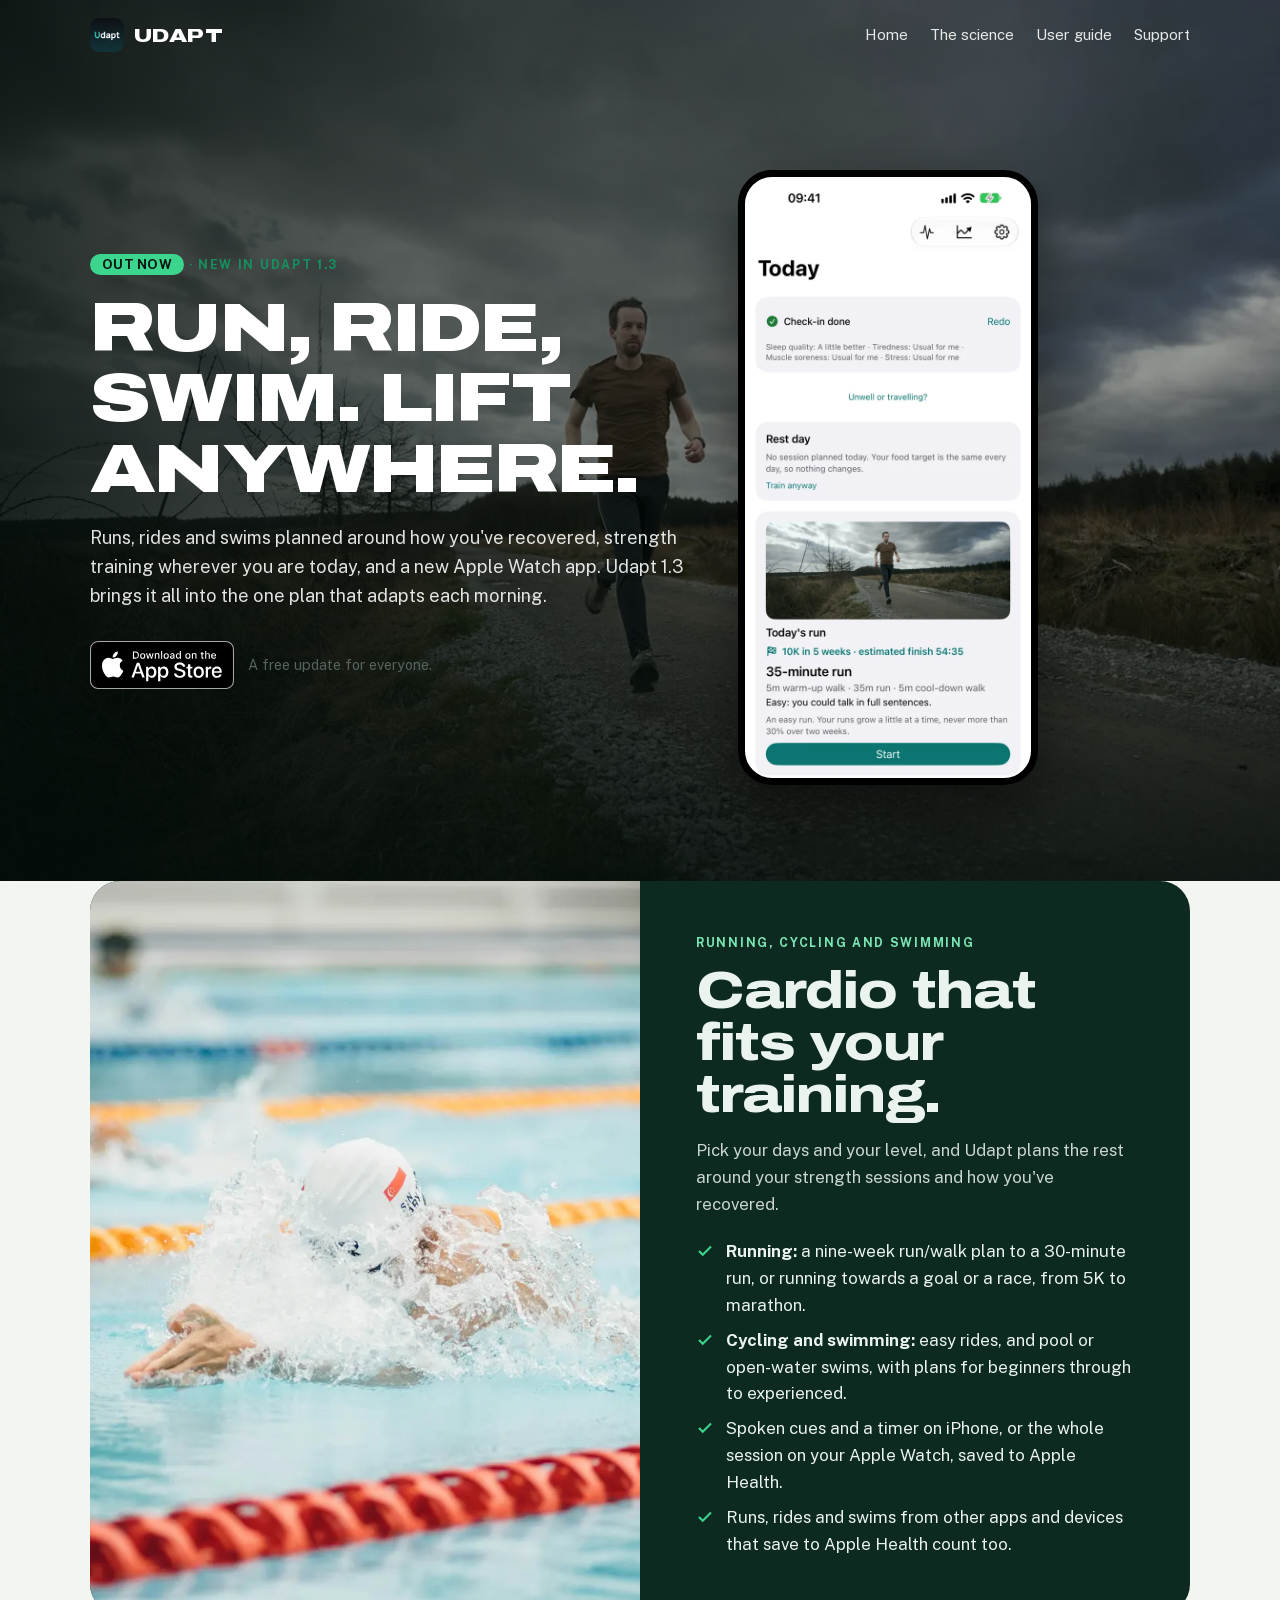
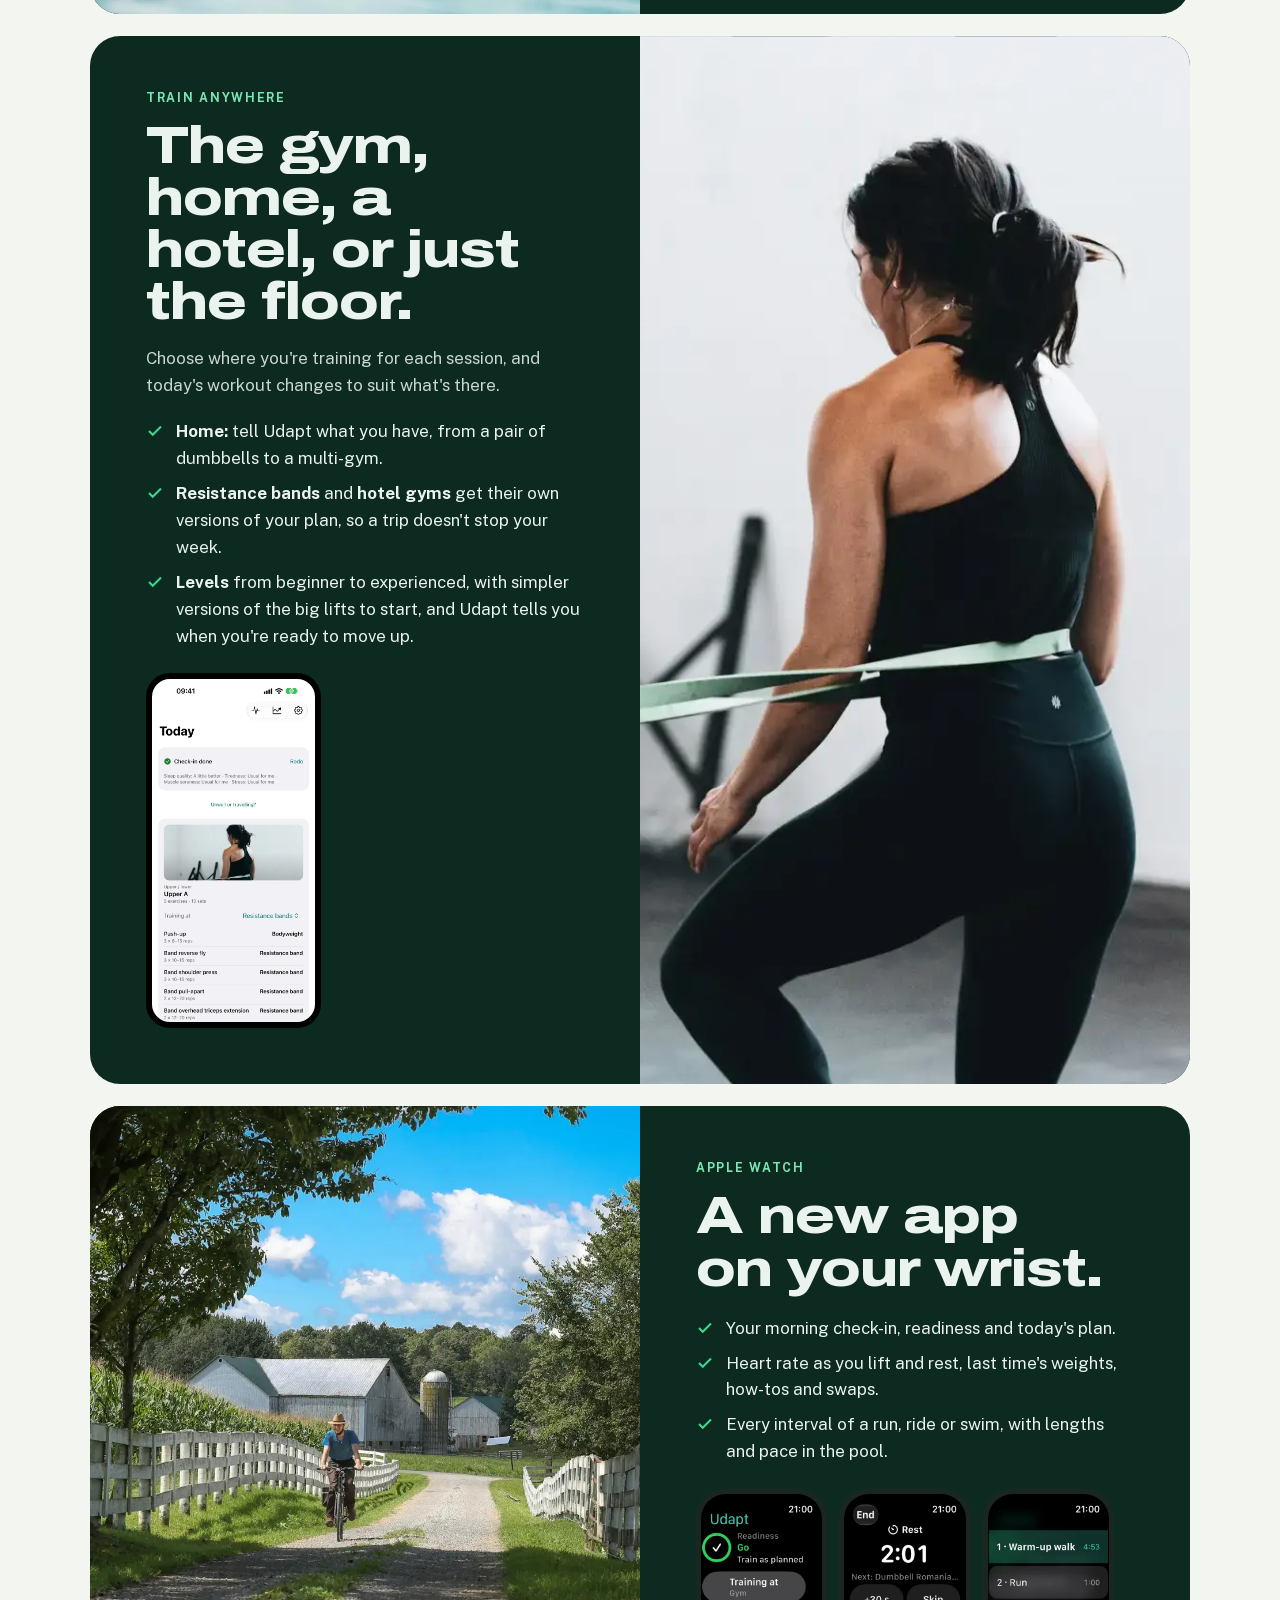
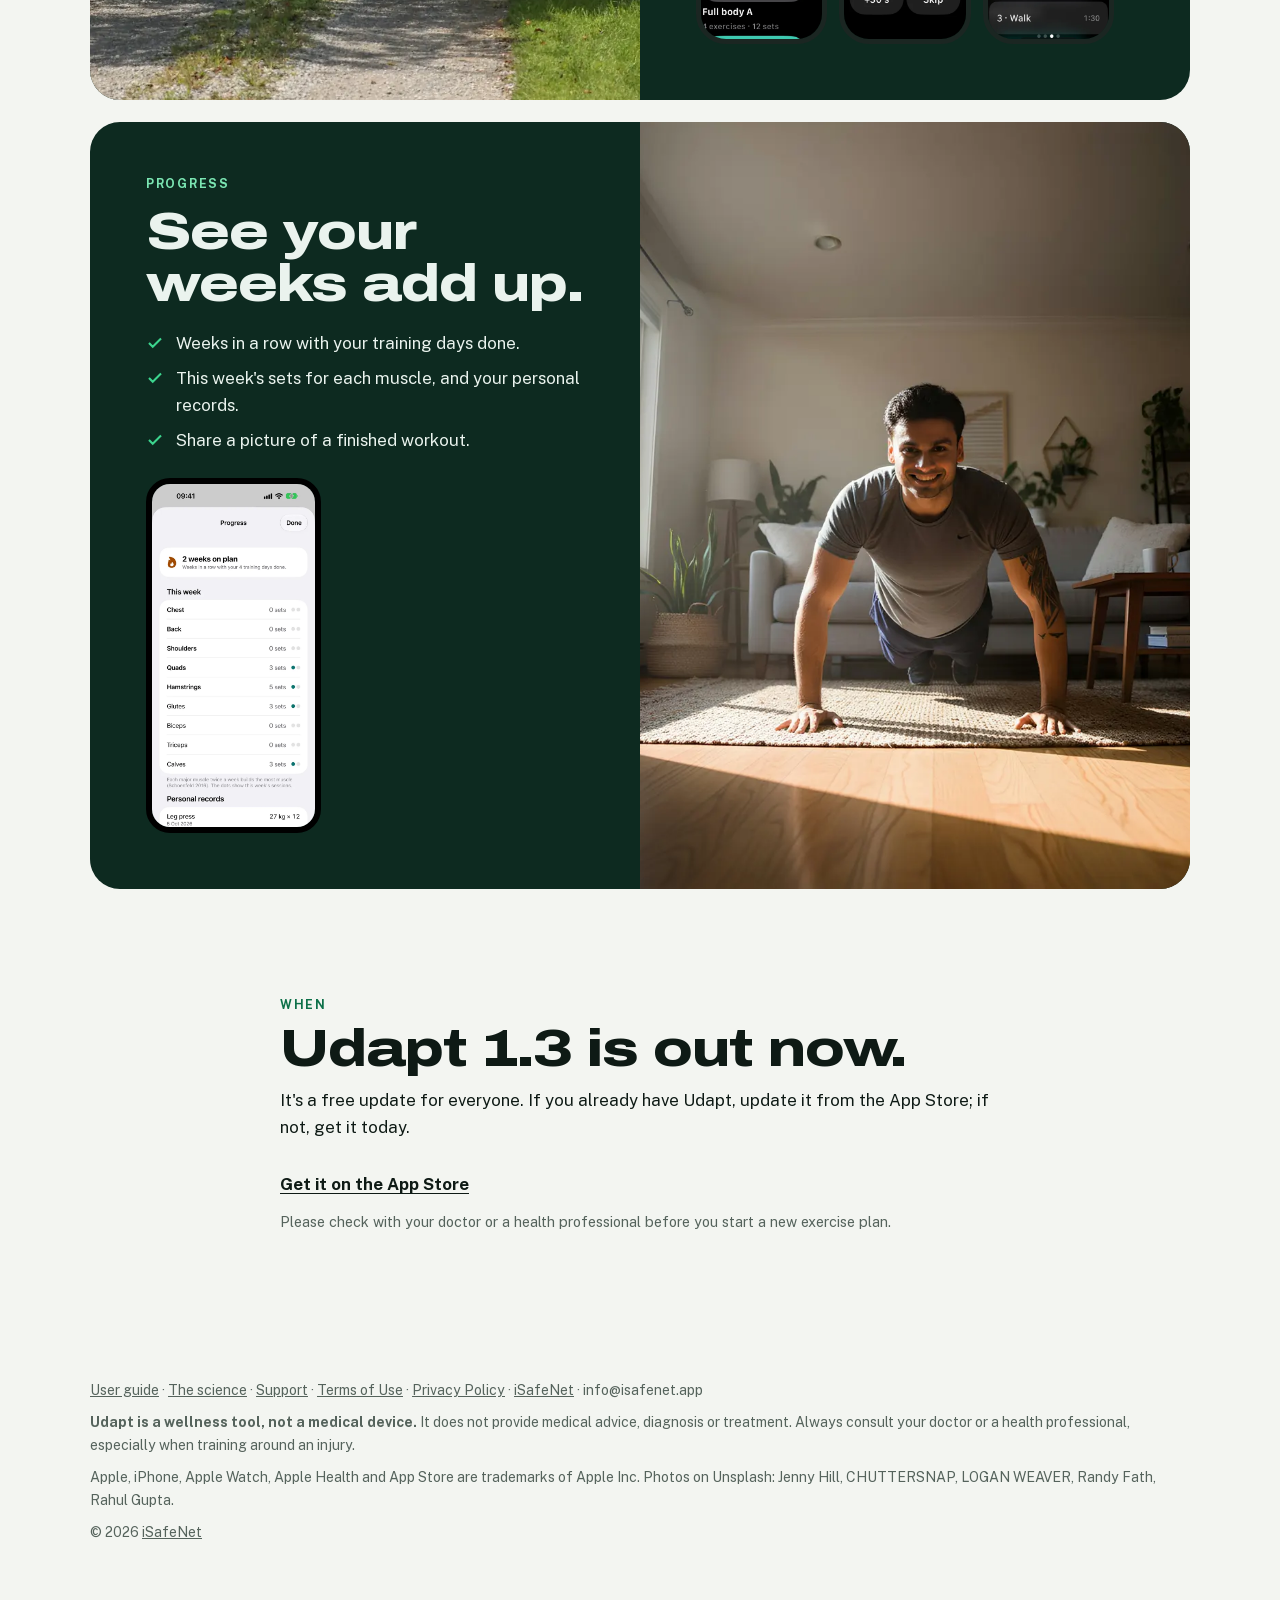
<file: udapt-1-3.html>
<!doctype html>
<html lang="en-GB">
<head>
<meta charset="utf-8">
<meta name="viewport" content="width=device-width,initial-scale=1,viewport-fit=cover">
<title>New in Udapt 1.3: run, ride, swim and train anywhere</title>
<meta name="description" content="Out now in Udapt 1.3: running, cycling and swimming plans for your level, strength training wherever you are, and a new Apple Watch app.">
<meta name="theme-color" content="#159b9a">
<link rel="canonical" href="https://udapt.isafenet.app/udapt-1-3.html">
<link rel="icon" type="image/png" href="images/favicon.png">
<link rel="apple-touch-icon" href="images/apple-touch-icon.png">
<meta name="robots" content="index,follow,max-image-preview:large">
<meta property="og:type" content="website">
<meta property="og:locale" content="en_GB">
<meta property="og:site_name" content="Udapt">
<meta property="og:title" content="New in Udapt 1.3: run, ride, swim and train anywhere">
<meta property="og:description" content="Out now in Udapt 1.3: running, cycling and swimming plans for your level, strength training wherever you are, and a new Apple Watch app.">
<meta property="og:url" content="https://udapt.isafenet.app/udapt-1-3.html">
<meta property="og:image" content="https://udapt.isafenet.app/images/og.jpg">
<meta property="og:image:width" content="1200">
<meta property="og:image:height" content="630">
<meta name="twitter:card" content="summary_large_image">
<meta name="twitter:title" content="New in Udapt 1.3: run, ride, swim and train anywhere">
<meta name="twitter:description" content="Out now in Udapt 1.3: running, cycling and swimming plans for your level, strength training wherever you are, and a new Apple Watch app.">
<meta name="twitter:image" content="https://udapt.isafenet.app/images/og.jpg">
<meta name="apple-itunes-app" content="app-id=6815828206">
<script type="application/ld+json">{"@context":"https://schema.org","@type":"Article","headline":"New in Udapt 1.3: run, ride, swim and train anywhere","description":"Out now in Udapt 1.3: running, cycling and swimming plans for your level, strength training wherever you are, and a new Apple Watch app.","url":"https://udapt.isafenet.app/udapt-1-3.html","inLanguage":"en-GB","datePublished":"2026-10-06","dateModified":"2026-10-11","image":"https://udapt.isafenet.app/images/photo-v13-run.webp","author":{"@type":"Organization","name":"iSafeNet","url":"https://isafenet.app/"},"publisher":{"@type":"Organization","name":"iSafeNet","url":"https://isafenet.app/"}}</script>
<link rel="preload" href="fonts/archivo-normal-latin.woff2" as="font" type="font/woff2" crossorigin>
<style>
/* latin-ext */
@font-face {
  font-family: 'Archivo';
  font-style: normal;
  font-weight: 600 900;
  font-stretch: 112% 125%;
  font-display: swap;
  src: url(fonts/archivo-normal-latin-ext.woff2) format('woff2');
  unicode-range: U+0100-02BA, U+02BD-02C5, U+02C7-02CC, U+02CE-02D7, U+02DD-02FF, U+0304, U+0308, U+0329, U+1D00-1DBF, U+1E00-1E9F, U+1EF2-1EFF, U+2020, U+20A0-20AB, U+20AD-20C0, U+2113, U+2C60-2C7F, U+A720-A7FF;
}
/* latin */
@font-face {
  font-family: 'Archivo';
  font-style: normal;
  font-weight: 600 900;
  font-stretch: 112% 125%;
  font-display: swap;
  src: url(fonts/archivo-normal-latin.woff2) format('woff2');
  unicode-range: U+0000-00FF, U+0131, U+0152-0153, U+02BB-02BC, U+02C6, U+02DA, U+02DC, U+0304, U+0308, U+0329, U+2000-206F, U+20AC, U+2122, U+2191, U+2193, U+2212, U+2215, U+FEFF, U+FFFD;
}
/* latin-ext */
@font-face {
  font-family: 'Public Sans';
  font-style: normal;
  font-weight: 400 700;
  font-display: swap;
  src: url(fonts/public-sans-normal-latin-ext.woff2) format('woff2');
  unicode-range: U+0100-02BA, U+02BD-02C5, U+02C7-02CC, U+02CE-02D7, U+02DD-02FF, U+0304, U+0308, U+0329, U+1D00-1DBF, U+1E00-1E9F, U+1EF2-1EFF, U+2020, U+20A0-20AB, U+20AD-20C0, U+2113, U+2C60-2C7F, U+A720-A7FF;
}
/* latin */
@font-face {
  font-family: 'Public Sans';
  font-style: normal;
  font-weight: 400 700;
  font-display: swap;
  src: url(fonts/public-sans-normal-latin.woff2) format('woff2');
  unicode-range: U+0000-00FF, U+0131, U+0152-0153, U+02BB-02BC, U+02C6, U+02DA, U+02DC, U+0304, U+0308, U+0329, U+2000-206F, U+20AC, U+2122, U+2191, U+2193, U+2212, U+2215, U+FEFF, U+FFFD;
}

/* Layout: a dawn-road opener with a live readiness card; a four-step morning sequence; wide type, numbers as the hero. */
:root{
  --ground:#F3F5F1; --card:#FFFFFF; --ink:#0E1A15; --ink-soft:#55635C; --line:#D9E0DA;
  --go:#14915F; --go-ink:#0D7049; --caution:#D97A1E; --forest:#0D2A20; --on-forest:#EAF3EE;
  --display:"Archivo", "Arial Black", "Helvetica Neue", system-ui, sans-serif;
  --body:"Public Sans", "Helvetica Neue", Arial, system-ui, sans-serif;
  --wrap:1140px;
}
@media (prefers-color-scheme: dark){:root:not([data-theme="light"]){
  --ground:#09110E; --card:#111D18; --ink:#E8F0EB; --ink-soft:#9EAEA6; --line:#20302A;
  --go:#3CD58E; --go-ink:#7BE6B3; --caution:#F0A257; --forest:#0F2C22; --on-forest:#EAF3EE; color-scheme:dark}}
:root[data-theme="dark"]{
  --ground:#09110E; --card:#111D18; --ink:#E8F0EB; --ink-soft:#9EAEA6; --line:#20302A;
  --go:#3CD58E; --go-ink:#7BE6B3; --caution:#F0A257; --forest:#0F2C22; --on-forest:#EAF3EE; color-scheme:dark}
*{box-sizing:border-box}
html,body{margin:0}
html{scroll-behavior:smooth}
body{background:var(--ground);color:var(--ink);font:400 1.05rem/1.6 var(--body);-webkit-font-smoothing:antialiased}
img{display:block;max-width:100%;height:auto}
p{margin:0}
:focus-visible{outline:3px solid var(--go);outline-offset:3px;border-radius:6px}
.vh{position:absolute;width:1px;height:1px;overflow:hidden;clip:rect(0 0 0 0);white-space:nowrap}
.hero h1 .u{color:#3CD58E}
h1,h2,h3{margin:0;font-family:var(--display);text-wrap:balance;line-height:1.02}
h1{font-variation-settings:"wdth" 125;font-weight:900;font-size:clamp(2.7rem,7.2vw,5.6rem);letter-spacing:-.025em;text-transform:uppercase}
h2{font-variation-settings:"wdth" 125;font-weight:800;font-size:clamp(1.9rem,4.4vw,3.2rem);letter-spacing:-.02em}
h3{font-variation-settings:"wdth" 112;font-weight:600;font-size:1.25rem}
.wrap{max-width:var(--wrap);margin-inline:auto;padding-inline:20px}
.label{font:700 .76rem/1 var(--body);letter-spacing:.14em;text-transform:uppercase;color:var(--go-ink)}
.lede{color:var(--ink-soft);font-size:1.13rem;max-width:56ch}
section{padding-block:clamp(56px,9vw,110px)}
.num{font-variant-numeric:tabular-nums}

.top{position:absolute;inset-inline:0;top:0;z-index:4;padding-top:env(safe-area-inset-top,0px)}
.top .wrap{display:flex;align-items:center;gap:18px;padding-block:18px}
.brand{display:flex;gap:10px;align-items:center;color:#fff;text-decoration:none;font:900 1.2rem var(--display);font-variation-settings:"wdth" 125;letter-spacing:.02em;text-transform:uppercase}
.brand img{width:34px;height:34px;border-radius:9px}
.top nav{margin-left:auto;display:flex;gap:22px}
.top nav a{color:rgba(255,255,255,.88);text-decoration:none;font-size:.94rem}
@media (max-width:760px){.top nav{display:none}}

.store{display:inline-flex;align-items:center;gap:10px;background:#000;color:#fff;text-decoration:none;border-radius:12px;padding:11px 18px 11px 14px;border:1px solid rgba(255,255,255,.28)}
.store svg{width:24px;height:24px;fill:#fff}
.store small{display:block;font-size:.66rem;line-height:1;opacity:.85}
.store b{display:block;font:800 1.08rem/1.1 var(--display);font-variation-settings:"wdth" 112}

.hero{position:relative;color:#fff;overflow:hidden;background:#05100c}
.hero::before{content:"";position:absolute;inset:0;background:url(images/photo-v13-run.webp) center 45%/cover;opacity:.9}
.hero::after{content:"";position:absolute;inset:0;background:linear-gradient(90deg,rgba(3,12,9,.85) 0%,rgba(3,12,9,.45) 55%,rgba(3,12,9,.15) 100%),linear-gradient(0deg,rgba(3,12,9,.7),transparent 40%)}
.hero .wrap{position:relative;z-index:1;display:grid;grid-template-columns:1.15fr .85fr;gap:36px;align-items:center;padding-block:clamp(120px,15vw,170px) clamp(56px,8vw,96px)}
.hero .lede{color:rgba(255,255,255,.88);margin-top:20px}
.hero .label{color:var(--go)}
.hero-copy{display:grid;gap:0;min-width:0}
.hero-copy .label{margin-bottom:18px}
.cta{display:flex;flex-wrap:wrap;gap:14px 18px;align-items:center;margin-top:30px}
.cta span{font-size:.9rem;color:rgba(255,255,255,.82)}
@media (max-width:880px){.hero .wrap{grid-template-columns:1fr}}

/* live readiness card */
.ready{background:rgba(9,22,17,.72);backdrop-filter:blur(14px);-webkit-backdrop-filter:blur(14px);border:1px solid rgba(255,255,255,.14);border-radius:24px;padding:22px;display:grid;gap:14px;width:min(380px,100%);justify-self:end}
.ready .head{display:flex;align-items:center;gap:16px}
.gauge{width:76px;height:76px;flex:none;border-radius:50%;background:conic-gradient(#3CD58E calc(var(--v)*1%),rgba(255,255,255,.14) 0);display:grid;place-items:center}
.gauge span{width:60px;height:60px;border-radius:50%;background:#0b1913;display:grid;place-items:center;font:900 1.9rem var(--display)}
.ready .head b{display:block;font:800 1.25rem var(--display);font-variation-settings:"wdth" 112}
.ready .head small{color:rgba(255,255,255,.75);font-size:.88rem}
.sig{display:grid;gap:8px}
.sig div{display:grid;grid-template-columns:1fr auto;gap:2px 10px;font-size:.86rem}
.sig i{grid-column:1/-1;height:6px;border-radius:9px;background:rgba(255,255,255,.12);overflow:hidden;display:block}
.sig i::before{content:"";display:block;height:100%;width:var(--w);background:#3CD58E;border-radius:9px;transition:width 1.2s ease}
.sig .low i::before{background:#F0A257}
.sig em{font-style:normal;color:#7BE6B3}
.sig .low em{color:#F0A257}
.verdict{display:flex;gap:10px;align-items:center;background:rgba(60,213,142,.14);border-radius:12px;padding:10px 12px;font-weight:700}
.verdict svg{width:20px;height:20px;stroke:#3CD58E;fill:none;stroke-width:2.6}
.ready button{justify-self:start;background:none;border:1px solid rgba(255,255,255,.3);color:#fff;border-radius:999px;padding:6px 14px;font:600 .82rem var(--body);cursor:pointer}

/* morning sequence */
.steps{display:grid;grid-template-columns:repeat(4,1fr);gap:16px;margin-top:40px;counter-reset:s}
.step{background:var(--card);border:1px solid var(--line);border-radius:20px;padding:22px;display:grid;gap:10px;align-content:start;counter-increment:s}
.step::before{content:counter(s,decimal-leading-zero);font:900 2.4rem var(--display);font-variation-settings:"wdth" 125;color:var(--go)}
.step .time{font:700 .82rem var(--body);color:var(--ink-soft);letter-spacing:.06em}
@media (max-width:900px){.steps{grid-template-columns:1fr 1fr}}
@media (max-width:520px){.steps{grid-template-columns:1fr}}

/* split panels */
.split{display:grid;grid-template-columns:1fr 1fr;border-radius:30px;overflow:hidden;background:var(--forest);color:var(--on-forest)}
.split .photo{min-height:360px;background-size:cover;background-position:center}
.split .copy{padding:clamp(28px,5vw,56px);display:grid;gap:16px;align-content:center;min-width:0}
.split .copy .label{color:#7BE6B3}
.split .copy p{color:rgba(234,243,238,.86)}
.split .shots{display:flex;gap:14px;margin-top:8px}
.split .shots img{width:min(180px,40%);border-radius:24px;border:6px solid #000}
.split.flip .photo{order:2}
@media (max-width:860px){.split{grid-template-columns:1fr}.split.flip .photo{order:0}}
.split + .split{margin-top:22px}

.ticks{list-style:none;padding:0;margin:4px 0 0;display:grid;gap:8px}
.ticks li{display:grid;grid-template-columns:20px 1fr;gap:10px}
.ticks svg{width:18px;height:18px;stroke:#3CD58E;fill:none;stroke-width:2.8;margin-top:4px}

/* explained */
.explain{display:grid;grid-template-columns:.9fr 1.1fr;gap:clamp(28px,6vw,70px);align-items:center}
.reason{background:var(--card);border:1px solid var(--line);border-radius:22px;padding:24px;display:grid;gap:14px}
.reason .change{display:flex;justify-content:space-between;gap:12px;align-items:baseline;border-bottom:1px solid var(--line);padding-bottom:12px}
.reason .change b{font:800 1.5rem var(--display);font-variation-settings:"wdth" 112}
.reason .delta{color:var(--caution);font-weight:700}
.reason cite{font-style:normal;font-size:.86rem;color:var(--ink-soft);border-left:3px solid var(--go);padding-left:10px}
@media (max-width:860px){.explain{grid-template-columns:1fr}}

/* gallery */
.strip{display:grid;grid-auto-flow:column;grid-auto-columns:min(230px,60vw);gap:16px;overflow-x:auto;scroll-snap-type:x mandatory;padding:6px 20px 18px;max-width:var(--wrap);margin-inline:auto}
.strip img{border-radius:20px;scroll-snap-align:start}

/* watch + extras */
.extras{display:grid;grid-template-columns:repeat(3,1fr);gap:16px}
.extra{background:var(--card);border:1px solid var(--line);border-radius:20px;padding:22px;display:grid;gap:10px;align-content:start}
.extra .pics{display:flex;gap:10px;justify-content:center;background:var(--ground);border-radius:14px;padding:16px;min-height:190px;align-items:center}
.extra .pics img{max-height:160px;width:auto}
@media (max-width:860px){.extras{grid-template-columns:1fr}}

/* price */
.price{display:grid;grid-template-columns:1.1fr .9fr;gap:24px;align-items:stretch}
.price .one{background:var(--forest);color:var(--on-forest);border-radius:28px;padding:clamp(26px,5vw,48px);display:grid;gap:16px}
.price .one .label{color:#7BE6B3}
.amount{display:flex;gap:28px;flex-wrap:wrap}
.amount div b{display:block;font:900 2.6rem/1 var(--display);font-variation-settings:"wdth" 125}
.amount div span{font-size:.9rem;color:rgba(234,243,238,.78)}
.price .incl{background:var(--card);border:1px solid var(--line);border-radius:28px;padding:28px}
@media (max-width:860px){.price{grid-template-columns:1fr}}

.faq{display:grid;gap:10px;max-width:840px}
.faq details{background:var(--card);border:1px solid var(--line);border-radius:14px;padding:2px 20px}
.faq summary{cursor:pointer;list-style:none;display:flex;justify-content:space-between;gap:14px;padding-block:15px;font:600 1.05rem var(--display);font-variation-settings:"wdth" 112}
.faq summary::after{content:"+";color:var(--go-ink);font-size:1.3rem;line-height:1}
.faq details[open] summary::after{content:"–"}
.faq p{color:var(--ink-soft);padding-bottom:16px}
.head{display:grid;gap:12px;max-width:760px}

footer{padding-block:36px 60px;color:var(--ink-soft);font-size:.88rem}
footer a{color:inherit}
footer .wrap{display:grid;gap:10px}
@media (prefers-reduced-motion:reduce){.sig i::before{transition:none}}
</style>

<style>
.peek-badge{display:inline-block;background:#3CD58E;color:#06140f;border-radius:999px;padding:4px 12px;font-weight:700;font-size:.82rem;letter-spacing:.02em}
.peek-cta{display:flex;flex-wrap:wrap;gap:14px;align-items:center;margin-top:18px}
.peek-note{color:var(--ink-soft);font-size:.9rem}
</style>
<style>
.watches{display:flex;gap:12px;flex-wrap:wrap;margin-top:8px}
.watches img{width:min(132px,30%);border-radius:30px;border:5px solid #1b2622}
.hero .shots img{border-radius:34px;border:7px solid #000;box-shadow:0 30px 60px rgba(0,0,0,.45)}
.hero h1{font-size:clamp(2.3rem,5.4vw,4.3rem)}
.note{background:var(--card);border:1px solid var(--line);border-radius:20px;padding:22px;display:grid;gap:8px;max-width:760px}
</style>
<style>/* Apple's App Store badge, as supplied: 48 px high, a quarter of its height clear round it */.store-badge{display:inline-block;padding:12px 0;line-height:0}.store-badge img{display:block;height:48px;width:auto}.store-text{font-weight:700;color:inherit;text-decoration:underline;text-underline-offset:3px}</style>
</head>
<body>

<div class="top">
  <div class="wrap">
    <a class="brand" href="index.html"><img src="images/icon-192.png" alt="">Udapt</a>
    <nav aria-label="Main"><a href="index.html">Home</a><a href="science.html">The science</a><a href="guide.html">User guide</a><a href="support.html">Support</a></nav>
  </div>
</div>

<header class="hero" id="top">
  <div class="wrap">
    <div class="hero-copy">
      <p class="label"><span class="peek-badge">Out now</span> · New in Udapt 1.3</p>
      <h1>Run, ride, swim. Lift anywhere.</h1>
      <p class="lede">Runs, rides and swims planned around how you've recovered, strength training wherever you are today, and a new Apple Watch app. Udapt 1.3 brings it all into the one plan that adapts each morning.</p>
      <div class="peek-cta">
        <a class="store-badge" href="https://apps.apple.com/app/udapt-workout-food-planner/id6815828206"><img src="images/app-store-badge-en-gb.svg" alt="Download on the App Store" width="144" height="48"></a>
        <span class="peek-note">A free update for everyone.</span>
      </div>
    </div>
    <div class="shots" style="justify-content:center"><img src="images/flat-v13-run.webp" alt="Today's run: a 35-minute easy run towards a 10K, with the race five weeks away" style="max-width:300px"></div>
  </div>
</header>

<section style="padding-top:0">
  <div class="wrap">
    <article class="split">
      <div class="photo" style="background-image:url(images/photo-v13-swim.webp)" role="img" aria-label="A swimmer in a pool lane"></div>
      <div class="copy">
        <p class="label">Running, cycling and swimming</p>
        <h2>Cardio that fits your training.</h2>
        <p>Pick your days and your level, and Udapt plans the rest around your strength sessions and how you've recovered.</p>
        <ul class="ticks">
          <li><svg viewBox="0 0 24 24"><path d="M20 6 9 17l-5-5"/></svg><span><b>Running:</b> a nine-week run/walk plan to a 30-minute run, or running towards a goal or a race, from 5K to marathon.</span></li>
          <li><svg viewBox="0 0 24 24"><path d="M20 6 9 17l-5-5"/></svg><span><b>Cycling and swimming:</b> easy rides, and pool or open-water swims, with plans for beginners through to experienced.</span></li>
          <li><svg viewBox="0 0 24 24"><path d="M20 6 9 17l-5-5"/></svg><span>Spoken cues and a timer on iPhone, or the whole session on your Apple Watch, saved to Apple Health.</span></li>
          <li><svg viewBox="0 0 24 24"><path d="M20 6 9 17l-5-5"/></svg><span>Runs, rides and swims from other apps and devices that save to Apple Health count too.</span></li>
        </ul>
      </div>
    </article>
    <article class="split flip">
      <div class="photo" style="background-image:url(images/photo-v13-bands.webp)" role="img" aria-label="Training with a resistance band"></div>
      <div class="copy">
        <p class="label">Train anywhere</p>
        <h2>The gym, home, a hotel, or just the floor.</h2>
        <p>Choose where you're training for each session, and today's workout changes to suit what's there.</p>
        <ul class="ticks">
          <li><svg viewBox="0 0 24 24"><path d="M20 6 9 17l-5-5"/></svg><span><b>Home:</b> tell Udapt what you have, from a pair of dumbbells to a multi-gym.</span></li>
          <li><svg viewBox="0 0 24 24"><path d="M20 6 9 17l-5-5"/></svg><span><b>Resistance bands</b> and <b>hotel gyms</b> get their own versions of your plan, so a trip doesn't stop your week.</span></li>
          <li><svg viewBox="0 0 24 24"><path d="M20 6 9 17l-5-5"/></svg><span><b>Levels</b> from beginner to experienced, with simpler versions of the big lifts to start, and Udapt tells you when you're ready to move up.</span></li>
        </ul>
        <div class="shots"><img src="images/flat-v13-anywhere.webp" alt="Today's training card set to resistance bands" loading="lazy"></div>
      </div>
    </article>
    <article class="split">
      <div class="photo" style="background-image:url(images/photo-v13-ride.webp)" role="img" aria-label="A cyclist on an open road"></div>
      <div class="copy">
        <p class="label">Apple Watch</p>
        <h2>A new app on your wrist.</h2>
        <ul class="ticks">
          <li><svg viewBox="0 0 24 24"><path d="M20 6 9 17l-5-5"/></svg><span>Your morning check-in, readiness and today's plan.</span></li>
          <li><svg viewBox="0 0 24 24"><path d="M20 6 9 17l-5-5"/></svg><span>Heart rate as you lift and rest, last time's weights, how-tos and swaps.</span></li>
          <li><svg viewBox="0 0 24 24"><path d="M20 6 9 17l-5-5"/></svg><span>Every interval of a run, ride or swim, with lengths and pace in the pool.</span></li>
        </ul>
        <div class="watches"><img src="images/watch-v13-today.webp" alt="Apple Watch: readiness Go and today's workout" loading="lazy"><img src="images/watch-v13-rest.webp" alt="Apple Watch: the rest timer" loading="lazy"><img src="images/watch-v13-intervals.webp" alt="Apple Watch: a run's intervals" loading="lazy"></div>
      </div>
    </article>
    <article class="split flip">
      <div class="photo" style="background-image:url(images/photo-v13-hotel.webp)" role="img" aria-label="A push-up at home"></div>
      <div class="copy">
        <p class="label">Progress</p>
        <h2>See your weeks add up.</h2>
        <ul class="ticks">
          <li><svg viewBox="0 0 24 24"><path d="M20 6 9 17l-5-5"/></svg><span>Weeks in a row with your training days done.</span></li>
          <li><svg viewBox="0 0 24 24"><path d="M20 6 9 17l-5-5"/></svg><span>This week's sets for each muscle, and your personal records.</span></li>
          <li><svg viewBox="0 0 24 24"><path d="M20 6 9 17l-5-5"/></svg><span>Share a picture of a finished workout.</span></li>
        </ul>
        <div class="shots"><img src="images/flat-v13-progress.webp" alt="Progress: weeks on plan and this week's sets for each muscle" loading="lazy"></div>
      </div>
    </article>
  </div>
</section>

<section style="padding-top:0">
  <div class="wrap head">
    <p class="label">When</p>
    <h2>Udapt 1.3 is out now.</h2>
    <p>It's a free update for everyone. If you already have Udapt, update it from the App Store; if not, get it today.</p>
    <div class="peek-cta"><a class="store-text" href="https://apps.apple.com/app/udapt-workout-food-planner/id6815828206">Get it on the App Store</a></div>
    <p class="peek-note">Please check with your doctor or a health professional before you start a new exercise plan.</p>
  </div>
</section>

<footer>
  <div class="wrap">
    <p><a href="guide.html">User guide</a> · <a href="science.html">The science</a> · <a href="support.html">Support</a> · <a href="terms.html">Terms of Use</a> · <a href="privacy.html">Privacy Policy</a> · <a href="https://isafenet.app/">iSafeNet</a> · info@isafenet.app</p>
    <p><b>Udapt is a wellness tool, not a medical device.</b> It does not provide medical advice, diagnosis or treatment. Always consult your doctor or a health professional, especially when training around an injury.</p>
    <p>Apple, iPhone, Apple Watch, Apple Health and App Store are trademarks of Apple Inc. Photos on Unsplash: Jenny Hill, CHUTTERSNAP, LOGAN WEAVER, Randy Fath, Rahul Gupta.</p>
    <p>&copy; 2026 <a href="https://isafenet.app/">iSafeNet</a></p>
  </div>
</footer>
</body>
</html>
</file>
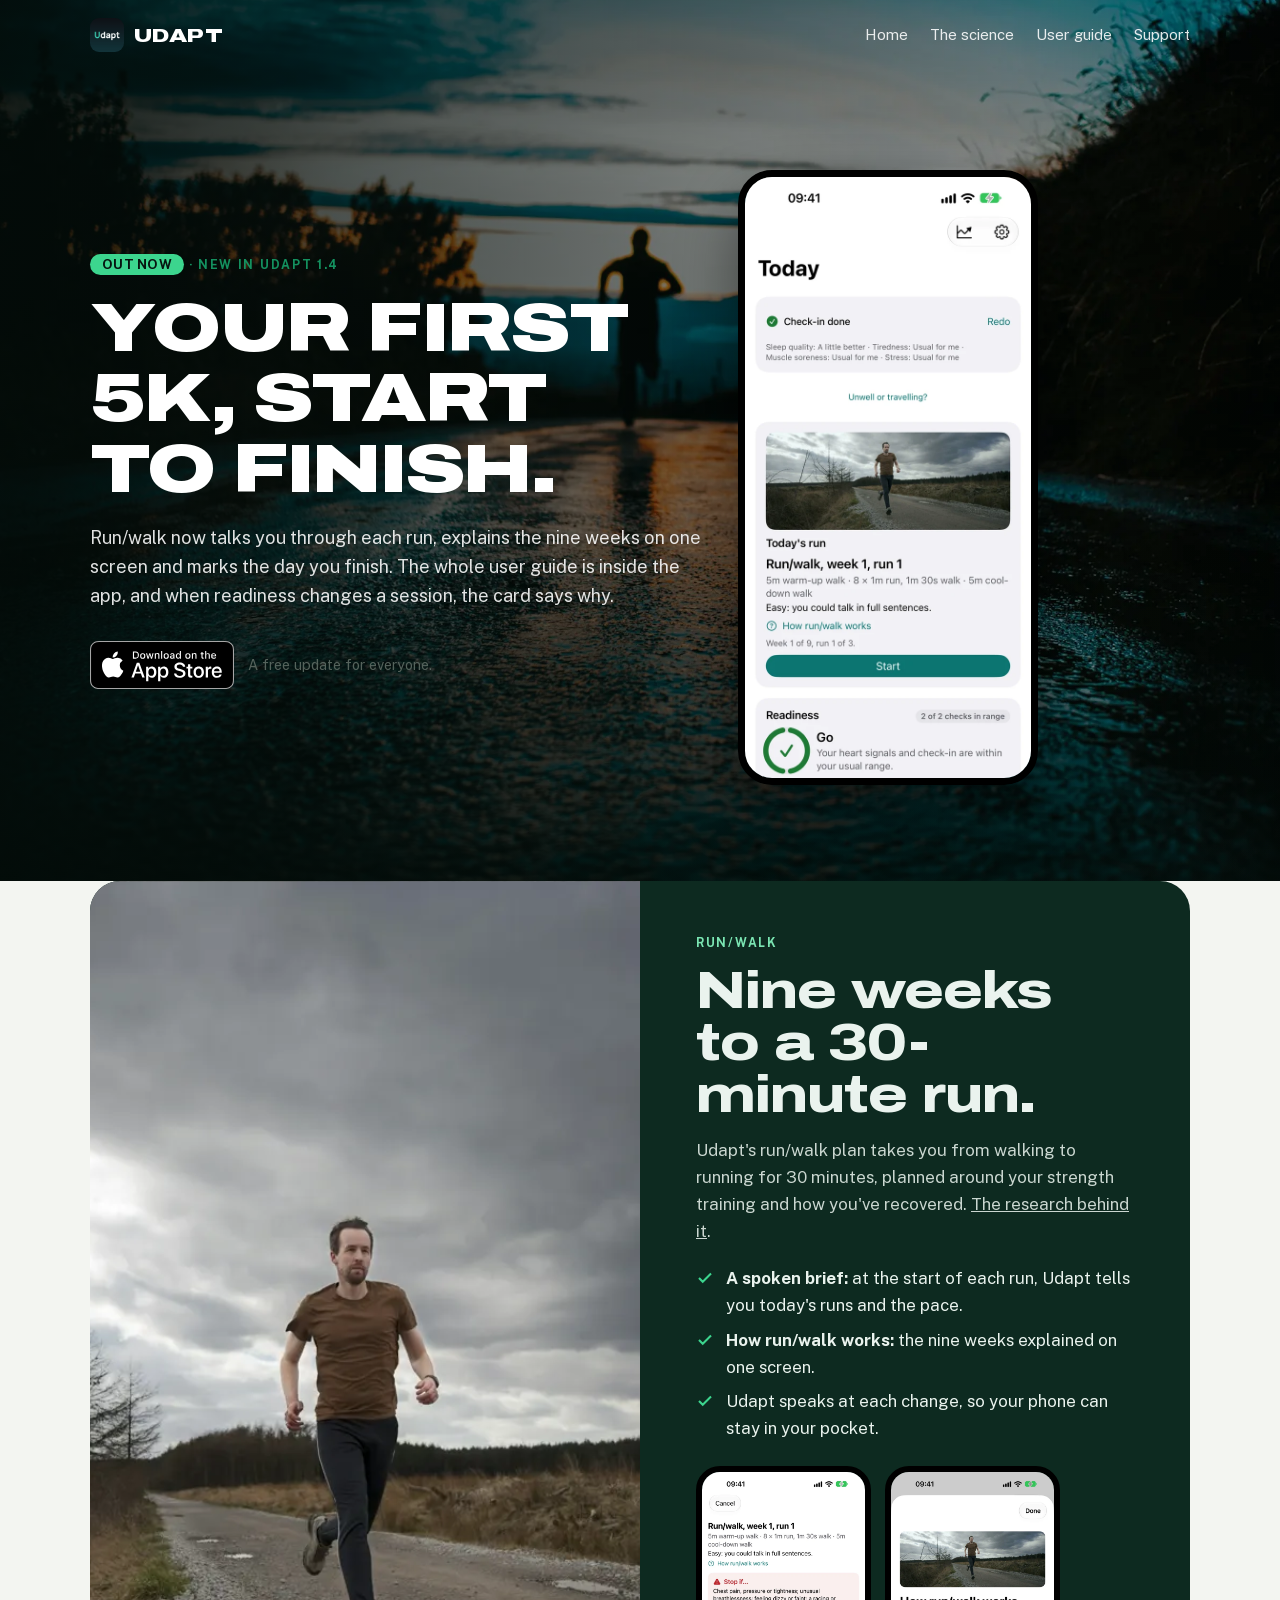
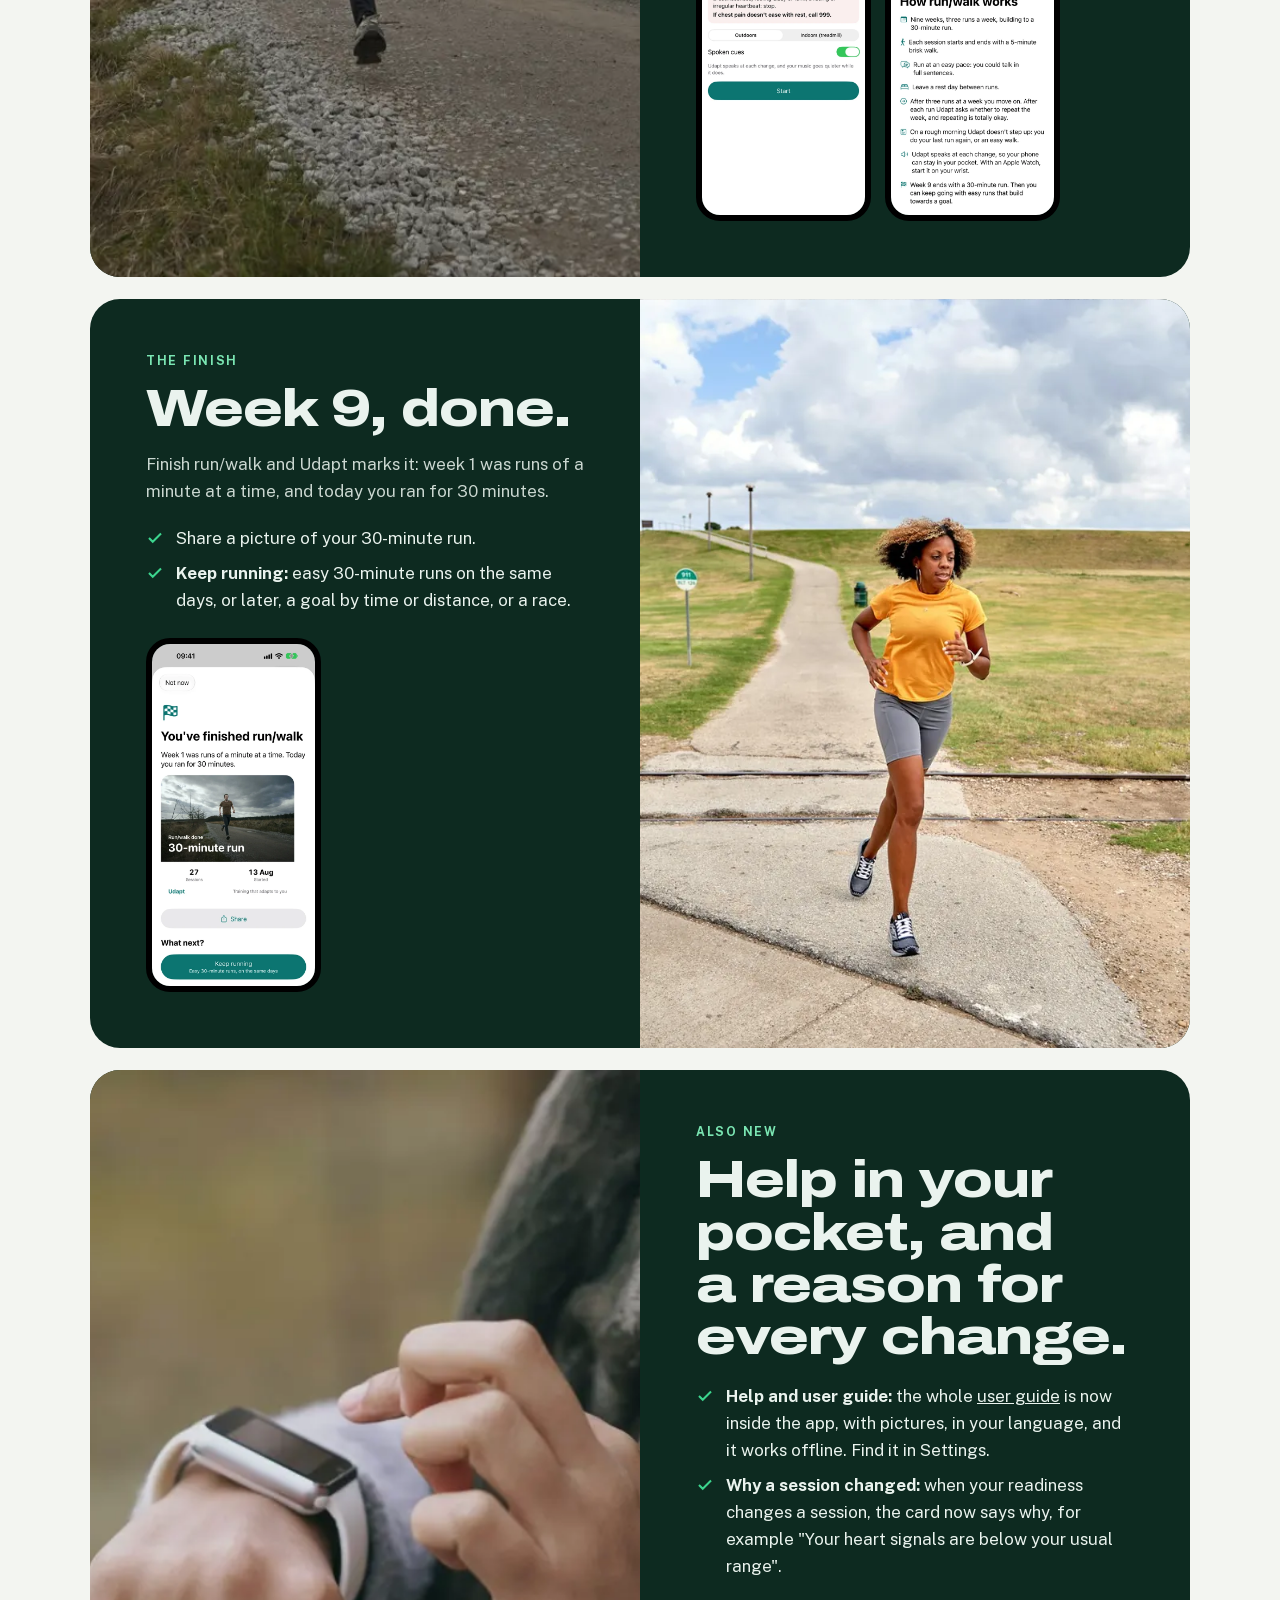
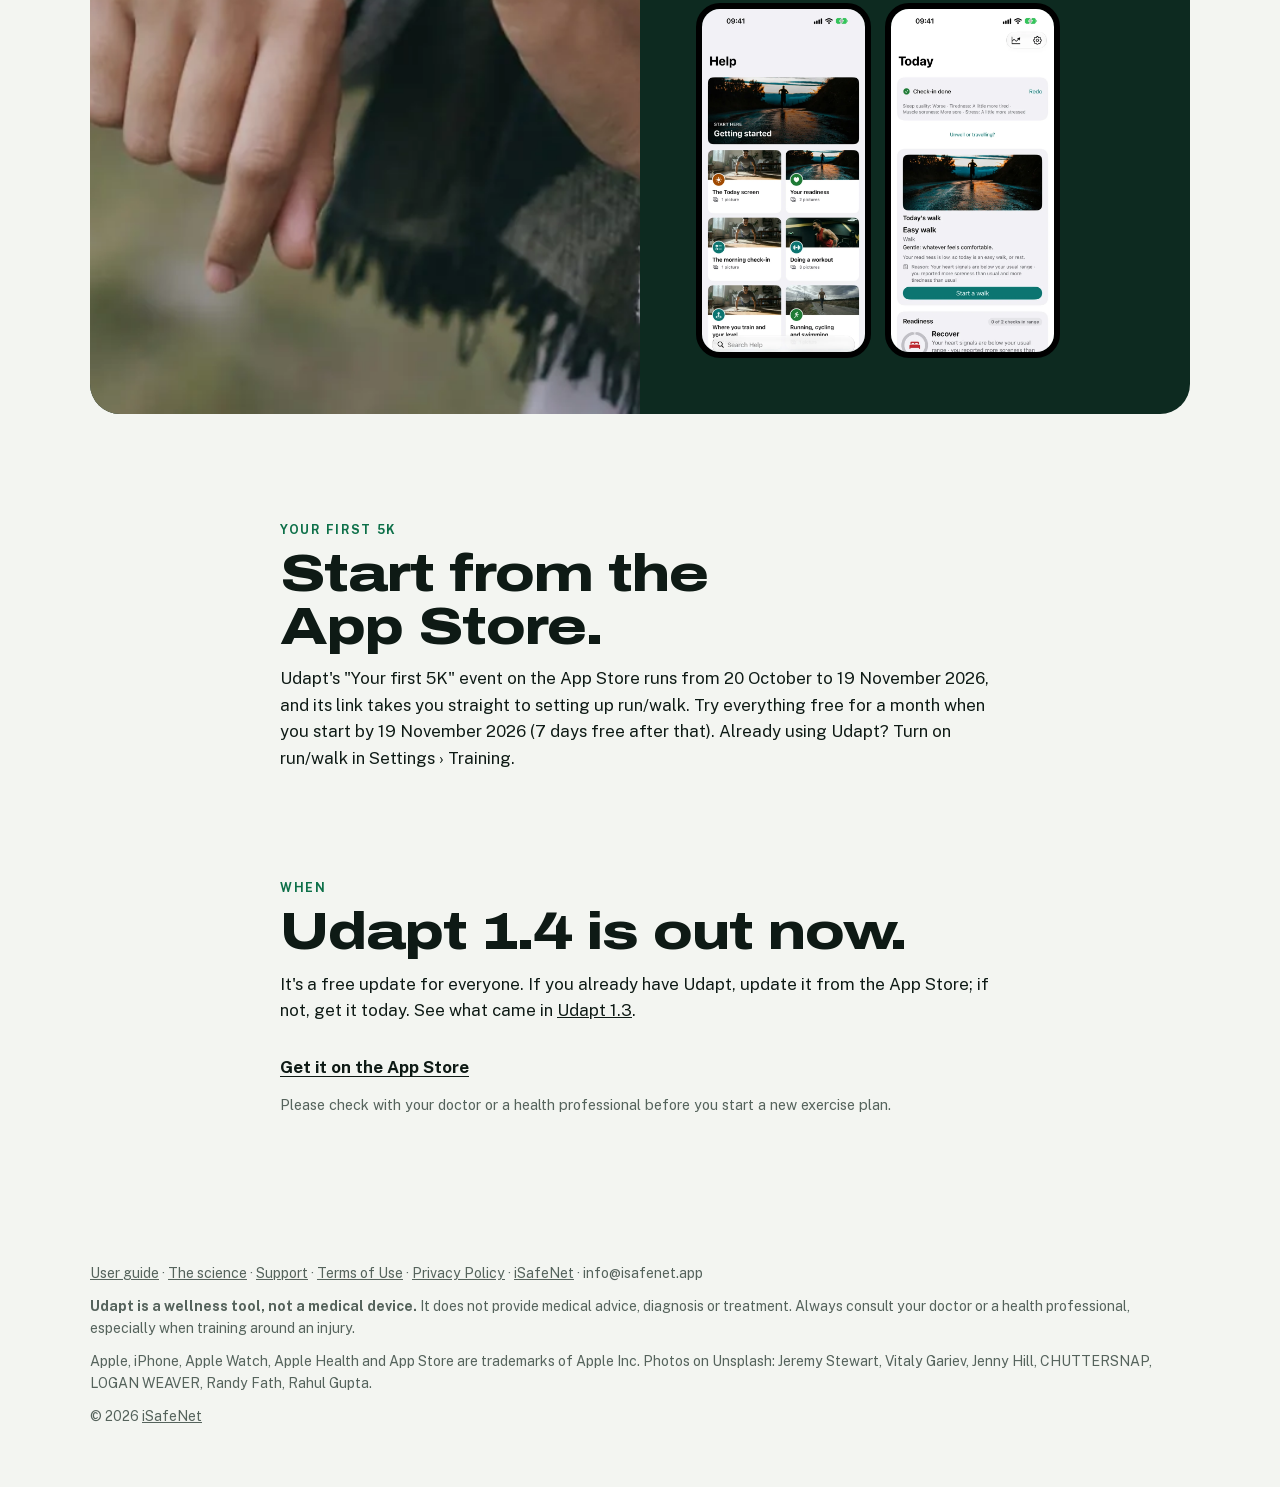
<file: udapt-1-4.html>
<!doctype html>
<html lang="en-GB">
<head>
<meta charset="utf-8">
<meta name="viewport" content="width=device-width,initial-scale=1,viewport-fit=cover">
<title>New in Udapt 1.4: your first 5K, start to finish</title>
<meta name="description" content="Out now in Udapt 1.4: run/walk that talks you through each run and marks the finish, the whole user guide inside the app, and a reason every time readiness changes a session.">
<meta name="theme-color" content="#159b9a">
<link rel="canonical" href="https://udapt.isafenet.app/udapt-1-4.html">
<link rel="icon" type="image/png" href="images/favicon.png">
<link rel="apple-touch-icon" href="images/apple-touch-icon.png">
<meta name="robots" content="index,follow,max-image-preview:large">
<meta property="og:type" content="website">
<meta property="og:locale" content="en_GB">
<meta property="og:site_name" content="Udapt">
<meta property="og:title" content="New in Udapt 1.4: your first 5K, start to finish">
<meta property="og:description" content="Out now in Udapt 1.4: run/walk that talks you through each run and marks the finish, the whole user guide inside the app, and a reason every time readiness changes a session.">
<meta property="og:url" content="https://udapt.isafenet.app/udapt-1-4.html">
<meta property="og:image" content="https://udapt.isafenet.app/images/og.jpg">
<meta property="og:image:width" content="1200">
<meta property="og:image:height" content="630">
<meta name="twitter:card" content="summary_large_image">
<meta name="twitter:title" content="New in Udapt 1.4: your first 5K, start to finish">
<meta name="twitter:description" content="Out now in Udapt 1.4: run/walk that talks you through each run and marks the finish, the whole user guide inside the app, and a reason every time readiness changes a session.">
<meta name="twitter:image" content="https://udapt.isafenet.app/images/og.jpg">
<meta name="apple-itunes-app" content="app-id=6815828206">
<script type="application/ld+json">{"@context":"https://schema.org","@type":"Article","headline":"New in Udapt 1.4: your first 5K, start to finish","description":"Out now in Udapt 1.4: run/walk that talks you through each run and marks the finish, the whole user guide inside the app, and a reason every time readiness changes a session.","url":"https://udapt.isafenet.app/udapt-1-4.html","inLanguage":"en-GB","datePublished":"2026-10-14","dateModified":"2026-10-14","image":"https://udapt.isafenet.app/images/photo-v14-runwalk.webp","author":{"@type":"Organization","name":"iSafeNet","url":"https://isafenet.app/"},"publisher":{"@type":"Organization","name":"iSafeNet","url":"https://isafenet.app/"}}</script>
<link rel="preload" href="fonts/archivo-normal-latin.woff2" as="font" type="font/woff2" crossorigin>
<style>
/* latin-ext */
@font-face {
  font-family: 'Archivo';
  font-style: normal;
  font-weight: 600 900;
  font-stretch: 112% 125%;
  font-display: swap;
  src: url(fonts/archivo-normal-latin-ext.woff2) format('woff2');
  unicode-range: U+0100-02BA, U+02BD-02C5, U+02C7-02CC, U+02CE-02D7, U+02DD-02FF, U+0304, U+0308, U+0329, U+1D00-1DBF, U+1E00-1E9F, U+1EF2-1EFF, U+2020, U+20A0-20AB, U+20AD-20C0, U+2113, U+2C60-2C7F, U+A720-A7FF;
}
/* latin */
@font-face {
  font-family: 'Archivo';
  font-style: normal;
  font-weight: 600 900;
  font-stretch: 112% 125%;
  font-display: swap;
  src: url(fonts/archivo-normal-latin.woff2) format('woff2');
  unicode-range: U+0000-00FF, U+0131, U+0152-0153, U+02BB-02BC, U+02C6, U+02DA, U+02DC, U+0304, U+0308, U+0329, U+2000-206F, U+20AC, U+2122, U+2191, U+2193, U+2212, U+2215, U+FEFF, U+FFFD;
}
/* latin-ext */
@font-face {
  font-family: 'Public Sans';
  font-style: normal;
  font-weight: 400 700;
  font-display: swap;
  src: url(fonts/public-sans-normal-latin-ext.woff2) format('woff2');
  unicode-range: U+0100-02BA, U+02BD-02C5, U+02C7-02CC, U+02CE-02D7, U+02DD-02FF, U+0304, U+0308, U+0329, U+1D00-1DBF, U+1E00-1E9F, U+1EF2-1EFF, U+2020, U+20A0-20AB, U+20AD-20C0, U+2113, U+2C60-2C7F, U+A720-A7FF;
}
/* latin */
@font-face {
  font-family: 'Public Sans';
  font-style: normal;
  font-weight: 400 700;
  font-display: swap;
  src: url(fonts/public-sans-normal-latin.woff2) format('woff2');
  unicode-range: U+0000-00FF, U+0131, U+0152-0153, U+02BB-02BC, U+02C6, U+02DA, U+02DC, U+0304, U+0308, U+0329, U+2000-206F, U+20AC, U+2122, U+2191, U+2193, U+2212, U+2215, U+FEFF, U+FFFD;
}

/* Layout: a dawn-road opener with a live readiness card; a four-step morning sequence; wide type, numbers as the hero. */
:root{
  --ground:#F3F5F1; --card:#FFFFFF; --ink:#0E1A15; --ink-soft:#55635C; --line:#D9E0DA;
  --go:#14915F; --go-ink:#0D7049; --caution:#D97A1E; --forest:#0D2A20; --on-forest:#EAF3EE;
  --display:"Archivo", "Arial Black", "Helvetica Neue", system-ui, sans-serif;
  --body:"Public Sans", "Helvetica Neue", Arial, system-ui, sans-serif;
  --wrap:1140px;
}
@media (prefers-color-scheme: dark){:root:not([data-theme="light"]){
  --ground:#09110E; --card:#111D18; --ink:#E8F0EB; --ink-soft:#9EAEA6; --line:#20302A;
  --go:#3CD58E; --go-ink:#7BE6B3; --caution:#F0A257; --forest:#0F2C22; --on-forest:#EAF3EE; color-scheme:dark}}
:root[data-theme="dark"]{
  --ground:#09110E; --card:#111D18; --ink:#E8F0EB; --ink-soft:#9EAEA6; --line:#20302A;
  --go:#3CD58E; --go-ink:#7BE6B3; --caution:#F0A257; --forest:#0F2C22; --on-forest:#EAF3EE; color-scheme:dark}
*{box-sizing:border-box}
html,body{margin:0}
html{scroll-behavior:smooth}
body{background:var(--ground);color:var(--ink);font:400 1.05rem/1.6 var(--body);-webkit-font-smoothing:antialiased}
img{display:block;max-width:100%;height:auto}
p{margin:0}
:focus-visible{outline:3px solid var(--go);outline-offset:3px;border-radius:6px}
.vh{position:absolute;width:1px;height:1px;overflow:hidden;clip:rect(0 0 0 0);white-space:nowrap}
.hero h1 .u{color:#3CD58E}
h1,h2,h3{margin:0;font-family:var(--display);text-wrap:balance;line-height:1.02}
h1{font-variation-settings:"wdth" 125;font-weight:900;font-size:clamp(2.7rem,7.2vw,5.6rem);letter-spacing:-.025em;text-transform:uppercase}
h2{font-variation-settings:"wdth" 125;font-weight:800;font-size:clamp(1.9rem,4.4vw,3.2rem);letter-spacing:-.02em}
h3{font-variation-settings:"wdth" 112;font-weight:600;font-size:1.25rem}
.wrap{max-width:var(--wrap);margin-inline:auto;padding-inline:20px}
.label{font:700 .76rem/1 var(--body);letter-spacing:.14em;text-transform:uppercase;color:var(--go-ink)}
.lede{color:var(--ink-soft);font-size:1.13rem;max-width:56ch}
section{padding-block:clamp(56px,9vw,110px)}
.num{font-variant-numeric:tabular-nums}

.top{position:absolute;inset-inline:0;top:0;z-index:4;padding-top:env(safe-area-inset-top,0px)}
.top .wrap{display:flex;align-items:center;gap:18px;padding-block:18px}
.brand{display:flex;gap:10px;align-items:center;color:#fff;text-decoration:none;font:900 1.2rem var(--display);font-variation-settings:"wdth" 125;letter-spacing:.02em;text-transform:uppercase}
.brand img{width:34px;height:34px;border-radius:9px}
.top nav{margin-left:auto;display:flex;gap:22px}
.top nav a{color:rgba(255,255,255,.88);text-decoration:none;font-size:.94rem}
@media (max-width:760px){.top nav{display:none}}

.store{display:inline-flex;align-items:center;gap:10px;background:#000;color:#fff;text-decoration:none;border-radius:12px;padding:11px 18px 11px 14px;border:1px solid rgba(255,255,255,.28)}
.store svg{width:24px;height:24px;fill:#fff}
.store small{display:block;font-size:.66rem;line-height:1;opacity:.85}
.store b{display:block;font:800 1.08rem/1.1 var(--display);font-variation-settings:"wdth" 112}

.hero{position:relative;color:#fff;overflow:hidden;background:#05100c}
.hero::before{content:"";position:absolute;inset:0;background:url(images/photo-dawn-run.webp) center 45%/cover;opacity:.9}
.hero::after{content:"";position:absolute;inset:0;background:linear-gradient(90deg,rgba(3,12,9,.85) 0%,rgba(3,12,9,.45) 55%,rgba(3,12,9,.15) 100%),linear-gradient(0deg,rgba(3,12,9,.7),transparent 40%)}
.hero .wrap{position:relative;z-index:1;display:grid;grid-template-columns:1.15fr .85fr;gap:36px;align-items:center;padding-block:clamp(120px,15vw,170px) clamp(56px,8vw,96px)}
.hero .lede{color:rgba(255,255,255,.88);margin-top:20px}
.hero .label{color:var(--go)}
.hero-copy{display:grid;gap:0;min-width:0}
.hero-copy .label{margin-bottom:18px}
.cta{display:flex;flex-wrap:wrap;gap:14px 18px;align-items:center;margin-top:30px}
.cta span{font-size:.9rem;color:rgba(255,255,255,.82)}
@media (max-width:880px){.hero .wrap{grid-template-columns:1fr}}

/* live readiness card */
.ready{background:rgba(9,22,17,.72);backdrop-filter:blur(14px);-webkit-backdrop-filter:blur(14px);border:1px solid rgba(255,255,255,.14);border-radius:24px;padding:22px;display:grid;gap:14px;width:min(380px,100%);justify-self:end}
.ready .head{display:flex;align-items:center;gap:16px}
.gauge{width:76px;height:76px;flex:none;border-radius:50%;background:conic-gradient(#3CD58E calc(var(--v)*1%),rgba(255,255,255,.14) 0);display:grid;place-items:center}
.gauge span{width:60px;height:60px;border-radius:50%;background:#0b1913;display:grid;place-items:center;font:900 1.9rem var(--display)}
.ready .head b{display:block;font:800 1.25rem var(--display);font-variation-settings:"wdth" 112}
.ready .head small{color:rgba(255,255,255,.75);font-size:.88rem}
.sig{display:grid;gap:8px}
.sig div{display:grid;grid-template-columns:1fr auto;gap:2px 10px;font-size:.86rem}
.sig i{grid-column:1/-1;height:6px;border-radius:9px;background:rgba(255,255,255,.12);overflow:hidden;display:block}
.sig i::before{content:"";display:block;height:100%;width:var(--w);background:#3CD58E;border-radius:9px;transition:width 1.2s ease}
.sig .low i::before{background:#F0A257}
.sig em{font-style:normal;color:#7BE6B3}
.sig .low em{color:#F0A257}
.verdict{display:flex;gap:10px;align-items:center;background:rgba(60,213,142,.14);border-radius:12px;padding:10px 12px;font-weight:700}
.verdict svg{width:20px;height:20px;stroke:#3CD58E;fill:none;stroke-width:2.6}
.ready button{justify-self:start;background:none;border:1px solid rgba(255,255,255,.3);color:#fff;border-radius:999px;padding:6px 14px;font:600 .82rem var(--body);cursor:pointer}

/* morning sequence */
.steps{display:grid;grid-template-columns:repeat(4,1fr);gap:16px;margin-top:40px;counter-reset:s}
.step{background:var(--card);border:1px solid var(--line);border-radius:20px;padding:22px;display:grid;gap:10px;align-content:start;counter-increment:s}
.step::before{content:counter(s,decimal-leading-zero);font:900 2.4rem var(--display);font-variation-settings:"wdth" 125;color:var(--go)}
.step .time{font:700 .82rem var(--body);color:var(--ink-soft);letter-spacing:.06em}
@media (max-width:900px){.steps{grid-template-columns:1fr 1fr}}
@media (max-width:520px){.steps{grid-template-columns:1fr}}

/* split panels */
.split{display:grid;grid-template-columns:1fr 1fr;border-radius:30px;overflow:hidden;background:var(--forest);color:var(--on-forest)}
.split .photo{min-height:360px;background-size:cover;background-position:center}
.split .copy{padding:clamp(28px,5vw,56px);display:grid;gap:16px;align-content:center;min-width:0}
.split .copy .label{color:#7BE6B3}
.split .copy p{color:rgba(234,243,238,.86)}
.split .shots{display:flex;gap:14px;margin-top:8px}
.split .shots img{width:min(180px,40%);border-radius:24px;border:6px solid #000}
.split.flip .photo{order:2}
@media (max-width:860px){.split{grid-template-columns:1fr}.split.flip .photo{order:0}}
.split + .split{margin-top:22px}

.ticks{list-style:none;padding:0;margin:4px 0 0;display:grid;gap:8px}
.ticks li{display:grid;grid-template-columns:20px 1fr;gap:10px}
.ticks svg{width:18px;height:18px;stroke:#3CD58E;fill:none;stroke-width:2.8;margin-top:4px}

/* explained */
.explain{display:grid;grid-template-columns:.9fr 1.1fr;gap:clamp(28px,6vw,70px);align-items:center}
.reason{background:var(--card);border:1px solid var(--line);border-radius:22px;padding:24px;display:grid;gap:14px}
.reason .change{display:flex;justify-content:space-between;gap:12px;align-items:baseline;border-bottom:1px solid var(--line);padding-bottom:12px}
.reason .change b{font:800 1.5rem var(--display);font-variation-settings:"wdth" 112}
.reason .delta{color:var(--caution);font-weight:700}
.reason cite{font-style:normal;font-size:.86rem;color:var(--ink-soft);border-left:3px solid var(--go);padding-left:10px}
@media (max-width:860px){.explain{grid-template-columns:1fr}}

/* gallery */
.strip{display:grid;grid-auto-flow:column;grid-auto-columns:min(230px,60vw);gap:16px;overflow-x:auto;scroll-snap-type:x mandatory;padding:6px 20px 18px;max-width:var(--wrap);margin-inline:auto}
.strip img{border-radius:20px;scroll-snap-align:start}

/* watch + extras */
.extras{display:grid;grid-template-columns:repeat(3,1fr);gap:16px}
.extra{background:var(--card);border:1px solid var(--line);border-radius:20px;padding:22px;display:grid;gap:10px;align-content:start}
.extra .pics{display:flex;gap:10px;justify-content:center;background:var(--ground);border-radius:14px;padding:16px;min-height:190px;align-items:center}
.extra .pics img{max-height:160px;width:auto}
@media (max-width:860px){.extras{grid-template-columns:1fr}}

/* price */
.price{display:grid;grid-template-columns:1.1fr .9fr;gap:24px;align-items:stretch}
.price .one{background:var(--forest);color:var(--on-forest);border-radius:28px;padding:clamp(26px,5vw,48px);display:grid;gap:16px}
.price .one .label{color:#7BE6B3}
.amount{display:flex;gap:28px;flex-wrap:wrap}
.amount div b{display:block;font:900 2.6rem/1 var(--display);font-variation-settings:"wdth" 125}
.amount div span{font-size:.9rem;color:rgba(234,243,238,.78)}
.price .incl{background:var(--card);border:1px solid var(--line);border-radius:28px;padding:28px}
@media (max-width:860px){.price{grid-template-columns:1fr}}

.faq{display:grid;gap:10px;max-width:840px}
.faq details{background:var(--card);border:1px solid var(--line);border-radius:14px;padding:2px 20px}
.faq summary{cursor:pointer;list-style:none;display:flex;justify-content:space-between;gap:14px;padding-block:15px;font:600 1.05rem var(--display);font-variation-settings:"wdth" 112}
.faq summary::after{content:"+";color:var(--go-ink);font-size:1.3rem;line-height:1}
.faq details[open] summary::after{content:"–"}
.faq p{color:var(--ink-soft);padding-bottom:16px}
.head{display:grid;gap:12px;max-width:760px}

footer{padding-block:36px 60px;color:var(--ink-soft);font-size:.88rem}
footer a{color:inherit}
footer .wrap{display:grid;gap:10px}
@media (prefers-reduced-motion:reduce){.sig i::before{transition:none}}
</style>

<style>
.peek-badge{display:inline-block;background:#3CD58E;color:#06140f;border-radius:999px;padding:4px 12px;font-weight:700;font-size:.82rem;letter-spacing:.02em}
.peek-cta{display:flex;flex-wrap:wrap;gap:14px;align-items:center;margin-top:18px}
.peek-note{color:var(--ink-soft);font-size:.9rem}
</style>
<style>
.watches{display:flex;gap:12px;flex-wrap:wrap;margin-top:8px}
.watches img{width:min(132px,30%);border-radius:30px;border:5px solid #1b2622}
.hero .shots img{border-radius:34px;border:7px solid #000;box-shadow:0 30px 60px rgba(0,0,0,.45)}
.hero h1{font-size:clamp(2.3rem,5.4vw,4.3rem)}
.note{background:var(--card);border:1px solid var(--line);border-radius:20px;padding:22px;display:grid;gap:8px;max-width:760px}
</style>
<style>/* Apple's App Store badge, as supplied: 48 px high, a quarter of its height clear round it */.store-badge{display:inline-block;padding:12px 0;line-height:0}.store-badge img{display:block;height:48px;width:auto}.store-text{font-weight:700;color:inherit;text-decoration:underline;text-underline-offset:3px}</style>
</head>
<body>

<div class="top">
  <div class="wrap">
    <a class="brand" href="index.html"><img src="images/icon-192.png" alt="">Udapt</a>
    <nav aria-label="Main"><a href="index.html">Home</a><a href="science.html">The science</a><a href="guide.html">User guide</a><a href="support.html">Support</a></nav>
  </div>
</div>

<header class="hero" id="top">
  <div class="wrap">
    <div class="hero-copy">
      <p class="label"><span class="peek-badge">Out now</span> · New in Udapt 1.4</p>
      <h1>Your first 5K, start to finish.</h1>
      <p class="lede">Run/walk now talks you through each run, explains the nine weeks on one screen and marks the day you finish. The whole user guide is inside the app, and when readiness changes a session, the card says why.</p>
      <div class="peek-cta">
        <a class="store-badge" href="https://apps.apple.com/app/udapt-workout-food-planner/id6815828206"><img src="images/app-store-badge-en-gb.svg" alt="Download on the App Store" width="144" height="48"></a>
        <span class="peek-note">A free update for everyone.</span>
      </div>
    </div>
    <div class="shots" style="justify-content:center"><img src="images/flat-v14-today-run.webp" alt="Today: run/walk, week 1, run 1, with How run/walk works and a Start button" style="max-width:300px"></div>
  </div>
</header>

<section style="padding-top:0">
  <div class="wrap">
    <article class="split">
      <div class="photo" style="background-image:url(images/photo-v13-run.webp)" role="img" aria-label="A runner on an open road"></div>
      <div class="copy">
        <p class="label">Run/walk</p>
        <h2>Nine weeks to a 30-minute run.</h2>
        <p>Udapt's run/walk plan takes you from walking to running for 30 minutes, planned around your strength training and how you've recovered. <a href="science.html" style="color:inherit">The research behind it</a>.</p>
        <ul class="ticks">
          <li><svg viewBox="0 0 24 24"><path d="M20 6 9 17l-5-5"/></svg><span><b>A spoken brief:</b> at the start of each run, Udapt tells you today's runs and the pace.</span></li>
          <li><svg viewBox="0 0 24 24"><path d="M20 6 9 17l-5-5"/></svg><span><b>How run/walk works:</b> the nine weeks explained on one screen.</span></li>
          <li><svg viewBox="0 0 24 24"><path d="M20 6 9 17l-5-5"/></svg><span>Udapt speaks at each change, so your phone can stay in your pocket.</span></li>
        </ul>
        <div class="shots"><img src="images/flat-v14-start.webp" alt="Starting run/walk week 1, run 1: the runs and walks, the easy pace, and spoken cues switched on" loading="lazy"><img src="images/flat-v14-guide.webp" alt="How run/walk works: nine weeks, three runs a week, building to a 30-minute run" loading="lazy"></div>
      </div>
    </article>
    <article class="split flip">
      <div class="photo" style="background-image:url(images/photo-v14-runwalk.webp)" role="img" aria-label="A runner on a park path"></div>
      <div class="copy">
        <p class="label">The finish</p>
        <h2>Week 9, done.</h2>
        <p>Finish run/walk and Udapt marks it: week 1 was runs of a minute at a time, and today you ran for 30 minutes.</p>
        <ul class="ticks">
          <li><svg viewBox="0 0 24 24"><path d="M20 6 9 17l-5-5"/></svg><span>Share a picture of your 30-minute run.</span></li>
          <li><svg viewBox="0 0 24 24"><path d="M20 6 9 17l-5-5"/></svg><span><b>Keep running:</b> easy 30-minute runs on the same days, or later, a goal by time or distance, or a race.</span></li>
        </ul>
        <div class="shots"><img src="images/flat-v14-finish.webp" alt="You've finished run/walk: a 30-minute run picture to share, and Keep running" loading="lazy"></div>
      </div>
    </article>
    <article class="split">
      <div class="photo" style="background-image:url(images/photo-v14-watch.webp)" role="img" aria-label="Checking a smartwatch outdoors"></div>
      <div class="copy">
        <p class="label">Also new</p>
        <h2>Help in your pocket, and a reason for every change.</h2>
        <ul class="ticks">
          <li><svg viewBox="0 0 24 24"><path d="M20 6 9 17l-5-5"/></svg><span><b>Help and user guide:</b> the whole <a href="guide.html" style="color:inherit">user guide</a> is now inside the app, with pictures, in your language, and it works offline. Find it in Settings.</span></li>
          <li><svg viewBox="0 0 24 24"><path d="M20 6 9 17l-5-5"/></svg><span><b>Why a session changed:</b> when your readiness changes a session, the card now says why, for example "Your heart signals are below your usual range".</span></li>
        </ul>
        <div class="shots"><img src="images/flat-v14-help.webp" alt="Help: the user guide inside the app, section by section with pictures" loading="lazy"><img src="images/flat-v14-reason.webp" alt="Today's walk in place of a run, with the reason: your heart signals are below your usual range" loading="lazy"></div>
      </div>
    </article>
  </div>
</section>

<section style="padding-top:0">
  <div class="wrap head">
    <p class="label">Your first 5K</p>
    <h2>Start from the App Store.</h2>
    <p>Udapt's "Your first 5K" event on the App Store runs from 20 October to 19 November 2026, and its link takes you straight to setting up run/walk. Try everything free for a month when you start by 19 November 2026 (7 days free after that). Already using Udapt? Turn on run/walk in Settings › Training.</p>
  </div>
</section>

<section style="padding-top:0">
  <div class="wrap head">
    <p class="label">When</p>
    <h2>Udapt 1.4 is out now.</h2>
    <p>It's a free update for everyone. If you already have Udapt, update it from the App Store; if not, get it today. See what came in <a href="udapt-1-3.html" style="color:inherit">Udapt 1.3</a>.</p>
    <div class="peek-cta"><a class="store-text" href="https://apps.apple.com/app/udapt-workout-food-planner/id6815828206">Get it on the App Store</a></div>
    <p class="peek-note">Please check with your doctor or a health professional before you start a new exercise plan.</p>
  </div>
</section>

<footer>
  <div class="wrap">
    <p><a href="guide.html">User guide</a> · <a href="science.html">The science</a> · <a href="support.html">Support</a> · <a href="terms.html">Terms of Use</a> · <a href="privacy.html">Privacy Policy</a> · <a href="https://isafenet.app/">iSafeNet</a> · info@isafenet.app</p>
    <p><b>Udapt is a wellness tool, not a medical device.</b> It does not provide medical advice, diagnosis or treatment. Always consult your doctor or a health professional, especially when training around an injury.</p>
    <p>Apple, iPhone, Apple Watch, Apple Health and App Store are trademarks of Apple Inc. Photos on Unsplash: Jeremy Stewart, Vitaly Gariev, Jenny Hill, CHUTTERSNAP, LOGAN WEAVER, Randy Fath, Rahul Gupta.</p>
    <p>&copy; 2026 <a href="https://isafenet.app/">iSafeNet</a></p>
  </div>
</footer>
</body>
</html>
</file>
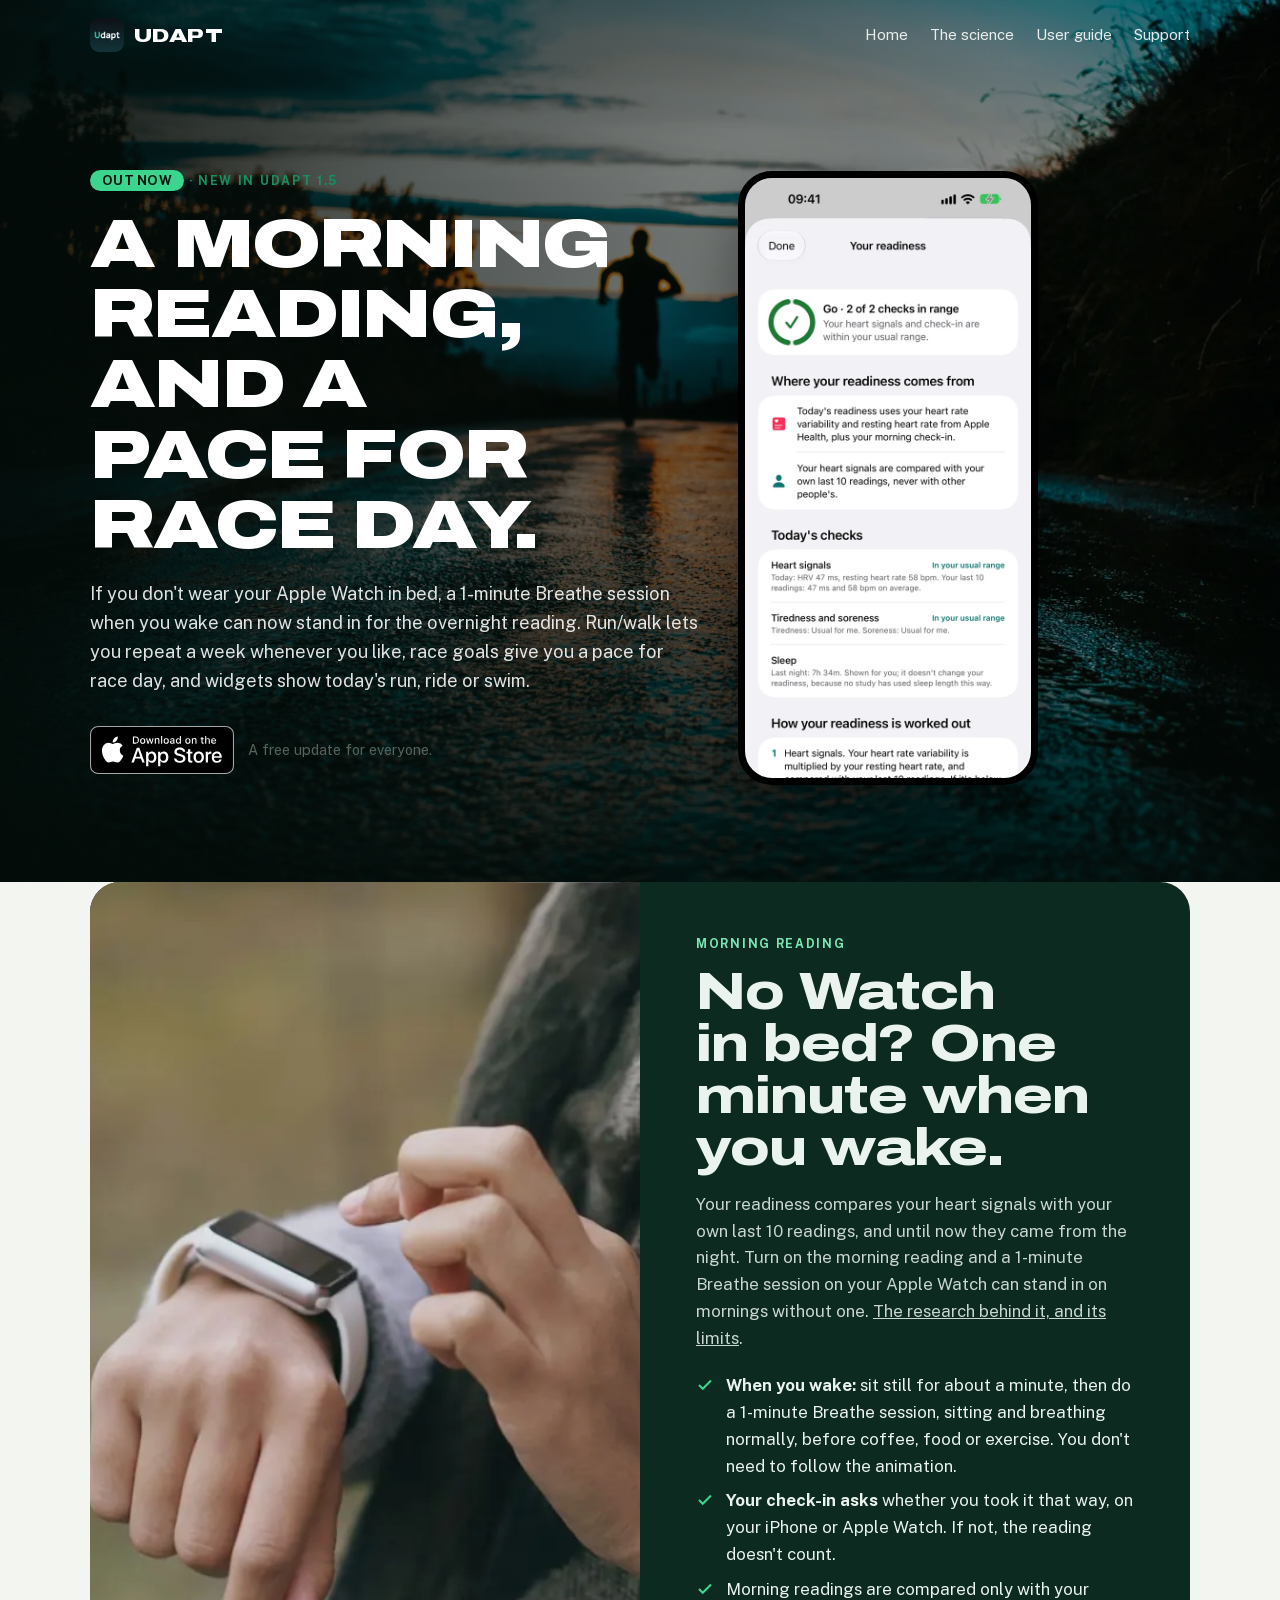
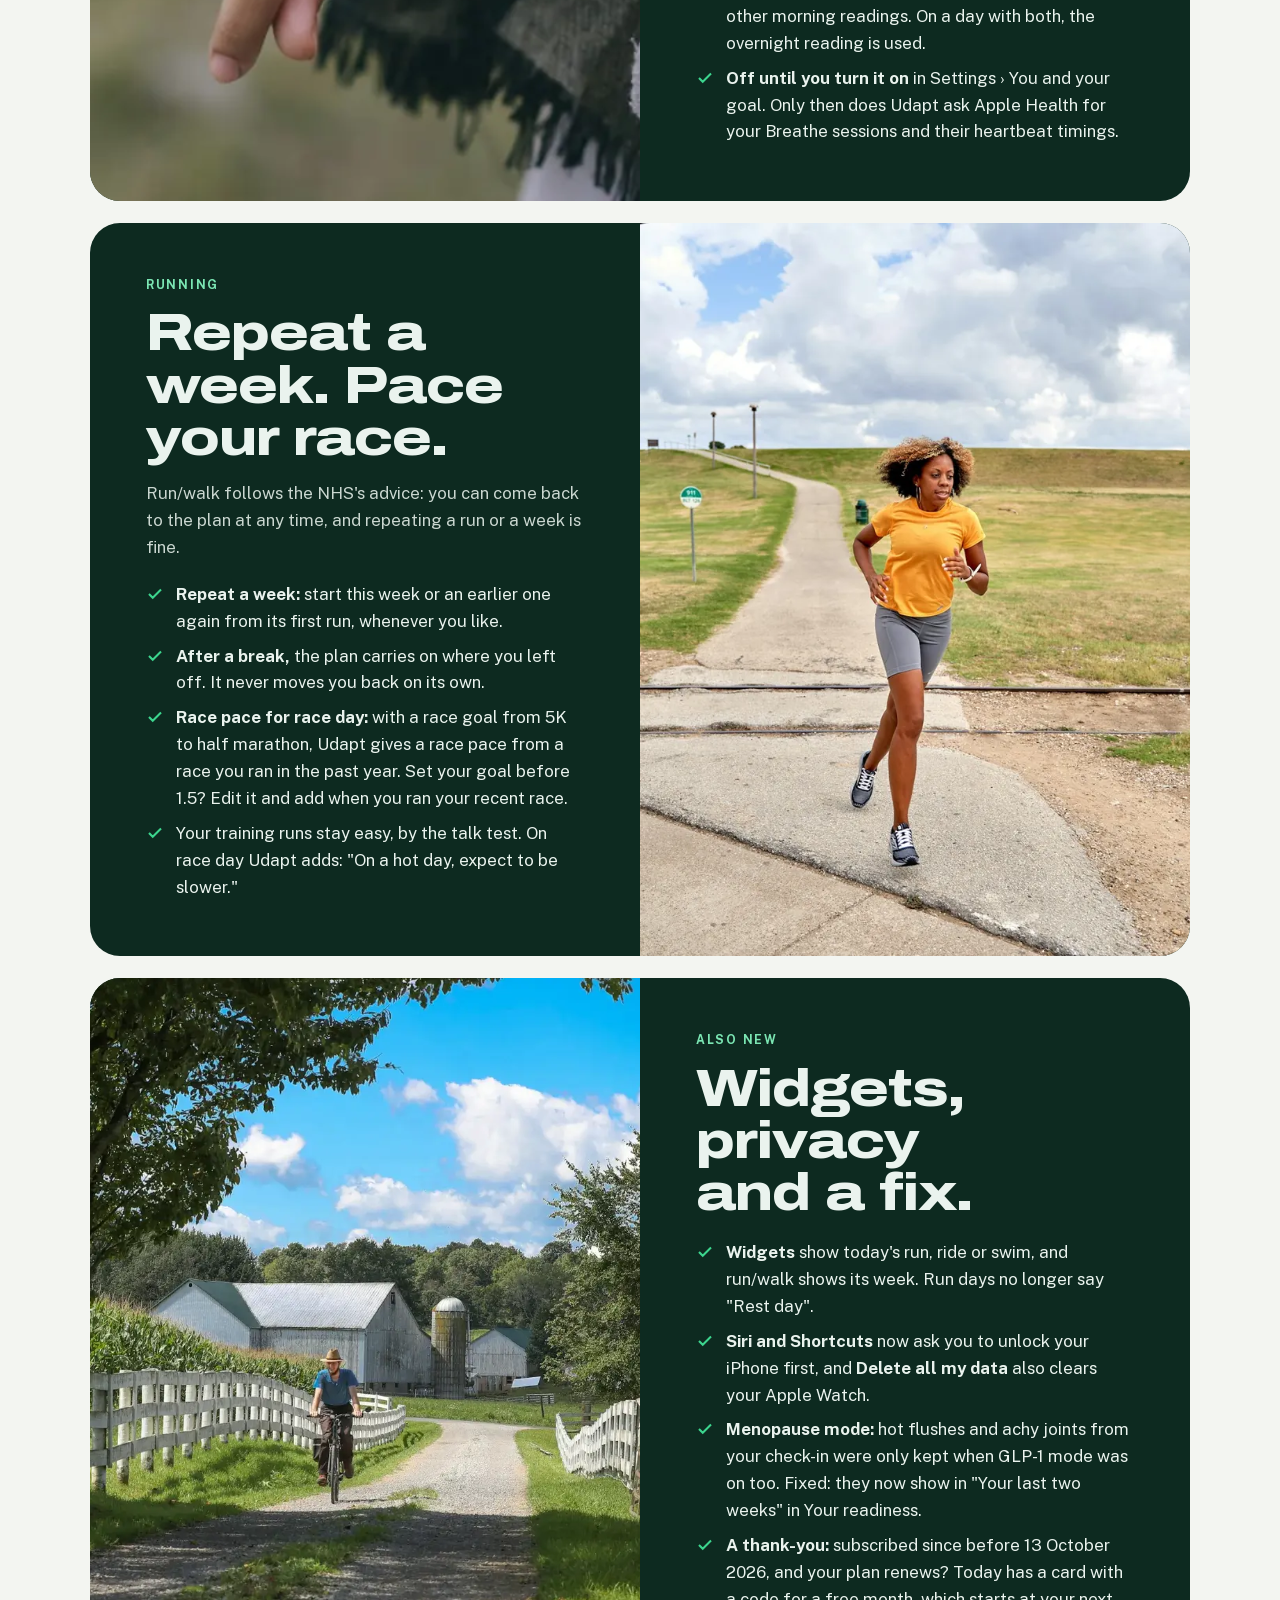
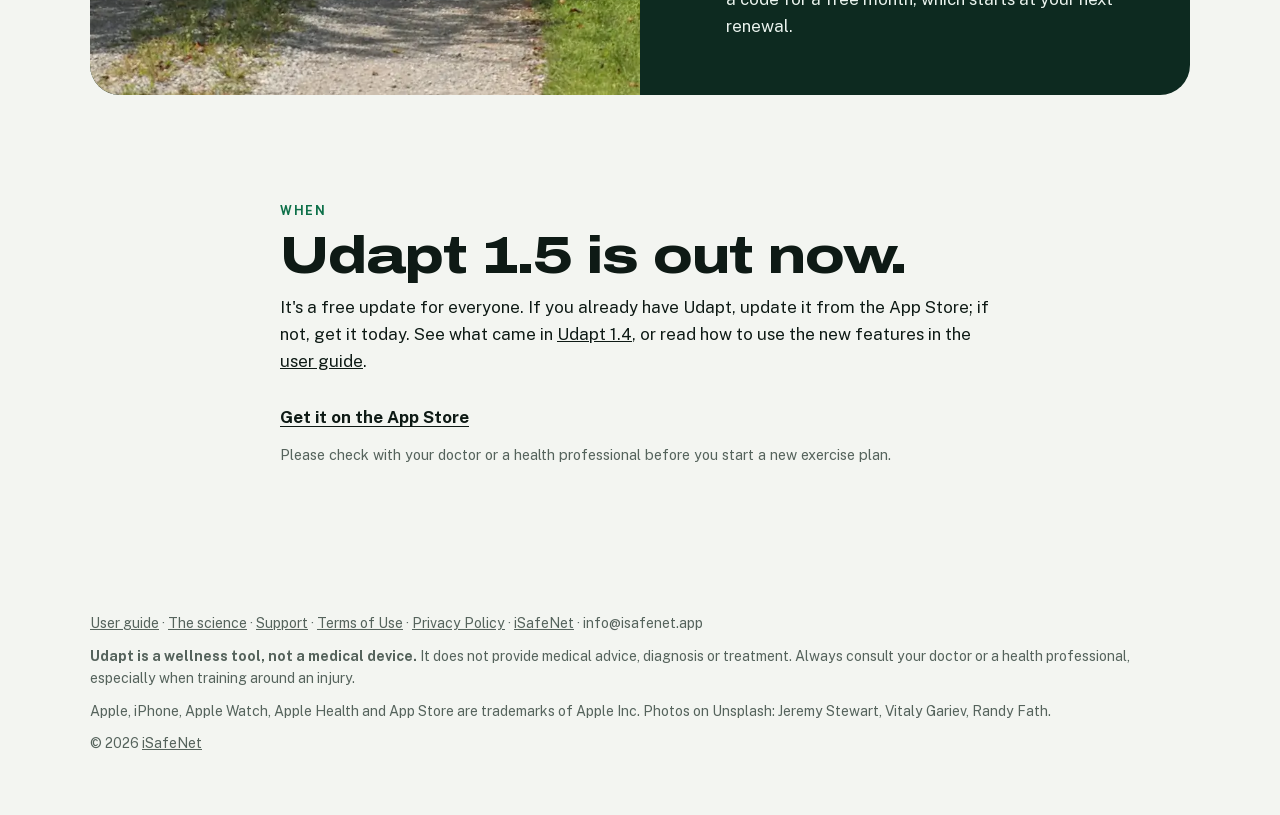
<file: udapt-1-5.html>
<!doctype html>
<html lang="en-GB">
<head>
<meta charset="utf-8">
<meta name="viewport" content="width=device-width,initial-scale=1,viewport-fit=cover">
<title>New in Udapt 1.5: a morning reading, Repeat a week and race pace</title>
<meta name="description" content="Out now in Udapt 1.5: a 1-minute morning reading if you don't wear your Apple Watch in bed, Repeat a week in run/walk, a race pace for race day, and widgets that show today's run, ride or swim.">
<meta name="theme-color" content="#159b9a">
<link rel="canonical" href="https://udapt.isafenet.app/udapt-1-5.html">
<link rel="icon" type="image/png" href="images/favicon.png">
<link rel="apple-touch-icon" href="images/apple-touch-icon.png">
<meta name="robots" content="index,follow,max-image-preview:large">
<meta property="og:type" content="website">
<meta property="og:locale" content="en_GB">
<meta property="og:site_name" content="Udapt">
<meta property="og:title" content="New in Udapt 1.5: a morning reading, Repeat a week and race pace">
<meta property="og:description" content="Out now in Udapt 1.5: a 1-minute morning reading if you don't wear your Apple Watch in bed, Repeat a week in run/walk, a race pace for race day, and widgets that show today's run, ride or swim.">
<meta property="og:url" content="https://udapt.isafenet.app/udapt-1-5.html">
<meta property="og:image" content="https://udapt.isafenet.app/images/og.jpg">
<meta property="og:image:width" content="1200">
<meta property="og:image:height" content="630">
<meta name="twitter:card" content="summary_large_image">
<meta name="twitter:title" content="New in Udapt 1.5: a morning reading, Repeat a week and race pace">
<meta name="twitter:description" content="Out now in Udapt 1.5: a 1-minute morning reading if you don't wear your Apple Watch in bed, Repeat a week in run/walk, a race pace for race day, and widgets that show today's run, ride or swim.">
<meta name="twitter:image" content="https://udapt.isafenet.app/images/og.jpg">
<meta name="apple-itunes-app" content="app-id=6815828206">
<script type="application/ld+json">{"@context":"https://schema.org","@type":"Article","headline":"New in Udapt 1.5: a morning reading, Repeat a week and race pace","description":"Out now in Udapt 1.5: a 1-minute morning reading if you don't wear your Apple Watch in bed, Repeat a week in run/walk, a race pace for race day, and widgets that show today's run, ride or swim.","url":"https://udapt.isafenet.app/udapt-1-5.html","inLanguage":"en-GB","datePublished":"2026-10-20","dateModified":"2026-10-20","image":"https://udapt.isafenet.app/images/photo-v14-watch.webp","author":{"@type":"Organization","name":"iSafeNet","url":"https://isafenet.app/"},"publisher":{"@type":"Organization","name":"iSafeNet","url":"https://isafenet.app/"}}</script>
<link rel="preload" href="fonts/archivo-normal-latin.woff2" as="font" type="font/woff2" crossorigin>
<style>
/* latin-ext */
@font-face {
  font-family: 'Archivo';
  font-style: normal;
  font-weight: 600 900;
  font-stretch: 112% 125%;
  font-display: swap;
  src: url(fonts/archivo-normal-latin-ext.woff2) format('woff2');
  unicode-range: U+0100-02BA, U+02BD-02C5, U+02C7-02CC, U+02CE-02D7, U+02DD-02FF, U+0304, U+0308, U+0329, U+1D00-1DBF, U+1E00-1E9F, U+1EF2-1EFF, U+2020, U+20A0-20AB, U+20AD-20C0, U+2113, U+2C60-2C7F, U+A720-A7FF;
}
/* latin */
@font-face {
  font-family: 'Archivo';
  font-style: normal;
  font-weight: 600 900;
  font-stretch: 112% 125%;
  font-display: swap;
  src: url(fonts/archivo-normal-latin.woff2) format('woff2');
  unicode-range: U+0000-00FF, U+0131, U+0152-0153, U+02BB-02BC, U+02C6, U+02DA, U+02DC, U+0304, U+0308, U+0329, U+2000-206F, U+20AC, U+2122, U+2191, U+2193, U+2212, U+2215, U+FEFF, U+FFFD;
}
/* latin-ext */
@font-face {
  font-family: 'Public Sans';
  font-style: normal;
  font-weight: 400 700;
  font-display: swap;
  src: url(fonts/public-sans-normal-latin-ext.woff2) format('woff2');
  unicode-range: U+0100-02BA, U+02BD-02C5, U+02C7-02CC, U+02CE-02D7, U+02DD-02FF, U+0304, U+0308, U+0329, U+1D00-1DBF, U+1E00-1E9F, U+1EF2-1EFF, U+2020, U+20A0-20AB, U+20AD-20C0, U+2113, U+2C60-2C7F, U+A720-A7FF;
}
/* latin */
@font-face {
  font-family: 'Public Sans';
  font-style: normal;
  font-weight: 400 700;
  font-display: swap;
  src: url(fonts/public-sans-normal-latin.woff2) format('woff2');
  unicode-range: U+0000-00FF, U+0131, U+0152-0153, U+02BB-02BC, U+02C6, U+02DA, U+02DC, U+0304, U+0308, U+0329, U+2000-206F, U+20AC, U+2122, U+2191, U+2193, U+2212, U+2215, U+FEFF, U+FFFD;
}

/* Layout: a dawn-road opener with a live readiness card; a four-step morning sequence; wide type, numbers as the hero. */
:root{
  --ground:#F3F5F1; --card:#FFFFFF; --ink:#0E1A15; --ink-soft:#55635C; --line:#D9E0DA;
  --go:#14915F; --go-ink:#0D7049; --caution:#D97A1E; --forest:#0D2A20; --on-forest:#EAF3EE;
  --display:"Archivo", "Arial Black", "Helvetica Neue", system-ui, sans-serif;
  --body:"Public Sans", "Helvetica Neue", Arial, system-ui, sans-serif;
  --wrap:1140px;
}
@media (prefers-color-scheme: dark){:root:not([data-theme="light"]){
  --ground:#09110E; --card:#111D18; --ink:#E8F0EB; --ink-soft:#9EAEA6; --line:#20302A;
  --go:#3CD58E; --go-ink:#7BE6B3; --caution:#F0A257; --forest:#0F2C22; --on-forest:#EAF3EE; color-scheme:dark}}
:root[data-theme="dark"]{
  --ground:#09110E; --card:#111D18; --ink:#E8F0EB; --ink-soft:#9EAEA6; --line:#20302A;
  --go:#3CD58E; --go-ink:#7BE6B3; --caution:#F0A257; --forest:#0F2C22; --on-forest:#EAF3EE; color-scheme:dark}
*{box-sizing:border-box}
html,body{margin:0}
html{scroll-behavior:smooth}
body{background:var(--ground);color:var(--ink);font:400 1.05rem/1.6 var(--body);-webkit-font-smoothing:antialiased}
img{display:block;max-width:100%;height:auto}
p{margin:0}
:focus-visible{outline:3px solid var(--go);outline-offset:3px;border-radius:6px}
.vh{position:absolute;width:1px;height:1px;overflow:hidden;clip:rect(0 0 0 0);white-space:nowrap}
.hero h1 .u{color:#3CD58E}
h1,h2,h3{margin:0;font-family:var(--display);text-wrap:balance;line-height:1.02}
h1{font-variation-settings:"wdth" 125;font-weight:900;font-size:clamp(2.7rem,7.2vw,5.6rem);letter-spacing:-.025em;text-transform:uppercase}
h2{font-variation-settings:"wdth" 125;font-weight:800;font-size:clamp(1.9rem,4.4vw,3.2rem);letter-spacing:-.02em}
h3{font-variation-settings:"wdth" 112;font-weight:600;font-size:1.25rem}
.wrap{max-width:var(--wrap);margin-inline:auto;padding-inline:20px}
.label{font:700 .76rem/1 var(--body);letter-spacing:.14em;text-transform:uppercase;color:var(--go-ink)}
.lede{color:var(--ink-soft);font-size:1.13rem;max-width:56ch}
section{padding-block:clamp(56px,9vw,110px)}
.num{font-variant-numeric:tabular-nums}

.top{position:absolute;inset-inline:0;top:0;z-index:4;padding-top:env(safe-area-inset-top,0px)}
.top .wrap{display:flex;align-items:center;gap:18px;padding-block:18px}
.brand{display:flex;gap:10px;align-items:center;color:#fff;text-decoration:none;font:900 1.2rem var(--display);font-variation-settings:"wdth" 125;letter-spacing:.02em;text-transform:uppercase}
.brand img{width:34px;height:34px;border-radius:9px}
.top nav{margin-left:auto;display:flex;gap:22px}
.top nav a{color:rgba(255,255,255,.88);text-decoration:none;font-size:.94rem}
@media (max-width:760px){.top nav{display:none}}

.store{display:inline-flex;align-items:center;gap:10px;background:#000;color:#fff;text-decoration:none;border-radius:12px;padding:11px 18px 11px 14px;border:1px solid rgba(255,255,255,.28)}
.store svg{width:24px;height:24px;fill:#fff}
.store small{display:block;font-size:.66rem;line-height:1;opacity:.85}
.store b{display:block;font:800 1.08rem/1.1 var(--display);font-variation-settings:"wdth" 112}

.hero{position:relative;color:#fff;overflow:hidden;background:#05100c}
.hero::before{content:"";position:absolute;inset:0;background:url(images/photo-dawn-run.webp) center 45%/cover;opacity:.9}
.hero::after{content:"";position:absolute;inset:0;background:linear-gradient(90deg,rgba(3,12,9,.85) 0%,rgba(3,12,9,.45) 55%,rgba(3,12,9,.15) 100%),linear-gradient(0deg,rgba(3,12,9,.7),transparent 40%)}
.hero .wrap{position:relative;z-index:1;display:grid;grid-template-columns:1.15fr .85fr;gap:36px;align-items:center;padding-block:clamp(120px,15vw,170px) clamp(56px,8vw,96px)}
.hero .lede{color:rgba(255,255,255,.88);margin-top:20px}
.hero .label{color:var(--go)}
.hero-copy{display:grid;gap:0;min-width:0}
.hero-copy .label{margin-bottom:18px}
.cta{display:flex;flex-wrap:wrap;gap:14px 18px;align-items:center;margin-top:30px}
.cta span{font-size:.9rem;color:rgba(255,255,255,.82)}
@media (max-width:880px){.hero .wrap{grid-template-columns:1fr}}

/* live readiness card */
.ready{background:rgba(9,22,17,.72);backdrop-filter:blur(14px);-webkit-backdrop-filter:blur(14px);border:1px solid rgba(255,255,255,.14);border-radius:24px;padding:22px;display:grid;gap:14px;width:min(380px,100%);justify-self:end}
.ready .head{display:flex;align-items:center;gap:16px}
.gauge{width:76px;height:76px;flex:none;border-radius:50%;background:conic-gradient(#3CD58E calc(var(--v)*1%),rgba(255,255,255,.14) 0);display:grid;place-items:center}
.gauge span{width:60px;height:60px;border-radius:50%;background:#0b1913;display:grid;place-items:center;font:900 1.9rem var(--display)}
.ready .head b{display:block;font:800 1.25rem var(--display);font-variation-settings:"wdth" 112}
.ready .head small{color:rgba(255,255,255,.75);font-size:.88rem}
.sig{display:grid;gap:8px}
.sig div{display:grid;grid-template-columns:1fr auto;gap:2px 10px;font-size:.86rem}
.sig i{grid-column:1/-1;height:6px;border-radius:9px;background:rgba(255,255,255,.12);overflow:hidden;display:block}
.sig i::before{content:"";display:block;height:100%;width:var(--w);background:#3CD58E;border-radius:9px;transition:width 1.2s ease}
.sig .low i::before{background:#F0A257}
.sig em{font-style:normal;color:#7BE6B3}
.sig .low em{color:#F0A257}
.verdict{display:flex;gap:10px;align-items:center;background:rgba(60,213,142,.14);border-radius:12px;padding:10px 12px;font-weight:700}
.verdict svg{width:20px;height:20px;stroke:#3CD58E;fill:none;stroke-width:2.6}
.ready button{justify-self:start;background:none;border:1px solid rgba(255,255,255,.3);color:#fff;border-radius:999px;padding:6px 14px;font:600 .82rem var(--body);cursor:pointer}

/* morning sequence */
.steps{display:grid;grid-template-columns:repeat(4,1fr);gap:16px;margin-top:40px;counter-reset:s}
.step{background:var(--card);border:1px solid var(--line);border-radius:20px;padding:22px;display:grid;gap:10px;align-content:start;counter-increment:s}
.step::before{content:counter(s,decimal-leading-zero);font:900 2.4rem var(--display);font-variation-settings:"wdth" 125;color:var(--go)}
.step .time{font:700 .82rem var(--body);color:var(--ink-soft);letter-spacing:.06em}
@media (max-width:900px){.steps{grid-template-columns:1fr 1fr}}
@media (max-width:520px){.steps{grid-template-columns:1fr}}

/* split panels */
.split{display:grid;grid-template-columns:1fr 1fr;border-radius:30px;overflow:hidden;background:var(--forest);color:var(--on-forest)}
.split .photo{min-height:360px;background-size:cover;background-position:center}
.split .copy{padding:clamp(28px,5vw,56px);display:grid;gap:16px;align-content:center;min-width:0}
.split .copy .label{color:#7BE6B3}
.split .copy p{color:rgba(234,243,238,.86)}
.split .shots{display:flex;gap:14px;margin-top:8px}
.split .shots img{width:min(180px,40%);border-radius:24px;border:6px solid #000}
.split.flip .photo{order:2}
@media (max-width:860px){.split{grid-template-columns:1fr}.split.flip .photo{order:0}}
.split + .split{margin-top:22px}

.ticks{list-style:none;padding:0;margin:4px 0 0;display:grid;gap:8px}
.ticks li{display:grid;grid-template-columns:20px 1fr;gap:10px}
.ticks svg{width:18px;height:18px;stroke:#3CD58E;fill:none;stroke-width:2.8;margin-top:4px}

/* explained */
.explain{display:grid;grid-template-columns:.9fr 1.1fr;gap:clamp(28px,6vw,70px);align-items:center}
.reason{background:var(--card);border:1px solid var(--line);border-radius:22px;padding:24px;display:grid;gap:14px}
.reason .change{display:flex;justify-content:space-between;gap:12px;align-items:baseline;border-bottom:1px solid var(--line);padding-bottom:12px}
.reason .change b{font:800 1.5rem var(--display);font-variation-settings:"wdth" 112}
.reason .delta{color:var(--caution);font-weight:700}
.reason cite{font-style:normal;font-size:.86rem;color:var(--ink-soft);border-left:3px solid var(--go);padding-left:10px}
@media (max-width:860px){.explain{grid-template-columns:1fr}}

/* gallery */
.strip{display:grid;grid-auto-flow:column;grid-auto-columns:min(230px,60vw);gap:16px;overflow-x:auto;scroll-snap-type:x mandatory;padding:6px 20px 18px;max-width:var(--wrap);margin-inline:auto}
.strip img{border-radius:20px;scroll-snap-align:start}

/* watch + extras */
.extras{display:grid;grid-template-columns:repeat(3,1fr);gap:16px}
.extra{background:var(--card);border:1px solid var(--line);border-radius:20px;padding:22px;display:grid;gap:10px;align-content:start}
.extra .pics{display:flex;gap:10px;justify-content:center;background:var(--ground);border-radius:14px;padding:16px;min-height:190px;align-items:center}
.extra .pics img{max-height:160px;width:auto}
@media (max-width:860px){.extras{grid-template-columns:1fr}}

/* price */
.price{display:grid;grid-template-columns:1.1fr .9fr;gap:24px;align-items:stretch}
.price .one{background:var(--forest);color:var(--on-forest);border-radius:28px;padding:clamp(26px,5vw,48px);display:grid;gap:16px}
.price .one .label{color:#7BE6B3}
.amount{display:flex;gap:28px;flex-wrap:wrap}
.amount div b{display:block;font:900 2.6rem/1 var(--display);font-variation-settings:"wdth" 125}
.amount div span{font-size:.9rem;color:rgba(234,243,238,.78)}
.price .incl{background:var(--card);border:1px solid var(--line);border-radius:28px;padding:28px}
@media (max-width:860px){.price{grid-template-columns:1fr}}

.faq{display:grid;gap:10px;max-width:840px}
.faq details{background:var(--card);border:1px solid var(--line);border-radius:14px;padding:2px 20px}
.faq summary{cursor:pointer;list-style:none;display:flex;justify-content:space-between;gap:14px;padding-block:15px;font:600 1.05rem var(--display);font-variation-settings:"wdth" 112}
.faq summary::after{content:"+";color:var(--go-ink);font-size:1.3rem;line-height:1}
.faq details[open] summary::after{content:"–"}
.faq p{color:var(--ink-soft);padding-bottom:16px}
.head{display:grid;gap:12px;max-width:760px}

footer{padding-block:36px 60px;color:var(--ink-soft);font-size:.88rem}
footer a{color:inherit}
footer .wrap{display:grid;gap:10px}
@media (prefers-reduced-motion:reduce){.sig i::before{transition:none}}
</style>

<style>
.peek-badge{display:inline-block;background:#3CD58E;color:#06140f;border-radius:999px;padding:4px 12px;font-weight:700;font-size:.82rem;letter-spacing:.02em}
.peek-cta{display:flex;flex-wrap:wrap;gap:14px;align-items:center;margin-top:18px}
.peek-note{color:var(--ink-soft);font-size:.9rem}
</style>
<style>
.watches{display:flex;gap:12px;flex-wrap:wrap;margin-top:8px}
.watches img{width:min(132px,30%);border-radius:30px;border:5px solid #1b2622}
.hero .shots img{border-radius:34px;border:7px solid #000;box-shadow:0 30px 60px rgba(0,0,0,.45)}
.hero h1{font-size:clamp(2.3rem,5.4vw,4.3rem)}
.note{background:var(--card);border:1px solid var(--line);border-radius:20px;padding:22px;display:grid;gap:8px;max-width:760px}
</style>
<style>/* Apple's App Store badge, as supplied: 48 px high, a quarter of its height clear round it */.store-badge{display:inline-block;padding:12px 0;line-height:0}.store-badge img{display:block;height:48px;width:auto}.store-text{font-weight:700;color:inherit;text-decoration:underline;text-underline-offset:3px}</style>
</head>
<body>
<!-- Udapt 1.5 release page. Released 20 Oct 2026.
     TODO screenshots from the 1.5 build (not taken yet): the morning reading in Settings › You and your goal and the
     check-in's "I did my morning Breathe reading" (UDAPT_MORNING_READING=1), "Repeat a week" (UDAPT_RUNWALK=repeat),
     the race-goal card with its race pace, and the widgets with today's run (UDAPT_WIDGET_GALLERY=1). Until then
     the page uses existing photos and one 1.3 screen. -->

<div class="top">
  <div class="wrap">
    <a class="brand" href="index.html"><img src="images/icon-192.png" alt="">Udapt</a>
    <nav aria-label="Main"><a href="index.html">Home</a><a href="science.html">The science</a><a href="guide.html">User guide</a><a href="support.html">Support</a></nav>
  </div>
</div>

<header class="hero" id="top">
  <div class="wrap">
    <div class="hero-copy">
      <p class="label"><span class="peek-badge">Out now</span> · New in Udapt 1.5</p>
      <h1>A morning reading, and a pace for race day.</h1>
      <p class="lede">If you don't wear your Apple Watch in bed, a 1-minute Breathe session when you wake can now stand in for the overnight reading. Run/walk lets you repeat a week whenever you like, race goals give you a pace for race day, and widgets show today's run, ride or swim.</p>
      <div class="peek-cta">
        <a class="store-badge" href="https://apps.apple.com/app/udapt-workout-food-planner/id6815828206"><img src="images/app-store-badge-en-gb.svg" alt="Download on the App Store" width="144" height="48"></a>
        <span class="peek-note">A free update for everyone.</span>
      </div>
    </div>
    <div class="shots" style="justify-content:center"><img src="images/flat13-readiness.webp" alt="Your readiness: Go, 2 of 2 checks in range, and where it comes from" style="max-width:300px"></div>
  </div>
</header>

<section style="padding-top:0">
  <div class="wrap">
    <article class="split">
      <div class="photo" style="background-image:url(images/photo-v14-watch.webp)" role="img" aria-label="Checking a smartwatch outdoors"></div>
      <div class="copy">
        <p class="label">Morning reading</p>
        <h2>No Watch in bed? One minute when you wake.</h2>
        <p>Your readiness compares your heart signals with your own last 10 readings, and until now they came from the night. Turn on the morning reading and a 1-minute Breathe session on your Apple Watch can stand in on mornings without one. <a href="science.html#morning-reading" style="color:inherit">The research behind it, and its limits</a>.</p>
        <ul class="ticks">
          <li><svg viewBox="0 0 24 24"><path d="M20 6 9 17l-5-5"/></svg><span><b>When you wake:</b> sit still for about a minute, then do a 1-minute Breathe session, sitting and breathing normally, before coffee, food or exercise. You don't need to follow the animation.</span></li>
          <li><svg viewBox="0 0 24 24"><path d="M20 6 9 17l-5-5"/></svg><span><b>Your check-in asks</b> whether you took it that way, on your iPhone or Apple Watch. If not, the reading doesn't count.</span></li>
          <li><svg viewBox="0 0 24 24"><path d="M20 6 9 17l-5-5"/></svg><span>Morning readings are compared only with your other morning readings. On a day with both, the overnight reading is used.</span></li>
          <li><svg viewBox="0 0 24 24"><path d="M20 6 9 17l-5-5"/></svg><span><b>Off until you turn it on</b> in Settings › You and your goal. Only then does Udapt ask Apple Health for your Breathe sessions and their heartbeat timings.</span></li>
        </ul>
      </div>
    </article>
    <article class="split flip">
      <div class="photo" style="background-image:url(images/photo-v14-runwalk.webp)" role="img" aria-label="A runner on a park path"></div>
      <div class="copy">
        <p class="label">Running</p>
        <h2>Repeat a week. Pace your race.</h2>
        <p>Run/walk follows the NHS's advice: you can come back to the plan at any time, and repeating a run or a week is fine.</p>
        <ul class="ticks">
          <li><svg viewBox="0 0 24 24"><path d="M20 6 9 17l-5-5"/></svg><span><b>Repeat a week:</b> start this week or an earlier one again from its first run, whenever you like.</span></li>
          <li><svg viewBox="0 0 24 24"><path d="M20 6 9 17l-5-5"/></svg><span><b>After a break,</b> the plan carries on where you left off. It never moves you back on its own.</span></li>
          <li><svg viewBox="0 0 24 24"><path d="M20 6 9 17l-5-5"/></svg><span><b>Race pace for race day:</b> with a race goal from 5K to half marathon, Udapt gives a race pace from a race you ran in the past year. Set your goal before 1.5? Edit it and add when you ran your recent race.</span></li>
          <li><svg viewBox="0 0 24 24"><path d="M20 6 9 17l-5-5"/></svg><span>Your training runs stay easy, by the talk test. On race day Udapt adds: "On a hot day, expect to be slower."</span></li>
        </ul>
      </div>
    </article>
    <article class="split">
      <div class="photo" style="background-image:url(images/photo-v13-ride.webp)" role="img" aria-label="A cyclist on an open road"></div>
      <div class="copy">
        <p class="label">Also new</p>
        <h2>Widgets, privacy and a fix.</h2>
        <ul class="ticks">
          <li><svg viewBox="0 0 24 24"><path d="M20 6 9 17l-5-5"/></svg><span><b>Widgets</b> show today's run, ride or swim, and run/walk shows its week. Run days no longer say "Rest day".</span></li>
          <li><svg viewBox="0 0 24 24"><path d="M20 6 9 17l-5-5"/></svg><span><b>Siri and Shortcuts</b> now ask you to unlock your iPhone first, and <b>Delete all my data</b> also clears your Apple Watch.</span></li>
          <li><svg viewBox="0 0 24 24"><path d="M20 6 9 17l-5-5"/></svg><span><b>Menopause mode:</b> hot flushes and achy joints from your check-in were only kept when GLP-1 mode was on too. Fixed: they now show in "Your last two weeks" in Your readiness.</span></li>
          <li><svg viewBox="0 0 24 24"><path d="M20 6 9 17l-5-5"/></svg><span><b>A thank-you:</b> subscribed since before 13 October 2026, and your plan renews? Today has a card with a code for a free month, which starts at your next renewal.</span></li>
        </ul>
      </div>
    </article>
  </div>
</section>

<section style="padding-top:0">
  <div class="wrap head">
    <p class="label">When</p>
    <h2>Udapt 1.5 is out now.</h2>
    <p>It's a free update for everyone. If you already have Udapt, update it from the App Store; if not, get it today. See what came in <a href="udapt-1-4.html" style="color:inherit">Udapt 1.4</a>, or read how to use the new features in the <a href="guide.html" style="color:inherit">user guide</a>.</p>
    <div class="peek-cta"><a class="store-text" href="https://apps.apple.com/app/udapt-workout-food-planner/id6815828206">Get it on the App Store</a></div>
    <p class="peek-note">Please check with your doctor or a health professional before you start a new exercise plan.</p>
  </div>
</section>

<footer>
  <div class="wrap">
    <p><a href="guide.html">User guide</a> · <a href="science.html">The science</a> · <a href="support.html">Support</a> · <a href="terms.html">Terms of Use</a> · <a href="privacy.html">Privacy Policy</a> · <a href="https://isafenet.app/">iSafeNet</a> · info@isafenet.app</p>
    <p><b>Udapt is a wellness tool, not a medical device.</b> It does not provide medical advice, diagnosis or treatment. Always consult your doctor or a health professional, especially when training around an injury.</p>
    <p>Apple, iPhone, Apple Watch, Apple Health and App Store are trademarks of Apple Inc. Photos on Unsplash: Jeremy Stewart, Vitaly Gariev, Randy Fath.</p>
    <p>&copy; 2026 <a href="https://isafenet.app/">iSafeNet</a></p>
  </div>
</footer>
</body>
</html>
</file>
<file: styles.css>
/* Udapt marketing site — brand tokens come straight from the app icon */
@font-face{font-family:"Plus Jakarta Sans";font-weight:700;font-style:normal;font-display:swap;src:url(fonts/pjs-700.woff2) format("woff2")}
@font-face{font-family:"Plus Jakarta Sans";font-weight:800;font-style:normal;font-display:swap;src:url(fonts/pjs-800.woff2) format("woff2")}

:root{
  --teal:#159b9a; --blue:#2f6fed; --aqua:#21e0c2; --sky:#c7daee;
  --grad:linear-gradient(135deg,#159b9a,#2f6fed);
  --bg:#f3f7fb; --surface:#ffffff; --surface-2:#eaf1f7; --ink:#0b1f2a; --ink-2:#425966; --ink-3:#6b7f8b;
  --line:#dbe5ed; --accent:#2f6fed; --accent-2:#159b9a; --wash:rgba(47,111,237,.16);
  --card-shadow:0 1px 2px rgba(11,31,42,.05),0 12px 32px -12px rgba(8,50,58,.2);
  --orange:#f59a3c; --green:#34c759; --radius:22px;
  --font-display:"Plus Jakarta Sans",ui-rounded,-apple-system,BlinkMacSystemFont,"Segoe UI",sans-serif;
  --font-body:-apple-system,BlinkMacSystemFont,"SF Pro Text","Segoe UI",Roboto,Helvetica,Arial,sans-serif;
  color-scheme:light;
}
@media (prefers-color-scheme:dark){
  :root:not([data-theme="light"]){
    --bg:#0b1720; --surface:#11242c; --surface-2:#152a33; --ink:#eaf4f8; --ink-2:#a3b8c3; --ink-3:#75899a;
    --line:#20343f; --accent:#5b9bff; --accent-2:#3cc9b0; --wash:rgba(60,201,176,.14);
    --card-shadow:0 1px 2px rgba(0,0,0,.4),0 12px 32px -12px rgba(0,0,0,.6); color-scheme:dark;
  }
}
:root[data-theme="dark"]{
  --bg:#0b1720; --surface:#11242c; --surface-2:#152a33; --ink:#eaf4f8; --ink-2:#a3b8c3; --ink-3:#75899a;
  --line:#20343f; --accent:#5b9bff; --accent-2:#3cc9b0; --wash:rgba(60,201,176,.14);
  --card-shadow:0 1px 2px rgba(0,0,0,.4),0 12px 32px -12px rgba(0,0,0,.6); color-scheme:dark;
}

*{box-sizing:border-box}
html{scroll-behavior:smooth;-webkit-text-size-adjust:100%}
@media (prefers-reduced-motion:reduce){html{scroll-behavior:auto}*{animation:none!important;transition:none!important}}
body{margin:0;background:var(--bg);color:var(--ink);font:400 1.0625rem/1.6 var(--font-body);-webkit-font-smoothing:antialiased;overflow-x:hidden}
body::before{content:"";position:absolute;inset:0 0 auto 0;height:640px;background:linear-gradient(180deg,var(--wash),transparent);pointer-events:none;z-index:-1}
img{max-width:100%;height:auto}
svg{fill:none;stroke:currentColor;stroke-width:2;stroke-linecap:round;stroke-linejoin:round}
a{color:var(--accent)}
h1,h2,h3{font-family:var(--font-display);font-weight:800;line-height:1.08;letter-spacing:-.025em;margin:0;text-wrap:balance}
p{margin:0}
:focus-visible{outline:3px solid var(--accent);outline-offset:3px;border-radius:8px}
.skip{position:absolute;left:-999px;top:8px;background:var(--surface);color:var(--ink);padding:10px 16px;border-radius:10px;z-index:100}
.skip:focus{left:8px}
.wrap{width:min(1160px,100% - 40px);margin-inline:auto}
.grad-text{background:var(--grad);-webkit-background-clip:text;background-clip:text;color:transparent}
@media (prefers-color-scheme:dark){:root:not([data-theme="light"]) .grad-text{background:linear-gradient(135deg,#3cc9b0,#5b9bff);-webkit-background-clip:text;background-clip:text}}
.eyebrow{display:inline-flex;align-items:center;gap:8px;font:700 .78rem/1 var(--font-display);letter-spacing:.09em;text-transform:uppercase;color:var(--accent-2)}

/* ---------- nav ---------- */
.nav{position:sticky;top:0;z-index:50;backdrop-filter:saturate(1.6) blur(16px);-webkit-backdrop-filter:saturate(1.6) blur(16px);background:color-mix(in srgb,var(--bg) 78%,transparent);border-bottom:1px solid color-mix(in srgb,var(--line) 70%,transparent)}
.nav .wrap{display:flex;align-items:center;justify-content:space-between;height:66px;gap:16px}
.brand{display:flex;align-items:center;gap:11px;text-decoration:none;color:var(--ink);font:800 1.15rem/1 var(--font-display);letter-spacing:-.02em}
.brand img{width:36px;height:36px;border-radius:9px;box-shadow:0 2px 8px rgba(8,50,58,.28)}
.nav-links{display:flex;align-items:center;gap:26px}
.nav-links a{color:var(--ink-2);text-decoration:none;font-weight:600;font-size:.95rem}
.nav-links a:hover,.nav-links a[aria-current]{color:var(--ink)}
.nav-links .btn{color:#fff}
@media (max-width:820px){.nav-links a:not(.btn){display:none}.nav-links{gap:0}}

/* ---------- buttons ---------- */
.btn{display:inline-flex;align-items:center;justify-content:center;gap:10px;padding:14px 26px;border-radius:999px;font:700 1rem/1 var(--font-display);text-decoration:none;color:#fff;background:var(--grad);box-shadow:0 10px 26px -8px rgba(47,111,237,.55);transition:transform .2s,box-shadow .2s;border:0;cursor:pointer}
.btn:hover{transform:translateY(-2px);box-shadow:0 16px 30px -8px rgba(47,111,237,.6)}
.btn.sm{padding:10px 18px;font-size:.9rem}
.btn.ghost{background:color-mix(in srgb,var(--accent) 12%,transparent);color:var(--accent);box-shadow:none}
.btn.soon{cursor:default;background:var(--surface-2);color:var(--ink-2);box-shadow:none;border:1px dashed var(--line)}
.btn.soon:hover{transform:none;box-shadow:none}
.btn svg{width:20px;height:20px}

/* ---------- hero ---------- */
.hero{padding:72px 0 40px}
.hero .wrap{display:grid;grid-template-columns:1.05fr .95fr;gap:40px;align-items:center}
.pill{display:inline-flex;align-items:center;gap:9px;padding:8px 14px 8px 10px;border-radius:999px;background:var(--surface);border:1px solid var(--line);box-shadow:var(--card-shadow);font-weight:600;font-size:.86rem;color:var(--ink-2)}
.pill i{width:8px;height:8px;border-radius:50%;background:var(--aqua);box-shadow:0 0 0 4px rgba(60,201,176,.28)}
.hero h1{font-size:clamp(2.6rem,6.2vw,4.7rem);margin:22px 0 20px}
.hero .lead{font-size:clamp(1.1rem,2vw,1.3rem);color:var(--ink-2);max-width:34em}
.cta-row{display:flex;flex-wrap:wrap;gap:14px;align-items:center;margin:32px 0 26px}
.trust{display:flex;flex-wrap:wrap;gap:8px 22px;list-style:none;padding:0;margin:0;color:var(--ink-2);font-size:.92rem;font-weight:600}
.trust li{display:flex;align-items:center;gap:7px}
.trust svg{width:18px;height:18px;color:var(--accent-2);flex:none}
.hero-art{position:relative;display:flex;justify-content:center;min-height:560px}
.hero-art .phone{position:absolute;width:min(300px,62%)}
.hero-art .p1{left:50%;top:0;transform:translateX(-72%) rotate(-5deg);z-index:2}
.hero-art .p2{left:50%;top:44px;transform:translateX(-8%) rotate(5deg);opacity:.98}
.hero-art::before{content:"";position:absolute;inset:8% 4% 4%;background:radial-gradient(closest-side,rgba(60,201,176,.38),transparent 70%);filter:blur(30px);z-index:0}
@keyframes floaty{0%,100%{translate:0 0}50%{translate:0 -12px}}
.hero-art .p1{animation:floaty 7s ease-in-out infinite}
.hero-art .p2{animation:floaty 7s ease-in-out -3.5s infinite}
@media (max-width:900px){
  .hero{padding-top:44px}
  .hero .wrap{grid-template-columns:1fr;text-align:left}
  .hero-art{min-height:480px;margin-top:20px}
}
@media (max-width:480px){.hero-art{min-height:420px}.hero-art .phone{width:58%}}

/* ---------- device frames ---------- */
.phone{padding:2.6%;border-radius:15.5% / 7.2%;background:#0c1218;box-shadow:inset 0 0 0 1.5px #2b3742,0 40px 70px -24px rgba(8,42,48,.55),0 8px 18px -8px rgba(0,0,0,.35)}
.phone img{display:block;width:100%;border-radius:13.4% / 6.1%}
.tablet{padding:1.6%;border-radius:4.2% / 3.1%;background:#0c1218;box-shadow:inset 0 0 0 1.5px #2b3742,0 44px 80px -28px rgba(8,42,48,.55)}
.tablet img{display:block;width:100%;border-radius:2.6% / 1.95%}
.watch{padding:5.5%;border-radius:26%;background:#0c1218;box-shadow:inset 0 0 0 1.5px #2b3742,0 30px 50px -22px rgba(8,42,48,.5);width:200px}
.watch img{display:block;width:100%;border-radius:21%}

/* ---------- sections ---------- */
section{padding:88px 0;scroll-margin-top:70px}
.sec-head{max-width:720px;margin-bottom:48px}
.sec-head h2{font-size:clamp(2rem,4.4vw,3.2rem);margin:14px 0 14px}
.sec-head p{color:var(--ink-2);font-size:1.15rem}
.center{text-align:center;margin-inline:auto}

/* features bento */
.features{display:grid;grid-template-columns:repeat(6,1fr);gap:18px}
.card{background:var(--surface);border:1px solid var(--line);border-radius:var(--radius);padding:28px;box-shadow:var(--card-shadow);position:relative;overflow:hidden;transition:transform .25s}
.card:hover{transform:translateY(-3px)}
.card h3{font-size:1.28rem;letter-spacing:-.02em;margin:18px 0 8px}
.card p{color:var(--ink-2);font-size:1rem}
.ico{width:48px;height:48px;border-radius:14px;display:grid;place-items:center;color:#fff;background:var(--c,var(--grad))}
.ico svg{width:26px;height:26px;fill:none;stroke:currentColor;stroke-width:2;stroke-linecap:round;stroke-linejoin:round}
.f-a{grid-column:span 3}.f-b{grid-column:span 3}.f-c{grid-column:span 2}
.feature-lg{display:grid;grid-template-columns:1fr auto;gap:24px;align-items:center}
.feature-lg .mini{width:170px;margin:-8px -6px -60px 0;align-self:end}
@media (max-width:960px){.f-a,.f-b{grid-column:span 6}.f-c{grid-column:span 3}}
@media (max-width:620px){.f-c{grid-column:span 6}.feature-lg{grid-template-columns:1fr}.feature-lg .mini{display:none}}

/* showcase carousel */
.showcase{background:linear-gradient(180deg,transparent,var(--surface-2) 18%,var(--surface-2) 82%,transparent)}
.rail-wrap{position:relative}
.rail{display:flex;gap:28px;overflow-x:auto;scroll-snap-type:x mandatory;padding:20px max(20px,calc((100vw - 1160px)/2)) 40px;scrollbar-width:none;-webkit-overflow-scrolling:touch}
.rail::-webkit-scrollbar{display:none}
.slide{flex:0 0 clamp(230px,24vw,290px);scroll-snap-align:center}
.slide figcaption{margin-top:22px;text-align:center}
.slide figcaption b{display:block;font:800 1.08rem/1.2 var(--font-display);letter-spacing:-.01em}
.slide figcaption span{display:block;margin-top:4px;color:var(--ink-2);font-size:.94rem;line-height:1.45}
.rail-btns{display:flex;gap:10px;justify-content:center;margin-top:4px}
.rail-btns button{width:46px;height:46px;border-radius:50%;border:1px solid var(--line);background:var(--surface);color:var(--ink);cursor:pointer;display:grid;place-items:center;box-shadow:var(--card-shadow)}
.rail-btns button:hover{color:var(--accent)}
.rail-btns svg{width:20px;height:20px;fill:none;stroke:currentColor;stroke-width:2.4;stroke-linecap:round;stroke-linejoin:round}

/* privacy band */
.privacy{background:linear-gradient(135deg,#062a2a,#0a3a4a);color:#eaf4f8;border-radius:36px;padding:64px clamp(24px,5vw,64px);position:relative;overflow:hidden}
.privacy::before{content:"";position:absolute;right:-120px;top:-120px;width:420px;height:420px;border-radius:50%;background:radial-gradient(closest-side,rgba(60,201,176,.38),transparent)}
.privacy .eyebrow{color:#3cc9b0}
.privacy h2{font-size:clamp(2rem,4.4vw,3.1rem);margin:14px 0 16px;max-width:15em}
.privacy .sub{color:#b6cbd6;font-size:1.15rem;max-width:38em}
.priv-grid{display:grid;grid-template-columns:repeat(3,1fr);gap:16px;margin-top:40px;position:relative}
.priv-item{background:rgba(255,255,255,.06);border:1px solid rgba(255,255,255,.12);border-radius:20px;padding:24px}
.priv-item svg{width:28px;height:28px;fill:none;stroke:#3cc9b0;stroke-width:2;stroke-linecap:round;stroke-linejoin:round}
.priv-item h3{font-size:1.15rem;margin:14px 0 6px}
.priv-item p{color:#b6cbd6;font-size:.98rem}
.privacy .more{display:inline-block;margin-top:28px;color:#3cc9b0;font-weight:700;text-decoration:none}
.privacy .more:hover{text-decoration:underline}
@media (max-width:820px){.priv-grid{grid-template-columns:1fr}.privacy{border-radius:28px;padding:44px 24px}}

/* everywhere */
.devices{display:grid;grid-template-columns:1fr 1fr;gap:64px;align-items:center}
.devices .art{position:relative;max-width:520px;width:100%;margin-inline:auto}
.devices .art .tablet{width:100%}
.devices .art .watch{position:absolute;right:-12px;bottom:-40px;width:26%;min-width:120px}
.devices .art .watch.w2{right:auto;left:-4px;bottom:-52px;transform:rotate(-4deg)}
.checklist{list-style:none;padding:0;margin:26px 0 0;display:grid;gap:14px}
.checklist li{display:flex;gap:12px;color:var(--ink-2)}
.checklist li b{color:var(--ink)}
.checklist svg{width:22px;height:22px;flex:none;margin-top:2px;fill:none;stroke:var(--accent-2);stroke-width:2.6;stroke-linecap:round;stroke-linejoin:round}
@media (max-width:900px){.devices{grid-template-columns:1fr}.devices .art{margin-bottom:60px}}

/* pricing */
.plans{display:grid;grid-template-columns:repeat(2,minmax(0,1fr));gap:20px;max-width:820px;margin-inline:auto}
.plan{background:var(--surface);border:1px solid var(--line);border-radius:26px;padding:34px;box-shadow:var(--card-shadow);position:relative}
.plan.best{border:2px solid transparent;background:linear-gradient(var(--surface),var(--surface)) padding-box,var(--grad) border-box}
.tag{display:inline-block;padding:6px 12px;border-radius:999px;font:700 .78rem/1 var(--font-display);color:#fff;background:var(--grad);letter-spacing:.02em}
.plan h3{font-size:1.4rem;margin:16px 0 4px}
.price{font:800 3rem/1 var(--font-display);letter-spacing:-.03em;margin:14px 0 4px}
.price small{font:600 1rem var(--font-body);color:var(--ink-3);letter-spacing:0}
.plan .note{color:var(--ink-2);font-size:.95rem;margin-bottom:22px;min-height:2.9em}
.plan-list{margin:0 auto;max-width:820px;text-align:center;color:var(--ink-2);font-size:.95rem;margin-top:26px}
.incl{max-width:820px;margin:36px auto 0;display:grid;grid-template-columns:repeat(2,1fr);gap:10px 28px;list-style:none;padding:0}
.incl li{display:flex;gap:10px;color:var(--ink-2)}
.incl svg{width:20px;height:20px;flex:none;margin-top:3px;fill:none;stroke:var(--accent-2);stroke-width:2.6;stroke-linecap:round;stroke-linejoin:round}
@media (max-width:700px){.plans,.incl{grid-template-columns:1fr}}

/* faq */
.faq-list{max-width:820px;margin-inline:auto;display:grid;gap:12px}
details.faq{background:var(--surface);border:1px solid var(--line);border-radius:18px;padding:4px 22px;box-shadow:var(--card-shadow)}
details.faq summary{cursor:pointer;list-style:none;display:flex;justify-content:space-between;align-items:center;gap:16px;padding:18px 0;font:700 1.06rem/1.35 var(--font-display);color:var(--ink)}
details.faq summary::-webkit-details-marker{display:none}
details.faq summary::after{content:"+";font:400 1.6rem/1 var(--font-body);color:var(--accent);flex:none;transition:transform .2s}
details.faq[open] summary::after{transform:rotate(45deg)}
details.faq p{color:var(--ink-2);padding:0 0 20px;font-size:1rem}
details.faq p+p{margin-top:-8px}

/* final cta */
.final{text-align:center}
.final .box{background:var(--grad);border-radius:36px;padding:72px 24px;color:#fff;position:relative;overflow:hidden}
.final .box::before,.final .box::after{content:"";position:absolute;border-radius:50%;background:rgba(255,255,255,.1)}
.final .box::before{width:340px;height:340px;left:-100px;bottom:-160px}
.final .box::after{width:260px;height:260px;right:-60px;top:-120px}
.final h2{font-size:clamp(2rem,4.6vw,3.3rem);position:relative}
.final p{color:rgba(255,255,255,.88);font-size:1.15rem;margin:16px auto 30px;max-width:32em;position:relative}
.final .btn{background:#fff;color:#0a7d75;box-shadow:0 14px 30px -10px rgba(6,26,32,.5);position:relative}
.final .btn.soon{background:rgba(255,255,255,.18);color:#fff;border:1px dashed rgba(255,255,255,.6)}

/* footer */
.footer{padding:56px 0 48px;border-top:1px solid var(--line);margin-top:40px}
.foot-grid{display:flex;flex-wrap:wrap;justify-content:space-between;gap:28px}
.foot-links{display:flex;flex-wrap:wrap;gap:10px 26px;align-items:flex-start}
.foot-links a{color:var(--ink-2);text-decoration:none;font-weight:600}
.foot-links a:hover{color:var(--accent)}
.fine{margin-top:30px;color:var(--ink-3);font-size:.84rem;max-width:62em;line-height:1.6}
.fine p+p{margin-top:8px}

/* reveal */
.js .rv{opacity:0;transform:translateY(22px);transition:opacity .7s ease,transform .7s ease}
.js .rv.in{opacity:1;transform:none}
@media (prefers-reduced-motion:reduce){.js .rv{opacity:1;transform:none}}

/* ---------- document pages (terms / privacy / support) ---------- */
.doc-hero{padding:64px 0 8px}
.doc-hero .wrap{max-width:820px}
.doc-hero h1{font-size:clamp(2.1rem,5vw,3.2rem);margin:14px 0 12px}
.meta{color:var(--ink-3);font-size:.95rem;font-variant-numeric:tabular-nums}
.doc-tabs{display:flex;width:fit-content;max-width:100%;overflow-x:auto;gap:6px;padding:5px;border-radius:999px;background:var(--surface);border:1px solid var(--line);box-shadow:var(--card-shadow);margin-bottom:26px}
.doc-tabs a{padding:9px 18px;border-radius:999px;text-decoration:none;font-weight:700;font-size:.9rem;color:var(--ink-2)}
.doc-tabs a[aria-current]{background:var(--grad);color:#fff}
.doc{max-width:820px;margin-inline:auto;padding:0 0 40px}
.lede{margin:26px 0 0;padding:20px 22px;background:var(--surface);border:1px solid var(--line);border-left:4px solid var(--accent-2);border-radius:14px;color:var(--ink-2);box-shadow:var(--card-shadow)}
.lede strong{color:var(--ink)}
nav.toc{margin:30px 0 0;padding:22px 24px;background:var(--surface);border:1px solid var(--line);border-radius:18px}
nav.toc p{font:700 .78rem var(--font-display);letter-spacing:.09em;text-transform:uppercase;color:var(--ink-3);margin:0 0 10px}
nav.toc ol{margin:0;padding:0;list-style:none;columns:2;column-gap:28px}
nav.toc li{break-inside:avoid;padding:4px 0}
nav.toc a{text-decoration:none;color:var(--ink-2);font-size:.96rem}
nav.toc a:hover{color:var(--accent)}
section.clause{padding:0;margin-top:44px;scroll-margin-top:86px}
h2.clause-title{display:flex;align-items:center;gap:14px;font-size:1.45rem;padding-bottom:12px;margin-bottom:16px;border-bottom:1px solid var(--line)}
.clause-title .num{flex:none;display:grid;place-items:center;min-width:34px;height:34px;padding:0 6px;border-radius:10px;background:var(--grad);color:#fff;font:800 .9rem var(--font-display);letter-spacing:0}
section.clause p{margin:0 0 14px;color:var(--ink)}
section.clause ul,section.clause ol{margin:0 0 14px;padding-left:24px}
section.clause li{margin-bottom:7px}
table.datatable{width:100%;border-collapse:collapse;margin:4px 0 18px;font-size:.94rem}
table.datatable th,table.datatable td{text-align:left;padding:10px 12px;border-bottom:1px solid var(--line);vertical-align:top}
table.datatable th{color:var(--ink-3);font:700 .72rem var(--font-display);text-transform:uppercase;letter-spacing:.06em}
table.datatable td.num-col{font-variant-numeric:tabular-nums;white-space:nowrap}
.badge-row{display:flex;gap:8px;flex-wrap:wrap;margin:4px 0 18px}
.badge{display:inline-flex;align-items:center;gap:8px;font-size:.86rem;font-weight:600;padding:7px 14px;border-radius:999px;background:var(--surface);border:1px solid var(--line);color:var(--ink-2)}
.badge .dot{width:7px;height:7px;border-radius:50%;background:var(--grad);flex:none}
@media (max-width:620px){section.clause table.datatable{display:block;overflow-x:auto;-webkit-overflow-scrolling:touch}}
.muted{color:var(--ink-2)}
.contact-card{display:flex;align-items:center;justify-content:space-between;gap:16px;flex-wrap:wrap;background:var(--surface);border:1px solid var(--line);border-radius:18px;padding:22px 24px;box-shadow:var(--card-shadow)}
.contact-card .label{font:700 .78rem var(--font-display);letter-spacing:.09em;text-transform:uppercase;color:var(--ink-3);margin:0 0 4px}
.contact-card a.button{display:inline-block;background:var(--grad);color:#fff;text-decoration:none;font:700 .95rem var(--font-display);padding:12px 20px;border-radius:999px}
@media (max-width:620px){nav.toc ol{columns:1}}

.nb{white-space:nowrap}
@media (max-width:900px){.devices .art .watch{right:0}.devices .art .watch.w2{left:0}}

/* ---------- light & dark pairs, reminders ---------- */
.pairs{display:grid;grid-template-columns:repeat(2,minmax(0,1fr));gap:48px;max-width:1000px;margin:0 auto}
.pair{margin:0;display:grid;grid-template-columns:1fr 1fr;gap:10px 22px;align-items:start}
.pair .mode{font:700 .78rem/1 var(--font-display);letter-spacing:.09em;text-transform:uppercase;color:var(--ink-3);text-align:center}
.pair figcaption{grid-column:1/-1;text-align:center;font:800 1.08rem var(--font-display);margin-top:10px}
.notif{display:grid;grid-template-columns:1.05fr .95fr;gap:56px;align-items:center}
.notif-phones{display:flex;gap:24px;justify-content:center;align-items:flex-start}
.notif-phones .phone{width:min(250px,46%)}
.notif-phones .phone:nth-child(2){margin-top:56px}
.banners{display:grid;gap:12px;margin-top:30px}
.banners img{display:block;width:100%;height:auto;filter:drop-shadow(0 10px 18px rgba(8,42,48,.32))}
@media (max-width:900px){.pairs{grid-template-columns:1fr;gap:56px}.notif{grid-template-columns:1fr}.notif-phones{margin-top:8px}}

/* photographic feature panels ("A closer look") — swipe sideways, each panel snaps into place */
#highlights{padding-bottom:40px}
.panels{display:flex;gap:22px;overflow-x:auto;scroll-snap-type:x mandatory;-webkit-overflow-scrolling:touch;
  padding:10px max(20px,calc((100vw - 1160px)/2)) 30px;scrollbar-width:thin}
.panels img{flex:none;width:270px;height:auto;border-radius:24px;scroll-snap-align:center;
  box-shadow:0 18px 40px rgba(6,24,28,.24)}
@media (max-width:600px){.panels img{width:74vw;border-radius:20px}}
.panel-credit{font-size:.8rem;color:var(--ink-2);text-align:center;margin-top:4px}
.panel-credit a{color:inherit}
.glossary{margin:8px 0 0}
.glossary dt{margin-top:18px;font-size:1.05rem}
.glossary dt .muted{font-weight:400;font-style:italic;color:var(--ink-2)}
.glossary dd{margin:4px 0 0;color:var(--ink-2);line-height:1.6}
.guide-toc ol{columns:2;column-gap:32px;margin:14px 0 0;padding-left:1.3em;line-height:1.9}
@media (max-width:600px){.guide-toc ol{columns:1}}
.guide-row{display:grid;grid-template-columns:1fr 240px;gap:36px;align-items:start}
.guide-row .guide-art .phone{max-width:240px}
.guide-row .guide-art .watch{max-width:180px;margin:0 auto}
.guide-row .guide-art .watch img{width:100%;height:auto;border-radius:34px;border:8px solid #1c1e22}
.guide-text ol,.guide-text ul{padding-left:1.3em}
.guide-text li{margin:6px 0}
.guide-top{font-size:.85rem;margin-top:18px}
@media (max-width:760px){.guide-row{grid-template-columns:1fr}.guide-row .guide-art{max-width:240px;margin:0 auto}}

/* ---------- legacy doc pages (privacy / terms / support) ---------- */
/* These three pages predate the GLPMGR-style redesign and keep their own
   simpler header/footer/document layout, scoped under body.legal so it
   can't collide with the new nav/footer/section classes above. */
body.legal{--muted:#627084}
body.legal .wrap,body.legal .bar,body.legal .doc-wrap{width:min(1180px,calc(100% - 40px));margin:auto}
body.legal .site-header{position:sticky;top:0;z-index:20;background:rgba(247,251,253,.86);backdrop-filter:blur(20px);border-bottom:1px solid rgba(220,232,239,.8)}
body.legal .bar{height:76px;display:flex;align-items:center;justify-content:space-between}
body.legal .brand{display:flex;align-items:center;gap:10px;text-decoration:none;font-weight:800;font-size:21px;color:var(--ink)}
body.legal .brand img{width:42px;height:42px;border-radius:11px}
body.legal .site-nav{display:flex;gap:24px;align-items:center}
body.legal .site-nav a{text-decoration:none;font-weight:650;color:#314158}
body.legal .site-footer{padding:38px 0;border-top:1px solid var(--line);color:#5c6b7c}
body.legal .site-footer .wrap{display:flex;justify-content:space-between;gap:20px;flex-wrap:wrap}
body.legal .site-footer nav{display:flex;gap:18px;flex-wrap:wrap}
body.legal .doc-wrap{max-width:920px;padding:70px 0}
body.legal .doc-head{margin-bottom:35px}
body.legal .doc-title{font-size:clamp(42px,6vw,68px);line-height:1;margin:8px 0 12px;letter-spacing:-.04em;font-family:var(--font-display)}
body.legal .doc-meta{color:var(--muted)}
body.legal .lede,body.legal .toc,body.legal .clause{background:var(--surface);border:1px solid var(--line);border-radius:22px;padding:24px;margin:22px 0}
body.legal .lede{background:#eaf8f8}
body.legal .toc p{font-weight:800}
body.legal .toc ol{columns:2;padding-left:24px}
body.legal .toc a{color:#236d91}
body.legal .clause-title{font-size:27px;display:flex;gap:12px;align-items:center;font-family:var(--font-display)}
body.legal .num{display:inline-grid;place-items:center;background:#dff3f3;color:#087b7a;border-radius:10px;min-width:34px;height:34px;font-size:16px}
body.legal .datatable{width:100%;border-collapse:collapse}
body.legal .datatable th,body.legal .datatable td{padding:12px;border-bottom:1px solid var(--line);text-align:left;vertical-align:top}
body.legal .support-grid{display:grid;grid-template-columns:repeat(2,1fr);gap:18px}
body.legal .support-card{background:var(--surface);border:1px solid var(--line);border-radius:22px;padding:24px}
body.legal .support-card h2{font-size:25px;font-family:var(--font-display)}
@media(max-width:900px){body.legal .site-nav{display:none}}
@media(max-width:600px){body.legal .toc ol{columns:1}body.legal .support-grid{grid-template-columns:1fr}}

/* ---------- science page: evidence labels, charts, callouts ---------- */
:root{--c-go:#1e9a55;--c-ease:#dc7a1f;--c-recover:#d14343;--c-hrv:#138584;--c-chk:#2f6fed;--c-rhr:#8b55d9;--c-slp:#0f8fb5;--c-tim:#8a9aa6;--c-short:#dc7a1f;--c-train:#2f6fed;--c-rest:#79b8c9;--c-band:rgba(21,155,154,.12)}
@media (prefers-color-scheme:dark){:root:not([data-theme="light"]){--c-go:#3ccf7a;--c-ease:#f5a04a;--c-recover:#f06a6a;--c-hrv:#3cc9b0;--c-chk:#5b9bff;--c-rhr:#b38cf5;--c-slp:#4cc3e6;--c-tim:#8ea3b1;--c-short:#f5a04a;--c-train:#5b9bff;--c-rest:#4f8797;--c-band:rgba(60,201,176,.14)}}
:root[data-theme="dark"]{--c-go:#3ccf7a;--c-ease:#f5a04a;--c-recover:#f06a6a;--c-hrv:#3cc9b0;--c-chk:#5b9bff;--c-rhr:#b38cf5;--c-slp:#4cc3e6;--c-tim:#8ea3b1;--c-short:#f5a04a;--c-train:#5b9bff;--c-rest:#4f8797;--c-band:rgba(60,201,176,.14)}
.ev{display:inline-block;vertical-align:.1em;padding:3px 10px;border-radius:999px;font:700 .72rem/1.4 var(--font-display);letter-spacing:.02em;white-space:nowrap;border:1px solid currentColor}
.ev-strong{color:var(--c-go)}.ev-good{color:var(--accent-2)}.ev-some{color:var(--c-ease)}.ev-practice{color:var(--accent)}.ev-choice{color:var(--ink-3)}
.ev-key{display:grid;grid-template-columns:auto 1fr;gap:8px 14px;align-items:center;margin:22px 0 0;font-size:.92rem;color:var(--ink-2)}
.ev-key .ev{justify-self:start}
.doc h3{font-size:1.15rem;margin:30px 0 10px}
.callout{display:flex;gap:14px;align-items:flex-start;margin:18px 0 8px;padding:18px 20px;border-radius:16px;background:color-mix(in srgb,#ff2d55 7%,var(--surface));border:1px solid color-mix(in srgb,#ff2d55 22%,var(--line))}
.callout svg{width:26px;height:26px;flex:none;stroke:#ff2d55;margin-top:2px}
.callout p{margin:0!important;color:var(--ink)}
.signals dt{font:800 1.02rem/1.3 var(--font-display);margin-top:16px}
.signals dd{margin:4px 0 0;color:var(--ink-2)}
figure.chart{margin:26px 0;padding:20px 20px 16px;background:var(--surface);border:1px solid var(--line);border-radius:18px;box-shadow:var(--card-shadow)}
figure.chart svg{display:block;width:100%;height:auto;fill:none;stroke:none;overflow:visible}
figure.chart figcaption{margin-top:12px;color:var(--ink-2);font-size:.95rem}
figure.chart figcaption b{color:var(--ink)}
.chart text{font:600 12.5px var(--font-body);stroke:none}
.chart .t-strong{fill:var(--ink)}.chart .t-muted{fill:var(--ink-3);font-weight:500}.chart .t-on{fill:#fff;font-weight:700}
.chart .grid{stroke:var(--line);stroke-width:1}
.chart .rule{stroke:var(--ink-2);stroke-width:1.5;stroke-dasharray:5 4}
.chart .band{fill:var(--c-band)}
.chart .line{stroke:var(--c-hrv);stroke-width:2.5;fill:none}
.chart .dot{fill:var(--c-chk);stroke:var(--surface);stroke-width:2}
.chart rect,.chart path.bar{stroke:none}
.s-go{fill:var(--c-go)}.s-ease{fill:var(--c-ease)}.s-recover{fill:var(--c-recover)}
.k-hrv{fill:var(--c-hrv);background:var(--c-hrv)}.k-chk{fill:var(--c-chk);background:var(--c-chk)}.k-rhr{fill:var(--c-rhr);background:var(--c-rhr)}.k-slp{fill:var(--c-slp);background:var(--c-slp)}.k-tim{fill:var(--c-tim);background:var(--c-tim)}.k-short{fill:var(--c-short)}.k-train{fill:var(--c-train);background:var(--c-train)}.k-rest{fill:var(--c-rest);background:var(--c-rest)}
.chart [class^="k-"]:hover,.chart .dot:hover{opacity:.8}
ul.legend{list-style:none;padding:0;margin:12px 0 0;display:flex;flex-wrap:wrap;gap:6px 18px;font-size:.9rem;color:var(--ink-2)}
ul.legend li{display:flex;align-items:center;gap:7px}
ul.legend li b{color:var(--ink)}ul.legend li span{color:var(--ink-3);font-size:.82rem}
ul.legend i{width:12px;height:12px;border-radius:3px;flex:none}
ul.legend i.dotkey{border-radius:50%;background:var(--c-chk)}
ul.legend i.linekey{height:3px;border-radius:2px;background:var(--c-hrv);width:18px}
ul.legend i.linekey.dashed{background:repeating-linear-gradient(90deg,var(--ink-2) 0 5px,transparent 5px 9px)}
details.tbl{margin-top:10px;font-size:.9rem}
details.tbl summary{cursor:pointer;color:var(--accent);font-weight:600}
.refs{margin:22px 0 6px;padding:16px 20px;border-radius:14px;background:var(--surface-2);font-size:.9rem}
.refs-h{font:700 .74rem var(--font-display)!important;letter-spacing:.09em;text-transform:uppercase;color:var(--ink-3)!important;margin:0 0 6px!important}
.refs ul{margin:0!important;padding-left:18px!important}
.refs li{margin:4px 0!important;color:var(--ink-2)}
.st{display:inline-block;margin-right:6px}.st-go{color:var(--c-go)}.st-ease{color:var(--c-ease)}.st-recover{color:var(--c-recover)}
@media (max-width:620px){.ev-key{grid-template-columns:1fr}.ev-key span:not(.ev){margin:-4px 0 6px}figure.chart{padding:14px 12px}}
@media (max-width:620px){.chart text{font-size:19px}.chart .t-on{font-size:17px}}
.card .cite{margin-top:12px;font-size:.84rem}
.card .cite a{color:var(--ink-3);text-decoration-color:var(--line)}
.card .cite a:hover{color:var(--accent)}

/* Apple Watch screens in "On your wrist" */
.watch-row{display:flex;flex-wrap:wrap;justify-content:center;gap:28px;margin:8px auto 34px}
.watch-row figure{margin:0;text-align:center}
.watch-row .watch{width:170px}
.watch-row figcaption{margin-top:12px;font:700 .95rem var(--font-display);color:var(--ink-2)}
</file>
